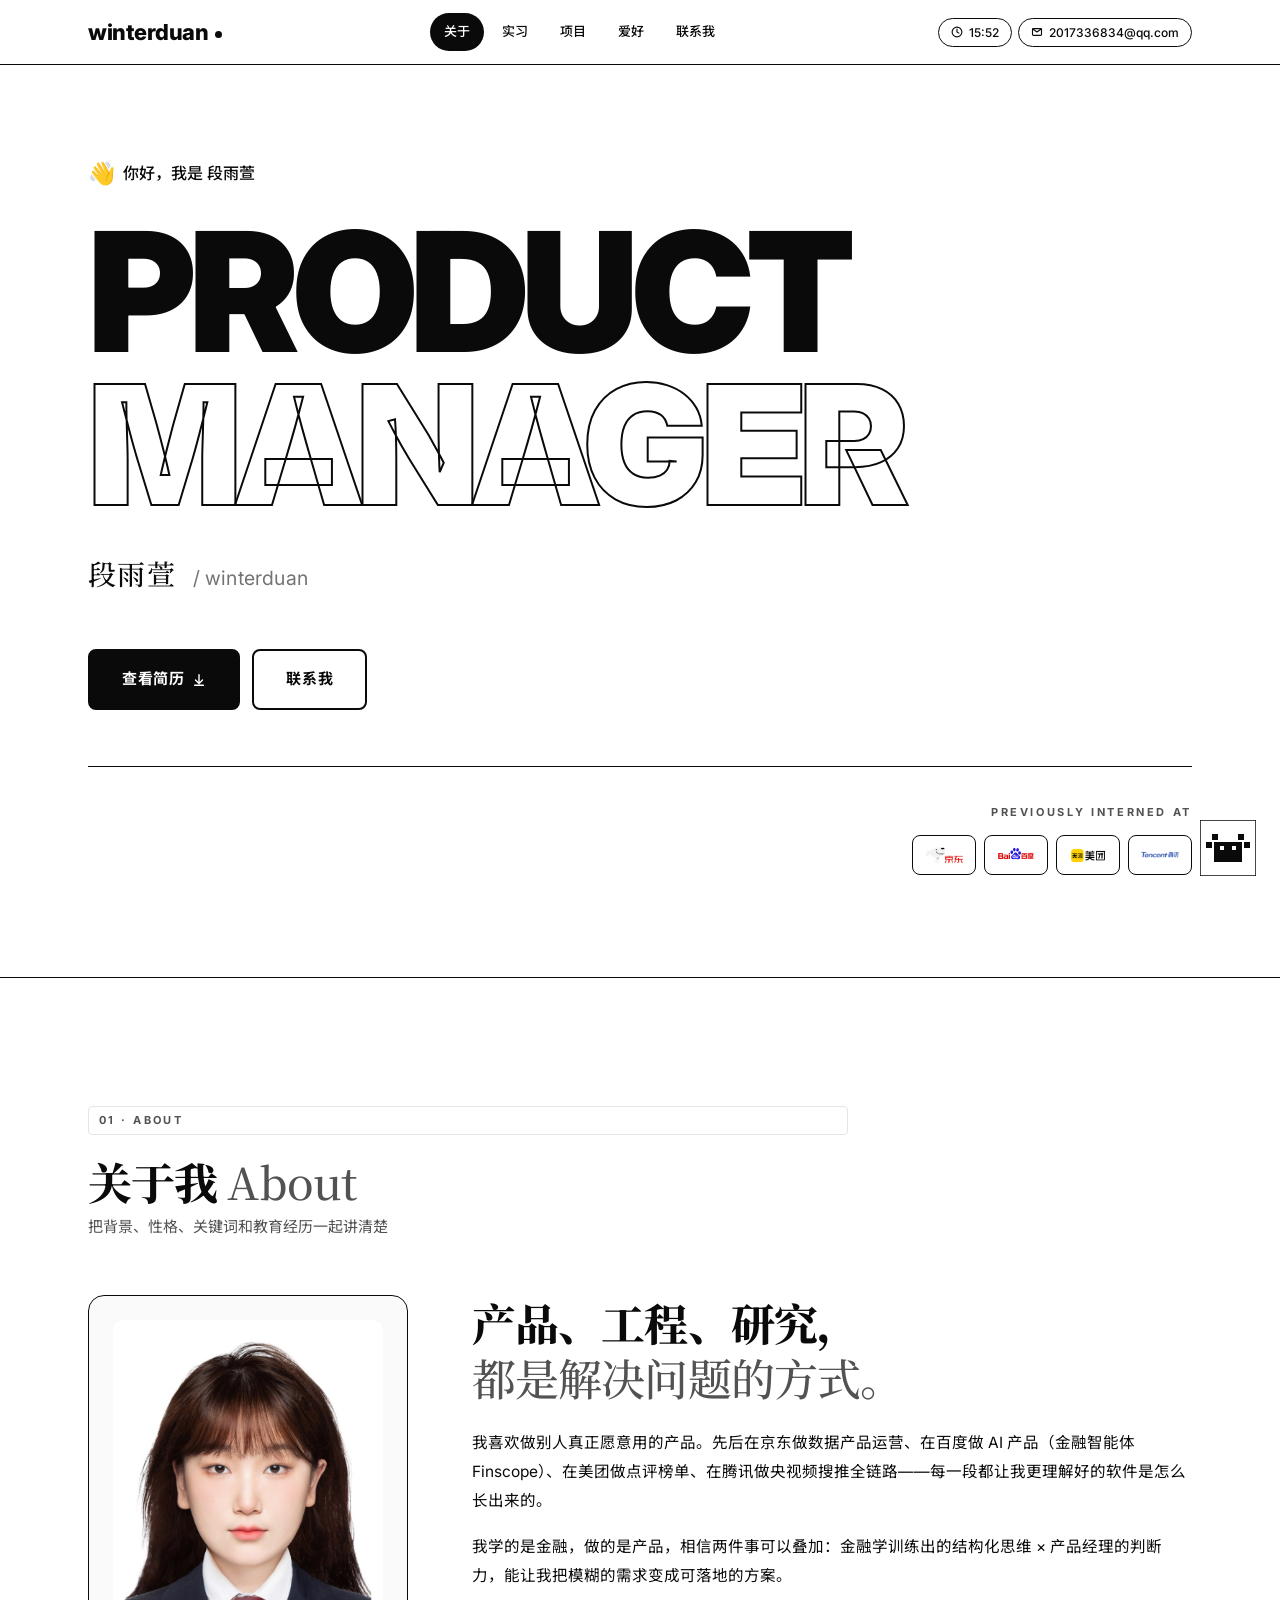
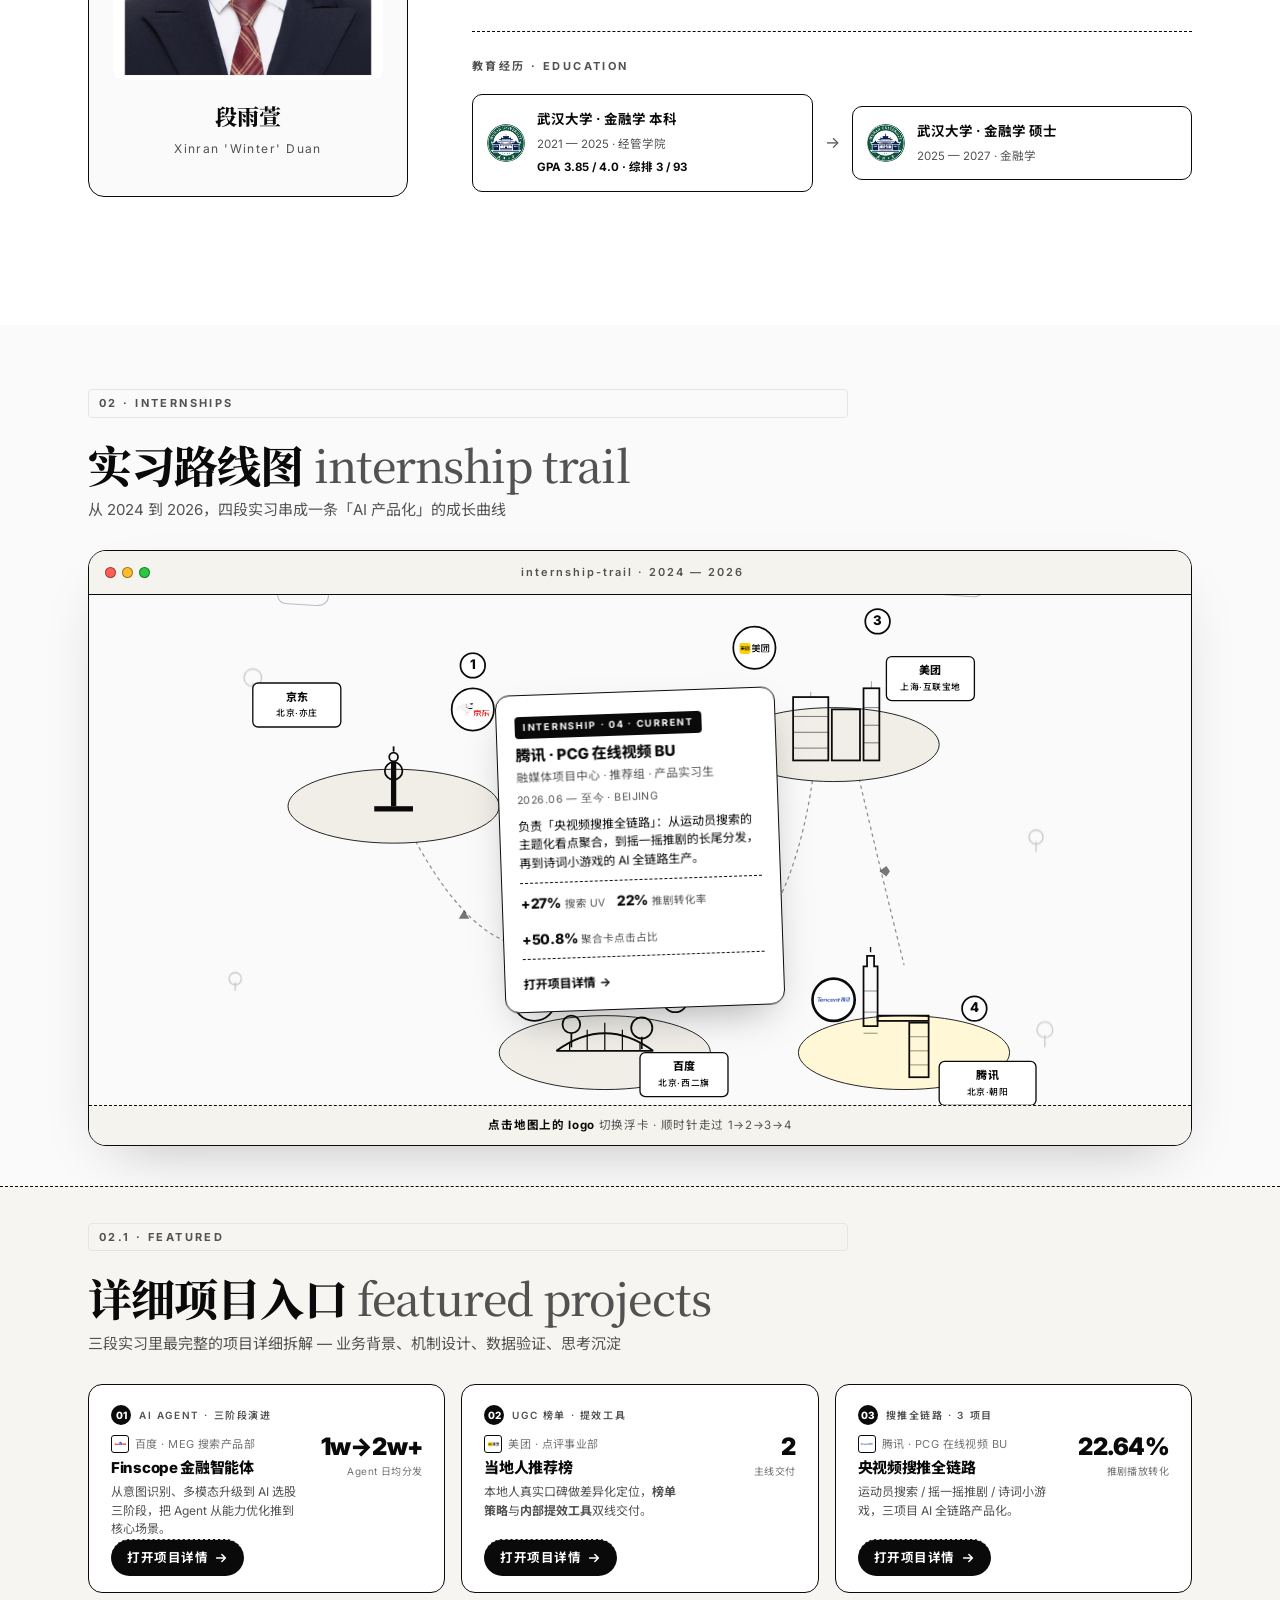
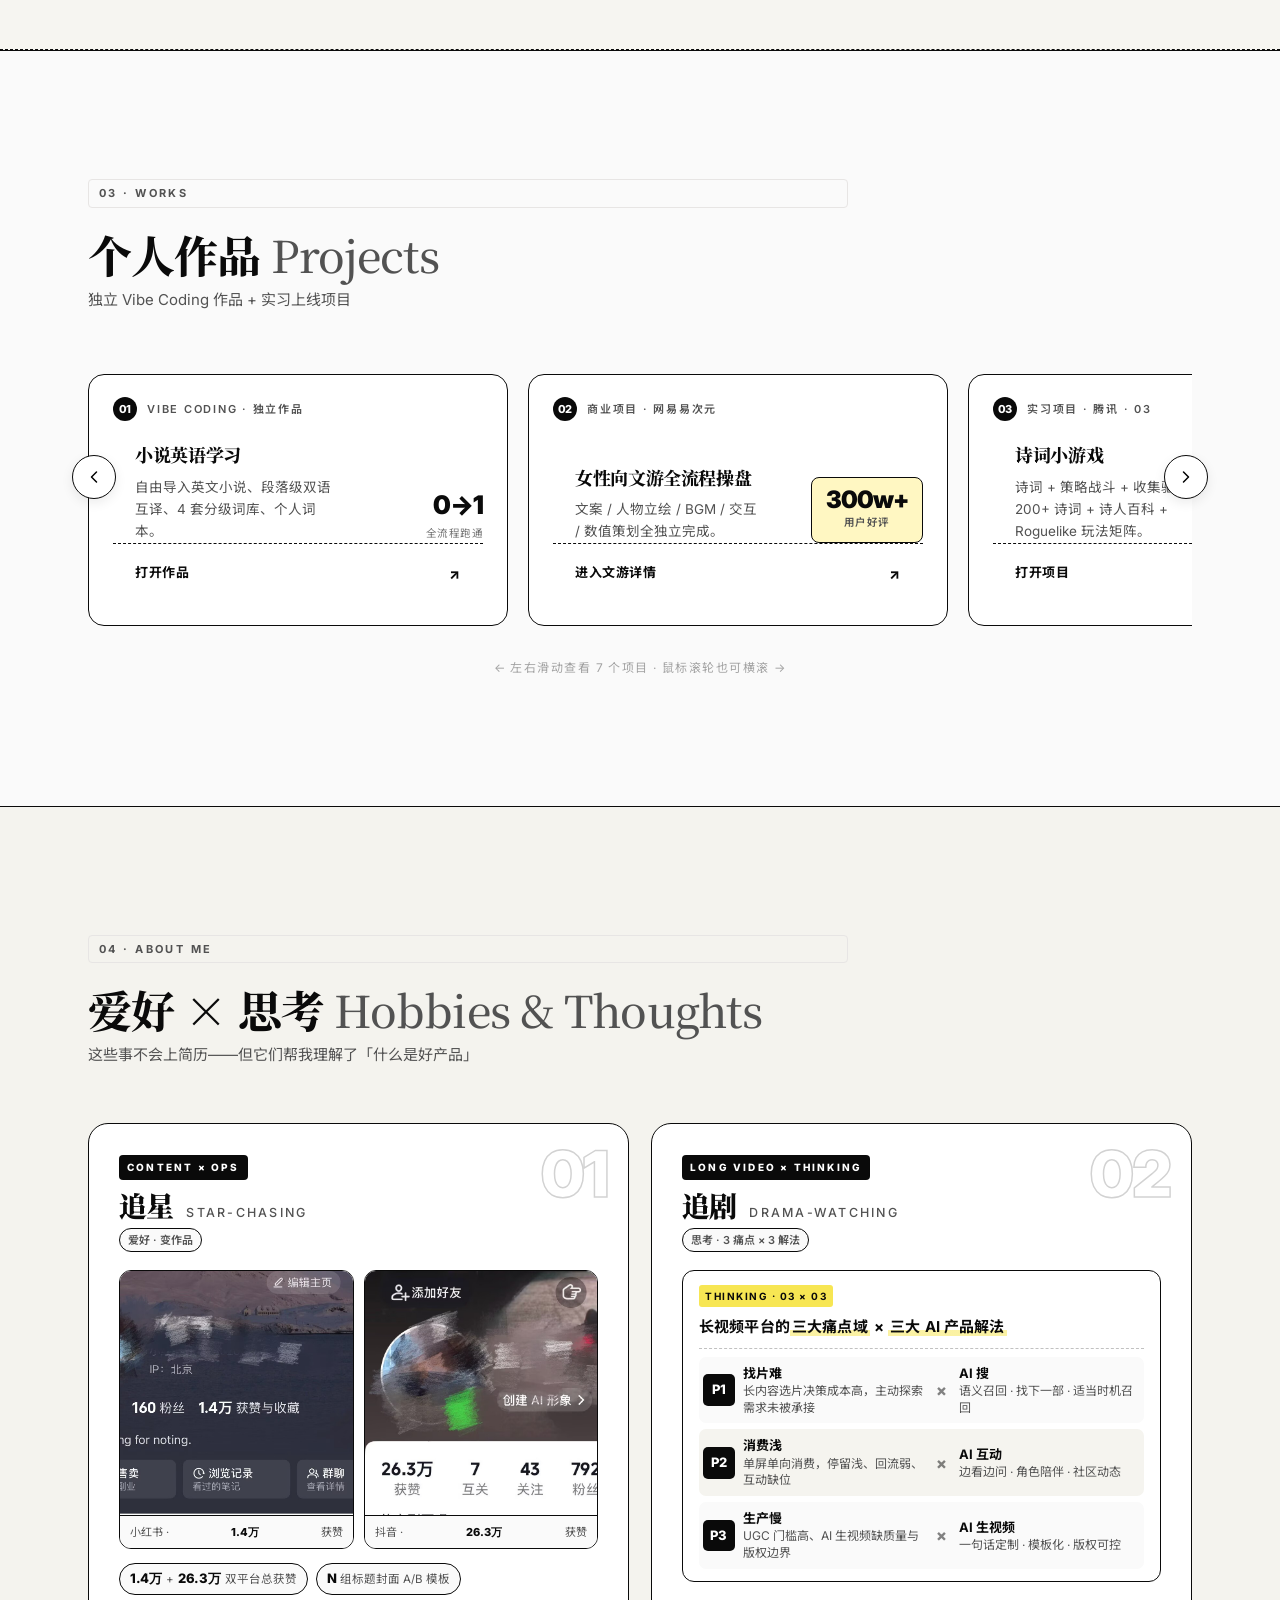
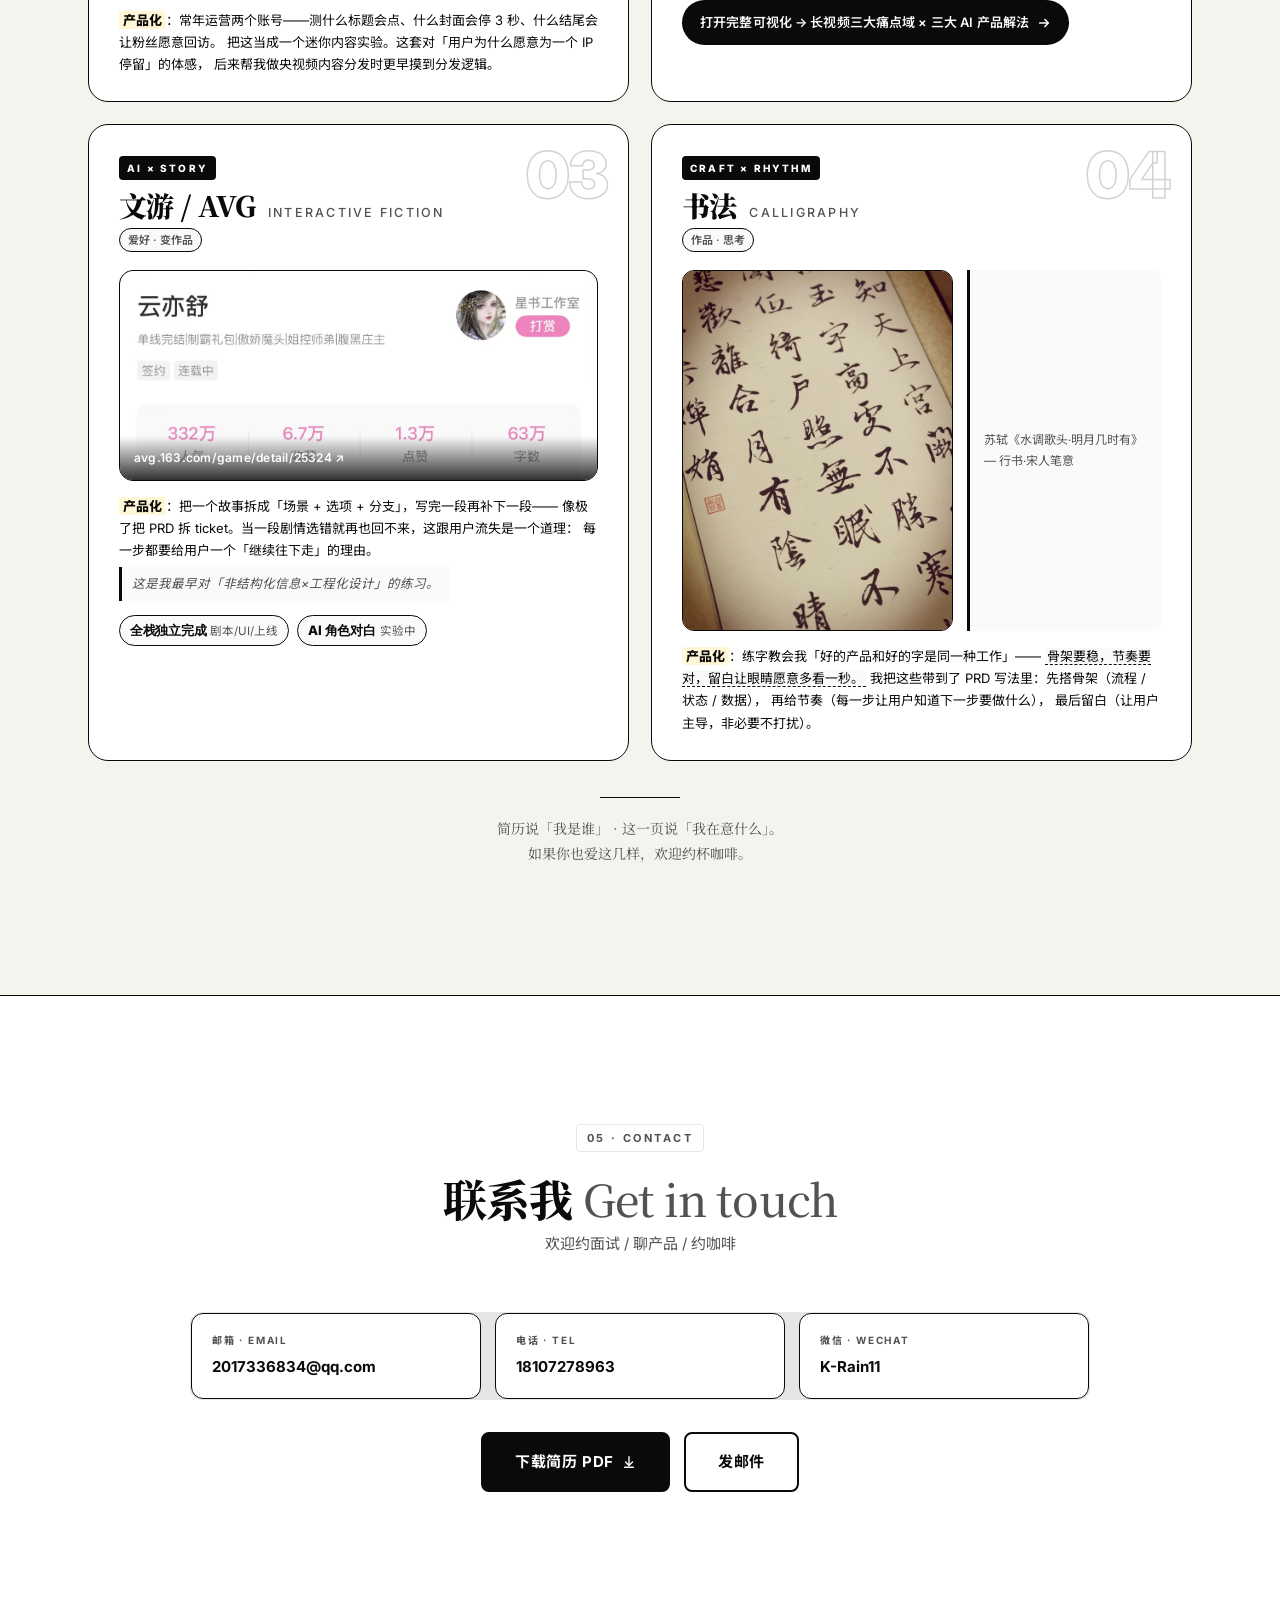
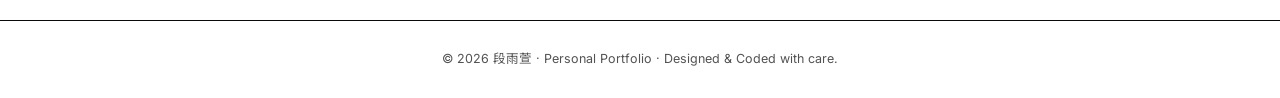
<file: index.html>
<!DOCTYPE html>
<html lang="zh-CN">
<head>
  <meta charset="UTF-8" />
  <meta name="viewport" content="width=device-width, initial-scale=1.0" />
  <title>段雨萱 · AI 产品经理 · 个人作品集</title>
  <meta name="description" content="段雨萱 · AI 产品经理 · 武汉大学金融硕士在读（2025-2027）。前腾讯 PCG 视频 / 百度 MEG 搜索 / 美团点评 产品实习。" />
  <link rel="preconnect" href="https://fonts.googleapis.com">
  <link rel="preconnect" href="https://fonts.gstatic.com" crossorigin>
  <link href="https://fonts.googleapis.com/css2?family=Inter:wght@400;500;600;700;800;900&family=Noto+Serif+SC:wght@500;700;800;900&family=Noto+Sans+SC:wght@400;500;700&display=swap" rel="stylesheet">
  <link rel="stylesheet" href="styles.css" />
</head>
<body class="page-rich">

  <!-- ============== HEADER ============== -->
  <header class="site-header site-header--rich">
<div class="container header-inner">
          <a class="brand brand--rich" href="#hero">winterduan</a>

          <nav class="nav nav--rich" aria-label="主导航">
        <a href="#about" class="nav-pill">关于</a>
        <a href="#internships" class="nav-pill">实习</a>
        <a href="#works" class="nav-pill">项目</a>
        <a href="#aboutme" class="nav-pill">爱好</a>
        <a href="#contact" class="nav-pill">联系我</a>
      </nav>

      <div class="brand-tools">
        <button class="tool-chip tool-chip--time" id="timeChip" type="button" title="本地时间">
          <svg class="icon" viewBox="0 0 16 16" fill="none" stroke="currentColor" stroke-width="1.5" stroke-linecap="round" stroke-linejoin="round"><circle cx="8" cy="8" r="6.5"/><path d="M8 4v4l2.5 1.5"/></svg>
          <span id="liveTime">--:--</span>
        </button>
        <button class="tool-chip tool-chip--mail" id="mailChip" type="button" title="点击复制邮箱">
          <svg class="icon" viewBox="0 0 16 16" fill="none" stroke="currentColor" stroke-width="1.5" stroke-linecap="round" stroke-linejoin="round"><rect x="2" y="3.5" width="12" height="9" rx="1.2"/><path d="M2.5 4l5.5 4 5.5-4"/></svg>
          2017336834@qq.com
        </button>
      </div>
    </div>
  </header>

  <main>

    <!-- ============== HERO ============== -->
    <section id="hero" class="hero-rich">
      <div class="container">

        <div class="hero-greeting">
          <span class="wave">👋</span>
          <span>你好，我是 段雨萱</span>
        </div>

        <h1 class="hero-title">
          <span class="line-solid">PRODUCT</span>
          <span class="line-outline">MANAGER</span>
        </h1>

        <p class="hero-name-sub hero-name-sub--big">段雨萱 <span class="hero-name-en">/ winterduan</span></p>

        <div class="hero-actions">
          <a class="btn btn--primary btn--lg" href="./assets/resume.pdf" download>
            <span>查看简历</span>
            <svg viewBox="0 0 16 16" width="14" height="14" fill="none" stroke="currentColor" stroke-width="1.6" stroke-linecap="round" stroke-linejoin="round"><path d="M8 2v9M4 8l4 4 4-4M3 14h10"/></svg>
          </a>
          <a class="btn btn--ghost btn--lg" href="#contact">联系我</a>
        </div>

        <!-- 底部状态条：Bingo 风格 PREVIOUSLY INTERNED AT -->
        <div class="hero-statusbar hero-statusbar--single">
          <div class="hero-status hero-status--end hero-status--solo">
            <strong>PREVIOUSLY INTERNED AT</strong>
            <div class="hero-status__logos">
              <a href="#internships" data-id="jd" aria-label="京东"><img src="./assets/logo-jd.png" alt="京东" /></a>
              <a href="#internships" data-id="baidu" aria-label="百度"><img src="./assets/logo-baidu.png" alt="百度" /></a>
              <a href="#internships" data-id="meituan" aria-label="美团"><img src="./assets/logo-meituan.png" alt="美团" /></a>
              <a href="#internships" data-id="tencent" aria-label="腾讯"><img src="./assets/logo-tencent.png" alt="腾讯" /></a>
            </div>
          </div>
        </div>

      </div>
    </section>

    <!-- ============== ABOUT ============== -->
    <section id="about" class="section-block">
      <div class="container">
        <div class="section-head">
          <span class="section-num">01 · ABOUT</span>
          <h2 class="section-title">关于我 <em>About</em></h2>
          <p class="section-sub">把背景、性格、关键词和教育经历一起讲清楚</p>
        </div>

        <div class="about-grid">

          <aside class="idcard">
            <div class="idcard__avatar">
              <img class="idcard__avatar-img" src="./assets/me-portrait.png" alt="段雨萱 证件照" loading="lazy" />
            </div>
            <h3 class="idcard__name">段雨萱</h3>
            <div class="idcard__name-en">Xinran 'Winter' Duan</div>
          </aside>

          <div class="about-body">
            <h3>产品、工程、研究，<br/><em>都是解决问题的方式。</em></h3>

            <p>我喜欢做别人真正愿意用的产品。先后在京东做数据产品运营、在百度做 AI 产品（金融智能体 Finscope）、在美团做点评榜单、在腾讯做央视频搜推全链路——每一段都让我更理解好的软件是怎么长出来的。</p>

            <p>我学的是金融，做的是产品，相信两件事可以叠加：金融学训练出的结构化思维 × 产品经理的判断力，能让我把模糊的需求变成可落地的方案。</p>

            <div class="edu-line">
              <h4>教育经历 · EDUCATION</h4>
              <div class="edu-timeline">
                <div class="edu-step">
                  <img class="edu-step__logo" src="./assets/whu-logo.png" alt="武汉大学" />
                  <div class="edu-step__body">
                    <span class="edu-step__name">武汉大学 · 金融学 本科</span>
                    <span class="edu-step__meta">2021 — 2025 · 经管学院</span>
                    <span class="edu-step__meta edu-step__meta--accent">GPA 3.85 / 4.0 · 综排 3 / 93</span>
                  </div>
                </div>
                <span class="edu-arrow">→</span>
                <div class="edu-step">
                  <img class="edu-step__logo" src="./assets/whu-logo.png" alt="武汉大学" />
                  <div class="edu-step__body">
                    <span class="edu-step__name">武汉大学 · 金融学 硕士</span>
                    <span class="edu-step__meta">2025 — 2027 · 金融学</span>
                  </div>
                </div>
              </div>
            </div>
          </div>

        </div>
      </div>
    </section>
<!-- ============== INTERNSHIPS · TRAIL ============== -->
    <section id="internships" class="internship-section" style="border-top: none;">
      <div class="container">
        <div class="section-head">
          <span class="section-num">02 · INTERNSHIPS</span>
          <h2 class="section-title">实习路线图 <em>internship trail</em></h2>
          <p class="section-sub">从 2024 到 2026，四段实习串成一条「AI 产品化」的成长曲线</p>
        </div>

        <div class="internship-window">

          <div class="window-bar">
            <div class="window-dots">
              <span class="dot dot--r"></span>
              <span class="dot dot--y"></span>
              <span class="dot dot--g"></span>
            </div>
            <div class="window-title">internship-trail · 2024 — 2026</div>
            <div class="window-empty"></div>
          </div>

          <div class="internship-canvas">

            <svg viewBox="0 80 1000 580" class="trail-svg" xmlns="http://www.w3.org/2000/svg" aria-label="实习蛇形路径">

              <!-- 远景云朵装饰 -->
              <g class="trail-deco-cloud">
                <path d="M 100,90 q -12,0 -12,-12 q 0,-12 14,-12 q 4,-10 16,-10 q 14,0 16,12 q 12,0 12,12 q 0,12 -14,12 z"/>
                <path d="M 850,80 q -10,0 -10,-10 q 0,-10 12,-10 q 4,-8 14,-8 q 12,0 14,10 q 10,0 10,10 q 0,10 -12,10 z"/>
                <path d="M 380,60 q -8,0 -8,-8 q 0,-8 10,-8 q 3,-6 12,-6 q 10,0 12,8 q 8,0 8,8 q 0,8 -10,8 z"/>
              </g>

              <!-- 远景小树 -->
              <g class="trail-deco-tree">
                <g transform="translate(60,180)"><line x1="0" y1="0" x2="0" y2="14" stroke="#0a0a0a"/><circle cx="0" cy="-6" r="10" fill="none"/></g>
                <g transform="translate(950,360)"><line x1="0" y1="0" x2="0" y2="12" stroke="#0a0a0a"/><circle cx="0" cy="-5" r="8" fill="none"/></g>
                <g transform="translate(40,520)"><line x1="0" y1="0" x2="0" y2="10" stroke="#0a0a0a"/><circle cx="0" cy="-4" r="7" fill="none"/></g>
                <g transform="translate(960,580)"><line x1="0" y1="0" x2="0" y2="14" stroke="#0a0a0a"/><circle cx="0" cy="-6" r="9" fill="none"/></g>
              </g>

              <!-- 河流装饰（底部弯曲） -->
              <path d="M 0,680 Q 250,660 500,680 T 1000,680" class="trail-path" opacity="0.25"/>

              <!-- ============ 蛇形主路径 1→2→3→4 ============ -->
              <!-- 1 → 2: 左上到中下 -->
              <path class="trail-path" d="M 220,310 Q 280,440 340,470 Q 400,500 460,520"/>
              <!-- 2 → 3: 中下到右上（关键转折） -->
              <path class="trail-path" d="M 460,520 Q 520,560 600,500 Q 680,440 700,260"/>
              <!-- 3 → 4: 右上到右下 -->
              <path class="trail-path" d="M 740,250 Q 770,380 800,500"/>

              <!-- 路径中点的小箭头标记 -->
              <g fill="#0a0a0a" opacity="0.55">
                <polygon points="300,438 294,448 306,448" />
                <polygon points="600,498 592,505 600,495" />
                <polygon points="780,388 772,394 780,400 784,394" />
              </g>

              <!-- ============ 站点 1：京东 北京·亦庄 ============ -->
              <g class="trail-node" data-id="jd">
                <ellipse cx="220" cy="320" rx="120" ry="42" class="trail-island"/>
                <!-- 建筑剪影：东方明珠风电视塔 -->
                <g transform="translate(220,300)">
                  <rect x="-22" y="20" width="44" height="6" fill="#0a0a0a"/>
                  <rect x="-3" y="-30" width="6" height="50" fill="#0a0a0a"/>
                  <circle cx="0" cy="-20" r="10" fill="none" stroke="#0a0a0a" stroke-width="2"/>
                  <circle cx="0" cy="-36" r="5" fill="none" stroke="#0a0a0a" stroke-width="2"/>
                  <line x1="0" y1="-42" x2="0" y2="-48" stroke="#0a0a0a" stroke-width="2"/>
                </g>
                <rect x="60" y="180" width="100" height="50" rx="6" class="trail-nameplate"/>
                <text x="110" y="200" class="trail-name">京东</text>
                <text x="110" y="218" class="trail-city">北京·亦庄</text>
                <g transform="translate(310,210)">
                  <circle r="24" class="trail-logo-ring"/>
                  <clipPath id="trailClipJd"><circle r="22"/></clipPath>
                  <image href="./assets/logo-jd.png" x="-20" y="-15" width="40" height="30" preserveAspectRatio="xMidYMid meet" clip-path="url(#trailClipJd)"/>
                </g>
                <g transform="translate(310,160)">
                  <circle r="14" class="trail-num"/>
                  <text class="trail-num-text" x="0" y="0">1</text>
                </g>
              </g>

              <!-- ============ 站点 2：百度 北京·西二旗 ============ -->
              <g class="trail-node" data-id="baidu">
                <ellipse cx="460" cy="600" rx="120" ry="42" class="trail-island"/>
                <!-- 建筑剪影：拱桥+树 -->
                <g transform="translate(460,580)">
                  <path d="M -55,18 Q 0,-22 55,18" fill="none" stroke="#0a0a0a" stroke-width="2"/>
                  <line x1="-55" y1="18" x2="55" y2="18" stroke="#0a0a0a" stroke-width="2"/>
                  <line x1="-40" y1="8" x2="-40" y2="18" stroke="#0a0a0a" stroke-width="1.4"/>
                  <line x1="-20" y1="-6" x2="-20" y2="18" stroke="#0a0a0a" stroke-width="1.4"/>
                  <line x1="0" y1="-14" x2="0" y2="18" stroke="#0a0a0a" stroke-width="1.4"/>
                  <line x1="20" y1="-6" x2="20" y2="18" stroke="#0a0a0a" stroke-width="1.4"/>
                  <line x1="40" y1="8" x2="40" y2="18" stroke="#0a0a0a" stroke-width="1.4"/>
                  <circle cx="-38" cy="-12" r="10" fill="none" stroke="#0a0a0a" stroke-width="2"/>
                  <line x1="-38" y1="-2" x2="-38" y2="14" stroke="#0a0a0a" stroke-width="2"/>
                  <circle cx="42" cy="-8" r="12" fill="none" stroke="#0a0a0a" stroke-width="2"/>
                  <line x1="42" y1="2" x2="42" y2="16" stroke="#0a0a0a" stroke-width="2"/>
                </g>
                <rect x="500" y="600" width="100" height="50" rx="6" class="trail-nameplate"/>
                <text x="550" y="620" class="trail-name">百度</text>
                <text x="550" y="638" class="trail-city">北京·西二旗</text>
                <g transform="translate(380,540)">
                  <circle r="24" class="trail-logo-ring"/>
                  <clipPath id="trailClipBaidu"><circle r="22"/></clipPath>
                  <image href="./assets/logo-baidu.png" x="-20" y="-15" width="40" height="30" preserveAspectRatio="xMidYMid meet" clip-path="url(#trailClipBaidu)"/>
                </g>
                <g transform="translate(540,540)">
                  <circle r="14" class="trail-num"/>
                  <text class="trail-num-text" x="0" y="0">2</text>
                </g>
              </g>

              <!-- ============ 站点 3：美团 上海·互联宝地 ============ -->
              <g class="trail-node" data-id="meituan">
                <ellipse cx="720" cy="250" rx="120" ry="42" class="trail-island"/>
                <!-- 建筑剪影：互联宝地 1929 创意园区改造写字楼（横向线条+玻璃幕墙） -->
                <g transform="translate(720,230)" stroke="#0a0a0a" stroke-width="2" fill="none">
                  <!-- 主体方块楼群：左高右低错落 -->
                  <rect x="-46" y="-34" width="40" height="72"/>
                  <rect x="-2" y="-20" width="32" height="58"/>
                  <rect x="34" y="-44" width="18" height="82"/>
                  <!-- 横向楼板线条 -->
                  <line x1="-46" y1="-12" x2="-6" y2="-12" stroke-width="1" opacity="0.6"/>
                  <line x1="-46" y1="6"  x2="-6" y2="6"  stroke-width="1" opacity="0.6"/>
                  <line x1="-46" y1="24" x2="-6" y2="24" stroke-width="1" opacity="0.6"/>
                  <line x1="34" y1="-22" x2="52" y2="-22" stroke-width="1" opacity="0.6"/>
                  <line x1="34" y1="-2"  x2="52" y2="-2"  stroke-width="1" opacity="0.6"/>
                  <line x1="34" y1="18"  x2="52" y2="18"  stroke-width="1" opacity="0.6"/>
                  <!-- 顶部屋顶细节 -->
                  <line x1="-26" y1="-34" x2="-26" y2="-40" stroke-width="1" opacity="0.4"/>
                  <line x1="43" y1="-44" x2="43" y2="-52" stroke-width="1" opacity="0.4"/>
                </g>
                <rect x="780" y="150" width="100" height="50" rx="6" class="trail-nameplate"/>
                <text x="830" y="170" class="trail-name">美团</text>
                <text x="830" y="188" class="trail-city">上海·互联宝地</text>
                <g transform="translate(630,140)">
                  <circle r="24" class="trail-logo-ring"/>
                  <clipPath id="trailClipMeituan"><circle r="22"/></clipPath>
                  <image href="./assets/logo-meituan.png" x="-20" y="-15" width="40" height="30" preserveAspectRatio="xMidYMid meet" clip-path="url(#trailClipMeituan)"/>
                </g>
                <g transform="translate(770,110)">
                  <circle r="14" class="trail-num"/>
                  <text class="trail-num-text" x="0" y="0">3</text>
                </g>
              </g>

              <!-- ============ 站点 4：腾讯 北京·朝阳（当前） ============ -->
              <g class="trail-node is-active" data-id="tencent">
                <ellipse cx="800" cy="600" rx="120" ry="42" class="trail-island"/>
                <!-- 建筑剪影：朝阳商务区双子楼（国贸/中国尊风格高塔+横向连桥） -->
                <g transform="translate(800,580)" fill="none" stroke="#0a0a0a" stroke-width="2">
                  <!-- 主楼（左）：高耸流线塔，顶部收口 -->
                  <path d="M -46,-10 L -46,-78 L -42,-78 L -42,-90 L -34,-90 L -34,-78 L -30,-78 L -30,-10 Z"/>
                  <!-- 主楼顶部冠顶 -->
                  <line x1="-38" y1="-94" x2="-38" y2="-100" stroke-width="1.5"/>
                  <!-- 次楼（右）：方正塔楼 -->
                  <rect x="6" y="-14" width="22" height="62"/>
                  <!-- 横向连桥 -->
                  <rect x="-30" y="-22" width="58" height="6"/>
                  <!-- 主楼横向楼层线条 -->
                  <line x1="-46" y1="-2"  x2="-30" y2="-2"  stroke-width="1" opacity="0.5"/>
                  <line x1="-46" y1="-26" x2="-30" y2="-26" stroke-width="1" opacity="0.5"/>
                  <line x1="-46" y1="-50" x2="-30" y2="-50" stroke-width="1" opacity="0.5"/>
                  <!-- 次楼横向楼层线条 -->
                  <line x1="6" y1="2"  x2="28" y2="2"  stroke-width="1" opacity="0.5"/>
                  <line x1="6" y1="18" x2="28" y2="18" stroke-width="1" opacity="0.5"/>
                  <line x1="6" y1="34" x2="28" y2="34" stroke-width="1" opacity="0.5"/>
                </g>
                <rect x="840" y="610" width="110" height="50" rx="6" class="trail-nameplate"/>
                <text x="895" y="630" class="trail-name">腾讯</text>
                <text x="895" y="648" class="trail-city">北京·朝阳</text>
                <g transform="translate(720,540)">
                  <circle r="24" class="trail-logo-ring"/>
                  <clipPath id="trailClipTencent"><circle r="22"/></clipPath>
                  <image href="./assets/logo-tencent.png" x="-20" y="-15" width="40" height="30" preserveAspectRatio="xMidYMid meet" clip-path="url(#trailClipTencent)"/>
                </g>
                <g transform="translate(880,550)">
                  <circle r="14" class="trail-num"/>
                  <text class="trail-num-text" x="0" y="0">4</text>
                </g>
              </g>

            </svg>

            <!-- 中心浮卡（绝对定位覆盖在 SVG 上） -->
            <div class="trail-floatcard" id="trailFloatcard" aria-live="polite">
              <span class="trail-floatcard__tag" id="fc-tag">INTERNSHIP · 04 · CURRENT</span>
              <div class="trail-floatcard__title" id="fc-title">腾讯 · PCG 在线视频 BU</div>
              <div class="trail-floatcard__role" id="fc-role">融媒体项目中心 · 推荐组 · 产品实习生</div>
              <div class="trail-floatcard__period" id="fc-period">2026.06 — 至今 · SHENZHEN</div>
              <p class="trail-floatcard__desc" id="fc-desc">负责「央视频搜推全链路」：从运动员搜索的语义召回，到摇一摇推剧的智能分发，到诗词小游戏的 AI 化生产，把 AI 当一个业务方来管理。</p>
              <div class="trail-floatcard__metrics" id="fc-metrics">
                <span><b>+66.7%</b> 搜索点击</span>
                <span><b>+106%</b> 日均播放</span>
                <span><b>3.08 万</b> 摇剧 UV</span>
              </div>
              <a class="trail-floatcard__link" id="fc-link" href="./project-yangshipin.html">打开项目详情</a>
            </div>

          </div>

          <div class="trail-hint">
            <strong>点击地图上的 logo</strong> 切换浮卡 · 顺时针走过 1→2→3→4
          </div>

        </div>
      </div>
    </section>

    <!-- ============== FEATURED PROJECT ENTRIES ============== -->
    <section class="intern-project-entries">
      <div class="container">
        <div class="section-head">
          <span class="section-num">02.1 · FEATURED</span>
          <h2 class="section-title">详细项目入口 <em>featured projects</em></h2>
          <p class="section-sub">三段实习里最完整的项目详细拆解 — 业务背景、机制设计、数据验证、思考沉淀</p>
        </div>

        <div class="intern-project-grid">

          <a class="intern-project-card" href="./project-finscope.html">
            <div class="intern-project-card__eyebrow">
              <span class="intern-project-card__num">01</span>
              <span class="intern-project-card__cat">AI Agent · 三阶段演进</span>
            </div>
            <div class="intern-project-card__title-row">
              <div class="intern-project-card__title-block">
                <div class="intern-project-card__head">
                  <img src="./assets/logo-baidu.png" alt="百度" />
                  <span style="font-size:11px;color:#737373;letter-spacing:0.04em;">百度 · MEG 搜索产品部</span>
                </div>
                <h3>Finscope 金融智能体</h3>
                <p>从意图识别、多模态升级到 AI 选股三阶段，把 Agent 从能力优化推到核心场景。</p>
              </div>
              <div class="intern-project-card__headline">
                <b>1w→2w+</b>
                <span>Agent 日均分发</span>
              </div>
            </div>
            <div class="intern-project-card__cta">
              打开项目详情
              <svg viewBox="0 0 16 16" width="14" height="14" fill="none" stroke="currentColor" stroke-width="1.8" stroke-linecap="round" stroke-linejoin="round" style="margin-left:auto;"><path d="M3 8h10M9 4l4 4-4 4"/></svg>
            </div>
          </a>

          <a class="intern-project-card" href="./project-meituan.html">
            <div class="intern-project-card__eyebrow">
              <span class="intern-project-card__num">02</span>
              <span class="intern-project-card__cat">UGC 榜单 · 提效工具</span>
            </div>
            <div class="intern-project-card__title-row">
              <div class="intern-project-card__title-block">
                <div class="intern-project-card__head">
                  <img src="./assets/logo-meituan.png" alt="美团" />
                  <span style="font-size:11px;color:#737373;letter-spacing:0.04em;">美团 · 点评事业部</span>
                </div>
                <h3>当地人推荐榜</h3>
                <p>本地人真实口碑做差异化定位，<b>榜单策略</b>与<b>内部提效工具</b>双线交付。</p>
              </div>
              <div class="intern-project-card__headline">
                <b>2</b>
                <span>主线交付</span>
              </div>
            </div>
            <div class="intern-project-card__cta">
              打开项目详情
              <svg viewBox="0 0 16 16" width="14" height="14" fill="none" stroke="currentColor" stroke-width="1.8" stroke-linecap="round" stroke-linejoin="round" style="margin-left:auto;"><path d="M3 8h10M9 4l4 4-4 4"/></svg>
            </div>
          </a>

          <a class="intern-project-card" href="./project-yangshipin.html">
            <div class="intern-project-card__eyebrow">
              <span class="intern-project-card__num">03</span>
              <span class="intern-project-card__cat">搜推全链路 · 3 项目</span>
            </div>
            <div class="intern-project-card__title-row">
              <div class="intern-project-card__title-block">
                <div class="intern-project-card__head">
                  <img src="./assets/logo-tencent.png" alt="腾讯" />
                  <span style="font-size:11px;color:#737373;letter-spacing:0.04em;">腾讯 · PCG 在线视频 BU</span>
                </div>
                <h3>央视频搜推全链路</h3>
                <p>运动员搜索 / 摇一摇推剧 / 诗词小游戏，三项目 AI 全链路产品化。</p>
              </div>
              <div class="intern-project-card__headline">
                <b>22.64%</b>
                <span>推剧播放转化</span>
              </div>
            </div>
            <div class="intern-project-card__cta">
              打开项目详情
              <svg viewBox="0 0 16 16" width="14" height="14" fill="none" stroke="currentColor" stroke-width="1.8" stroke-linecap="round" stroke-linejoin="round" style="margin-left:auto;"><path d="M3 8h10M9 4l4 4-4 4"/></svg>
            </div>
          </a>

        </div>
      </div>
    </section>

    <!-- ============== WORKS ============== -->
    <section id="works" class="works-rich">
      <div class="container">
        <div class="section-head">
          <span class="section-num">03 · WORKS</span>
          <h2 class="section-title">个人作品 <em>Projects</em></h2>
          <p class="section-sub">独立 Vibe Coding 作品 + 实习上线项目</p>
        </div>

        <div class="works-rail">
          <button class="works-rail__nav works-rail__nav--prev" aria-label="向左">
            <svg viewBox="0 0 24 24" width="20" height="20" fill="none" stroke="currentColor" stroke-width="1.8" stroke-linecap="round" stroke-linejoin="round"><path d="M15 6l-6 6 6 6"/></svg>
          </button>
          <div class="works-rail__track" id="works-rail">

            <a class="work-tile work-tile--rail" href="./project-novel.html">
              <div class="work-tile__eyebrow">
                <span class="work-tile__num">01</span>
                <span class="work-tile__cat">Vibe Coding · 独立作品</span>
              </div>
              <div class="work-tile__title-row">
                <div class="work-tile__title-block">
                  <h3 class="work-tile__title">小说英语学习</h3>
                  <p class="work-tile__desc">自由导入英文小说、段落级双语互译、4 套分级词库、个人词本。</p>
                </div>
                <div class="work-tile__headline">
                  <b>0→1</b>
                  <span>全流程跑通</span>
                </div>
              </div>
              <div class="work-tile__foot">
                <span>打开作品</span><i>↗</i>
              </div>
            </a>

            <a class="work-tile work-tile--rail work-tile--text" href="./project-yiciyuan.html">
              <div class="work-tile__eyebrow">
                <span class="work-tile__num">02</span>
                <span class="work-tile__cat">商业项目 · 网易易次元</span>
              </div>
              <div class="work-tile__title-row">
                <div class="work-tile__title-block">
                  <h3 class="work-tile__title">女性向文游全流程操盘</h3>
                  <p class="work-tile__desc">文案 / 人物立绘 / BGM / 交互 / 数值策划全独立完成。</p>
                </div>
                <div class="work-tile__headline">
                  <b>300w+</b>
                  <span>用户好评</span>
                </div>
              </div>
              <div class="work-tile__foot">
                <span>进入文游详情</span><i>↗</i>
              </div>
            </a>

            <a class="work-tile work-tile--rail" href="./project-yangshipin.html#game-case">
              <div class="work-tile__eyebrow">
                <span class="work-tile__num">03</span>
                <span class="work-tile__cat">实习项目 · 腾讯 · 03</span>
              </div>
              <div class="work-tile__title-row">
                <div class="work-tile__title-block">
                  <h3 class="work-tile__title">诗词小游戏</h3>
                  <p class="work-tile__desc">诗词 + 策略战斗 + 收集驱动，200+ 诗词 + 诗人百科 + Roguelike 玩法矩阵。</p>
                </div>
                <div class="work-tile__headline">
                  <b>40%+</b>
                  <span>次留验证</span>
                </div>
              </div>
              <div class="work-tile__foot">
                <span>打开项目</span><i>↗</i>
              </div>
            </a>

            <a class="work-tile work-tile--rail" href="./project-yangshipin.html#shake-case">
              <div class="work-tile__eyebrow">
                <span class="work-tile__num">04</span>
                <span class="work-tile__cat">实习项目 · 腾讯 · 02</span>
              </div>
              <div class="work-tile__title-row">
                <div class="work-tile__title-block">
                  <h3 class="work-tile__title">摇一摇推剧小应用</h3>
                  <p class="work-tile__desc">盲盒式种草 + 情绪场景标签 + 旁路探索通道，唤醒沉睡长尾。</p>
                </div>
                <div class="work-tile__headline">
                  <b>22.64%</b>
                  <span>播放转化</span>
                </div>
              </div>
              <div class="work-tile__foot">
                <span>打开项目</span><i>↗</i>
              </div>
            </a>

            <a class="work-tile work-tile--rail" href="./project-yangshipin.html#search-case">
              <div class="work-tile__eyebrow">
                <span class="work-tile__num">05</span>
                <span class="work-tile__cat">实习项目 · 腾讯 · 01</span>
              </div>
              <div class="work-tile__title-row">
                <div class="work-tile__title-block">
                  <h3 class="work-tile__title">运动员搜索优化</h3>
                  <p class="work-tile__desc">AI-Native 工作流做主题化看点聚合，试点点击 +36%、UV +27%。</p>
                </div>
                <div class="work-tile__headline">
                  <b>50.8%</b>
                  <span>聚合卡点击占比</span>
                </div>
              </div>
              <div class="work-tile__foot">
                <span>打开项目</span><i>↗</i>
              </div>
            </a>

            <a class="work-tile work-tile--rail" href="./project-finscope.html">
              <div class="work-tile__eyebrow">
                <span class="work-tile__num">06</span>
                <span class="work-tile__cat">实习项目 · 百度 MEG</span>
              </div>
              <div class="work-tile__title-row">
                <div class="work-tile__title-block">
                  <h3 class="work-tile__title">Finscope 金融智能体</h3>
                  <p class="work-tile__desc">Agent 基础能力 → 多模态升级 → AI 选股三阶段演进。</p>
                </div>
                <div class="work-tile__headline">
                  <b>1w→2w+</b>
                  <span>Agent 日均分发</span>
                </div>
              </div>
              <div class="work-tile__foot">
                <span>打开项目</span><i>↗</i>
              </div>
            </a>

            <a class="work-tile work-tile--rail" href="./project-meituan.html">
              <div class="work-tile__eyebrow">
                <span class="work-tile__num">07</span>
                <span class="work-tile__cat">实习项目 · 美团点评</span>
              </div>
              <div class="work-tile__title-row">
                <div class="work-tile__title-block">
                  <h3 class="work-tile__title">大众点评·当地人推荐榜</h3>
                  <p class="work-tile__desc">用「本地人真实口碑」做差异化定位，榜单策略 + 内部提效工具双线交付。</p>
                </div>
                <div class="work-tile__headline">
                  <b>+35%</b>
                  <span>排查效率</span>
                </div>
              </div>
              <div class="work-tile__foot">
                <span>打开项目</span><i>↗</i>
              </div>
            </a>

          </div>
          <button class="works-rail__nav works-rail__nav--next" aria-label="向右">
            <svg viewBox="0 0 24 24" width="20" height="20" fill="none" stroke="currentColor" stroke-width="1.8" stroke-linecap="round" stroke-linejoin="round"><path d="M9 6l6 6-6 6"/></svg>
          </button>
        </div>

        <p class="works-rail__hint">← 左右滑动查看 7 个项目 · 鼠标滚轮也可横滚 →</p>
      </div>
    </section>

    <!-- ============== ABOUT ME · HOBBIES & THOUGHTS ============== -->
    <section id="aboutme" class="aboutme-rich">
      <div class="container">
        <div class="section-head">
          <span class="section-num">04 · ABOUT ME</span>
          <h2 class="section-title">爱好 × 思考 <em>Hobbies &amp; Thoughts</em></h2>
          <p class="section-sub">这些事不会上简历——但它们帮我理解了「什么是好产品」</p>
        </div>

        <div class="aboutme-grid">

          <!-- ============ HOBBY 01 · 追星 ============ -->
          <article class="hobby-card">
            <div class="hobby-card__num">01</div>
            <header class="hobby-card__head">
              <span class="hobby-card__cat">CONTENT × OPS</span>
              <h3 class="hobby-card__title">追星 <span>Star-chasing</span></h3>
              <span class="hobby-card__tag">爱好 · 变作品</span>
            </header>

            <div class="hobby-card__body">
              <div class="hobby-doublephones">
                <a class="hobby-phone" href="javascript:void(0)" aria-label="小红书截图">
                  <img src="./assets/me-xhs.png" alt="小红书主页" loading="lazy" />
                  <div class="hobby-phone__caption">小红书 · <b>1.4万</b> 获赞</div>
                </a>
                <a class="hobby-phone" href="javascript:void(0)" aria-label="抖音截图">
                  <img src="./assets/me-douyin.png" alt="抖音主页" loading="lazy" />
                  <div class="hobby-phone__caption">抖音 · <b>26.3万</b> 获赞</div>
                </a>
              </div>

              <div class="hobby-card__metrics">
                <span class="hobby-card__metric--big"><b>1.4万</b> + <b>26.3万</b> 双平台总获赞</span>
                <span><b>N</b> 组标题封面 A/B 模板</span>
              </div>

              <p class="hobby-card__thought">
                <strong>产品化</strong>：常年运营两个账号——测什么标题会点、什么封面会停 3 秒、什么结尾会让粉丝愿意回访。
                把这当成一个迷你内容实验。这套对「用户为什么愿意为一个 IP 停留」的体感，
                后来帮我做央视频内容分发时更早摸到分发逻辑。
              </p>
            </div>
          </article>

          <!-- ============ HOBBY 02 · 追剧 + 长视频思考 ============ -->
          <article class="hobby-card">
            <div class="hobby-card__num">02</div>
            <header class="hobby-card__head">
              <span class="hobby-card__cat">LONG VIDEO × THINKING</span>
              <h3 class="hobby-card__title">追剧 <span>Drama-watching</span></h3>
              <span class="hobby-card__tag">思考 · 3 痛点 × 3 解法</span>
            </header>

            <div class="hobby-card__body">

              <div class="hobby-matrix">
                <div class="hobby-matrix__head">
                  <span class="hobby-matrix__eyebrow">THINKING · 03 × 03</span>
                  <h4 class="hobby-matrix__title">长视频平台的<span>三大痛点域</span> × <span>三大 AI 产品解法</span></h4>
                </div>
                <div class="hobby-matrix__grid">

                  <div class="hobby-matrix__row">
                    <span class="hobby-matrix__pain">P1</span>
                    <div class="hobby-matrix__painText"><b>找片难</b><span>长内容选片决策成本高，主动探索需求未被承接</span></div>
                    <span class="hobby-matrix__cross">×</span>
                    <div class="hobby-matrix__solText"><b>AI 搜</b><span>语义召回 · 找下一部 · 适当时机召回</span></div>
                  </div>

                  <div class="hobby-matrix__row">
                    <span class="hobby-matrix__pain">P2</span>
                    <div class="hobby-matrix__painText"><b>消费浅</b><span>单屏单向消费，停留浅、回流弱、互动缺位</span></div>
                    <span class="hobby-matrix__cross">×</span>
                    <div class="hobby-matrix__solText"><b>AI 互动</b><span>边看边问 · 角色陪伴 · 社区动态</span></div>
                  </div>
                  <div class="hobby-matrix__row">
                    <span class="hobby-matrix__pain">P3</span>
                    <div class="hobby-matrix__painText"><b>生产慢</b><span>UGC 门槛高、AI 生视频缺质量与版权边界</span></div>
                    <span class="hobby-matrix__cross">×</span>
                    <div class="hobby-matrix__solText"><b>AI 生视频</b><span>一句话定制 · 模板化 · 版权可控</span></div>
                  </div>
                </div>
              </div>

              <a class="hobby-matrix__link" href="./youku-ai/index.html">
                <span>打开完整可视化 → 长视频三大痛点域 × 三大 AI 产品解法</span>
                <svg viewBox="0 0 16 16" width="14" height="14" fill="none" stroke="currentColor" stroke-width="1.8" stroke-linecap="round" stroke-linejoin="round"><path d="M3 8h10M9 4l4 4-4 4"/></svg>
              </a>

            </div>
          </article>

          <!-- ============ HOBBY 03 · 文游 ============ -->
          <article class="hobby-card">
            <div class="hobby-card__num">03</div>
            <header class="hobby-card__head">
              <span class="hobby-card__cat">AI × STORY</span>
              <h3 class="hobby-card__title">文游 / AVG <span>Interactive Fiction</span></h3>
              <span class="hobby-card__tag">爱好 · 变作品</span>
            </header>

            <div class="hobby-card__body">

              <a class="hobby-screenshot" href="https://avg.163.com/game/detail/25324" target="_blank" rel="noopener" aria-label="在网易 AVG 平台打开作品">
                <img src="./assets/me-avg-game.png" alt="文游 AVG 截图" loading="lazy" />
                <div class="hobby-screenshot__overlay">
                  <span>avg.163.com/game/detail/25324 ↗</span>
                </div>
              </a>

              <p class="hobby-card__thought">
                <strong>产品化</strong>：把一个故事拆成「场景 + 选项 + 分支」，写完一段再补下一段——
                像极了把 PRD 拆 ticket。当一段剧情选错就再也回不来，这跟用户流失是一个道理：
                每一步都要给用户一个「继续往下走」的理由。
                <span class="hobby-card__quote">这是我最早对「非结构化信息×工程化设计」的练习。</span>
              </p>

              <div class="hobby-card__metrics">
                <span><b>全栈独立完成</b> 剧本/UI/上线</span>
                <span><b>AI 角色对白</b> 实验中</span>
              </div>

            </div>
          </article>

          <!-- ============ HOBBY 04 · 书法 ============ -->
          <article class="hobby-card">
            <div class="hobby-card__num">04</div>
            <header class="hobby-card__head">
              <span class="hobby-card__cat">CRAFT × RHYTHM</span>
              <h3 class="hobby-card__title">书法 <span>Calligraphy</span></h3>
              <span class="hobby-card__tag">作品 · 思考</span>
            </header>

            <div class="hobby-card__body">

              <div class="hobby-illust">
                <a class="hobby-calligraphy" href="javascript:void(0)" aria-label="苏轼《水调歌头》">
                  <img src="./assets/me-calligraphy.png" alt="苏轼《水调歌头》行书" loading="lazy" />
                </a>
                <div class="hobby-illust__caption">
                  苏轼《水调歌头·明月几时有》<br/>— 行书·宋人笔意
                </div>
              </div>

              <p class="hobby-card__thought">
                <strong>产品化</strong>：练字教会我「好的产品和好的字是同一种工作」——
                <em>骨架要稳，节奏要对，留白让眼睛愿意多看一秒。</em>
                我把这些带到了 PRD 写法里：先搭骨架（流程 / 状态 / 数据），
                再给节奏（每一步让用户知道下一步要做什么），
                最后留白（让用户主导，非必要不打扰）。
              </p>

            </div>
          </article>

        </div>

        <div class="aboutme-footer">
          <span class="aboutme-footer__rule"></span>
          <p>简历说「我是谁」 · 这一页说「我在意什么」。<br/>如果你也爱这几样，欢迎约杯咖啡。</p>
        </div>

      </div>
    </section>

    <!-- ============== CONTACT ============== -->
    <section id="contact" class="contact-rich">
      <div class="container">
        <div class="section-head" style="text-align: center; align-items: center; max-width: 100%;">
          <span class="section-num">05 · CONTACT</span>
          <h2 class="section-title">联系我 <em>Get in touch</em></h2>
          <p class="section-sub">欢迎约面试 / 聊产品 / 约咖啡</p>
        </div>

        <div class="contact-grid">
          <a class="contact-card" href="mailto:2017336834@qq.com">
            <div class="contact-label">邮箱 · EMAIL</div>
            <div class="contact-val">2017336834@qq.com</div>
          </a>
          <a class="contact-card" href="tel:18107278963">
            <div class="contact-label">电话 · TEL</div>
            <div class="contact-val">18107278963</div>
          </a>
          <div class="contact-card">
            <div class="contact-label">微信 · WECHAT</div>
            <div class="contact-val">K-Rain11</div>
          </div>
        </div>

        <div class="contact-cta-row">
          <a class="btn btn--primary btn--lg" href="./assets/resume.pdf" download>
            <span>下载简历 PDF</span>
            <svg viewBox="0 0 16 16" width="14" height="14" fill="none" stroke="currentColor" stroke-width="1.6" stroke-linecap="round" stroke-linejoin="round"><path d="M8 2v9M4 8l4 4 4-4M3 14h10"/></svg>
          </a>
          <a class="btn btn--ghost btn--lg" href="mailto:2017336834@qq.com">发邮件</a>
        </div>
      </div>
    </section>
  </main>

  <!-- ============== FOOTER ============== -->
  <footer class="site-footer site-footer--rich">
    <div class="container">
      <p>© 2026 段雨萱 · Personal Portfolio · Designed &amp; Coded with care.</p>
    </div>
  </footer>

  <!-- ============== 屏幕右下角像素小动物 ============== -->
  <a class="pixel-dog" href="#hero" aria-label="回到顶部">
    <svg viewBox="0 0 56 56" xmlns="http://www.w3.org/2000/svg">
      <rect x="0" y="0" width="56" height="56" fill="#fff" stroke="#0a0a0a" stroke-width="1.5"/>
      <g fill="#0a0a0a">
        <rect x="12" y="14" width="6" height="6"/>
        <rect x="38" y="14" width="6" height="6"/>
        <rect x="6" y="22" width="6" height="6"/>
        <rect x="44" y="22" width="6" height="6"/>
        <rect x="14" y="22" width="28" height="20"/>
        <rect x="20" y="26" width="4" height="4" fill="#fff"/>
        <rect x="32" y="26" width="4" height="4" fill="#fff"/>
        <rect x="26" y="34" width="4" height="2"/>
      </g>
    </svg>
  </a>

  <script>
    // ===== 实时时间 =====
    function updateTime() {
      const now = new Date();
      const hh = String(now.getHours()).padStart(2, '0');
      const mm = String(now.getMinutes()).padStart(2, '0');
      const el = document.getElementById('liveTime');
      if (el) el.textContent = `${hh}:${mm}`;
    }
    updateTime();
    setInterval(updateTime, 30000);

    // ===== 邮箱点击复制 =====
    const mailChip = document.getElementById('mailChip');
    if (mailChip) {
      const email = '2017336834@qq.com';
      mailChip.addEventListener('click', () => {
        navigator.clipboard?.writeText(email);
        const orig = mailChip.innerHTML;
        mailChip.innerHTML = '✓ 已复制';
        setTimeout(() => { mailChip.innerHTML = orig; }, 1500);
      });
    }

    // ===== 语言切换（占位） =====
    document.querySelectorAll('.lang-opt').forEach(el => {
      el.addEventListener('click', () => {
        document.querySelectorAll('.lang-opt').forEach(x => x.classList.remove('active'));
        el.classList.add('active');
      });
    });

    // ===== 实习路线图：点击节点切换中心浮卡 =====
    const floatcard = document.getElementById('trailFloatcard');
    const fc = {
      tag: document.getElementById('fc-tag'),
      title: document.getElementById('fc-title'),
      role: document.getElementById('fc-role'),
      period: document.getElementById('fc-period'),
      desc: document.getElementById('fc-desc'),
      metrics: document.getElementById('fc-metrics'),
      link: document.getElementById('fc-link')
    };
    const trailData = {
      jd: {
        tag: 'INTERNSHIP · 01',
        title: '京东 · 平台产品与研发中心',
        role: 'EasyBI 看板 · 产品运营实习生',
        period: '2024.10 — 2024.12 · BEIJING',
        desc: '从工单与售后数据中提炼 Top 问题，反哺产品迭代；搭建指标看板与自动告警，沉淀「数据 → 假设 → 行动」的闭环。',
        metrics: [
          { v: 'Top', l: '高频工单聚类' },
          { v: '7', l: '核心指标看板' }
        ],
        link: null
      },
      baidu: {
        tag: 'INTERNSHIP · 02',
        title: '百度 · MEG 搜索产品部',
        role: 'Finscope 金融智能体 · 产品实习生',
        period: '2026.01 — 2026.05 · BEIJING',
        desc: '把 FinChat 打造成能看懂行情、能选股、能复盘的金融 Agent：通过评测与 Badcase 拆解驱动基础能力，三阶段（基础选股器 → 自然语言选股 → 策略沉淀）让 AI 选股场景新增 PV 8%+。',
        metrics: [
          { v: '1w→2w+', l: 'Agent 日均分发' },
          { v: '+3% / +5%', l: 'PV / UV 提升' },
          { v: '3 阶段', l: '能力演进' }
        ],
        link: { href: './project-finscope.html', label: '打开项目详情' }
      },
      meituan: {
        tag: 'INTERNSHIP · 03',
        title: '美团 · 点评事业部',
        role: '当地人推荐榜 · 产品实习生',
        period: '2026.05 — 2026.07 · SHANGHAI',
        desc: '以「本地人真实口碑」为差异化定位打造榜单，为榜单城市覆盖度与本地化真实度负责：一条线做榜单策略（容量测算 / 准入策略 / 反向验证），一条线做内部提效工具（异动商家 Skill + 智能客服 Agent）。',
        metrics: [
          { v: '+35%', l: '排查效率' },
          { v: '80%', l: '工单自动处理' },
          { v: '100+', l: '知识库沉淀' }
        ],
        link: { href: './project-meituan.html', label: '打开项目详情' }
      },
      tencent: {
        tag: 'INTERNSHIP · 04 · CURRENT',
        title: '腾讯 · PCG 在线视频 BU',
        role: '融媒体项目中心 · 推荐组 · 产品实习生',
        period: '2026.06 — 至今 · BEIJING',
        desc: '负责「央视频搜推全链路」：从运动员搜索的主题化看点聚合，到摇一摇推剧的长尾分发，再到诗词小游戏的 AI 全链路生产。',
        metrics: [
          { v: '+27%', l: '搜索 UV' },
          { v: '22%', l: '推剧转化率' },
          { v: '+50.8%', l: '聚合卡点击占比' }
        ],
        link: { href: './project-yangshipin.html', label: '打开项目详情' }
      }
    };

    function renderFloatcard(id) {
      const d = trailData[id];
      if (!d || !floatcard) return;
      fc.tag.textContent = d.tag;
      fc.title.textContent = d.title;
      fc.role.textContent = d.role;
      fc.period.textContent = d.period;
      fc.desc.textContent = d.desc;
      fc.metrics.innerHTML = d.metrics
        .map(m => '<span><b>' + m.v + '</b> ' + m.l + '</span>').join('');
      if (d.link) {
        fc.link.setAttribute('href', d.link.href);
        fc.link.textContent = d.link.label;
        fc.link.style.display = '';
      } else {
        fc.link.style.display = 'none';
      }
      // 入场动画
      floatcard.classList.remove('is-pulsing');
      void floatcard.offsetWidth;
      floatcard.classList.add('is-pulsing');
    }

    // 默认渲染 tencent
    renderFloatcard('tencent');

    // 节点点击 / Hero 区 logo 点击都触发切换
    function activateTrail(id) {
      if (!trailData[id]) return;
      document.querySelectorAll('.trail-node').forEach(x => x.classList.remove('is-active'));
      const node = document.querySelector('.trail-node[data-id="' + id + '"]');
      if (node) node.classList.add('is-active');
      document.querySelectorAll('.hero-status__logos a').forEach(x => {
        x.classList.toggle('is-active', x.dataset.id === id);
      });
      renderFloatcard(id);
    }

    document.querySelectorAll('.trail-node').forEach(el => {
      el.addEventListener('click', () => activateTrail(el.dataset.id));
    });
    // Hero 区 logo 点击：联动地图 + 滚动到地图
    document.querySelectorAll('.hero-status__logos a[data-id]').forEach(el => {
      el.addEventListener('click', (e) => {
        const id = el.dataset.id;
        if (!trailData[id]) return;
        e.preventDefault();
        activateTrail(id);
        document.getElementById('internships')?.scrollIntoView({ behavior: 'smooth', block: 'start' });
      });
    });

    // ===== 滚动时高亮当前导航 =====
    const navLinks = document.querySelectorAll('.nav--rich a');
    const sections = ['#about', '#internships', '#works', '#aboutme', '#contact']
      .map(id => document.querySelector(id))
      .filter(Boolean);

    function setActive() {
      const scrollY = window.scrollY + 140;
      let current = sections[0]?.id;
      sections.forEach(sec => {
        if (sec.offsetTop <= scrollY) current = sec.id;
      });
      navLinks.forEach(a => {
        a.classList.toggle('is-active', a.getAttribute('href') === '#' + current);
      });
    }
    window.addEventListener('scroll', setActive, { passive: true });
    setActive();

    // ===== 个人作品横滑：左右按钮 + 滚轮横滚 =====
    (() => {
      const track = document.getElementById('works-rail');
      if (!track) return;
      const prev = document.querySelector('.works-rail__nav--prev');
      const next = document.querySelector('.works-rail__nav--next');
      const step = () => Math.max(280, track.clientWidth * 0.7);
      prev?.addEventListener('click', () => track.scrollBy({ left: -step(), behavior: 'smooth' }));
      next?.addEventListener('click', () => track.scrollBy({ left:  step(), behavior: 'smooth' }));
      // 鼠标滚轮横滚（带竖向 delta 转横向）
      track.addEventListener('wheel', (e) => {
        if (Math.abs(e.deltaY) > Math.abs(e.deltaX)) {
          e.preventDefault();
          track.scrollBy({ left: e.deltaY, behavior: 'auto' });
        }
      }, { passive: false });
    })();
  </script>
</body>
</html>
</file>
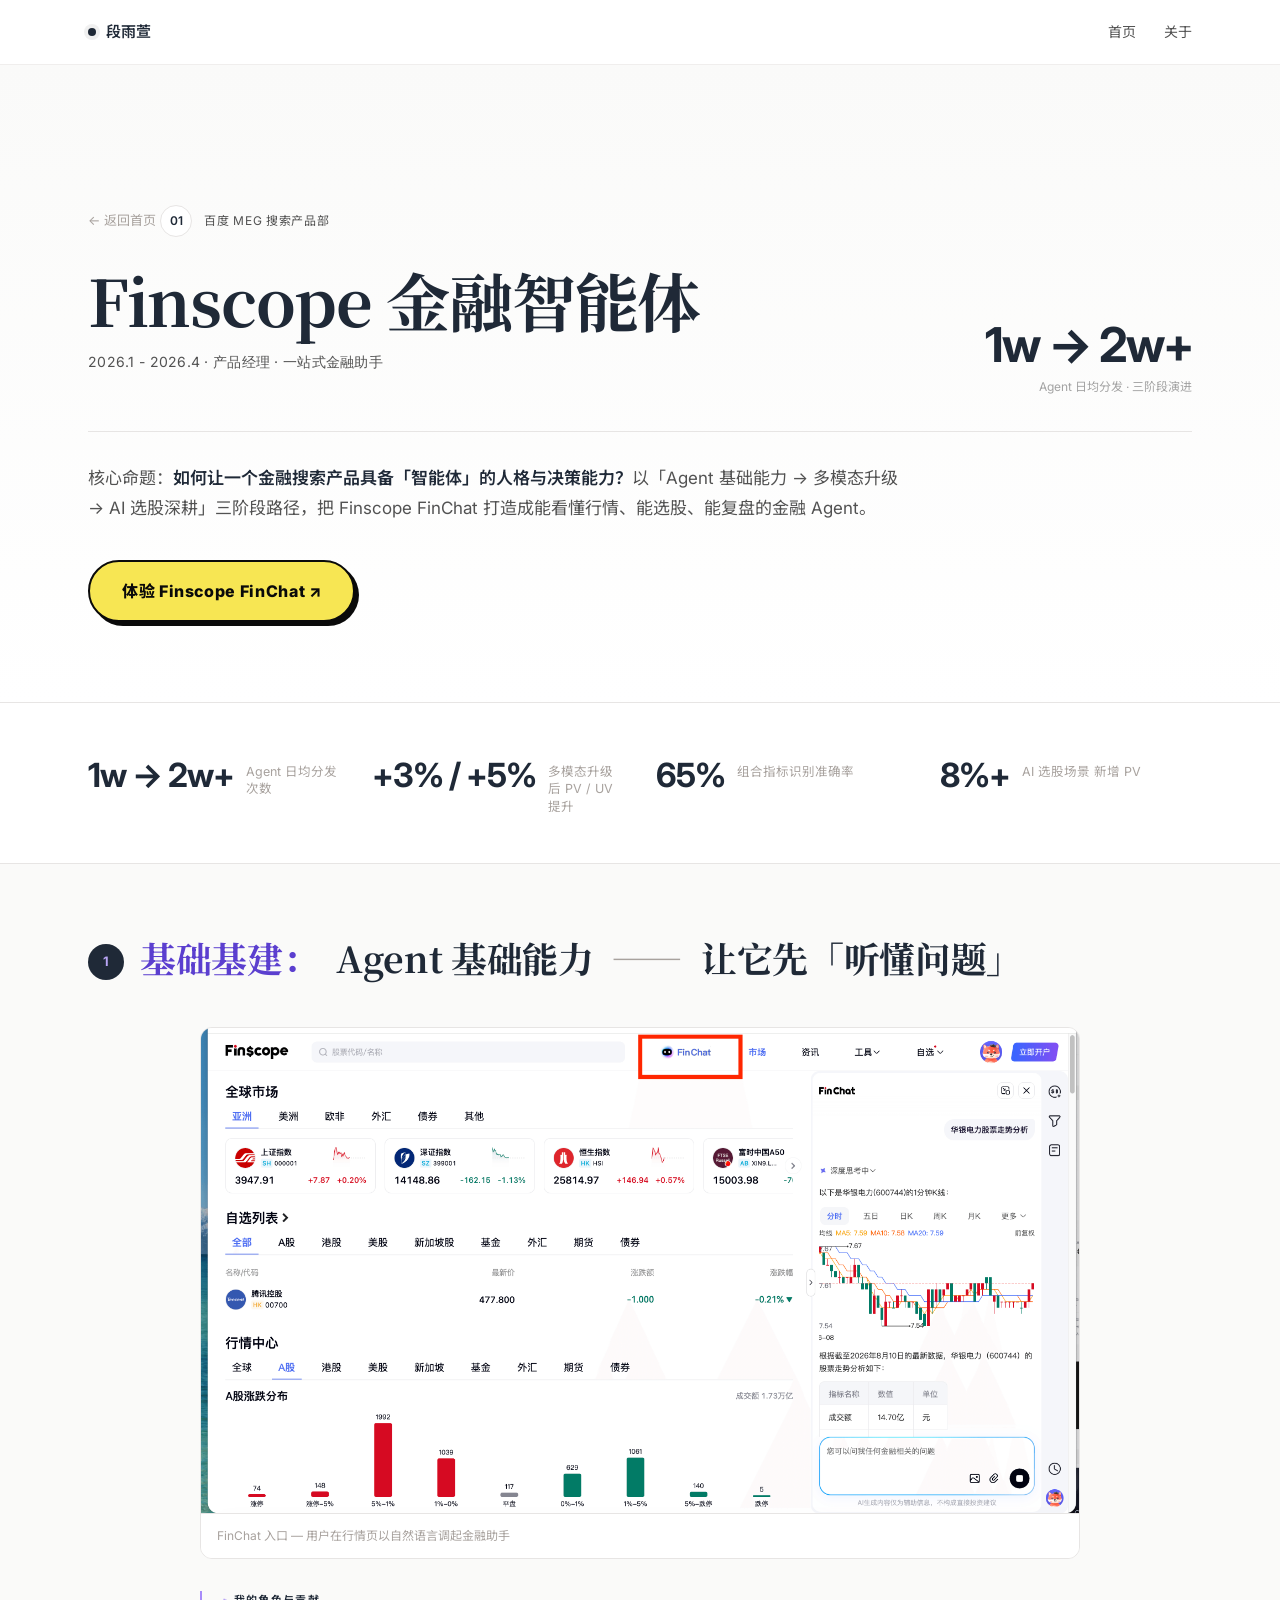
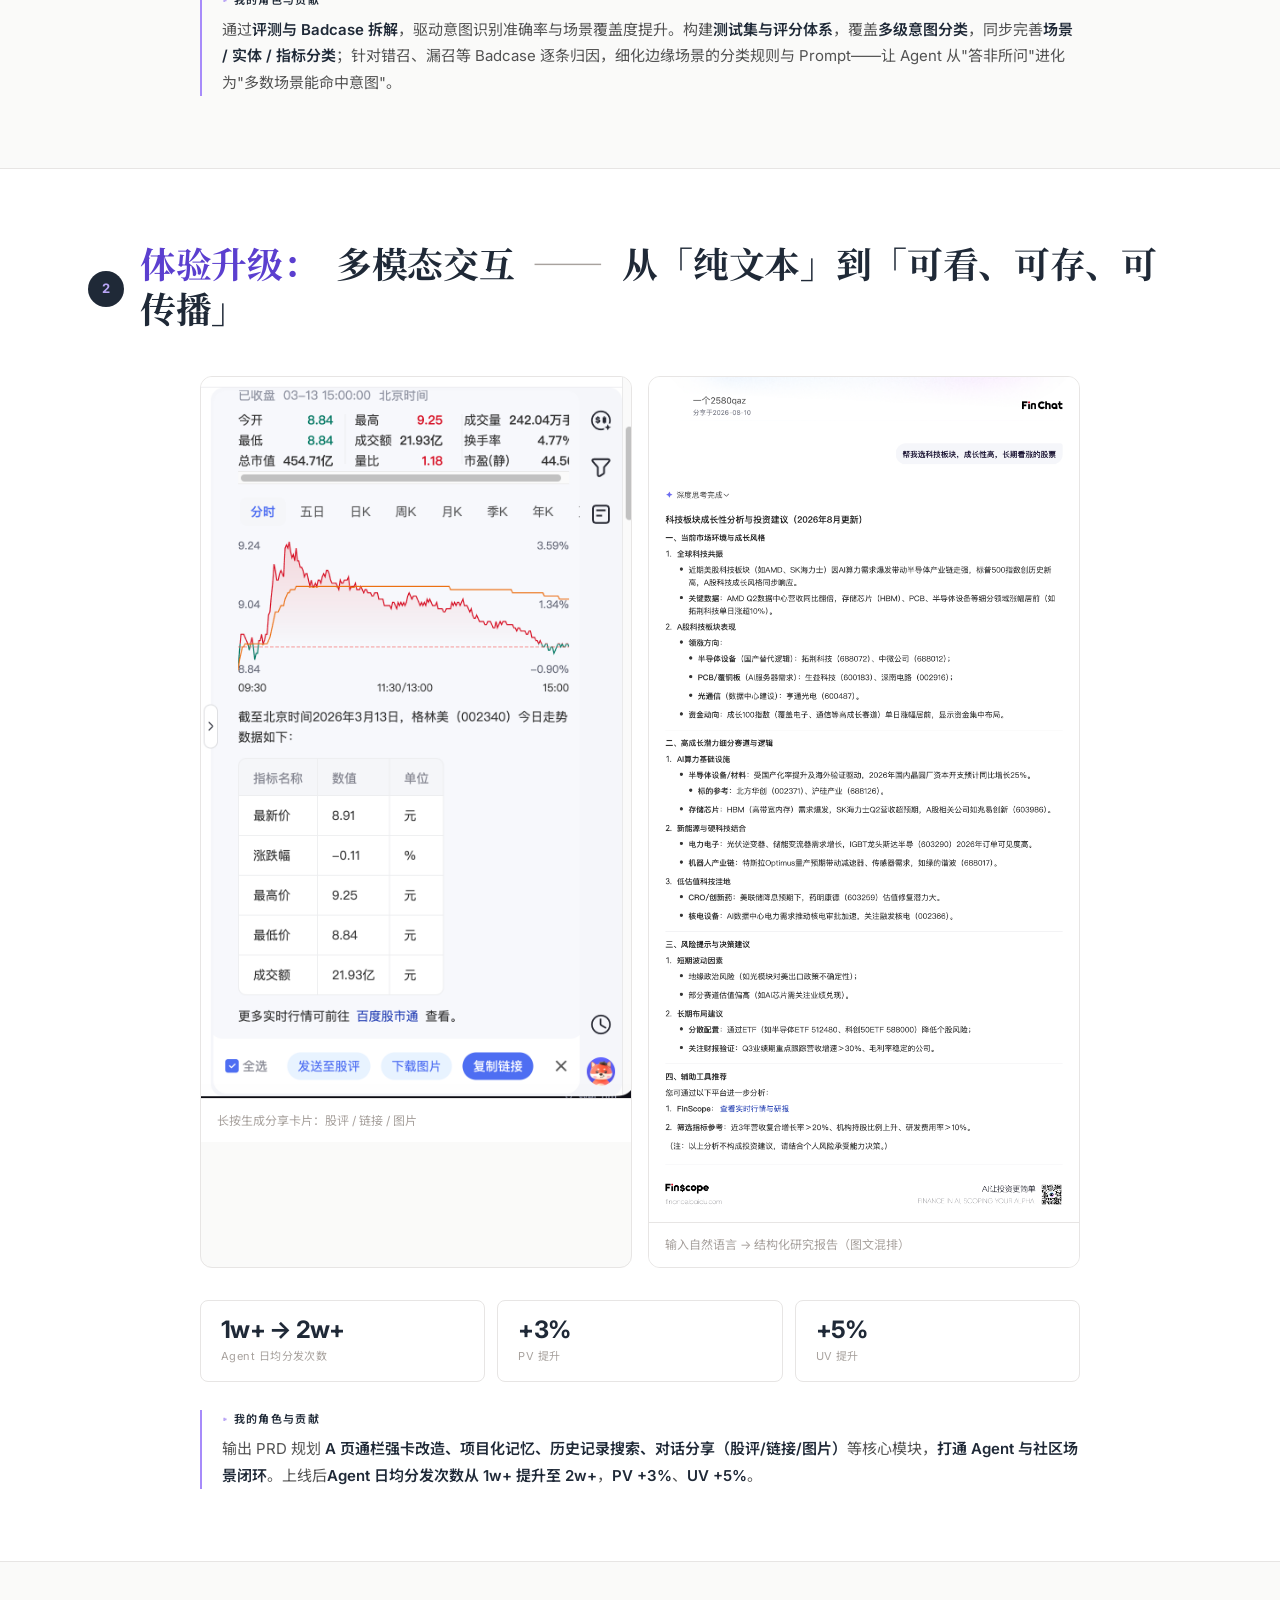
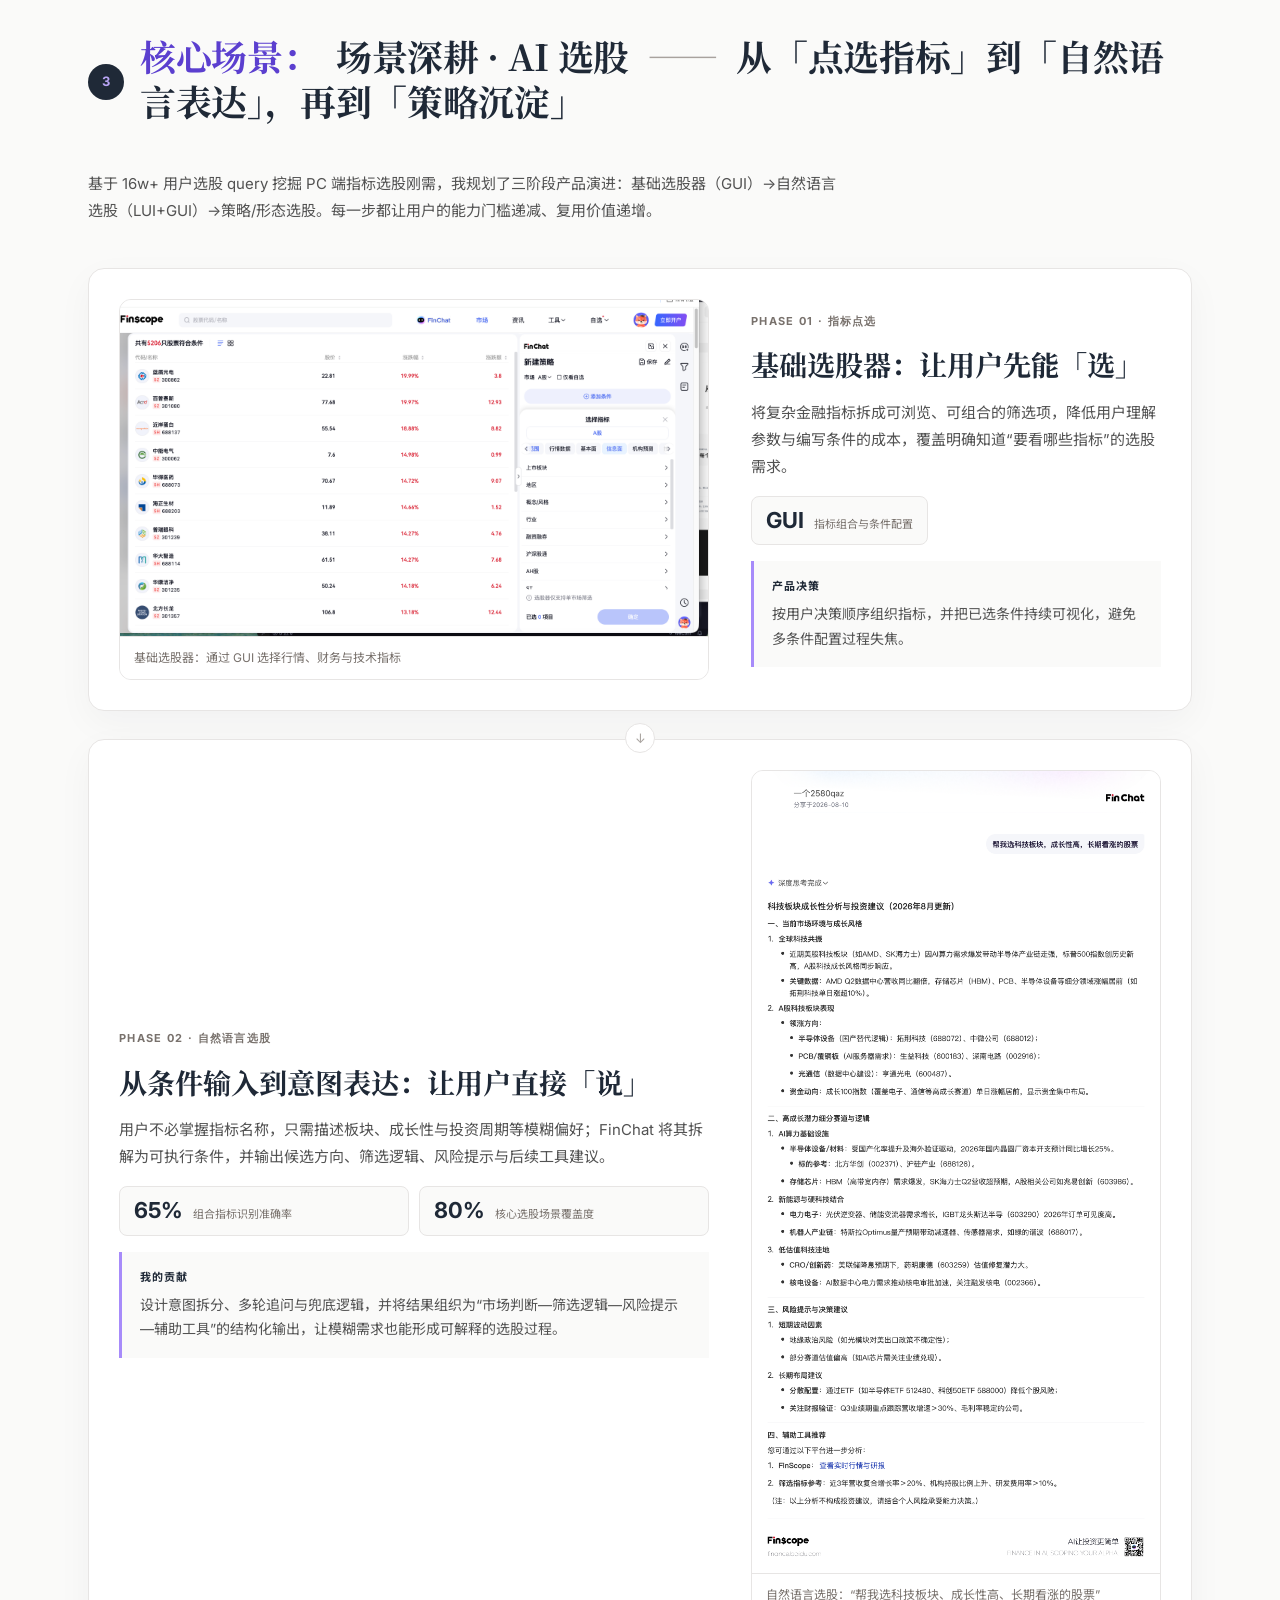
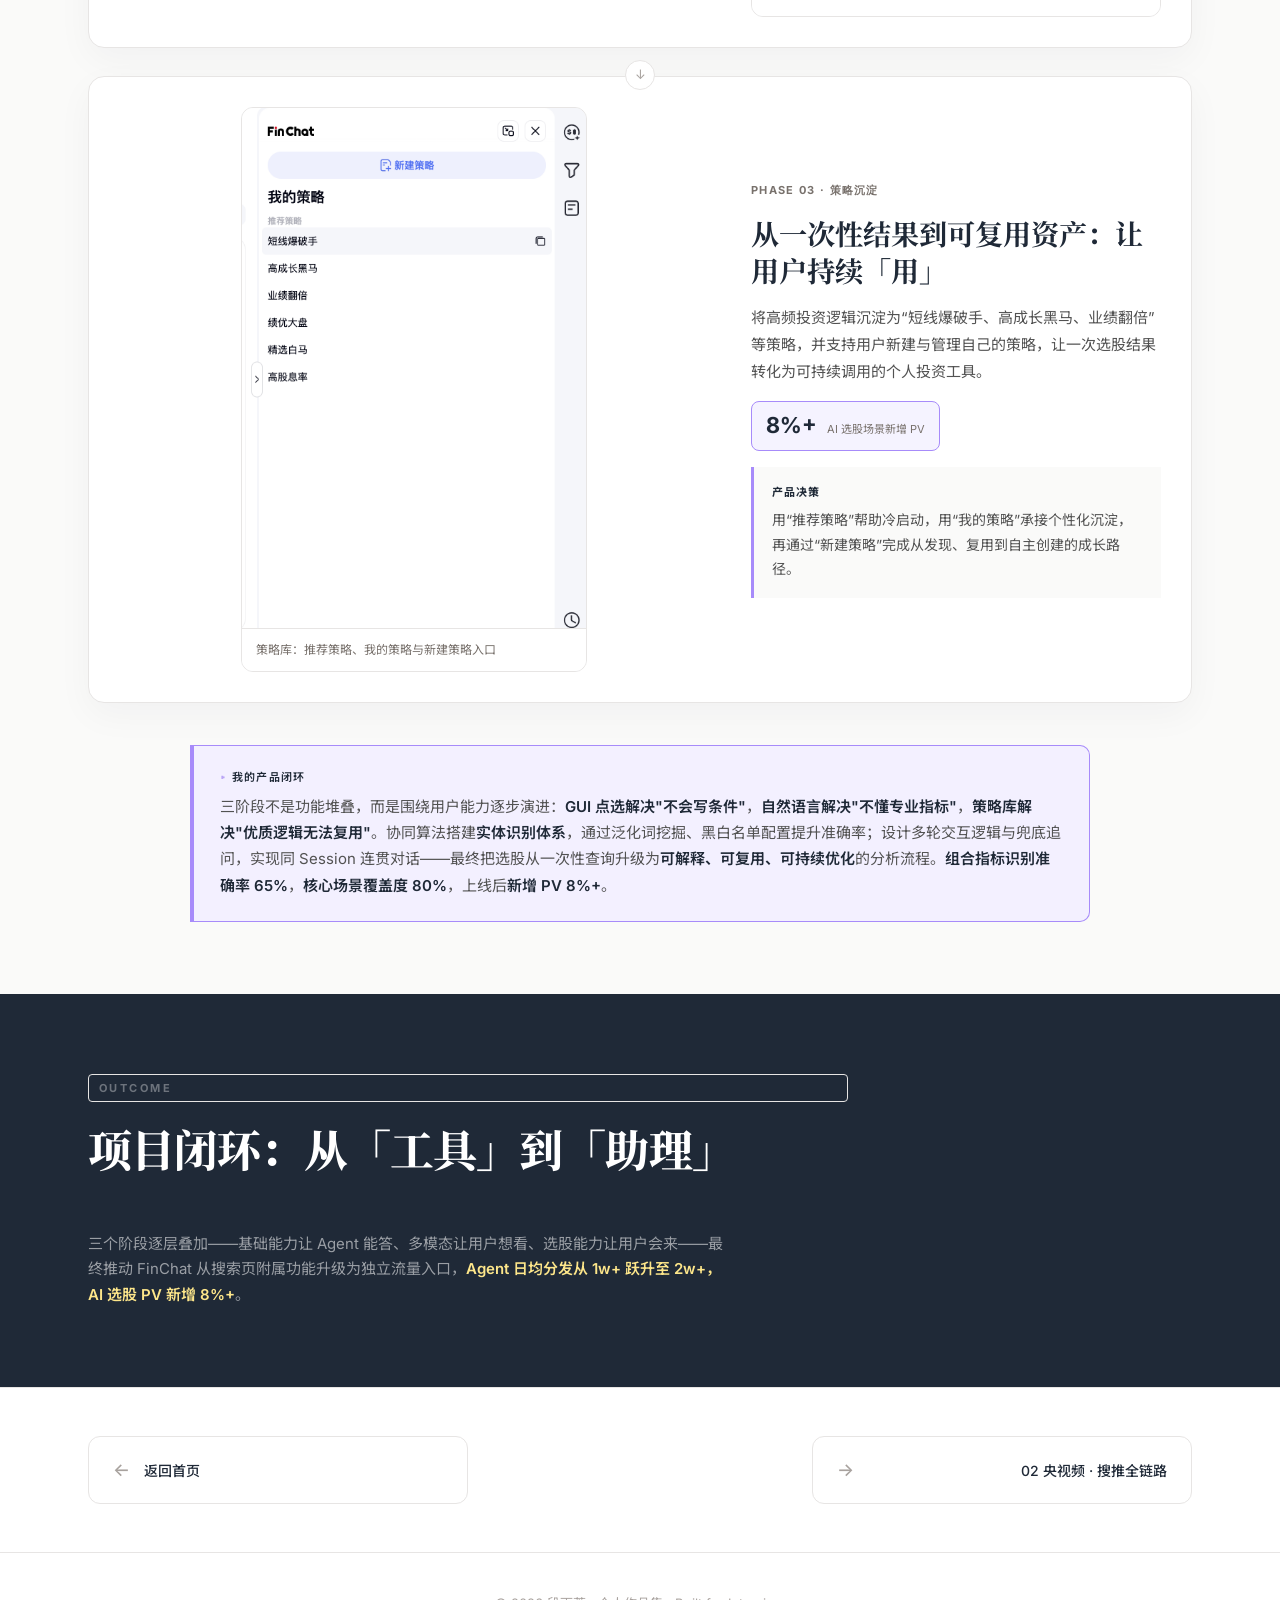
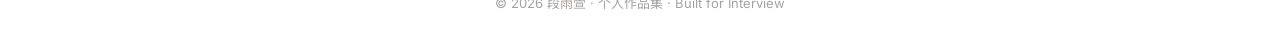
<file: project-finscope.html>
<!DOCTYPE html>
<html lang="zh-CN">
<head>
  <meta charset="UTF-8" />
  <meta name="viewport" content="width=device-width, initial-scale=1.0" />
  <title>Finscope 金融智能体 · 段雨萱</title>
  <meta name="description" content="百度 MEG 搜索产品部 Finscope 金融智能体项目：将 FinChat 打造成能看懂行情、能选股、能复盘的金融 Agent。日均分发从 1w 跃升至 5w+。" />
  <link rel="preconnect" href="https://fonts.googleapis.com">
  <link rel="preconnect" href="https://fonts.gstatic.com" crossorigin>
  <link href="https://fonts.googleapis.com/css2?family=Inter:wght@400;500;600;700&family=Noto+Serif+SC:wght@500;700&family=Noto+Sans+SC:wght@400;500;700&display=swap" rel="stylesheet">
  <link rel="stylesheet" href="styles.css" />
</head>
<body>

  <header class="site-header">
    <div class="container header-inner">
      <a class="brand" href="./index.html">
        <span class="brand-dot"></span>
        <span class="brand-name">段雨萱</span>
      </a>
      <nav class="nav">
        <a href="./index.html">首页</a>
        <a href="./index.html">关于</a>
      </nav>
    </div>
  </header>

  <main>

    <!-- ============== PROJECT HERO ============== -->
    <section class="project-hero">
      <div class="container">
        <a class="back-link" href="./index.html">← 返回首页</a>
        <div class="project-tag">
          <span class="tag-num">01</span>
          <span class="tag-text">百度 MEG 搜索产品部</span>
        </div>
        <div class="answer-case__title-row">
          <div>
            <h1 class="project-title">Finscope 金融智能体</h1>
            <p class="project-meta">2026.1 - 2026.4 · 产品经理 · 一站式金融助手</p>
          </div>
          <div class="answer-case__headline">
            <b>1w → 2w+</b>
            <span>Agent 日均分发 · 三阶段演进</span>
          </div>
        </div>
        <p class="project-desc" style="margin-top:32px;">
          核心命题：<b>如何让一个金融搜索产品具备「智能体」的人格与决策能力？</b>以「Agent 基础能力 → 多模态升级 → AI 选股深耕」三阶段路径，把 Finscope FinChat 打造成能看懂行情、能选股、能复盘的金融 Agent。
        </p>
        <div class="project-links">
          <a class="link-btn" href="https://finance.baidu.com/finchat" target="_blank" rel="noopener">
            体验 Finscope FinChat ↗
          </a>
        </div>
      </div>
    </section>

    <!-- ============== 闭环叙事 ============== -->
    <div class="closed-loop">

      <!-- 总数据摘要条 -->
      <div class="loop-summary">
        <div class="container">
          <div class="loop-summary-row">
            <div class="loop-summary-item">
              <div class="loop-summary-num">1w → 2w+</div>
              <div class="loop-summary-label">Agent 日均分发次数</div>
            </div>
            <div class="loop-summary-item">
              <div class="loop-summary-num">+3% / +5%</div>
              <div class="loop-summary-label">多模态升级后 PV / UV 提升</div>
            </div>
            <div class="loop-summary-item">
              <div class="loop-summary-num">65%</div>
              <div class="loop-summary-label">组合指标识别准确率</div>
            </div>
            <div class="loop-summary-item">
              <div class="loop-summary-num">8%+</div>
              <div class="loop-summary-label">AI 选股场景 新增 PV</div>
            </div>
          </div>
        </div>
      </div>

      <!-- 阶段一：Agent 基础能力 -->
      <section class="loop-stage">
        <div class="container">
          <div class="loop-stage__head">
            <span class="loop-stage__num">1</span>
            <h2 class="loop-stage__title"><em>基础基建：</em>Agent 基础能力<span class="loop-stage__sep">——</span>让它先「听懂问题」</h2>
          </div>

          <div class="loop-stage__body">
            <!-- 截图 -->
            <div class="loop-stage__screen">
              <img src="assets/finscope-home.png" alt="Finscope FinChat 金融首页" loading="lazy" />
              <p class="screen-caption">FinChat 入口 — 用户在行情页以自然语言调起金融助手</p>
            </div>

            <!-- 数据 + 贡献 -->
            <div class="loop-stage__right">
              <div class="loop-step">
                <p class="loop-step__role">我的角色与贡献</p>
                <p class="loop-step__text">
                  通过<b>评测与 Badcase 拆解</b>，驱动意图识别准确率与场景覆盖度提升。构建<b>测试集与评分体系</b>，覆盖<b>多级意图分类</b>，同步完善<b>场景 / 实体 / 指标分类</b>；针对错召、漏召等 Badcase 逐条归因，细化边缘场景的分类规则与 Prompt——让 Agent 从"答非所问"进化为"多数场景能命中意图"。
                </p>
              </div>
            </div>
          </div>
        </div>
      </section>

      <!-- 阶段二：多模态升级 -->
      <section class="loop-stage">
        <div class="container">
          <div class="loop-stage__head">
            <span class="loop-stage__num">2</span>
            <h2 class="loop-stage__title"><em>体验升级：</em>多模态交互<span class="loop-stage__sep">——</span>从「纯文本」到「可看、可存、可传播」</h2>
          </div>

          <div class="loop-stage__body">
            <!-- 双截图并排 -->
            <div class="loop-stage__right" style="order: -1;">
              <div class="loop-screens">
                <div class="loop-stage__screen">
                  <img src="assets/finscope-finchat-share.png" alt="FinChat 分享卡片" loading="lazy" />
                  <p class="screen-caption">长按生成分享卡片：股评 / 链接 / 图片</p>
                </div>
                <div class="loop-stage__screen">
                  <img src="assets/finscope-finchat-report.png" alt="FinChat 深度研究" loading="lazy" />
                  <p class="screen-caption">输入自然语言 → 结构化研究报告（图文混排）</p>
                </div>
              </div>
            </div>

            <div class="loop-stage__right">
              <div class="loop-kpis">
                <div class="loop-kpi">
                  <div class="kpi-val">1w+ → 2w+</div>
                  <div class="kpi-label">Agent 日均分发次数</div>
                </div>
                <div class="loop-kpi">
                  <div class="kpi-val">+3%</div>
                  <div class="kpi-label">PV 提升</div>
                </div>
                <div class="loop-kpi">
                  <div class="kpi-val">+5%</div>
                  <div class="kpi-label">UV 提升</div>
                </div>
              </div>
              <div class="loop-step">
                <p class="loop-step__role">我的角色与贡献</p>
                <p class="loop-step__text">
                  输出 PRD 规划 <b>A 页通栏强卡改造、项目化记忆、历史记录搜索、对话分享（股评/链接/图片）</b>等核心模块，<b>打通 Agent 与社区场景闭环</b>。上线后<b>Agent 日均分发次数从 1w+ 提升至 2w+</b>，<b>PV +3%</b>、<b>UV +5%</b>。
                </p>
              </div>
            </div>
          </div>
        </div>
      </section>

      <!-- 阶段三：AI 选股 -->
      <section class="loop-stage ai-selection-stage">
        <div class="container">
          <div class="loop-stage__head">
            <span class="loop-stage__num">3</span>
            <h2 class="loop-stage__title"><em>核心场景：</em>场景深耕 · AI 选股<span class="loop-stage__sep">——</span>从「点选指标」到「自然语言表达」，再到「策略沉淀」</h2>
          </div>
          <p class="ai-selection-intro">
            基于 16w+ 用户选股 query 挖掘 PC 端指标选股刚需，我规划了三阶段产品演进：基础选股器（GUI）→自然语言选股（LUI+GUI）→策略/形态选股。每一步都让用户的能力门槛递减、复用价值递增。
          </p>

          <div class="ai-selection-flow">
            <!-- Phase 01 -->
            <article class="ai-selection-phase">
              <figure class="ai-phase-screen ai-phase-screen--wide">
                <img src="assets/finscope-screener.png" alt="Finscope 基础选股器指标组合界面" loading="lazy" />
                <figcaption>基础选股器：通过 GUI 选择行情、财务与技术指标</figcaption>
              </figure>
              <div class="ai-phase-content">
                <div class="ai-phase-eyebrow">PHASE 01 · 指标点选</div>
                <h3>基础选股器：让用户先能「选」</h3>
                <p>将复杂金融指标拆成可浏览、可组合的筛选项，降低用户理解参数与编写条件的成本，覆盖明确知道“要看哪些指标”的选股需求。</p>
                <div class="ai-phase-metric">
                  <strong>GUI</strong>
                  <span>指标组合与条件配置</span>
                </div>
                <div class="ai-phase-decision">
                  <span>产品决策</span>
                  <p>按用户决策顺序组织指标，并把已选条件持续可视化，避免多条件配置过程失焦。</p>
                </div>
              </div>
            </article>

            <!-- Phase 02 -->
            <article class="ai-selection-phase ai-selection-phase--reverse">
              <figure class="ai-phase-screen ai-phase-screen--report">
                <img src="assets/finscope-natural-language-selection.png" alt="FinChat 自然语言选股与结构化研究报告" loading="lazy" />
                <figcaption>自然语言选股：“帮我选科技板块、成长性高、长期看涨的股票”</figcaption>
              </figure>
              <div class="ai-phase-content">
                <div class="ai-phase-eyebrow">PHASE 02 · 自然语言选股</div>
                <h3>从条件输入到意图表达：让用户直接「说」</h3>
                <p>用户不必掌握指标名称，只需描述板块、成长性与投资周期等模糊偏好；FinChat 将其拆解为可执行条件，并输出候选方向、筛选逻辑、风险提示与后续工具建议。</p>
                <div class="ai-phase-metrics">
                  <div class="ai-phase-metric">
                    <strong>65%</strong>
                    <span>组合指标识别准确率</span>
                  </div>
                  <div class="ai-phase-metric">
                    <strong>80%</strong>
                    <span>核心选股场景覆盖度</span>
                  </div>
                </div>
                <div class="ai-phase-decision">
                  <span>我的贡献</span>
                  <p>设计意图拆分、多轮追问与兜底逻辑，并将结果组织为“市场判断—筛选逻辑—风险提示—辅助工具”的结构化输出，让模糊需求也能形成可解释的选股过程。</p>
                </div>
              </div>
            </article>

            <!-- Phase 03 -->
            <article class="ai-selection-phase">
              <figure class="ai-phase-screen ai-phase-screen--strategy">
                <img src="assets/finscope-strategy-library.png" alt="FinChat 我的策略与新建策略界面" loading="lazy" />
                <figcaption>策略库：推荐策略、我的策略与新建策略入口</figcaption>
              </figure>
              <div class="ai-phase-content">
                <div class="ai-phase-eyebrow">PHASE 03 · 策略沉淀</div>
                <h3>从一次性结果到可复用资产：让用户持续「用」</h3>
                <p>将高频投资逻辑沉淀为“短线爆破手、高成长黑马、业绩翻倍”等策略，并支持用户新建与管理自己的策略，让一次选股结果转化为可持续调用的个人投资工具。</p>
                <div class="ai-phase-metric ai-phase-metric--accent">
                  <strong>8%+</strong>
                  <span>AI 选股场景新增 PV</span>
                </div>
                <div class="ai-phase-decision">
                  <span>产品决策</span>
                  <p>用“推荐策略”帮助冷启动，用“我的策略”承接个性化沉淀，再通过“新建策略”完成从发现、复用到自主创建的成长路径。</p>
                </div>
              </div>
            </article>
          </div>

          <div class="loop-step ai-selection-conclusion">
            <p class="loop-step__role">我的产品闭环</p>
            <p class="loop-step__text">
              三阶段不是功能堆叠，而是围绕用户能力逐步演进：<b>GUI 点选解决"不会写条件"</b>，<b>自然语言解决"不懂专业指标"</b>，<b>策略库解决"优质逻辑无法复用"</b>。协同算法搭建<b>实体识别体系</b>，通过泛化词挖掘、黑白名单配置提升准确率；设计多轮交互逻辑与兜底追问，实现同 Session 连贯对话——最终把选股从一次性查询升级为<b>可解释、可复用、可持续优化</b>的分析流程。<b>组合指标识别准确率 65%</b>，<b>核心场景覆盖度 80%</b>，上线后<b>新增 PV 8%+</b>。
            </p>
          </div>
        </div>
      </section>

    </div>

    <!-- 结果总览（深色） -->
    <div class="loop-outcome">
      <div class="container">
        <div class="section-head">
          <span class="section-num">OUTCOME</span>
          <h2 class="section-title">项目闭环：从「工具」到「助理」</h2>
        </div>
        <p style="font-size:15px;color:rgba(255,255,255,0.55);max-width:640px;line-height:1.7;margin-top:8px;">
          三个阶段逐层叠加——基础能力让 Agent 能答、多模态让用户想看、选股能力让用户会来——最终推动 FinChat 从搜索页附属功能升级为独立流量入口，<b style="color:#fde68a;font-weight:600;">Agent 日均分发从 1w+ 跃升至 2w+，AI 选股 PV 新增 8%+</b>。
        </p>
      </div>
    </div>

    <!-- ============== BOTTOM NAV ============== -->
    <section class="bottom-nav">
      <div class="container">
        <a class="nav-link nav-prev" href="./index.html">
          <span class="nav-dir">←</span>
          <span class="nav-text">返回首页</span>
        </a>
        <a class="nav-link nav-next" href="./project-yangshipin.html">
          <span class="nav-dir">→</span>
          <span class="nav-text">02 央视频 · 搜推全链路</span>
        </a>
      </div>
    </section>

    <footer class="site-footer">
      <div class="container">
        <p>© 2026 段雨萱 · 个人作品集 · Built for Interview</p>
      </div>
    </footer>

  </main>
</body>
</html>
</file>
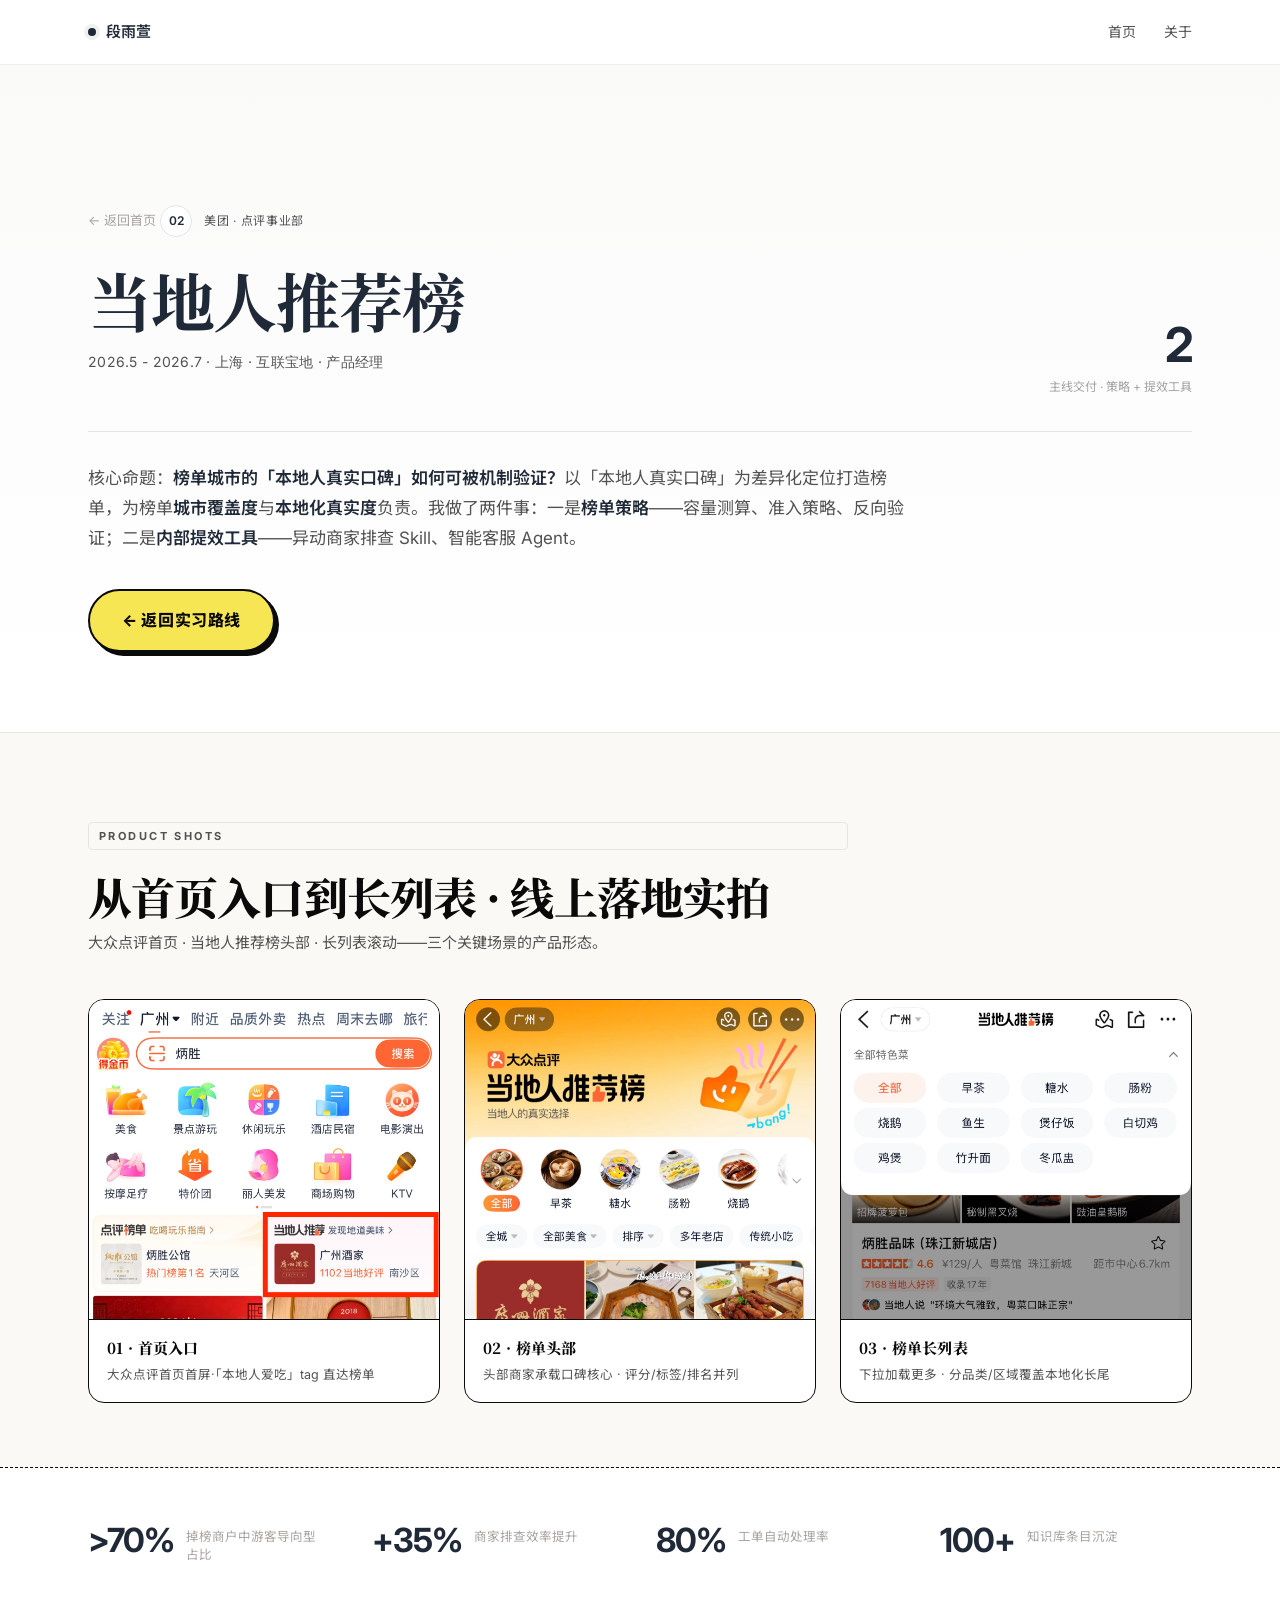
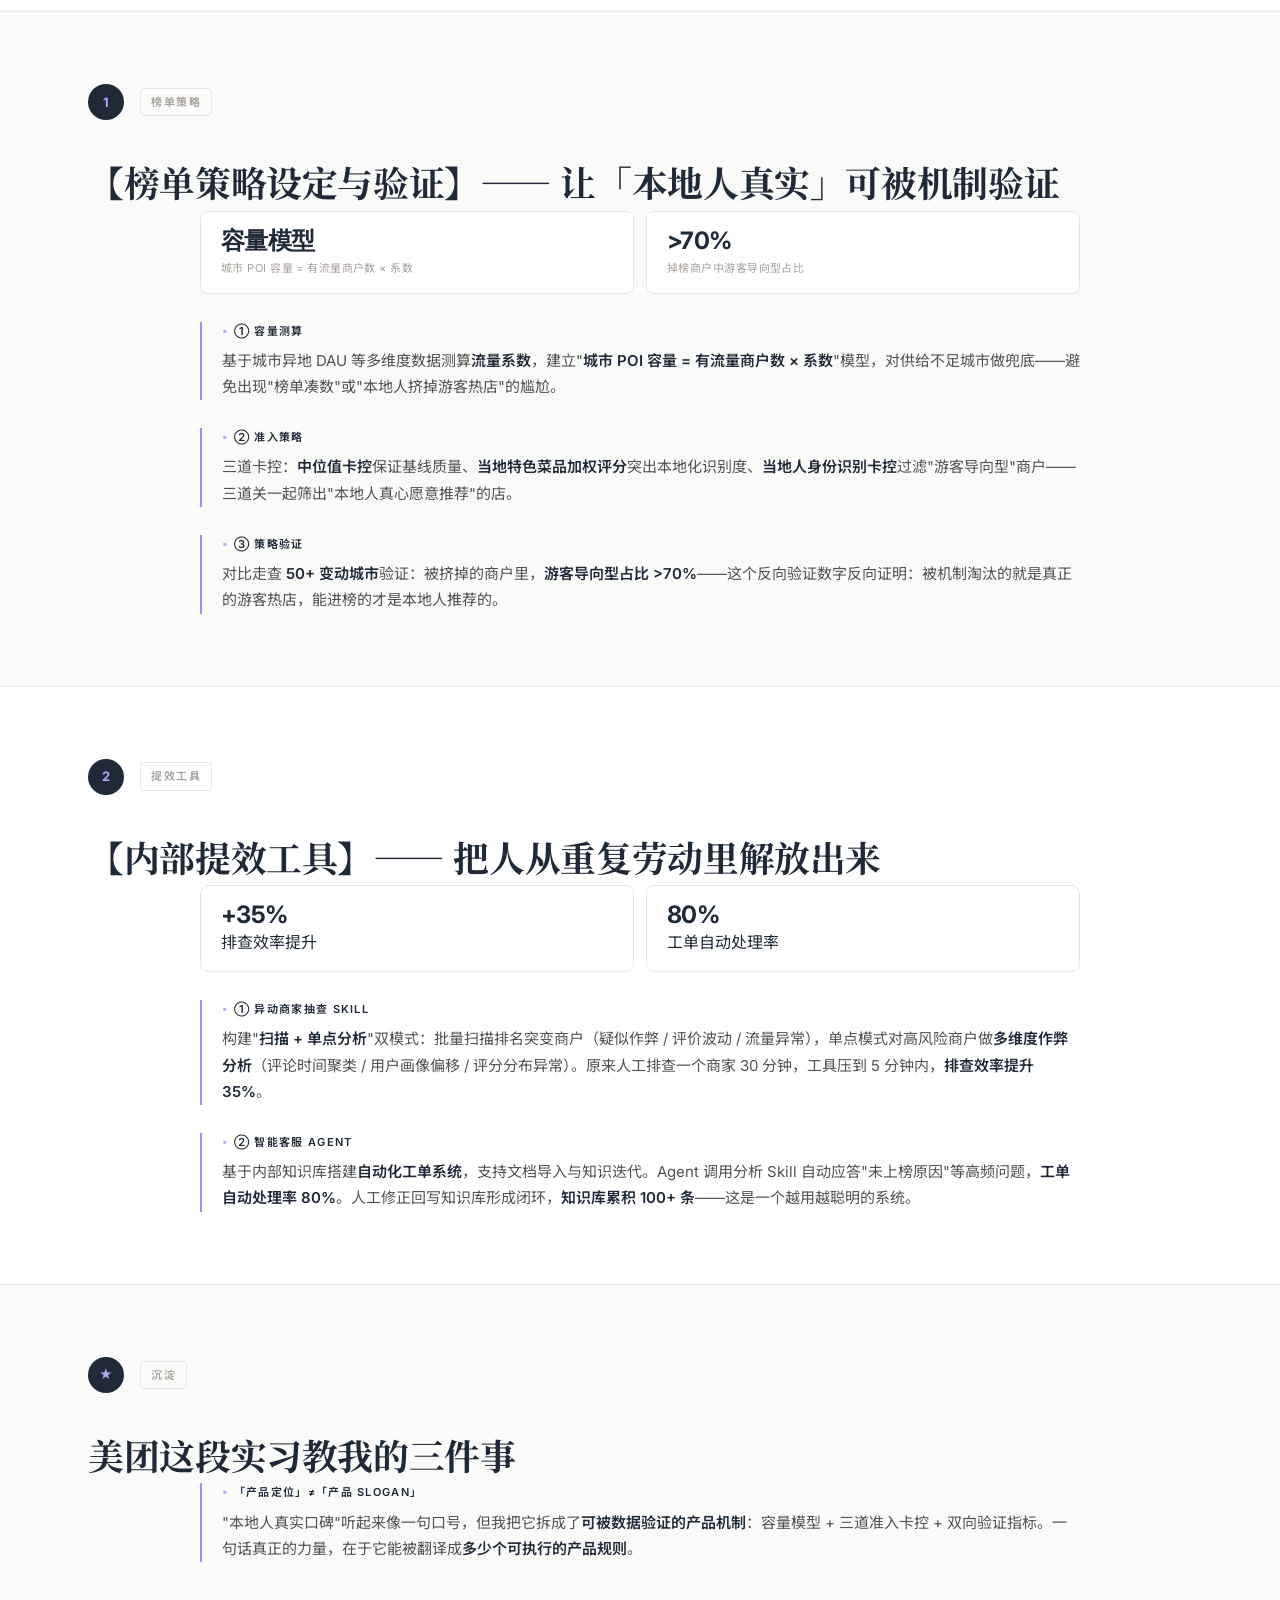
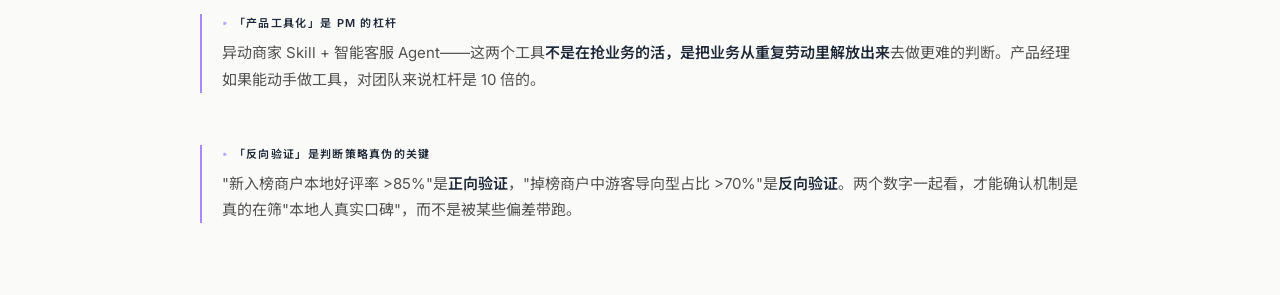
<file: project-meituan.html>
<!DOCTYPE html>
<html lang="zh-CN">
<head>
  <meta charset="UTF-8" />
  <meta name="viewport" content="width=device-width, initial-scale=1.0" />
  <title>当地人推荐榜 · 段雨萱</title>
  <meta name="description" content="美团点评事业部 · 当地人推荐榜项目：以「本地人真实口碑」为差异化定位，为榜单城市覆盖度与本地化真实度负责。包含榜单策略设定验证与内部提效工具两大主线。" />
  <link rel="preconnect" href="https://fonts.googleapis.com">
  <link rel="preconnect" href="https://fonts.gstatic.com" crossorigin>
  <link href="https://fonts.googleapis.com/css2?family=Inter:wght@400;500;600;700&family=Noto+Serif+SC:wght@500;700&family=Noto+Sans+SC:wght@400;500;700&display=swap" rel="stylesheet">
  <link rel="stylesheet" href="styles.css" />
</head>
<body>

  <header class="site-header">
    <div class="container header-inner">
      <a class="brand" href="./index.html">
        <span class="brand-dot"></span>
        <span class="brand-name">段雨萱</span>
      </a>
      <nav class="nav">
        <a href="./index.html">首页</a>
        <a href="./index.html">关于</a>
      </nav>
    </div>
  </header>

  <main>

    <!-- ============== PROJECT HERO ============== -->
    <section class="project-hero">
      <div class="container">
        <a class="back-link" href="./index.html">← 返回首页</a>
        <div class="project-tag">
          <span class="tag-num">02</span>
          <span class="tag-text">美团 · 点评事业部</span>
        </div>
        <div class="answer-case__title-row">
          <div>
            <h1 class="project-title">当地人推荐榜</h1>
            <p class="project-meta">2026.5 - 2026.7 · 上海 · 互联宝地 · 产品经理</p>
          </div>
          <div class="answer-case__headline">
            <b>2</b>
            <span>主线交付 · 策略 + 提效工具</span>
          </div>
        </div>
        <p class="project-desc" style="margin-top:32px;">
          核心命题：<b>榜单城市的「本地人真实口碑」如何可被机制验证？</b>以「本地人真实口碑」为差异化定位打造榜单，为榜单<b>城市覆盖度</b>与<b>本地化真实度</b>负责。我做了两件事：一是<b>榜单策略</b>——容量测算、准入策略、反向验证；二是<b>内部提效工具</b>——异动商家排查 Skill、智能客服 Agent。
        </p>
        <div class="project-links">
          <a class="link-btn" href="./index.html#internships">
            ← 返回实习路线
          </a>
        </div>
      </div>
    </section>

    <!-- ============== 现场截图 · 线上落地 ============== -->
    <section class="meituan-shots">
      <div class="container">
        <div class="section-head">
          <span class="section-num">PRODUCT SHOTS</span>
          <h2 class="section-title">从首页入口到长列表 · 线上落地实拍</h2>
          <p class="section-sub">大众点评首页 · 当地人推荐榜头部 · 长列表滚动——三个关键场景的产品形态。</p>
        </div>

        <div class="meituan-shots__grid">
          <figure>
            <img src="assets/mt-dianping-home.png" alt="大众点评首页·当地人推荐入口" loading="lazy" />
            <figcaption>
              <b>01 · 首页入口</b>
              <span>大众点评首页首屏·「本地人爱吃」tag 直达榜单</span>
            </figcaption>
          </figure>
          <figure>
            <img src="assets/mt-localrank-top.png" alt="当地人推荐榜头部·广州酒家等" loading="lazy" />
            <figcaption>
              <b>02 · 榜单头部</b>
              <span>头部商家承载口碑核心 · 评分/标签/排名并列</span>
            </figcaption>
          </figure>
          <figure>
            <img src="assets/mt-localrank-list.png" alt="当地人推荐榜长列表·泮溪酒家等" loading="lazy" />
            <figcaption>
              <b>03 · 榜单长列表</b>
              <span>下拉加载更多 · 分品类/区域覆盖本地化长尾</span>
            </figcaption>
          </figure>
        </div>
      </div>
    </section>

    <!-- ============== 闭环叙事 ============== -->
    <div class="closed-loop">

      <!-- 总数据摘要 -->
      <div class="loop-summary">
        <div class="container">
          <div class="loop-summary-row">
            <div class="loop-summary-item">
              <div class="loop-summary-num">>70%</div>
              <div class="loop-summary-label">掉榜商户中游客导向型占比</div>
            </div>
            <div class="loop-summary-item">
              <div class="loop-summary-num">+35%</div>
              <div class="loop-summary-label">商家排查效率提升</div>
            </div>
            <div class="loop-summary-item">
              <div class="loop-summary-num">80%</div>
              <div class="loop-summary-label">工单自动处理率</div>
            </div>
            <div class="loop-summary-item">
              <div class="loop-summary-num">100+</div>
              <div class="loop-summary-label">知识库条目沉淀</div>
            </div>
          </div>
        </div>
      </div>

      <!-- ============= 阶段 1：榜单策略设定与验证 ============= -->
      <section class="loop-stage loop-stage--text">
        <div class="container">
          <div class="loop-stage__head">
            <span class="loop-stage__num">1</span>
            <span class="loop-stage__label">榜单策略</span>
          </div>
          <h2 class="loop-stage__title">【榜单策略设定与验证】—— 让「本地人真实」可被机制验证</h2>

          <div class="loop-stage__body">

            <div class="loop-stage__right">
              <div class="loop-kpis">
                <div class="loop-kpi">
                  <div class="kpi-val">容量模型</div>
                  <div class="kpi-label">城市 POI 容量 = 有流量商户数 × 系数</div>
                </div>
                <div class="loop-kpi">
                  <div class="kpi-val">>70%</div>
                  <div class="kpi-label">掉榜商户中游客导向型占比</div>
                </div>
              </div>

              <div class="loop-step">
                <p class="loop-step__role">① 容量测算</p>
                <p class="loop-step__text">
                  基于城市异地 DAU 等多维度数据测算<b>流量系数</b>，建立"<b>城市 POI 容量 = 有流量商户数 × 系数</b>"模型，对供给不足城市做兜底——避免出现"榜单凑数"或"本地人挤掉游客热店"的尴尬。
                </p>
              </div>

              <div class="loop-step">
                <p class="loop-step__role">② 准入策略</p>
                <p class="loop-step__text">
                  三道卡控：<b>中位值卡控</b>保证基线质量、<b>当地特色菜品加权评分</b>突出本地化识别度、<b>当地人身份识别卡控</b>过滤"游客导向型"商户——三道关一起筛出"本地人真心愿意推荐"的店。
                </p>
              </div>

              <div class="loop-step">
                <p class="loop-step__role">③ 策略验证</p>
                <p class="loop-step__text">
                  对比走查 <b>50+ 变动城市</b>验证：被挤掉的商户里，<b>游客导向型占比 >70%</b>——这个反向验证数字反向证明：被机制淘汰的就是真正的游客热店，能进榜的才是本地人推荐的。
                </p>
              </div>
            </div>
          </div>
        </div>
      </section>

      <!-- ============= 阶段 2：内部提效工具 ============= -->
      <section class="loop-stage loop-stage--text">
        <div class="container">
          <div class="loop-stage__head">
            <span class="loop-stage__num">2</span>
            <span class="loop-stage__label">提效工具</span>
          </div>
          <h2 class="loop-stage__title">【内部提效工具】—— 把人从重复劳动里解放出来</h2>

          <div class="loop-stage__body">

            <div class="loop-stage__right">
              <div class="loop-kpis">
                <div class="loop-kpi">
                  <div class="kpi-val">+35%</div>
                  <div class="loop-kpi-label">排查效率提升</div>
                </div>
                <div class="loop-kpi">
                  <div class="kpi-val">80%</div>
                  <div class="loop-kpi-label">工单自动处理率</div>
                </div>
              </div>

              <div class="loop-step">
                <p class="loop-step__role">① 异动商家抽查 Skill</p>
                <p class="loop-step__text">
                  构建"<b>扫描 + 单点分析</b>"双模式：批量扫描排名突变商户（疑似作弊 / 评价波动 / 流量异常），单点模式对高风险商户做<b>多维度作弊分析</b>（评论时间聚类 / 用户画像偏移 / 评分分布异常）。原来人工排查一个商家 30 分钟，工具压到 5 分钟内，<b>排查效率提升 35%</b>。
                </p>
              </div>

              <div class="loop-step">
                <p class="loop-step__role">② 智能客服 Agent</p>
                <p class="loop-step__text">
                  基于内部知识库搭建<b>自动化工单系统</b>，支持文档导入与知识迭代。Agent 调用分析 Skill 自动应答"未上榜原因"等高频问题，<b>工单自动处理率 80%</b>。人工修正回写知识库形成闭环，<b>知识库累积 100+ 条</b>——这是一个越用越聪明的系统。
                </p>
              </div>
            </div>
          </div>
        </div>
      </section>

      <!-- ============= 我的沉淀 ============= -->
      <section class="loop-stage loop-stage--text">
        <div class="container">
          <div class="loop-stage__head">
            <span class="loop-stage__num">★</span>
            <span class="loop-stage__label">沉淀</span>
          </div>
          <h2 class="loop-stage__title">美团这段实习教我的三件事</h2>

          <div class="loop-stage__body">
            <div class="loop-stage__right">
              <div class="loop-step">
                <p class="loop-step__role">「产品定位」≠「产品 Slogan」</p>
                <p class="loop-step__text">
                  "本地人真实口碑"听起来像一句口号，但我把它拆成了<b>可被数据验证的产品机制</b>：容量模型 + 三道准入卡控 + 双向验证指标。一句话真正的力量，在于它能被翻译成<b>多少个可执行的产品规则</b>。
                </p>
              </div>
              <div class="loop-step" style="margin-top:24px;">
                <p class="loop-step__role">「产品工具化」是 PM 的杠杆</p>
                <p class="loop-step__text">
                  异动商家 Skill + 智能客服 Agent——这两个工具<b>不是在抢业务的活，是把业务从重复劳动里解放出来</b>去做更难的判断。产品经理如果能动手做工具，对团队来说杠杆是 10 倍的。
                </p>
              </div>
              <div class="loop-step" style="margin-top:24px;">
                <p class="loop-step__role">「反向验证」是判断策略真伪的关键</p>
                <p class="loop-step__text">
                  "新入榜商户本地好评率 >85%"是<b>正向验证</b>，"掉榜商户中游客导向型占比 >70%"是<b>反向验证</b>。两个数字一起看，才能确认机制是真的在筛"本地人真实口碑"，而不是被某些偏差带跑。
                </p>
              </div>
            </div>
          </div>
        </div>
      </section>

    </div>

  </main>

</body>
</html>
</file>
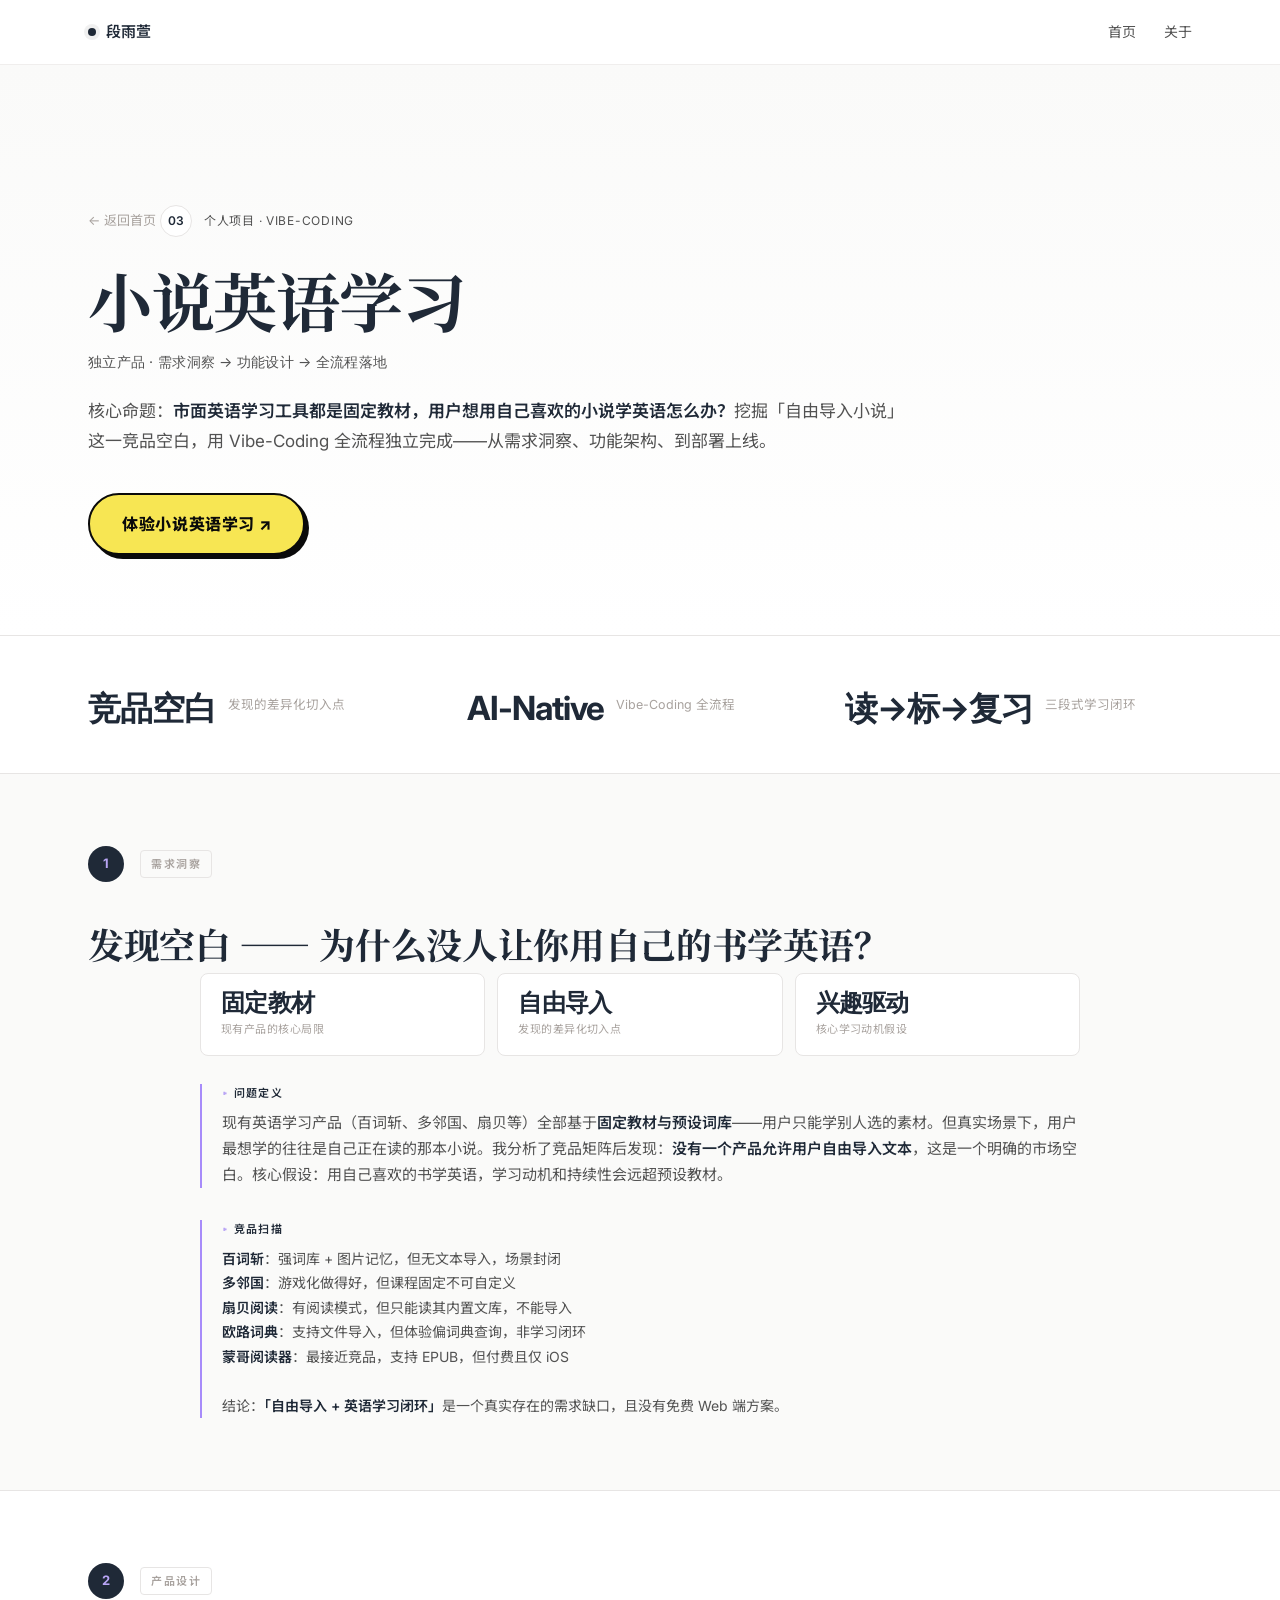
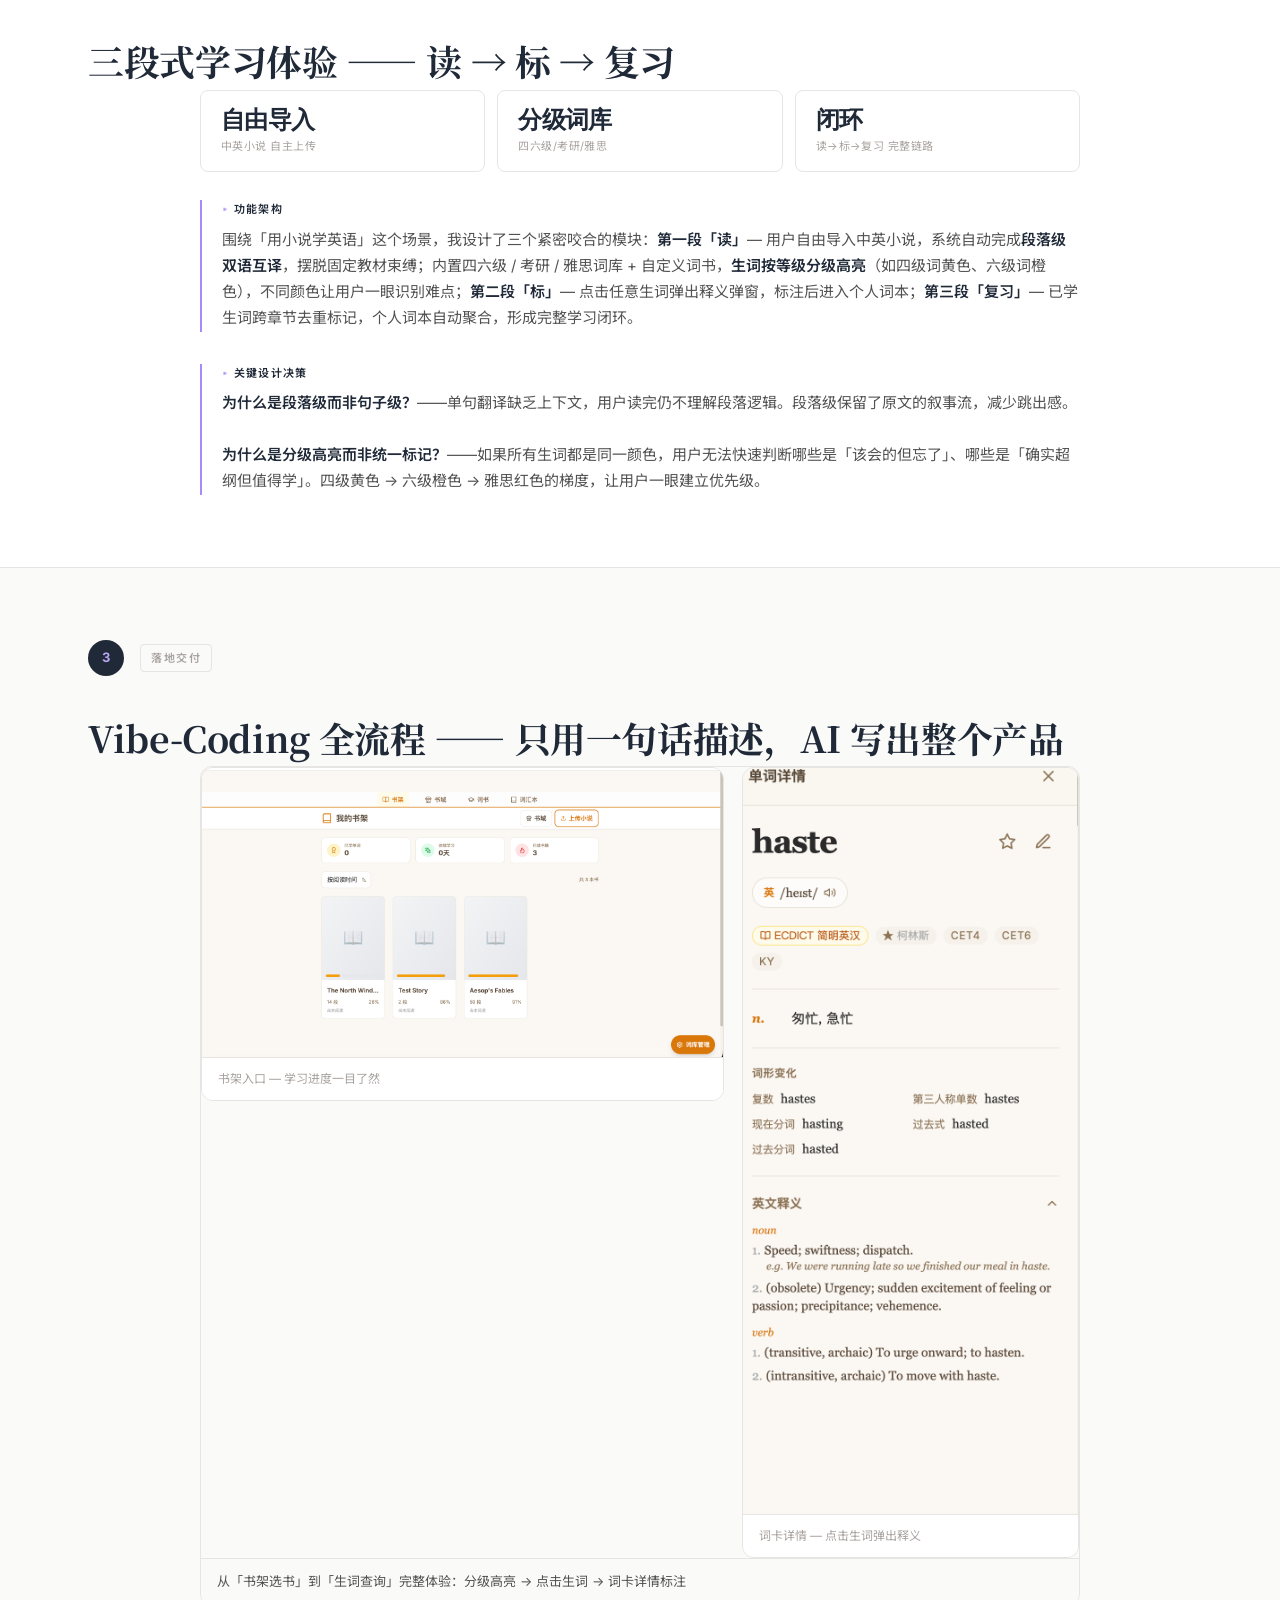
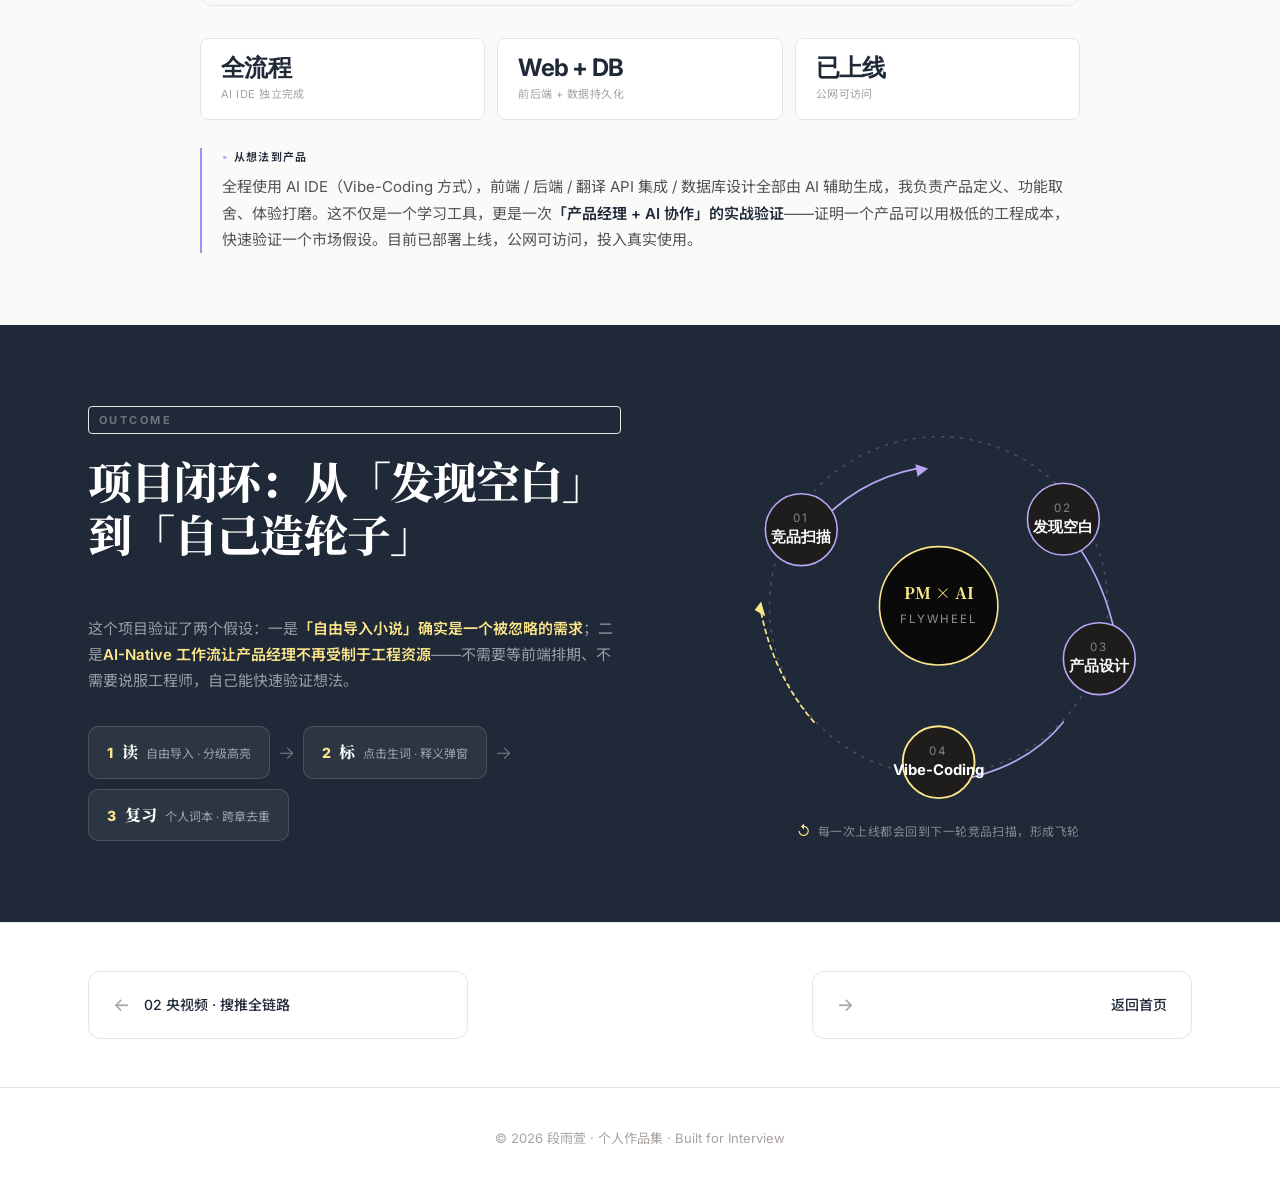
<file: project-novel.html>
<!DOCTYPE html>
<html lang="zh-CN">
<head>
  <meta charset="UTF-8" />
  <meta name="viewport" content="width=device-width, initial-scale=1.0" />
  <title>小说英语学习 · 段雨萱</title>
  <meta name="description" content="个人 Vibe-Coding 项目：挖掘「自由导入小说」这一竞品空白，全流程独立完成从需求洞察到上线的英语学习工具。" />
  <link rel="preconnect" href="https://fonts.googleapis.com">
  <link rel="preconnect" href="https://fonts.gstatic.com" crossorigin>
  <link href="https://fonts.googleapis.com/css2?family=Inter:wght@400;500;600;700&family=Noto+Serif+SC:wght@500;700&family=Noto+Sans+SC:wght@400;500;700&display=swap" rel="stylesheet">
  <link rel="stylesheet" href="styles.css" />
</head>
<body>

  <header class="site-header">
    <div class="container header-inner">
      <a class="brand" href="./index.html">
        <span class="brand-dot"></span>
        <span class="brand-name">段雨萱</span>
      </a>
      <nav class="nav">
        <a href="./index.html">首页</a>
        <a href="./index.html">关于</a>
      </nav>
    </div>
  </header>

  <main>

    <!-- ============== PROJECT HERO ============== -->
    <section class="project-hero">
      <div class="container">
        <a class="back-link" href="./index.html">← 返回首页</a>
        <div class="project-tag">
          <span class="tag-num">03</span>
          <span class="tag-text">个人项目 · Vibe-Coding</span>
        </div>
        <h1 class="project-title">小说英语学习</h1>
        <p class="project-meta">独立产品 · 需求洞察 → 功能设计 → 全流程落地</p>
        <p class="project-desc">
          核心命题：<b>市面英语学习工具都是固定教材，用户想用自己喜欢的小说学英语怎么办？</b>挖掘「自由导入小说」这一竞品空白，用 Vibe-Coding 全流程独立完成——从需求洞察、功能架构、到部署上线。
        </p>
        <div class="project-links">
          <a class="link-btn" href="http://3454db8de78b467d97b9af5236a2ff0b.ap-singapore.myide.io/" target="_blank" rel="noopener">
            体验小说英语学习 ↗
          </a>
        </div>
      </div>
    </section>

    <!-- ============== 闭环叙事 ============== -->
    <div class="closed-loop">

      <!-- 总数据摘要 -->
      <div class="loop-summary">
        <div class="container">
          <div class="loop-summary-row">
            <div class="loop-summary-item">
              <div class="loop-summary-num">竞品空白</div>
              <div class="loop-summary-label">发现的差异化切入点</div>
            </div>
            <div class="loop-summary-item">
              <div class="loop-summary-num">AI-Native</div>
              <div class="loop-summary-label">Vibe-Coding 全流程</div>
            </div>
            <div class="loop-summary-item">
              <div class="loop-summary-num">读→标→复习</div>
              <div class="loop-summary-label">三段式学习闭环</div>
            </div>
          </div>
        </div>
      </div>

      <!-- 阶段一：需求洞察 -->
      <section class="loop-stage">
        <div class="container">
          <div class="loop-stage__head">
            <span class="loop-stage__num">1</span>
            <span class="loop-stage__label">需求洞察</span>
          </div>
          <h2 class="loop-stage__title">发现空白 —— 为什么没人让你用自己的书学英语？</h2>

          <div class="loop-stage__body">
            <div class="loop-stage__right">
              <div class="loop-kpis">
                <div class="loop-kpi">
                  <div class="kpi-val">固定教材</div>
                  <div class="kpi-label">现有产品的核心局限</div>
                </div>
                <div class="loop-kpi">
                  <div class="kpi-val">自由导入</div>
                  <div class="kpi-label">发现的差异化切入点</div>
                </div>
                <div class="loop-kpi">
                  <div class="kpi-val">兴趣驱动</div>
                  <div class="kpi-label">核心学习动机假设</div>
                </div>
              </div>
              <div class="loop-step">
                <p class="loop-step__role">问题定义</p>
                <p class="loop-step__text">
                  现有英语学习产品（百词斩、多邻国、扇贝等）全部基于<b>固定教材与预设词库</b>——用户只能学别人选的素材。但真实场景下，用户最想学的往往是自己正在读的那本小说。我分析了竞品矩阵后发现：<b>没有一个产品允许用户自由导入文本</b>，这是一个明确的市场空白。核心假设：用自己喜欢的书学英语，学习动机和持续性会远超预设教材。
                </p>
              </div>
            </div>
            <div class="loop-stage__right">
              <div class="loop-step">
                <p class="loop-step__role">竞品扫描</p>
                <p class="loop-step__text" style="font-size:14px;">
                  <b>百词斩</b>：强词库 + 图片记忆，但无文本导入，场景封闭<br/>
                  <b>多邻国</b>：游戏化做得好，但课程固定不可自定义<br/>
                  <b>扇贝阅读</b>：有阅读模式，但只能读其内置文库，不能导入<br/>
                  <b>欧路词典</b>：支持文件导入，但体验偏词典查询，非学习闭环<br/>
                  <b>蒙哥阅读器</b>：最接近竞品，支持 EPUB，但付费且仅 iOS<br/><br/>
                  结论：<b>「自由导入 + 英语学习闭环」</b>是一个真实存在的需求缺口，且没有免费 Web 端方案。
                </p>
              </div>
            </div>
          </div>
        </div>
      </section>

      <!-- 阶段二：产品设计 -->
      <section class="loop-stage">
        <div class="container">
          <div class="loop-stage__head">
            <span class="loop-stage__num">2</span>
            <span class="loop-stage__label">产品设计</span>
          </div>
          <h2 class="loop-stage__title">三段式学习体验 —— 读 → 标 → 复习</h2>

          <div class="loop-stage__body">
            <div class="loop-stage__right">
              <div class="loop-kpis">
                <div class="loop-kpi">
                  <div class="kpi-val">自由导入</div>
                  <div class="kpi-label">中英小说 自主上传</div>
                </div>
                <div class="loop-kpi">
                  <div class="kpi-val">分级词库</div>
                  <div class="kpi-label">四六级/考研/雅思</div>
                </div>
                <div class="loop-kpi">
                  <div class="kpi-val">闭环</div>
                  <div class="kpi-label">读→标→复习 完整链路</div>
                </div>
              </div>
              <div class="loop-step">
                <p class="loop-step__role">功能架构</p>
                <p class="loop-step__text">
                  围绕「用小说学英语」这个场景，我设计了三个紧密咬合的模块：<b>第一段「读」</b>— 用户自由导入中英小说，系统自动完成<b>段落级双语互译</b>，摆脱固定教材束缚；内置四六级 / 考研 / 雅思词库 + 自定义词书，<b>生词按等级分级高亮</b>（如四级词黄色、六级词橙色），不同颜色让用户一眼识别难点；<b>第二段「标」</b>— 点击任意生词弹出释义弹窗，标注后进入个人词本；<b>第三段「复习」</b>— 已学生词跨章节去重标记，个人词本自动聚合，形成完整学习闭环。
                </p>
              </div>
            </div>
            <div class="loop-stage__right">
              <div class="loop-step">
                <p class="loop-step__role">关键设计决策</p>
                <p class="loop-step__text">
                  <b>为什么是段落级而非句子级？</b>——单句翻译缺乏上下文，用户读完仍不理解段落逻辑。段落级保留了原文的叙事流，减少跳出感。<br/><br/>
                  <b>为什么是分级高亮而非统一标记？</b>——如果所有生词都是同一颜色，用户无法快速判断哪些是「该会的但忘了」、哪些是「确实超纲但值得学」。四级黄色 → 六级橙色 → 雅思红色的梯度，让用户一眼建立优先级。
                </p>
              </div>
            </div>
          </div>
        </div>
      </section>

      <!-- 阶段三：落地 + 截图 -->
      <section class="loop-stage">
        <div class="container">
          <div class="loop-stage__head">
            <span class="loop-stage__num">3</span>
            <span class="loop-stage__label">落地交付</span>
          </div>
          <h2 class="loop-stage__title">Vibe-Coding 全流程 —— 只用一句话描述，AI 写出整个产品</h2>

          <div class="loop-stage__body">
            <!-- 截图：我的书架 + 词卡详情（"读→查词"完整体验） -->
            <div class="loop-stage__screen">
              <div class="screen-pair">
                <div class="screen-cell">
                  <img src="assets/novel-shelf.png" alt="小说英语 我的书架" loading="lazy" />
                  <p class="screen-caption">书架入口 — 学习进度一目了然</p>
                </div>
                <div class="screen-cell">
                  <img src="assets/novel-wordcard.png" alt="单词卡片详情" loading="lazy" />
                  <p class="screen-caption">词卡详情 — 点击生词弹出释义</p>
                </div>
              </div>
              <p class="screen-caption" style="padding:12px 16px;font-size:13px;color:#525252;border-top:1px solid var(--color-border);background:#fafaf9;">
                从「书架选书」到「生词查询」完整体验：分级高亮 → 点击生词 → 词卡详情标注
              </p>
            </div>

            <div class="loop-stage__right">
              <div class="loop-kpis">
                <div class="loop-kpi">
                  <div class="kpi-val">全流程</div>
                  <div class="kpi-label">AI IDE 独立完成</div>
                </div>
                <div class="loop-kpi">
                  <div class="kpi-val">Web + DB</div>
                  <div class="kpi-label">前后端 + 数据持久化</div>
                </div>
                <div class="loop-kpi">
                  <div class="kpi-val">已上线</div>
                  <div class="kpi-label">公网可访问</div>
                </div>
              </div>
              <div class="loop-step">
                <p class="loop-step__role">从想法到产品</p>
                <p class="loop-step__text">
                  全程使用 AI IDE（Vibe-Coding 方式），前端 / 后端 / 翻译 API 集成 / 数据库设计全部由 AI 辅助生成，我负责产品定义、功能取舍、体验打磨。这不仅是一个学习工具，更是一次<b>「产品经理 + AI 协作」的实战验证</b>——证明一个产品可以用极低的工程成本，快速验证一个市场假设。目前已部署上线，公网可访问，投入真实使用。
                </p>
              </div>
            </div>
          </div>
        </div>
      </section>

    </div>

    <!-- 结果总览（深色） -->
    <div class="loop-outcome">
      <div class="container">
        <div class="loop-outcome-grid">

          <div class="loop-outcome__text">
            <div class="section-head">
              <span class="section-num">OUTCOME</span>
              <h2 class="section-title">项目闭环：从「发现空白」到「自己造轮子」</h2>
            </div>
            <p style="font-size:15px;color:rgba(255,255,255,0.55);max-width:560px;line-height:1.75;margin-top:8px;">
              这个项目验证了两个假设：一是<b style="color:#fde68a;font-weight:600;">「自由导入小说」确实是一个被忽略的需求</b>；二是<b style="color:#fde68a;font-weight:600;">AI-Native 工作流让产品经理不再受制于工程资源</b>——不需要等前端排期、不需要说服工程师，自己能快速验证想法。
            </p>

            <!-- 三段闭环：读 → 标 → 复习 -->
            <div class="loop-outcome__chips">
              <span class="loop-outcome__chip"><b>1</b><i>读</i><span>自由导入 · 分级高亮</span></span>
              <span class="loop-outcome__arrow">→</span>
              <span class="loop-outcome__chip"><b>2</b><i>标</i><span>点击生词 · 释义弹窗</span></span>
              <span class="loop-outcome__arrow">→</span>
              <span class="loop-outcome__chip"><b>3</b><i>复习</i><span>个人词本 · 跨章去重</span></span>
            </div>
          </div>

          <!-- 右侧：项目闭环飞轮示意图 -->
          <div class="loop-outcome__visual">
            <svg viewBox="0 0 480 380" xmlns="http://www.w3.org/2000/svg" role="img" aria-label="项目闭环飞轮示意图">
              <!-- 外圈虚线飞轮 -->
              <circle cx="240" cy="190" r="160" fill="none" stroke="rgba(255,255,255,0.18)" stroke-width="1.5" stroke-dasharray="3 6"/>
              <!-- 4 个阶段节点 + 连线箭头 -->
              <g font-family="Inter, PingFang SC, Microsoft YaHei" fill="#fff">
                <!-- 1 竞品扫描 → 2 发现空白 -->
                <path d="M 122,118 Q 160,72 220,60" fill="none" stroke="#B9A5F5" stroke-width="1.6" stroke-linecap="round"/>
                <polygon points="218,56 230,60 220,68" fill="#B9A5F5"/>

                <!-- 2 发现空白 → 3 产品设计 -->
                <path d="M 360,118 Q 396,160 408,222" fill="none" stroke="#B9A5F5" stroke-width="1.6" stroke-linecap="round"/>
                <polygon points="404,220 412,232 408,222" fill="#B9A5F5"/>

                <!-- 3 产品设计 → 4 Vibe-Coding -->
                <path d="M 358,300 Q 320,348 240,358" fill="none" stroke="#B9A5F5" stroke-width="1.6" stroke-linecap="round"/>
                <polygon points="246,360 236,354 244,352" fill="#B9A5F5"/>

                <!-- 4 Vibe-Coding → 1 竞品扫描（回环） -->
                <path d="M 122,300 Q 84,256 72,196" fill="none" stroke="#fde68a" stroke-width="1.6" stroke-linecap="round" stroke-dasharray="4 4"/>
                <polygon points="76,200 66,194 72,186" fill="#fde68a"/>

                <!-- 节点 1：竞品扫描 -->
                <g>
                  <circle cx="110" cy="118" r="34" fill="#1f1d1c" stroke="#B9A5F5" stroke-width="1.5"/>
                  <text x="110" y="111" text-anchor="middle" font-size="11" letter-spacing="0.18em" fill="rgba(255,255,255,0.45)">01</text>
                  <text x="110" y="130" text-anchor="middle" font-size="14" font-weight="700">竞品扫描</text>
                </g>
                <!-- 节点 2：发现空白 -->
                <g>
                  <circle cx="358" cy="108" r="34" fill="#1f1d1c" stroke="#B9A5F5" stroke-width="1.5"/>
                  <text x="358" y="101" text-anchor="middle" font-size="11" letter-spacing="0.18em" fill="rgba(255,255,255,0.45)">02</text>
                  <text x="358" y="120" text-anchor="middle" font-size="14" font-weight="700">发现空白</text>
                </g>
                <!-- 节点 3：产品设计 -->
                <g>
                  <circle cx="392" cy="240" r="34" fill="#1f1d1c" stroke="#B9A5F5" stroke-width="1.5"/>
                  <text x="392" y="233" text-anchor="middle" font-size="11" letter-spacing="0.18em" fill="rgba(255,255,255,0.45)">03</text>
                  <text x="392" y="252" text-anchor="middle" font-size="14" font-weight="700">产品设计</text>
                </g>
                <!-- 节点 4：Vibe-Coding -->
                <g>
                  <circle cx="240" cy="338" r="34" fill="#1f1d1c" stroke="#fde68a" stroke-width="1.8"/>
                  <text x="240" y="331" text-anchor="middle" font-size="11" letter-spacing="0.18em" fill="rgba(255,255,255,0.45)">04</text>
                  <text x="240" y="350" text-anchor="middle" font-size="14" font-weight="700">Vibe-Coding</text>
                </g>
              </g>
              <!-- 中央：闭环核心 -->
              <g>
                <circle cx="240" cy="190" r="56" fill="#0a0a0a" stroke="#fde68a" stroke-width="1.5"/>
                <text x="240" y="184" text-anchor="middle" font-family="Noto Serif SC, serif" font-size="15" font-weight="800" fill="#fde68a">PM × AI</text>
                <text x="240" y="206" text-anchor="middle" font-family="Inter" font-size="11" letter-spacing="0.16em" fill="rgba(255,255,255,0.55)">FLYWHEEL</text>
              </g>
            </svg>
            <div class="loop-outcome__visual-caption">
              <span>↺</span> 每一次上线都会回到下一轮竞品扫描，形成飞轮
            </div>
          </div>

        </div>
      </div>
    </div>

    <!-- ============== BOTTOM NAV ============== -->
    <section class="bottom-nav">
      <div class="container">
        <a class="nav-link nav-prev" href="./project-yangshipin.html">
          <span class="nav-dir">←</span>
          <span class="nav-text">02 央视频 · 搜推全链路</span>
        </a>
        <a class="nav-link nav-next" href="./index.html">
          <span class="nav-dir">→</span>
          <span class="nav-text">返回首页</span>
        </a>
      </div>
    </section>

    <footer class="site-footer">
      <div class="container">
        <p>© 2026 段雨萱 · 个人作品集 · Built for Interview</p>
      </div>
    </footer>

  </main>
</body>
</html>
</file>
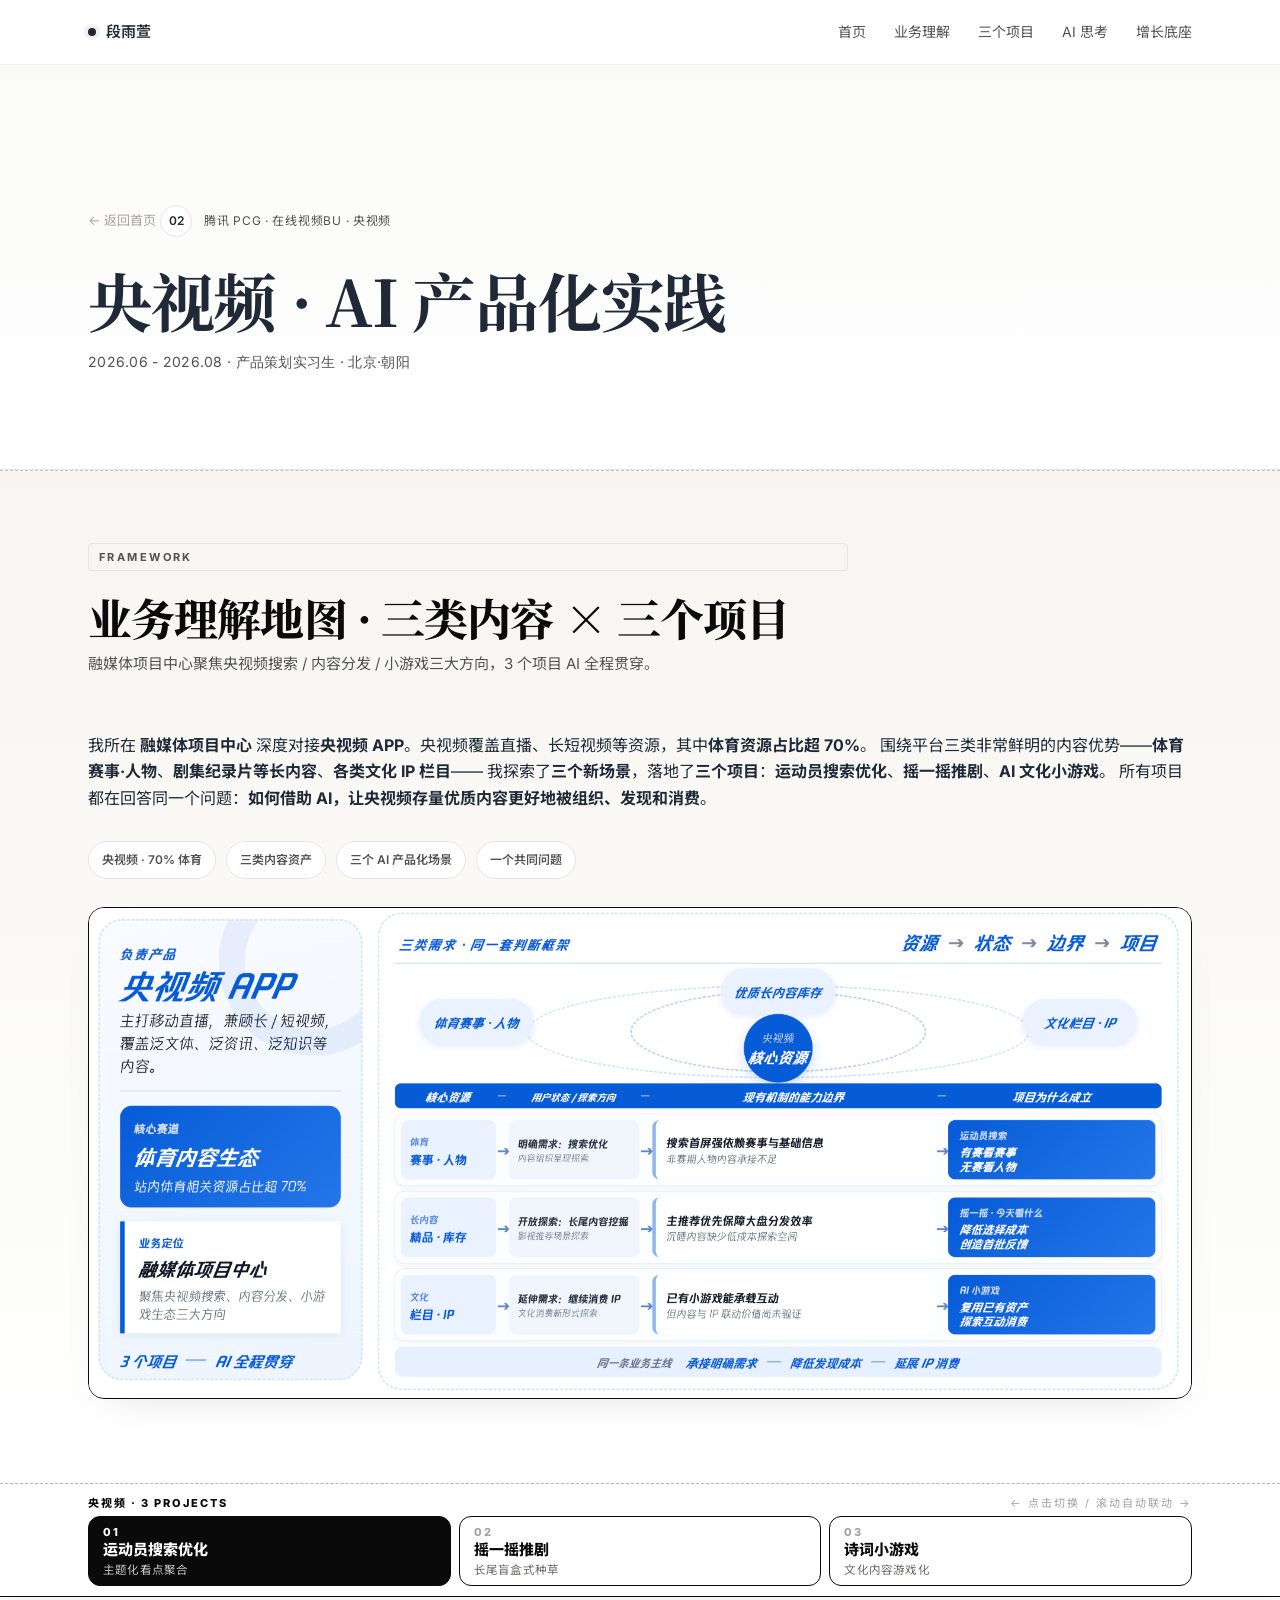
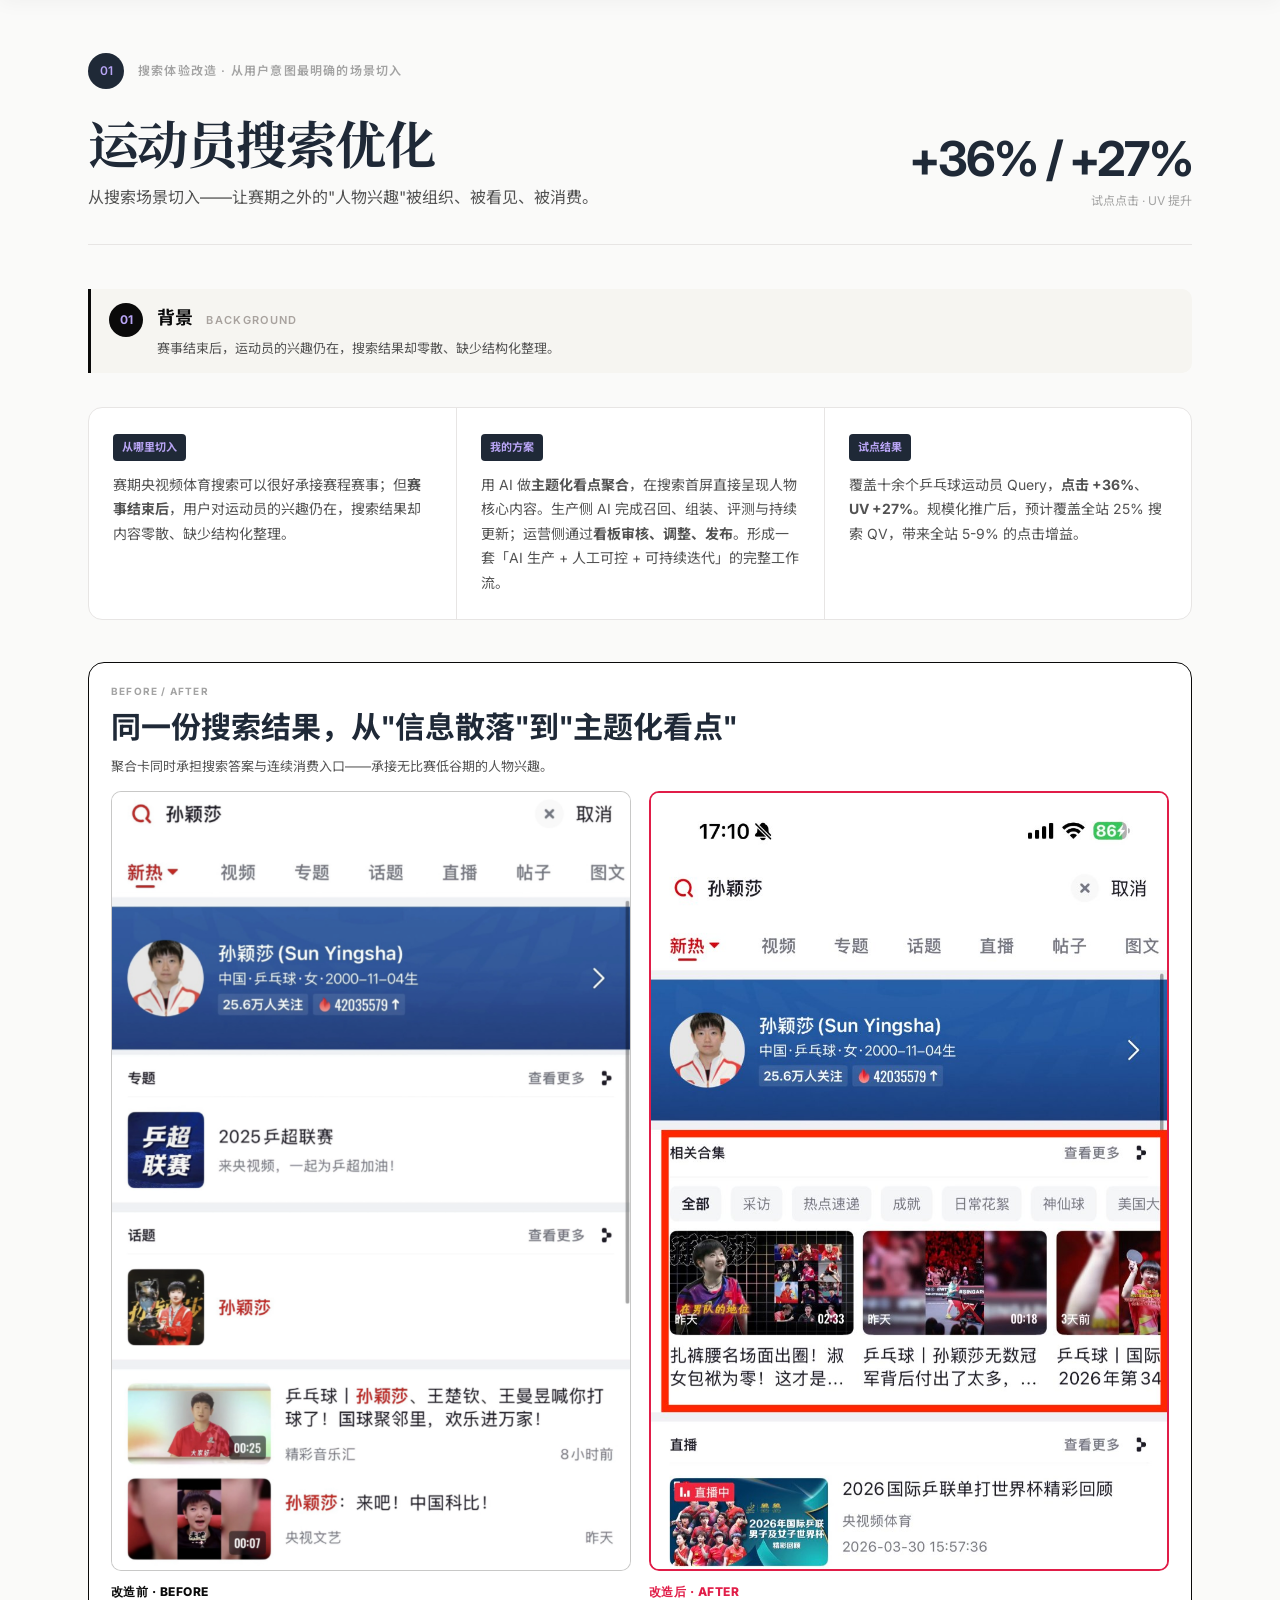
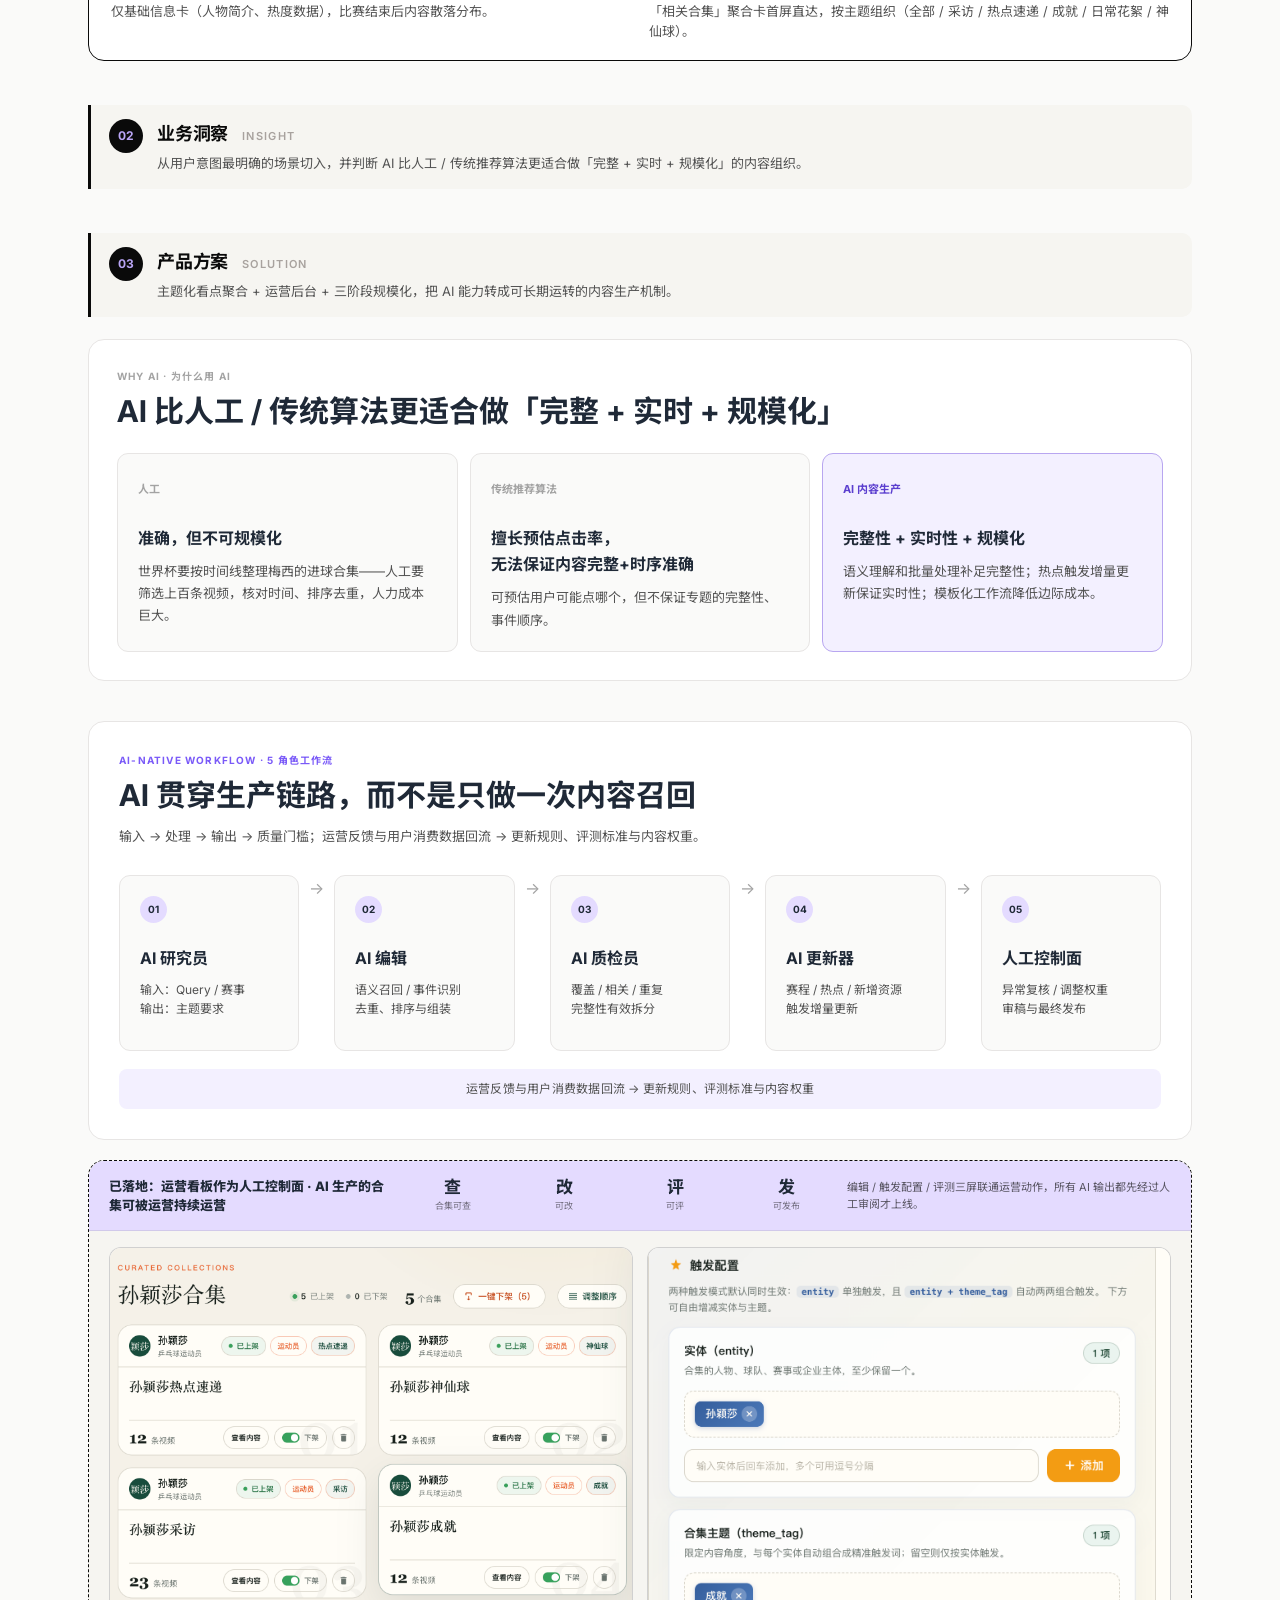
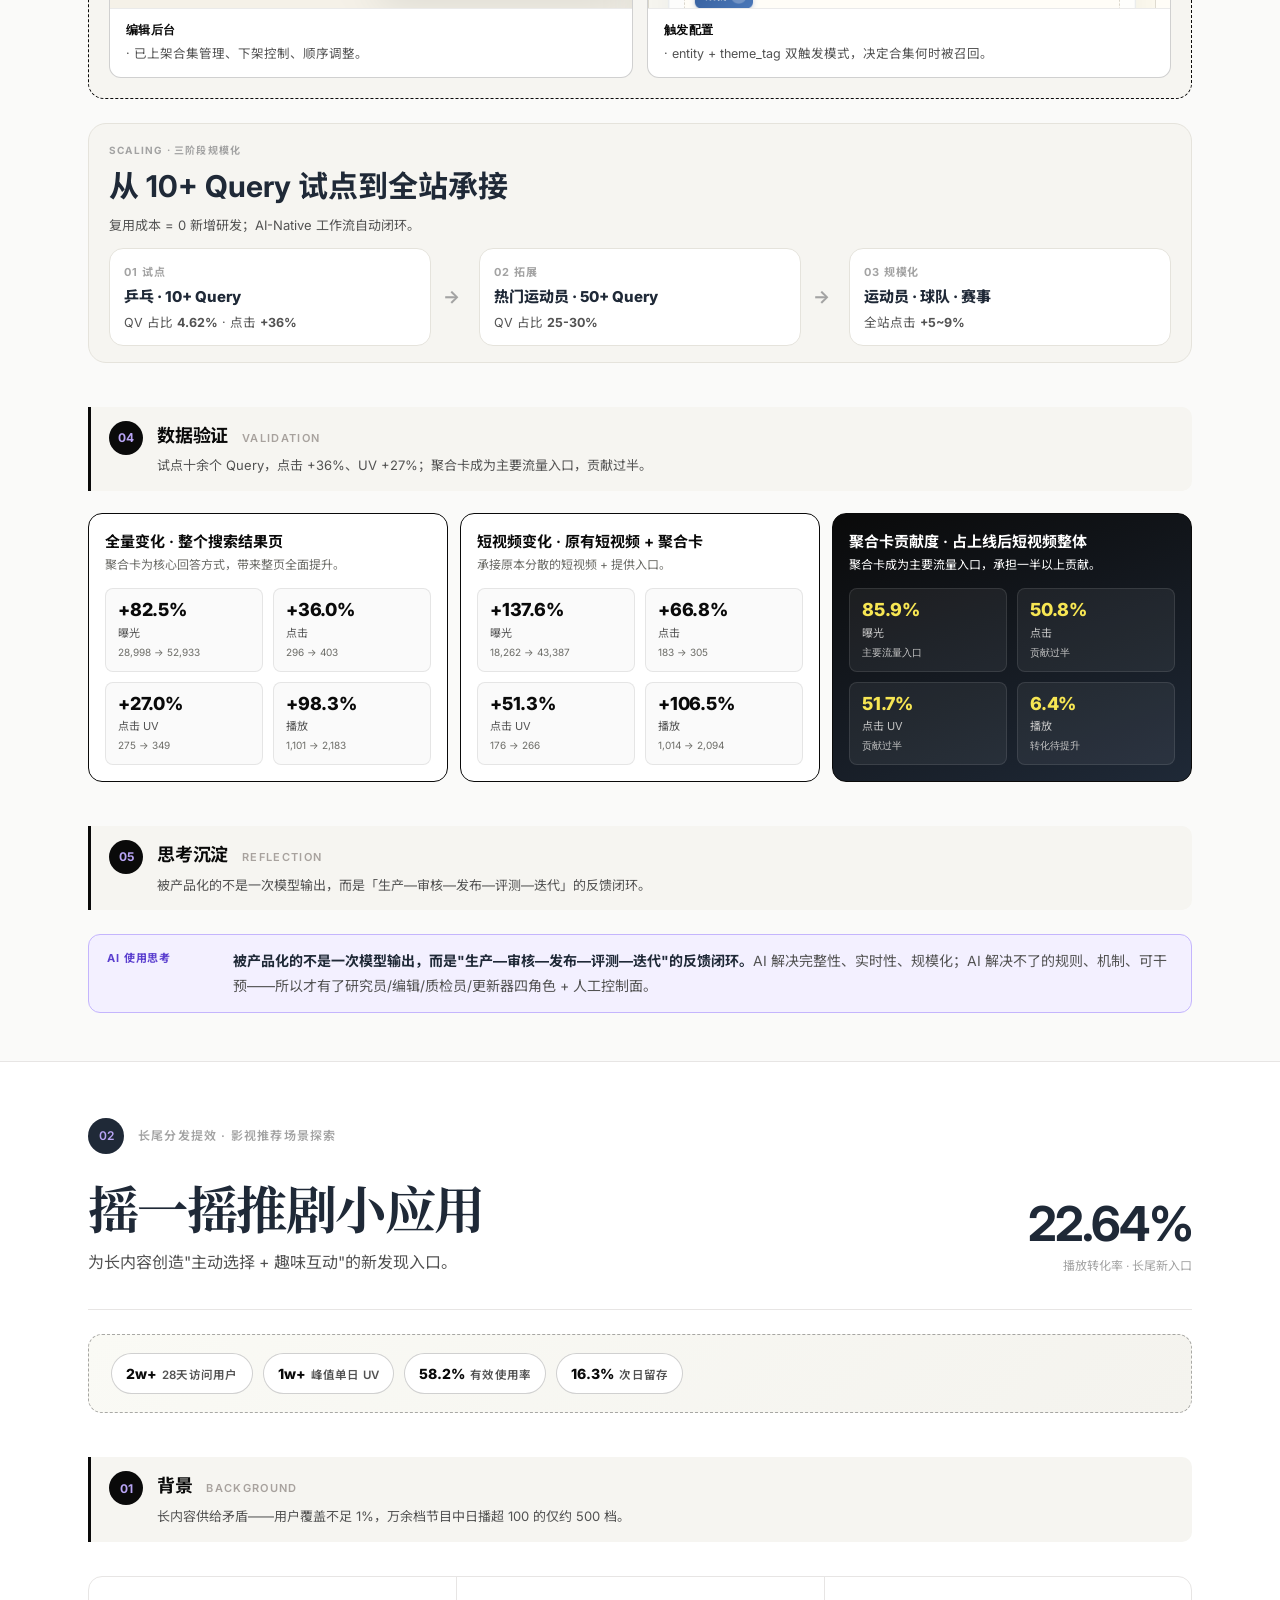
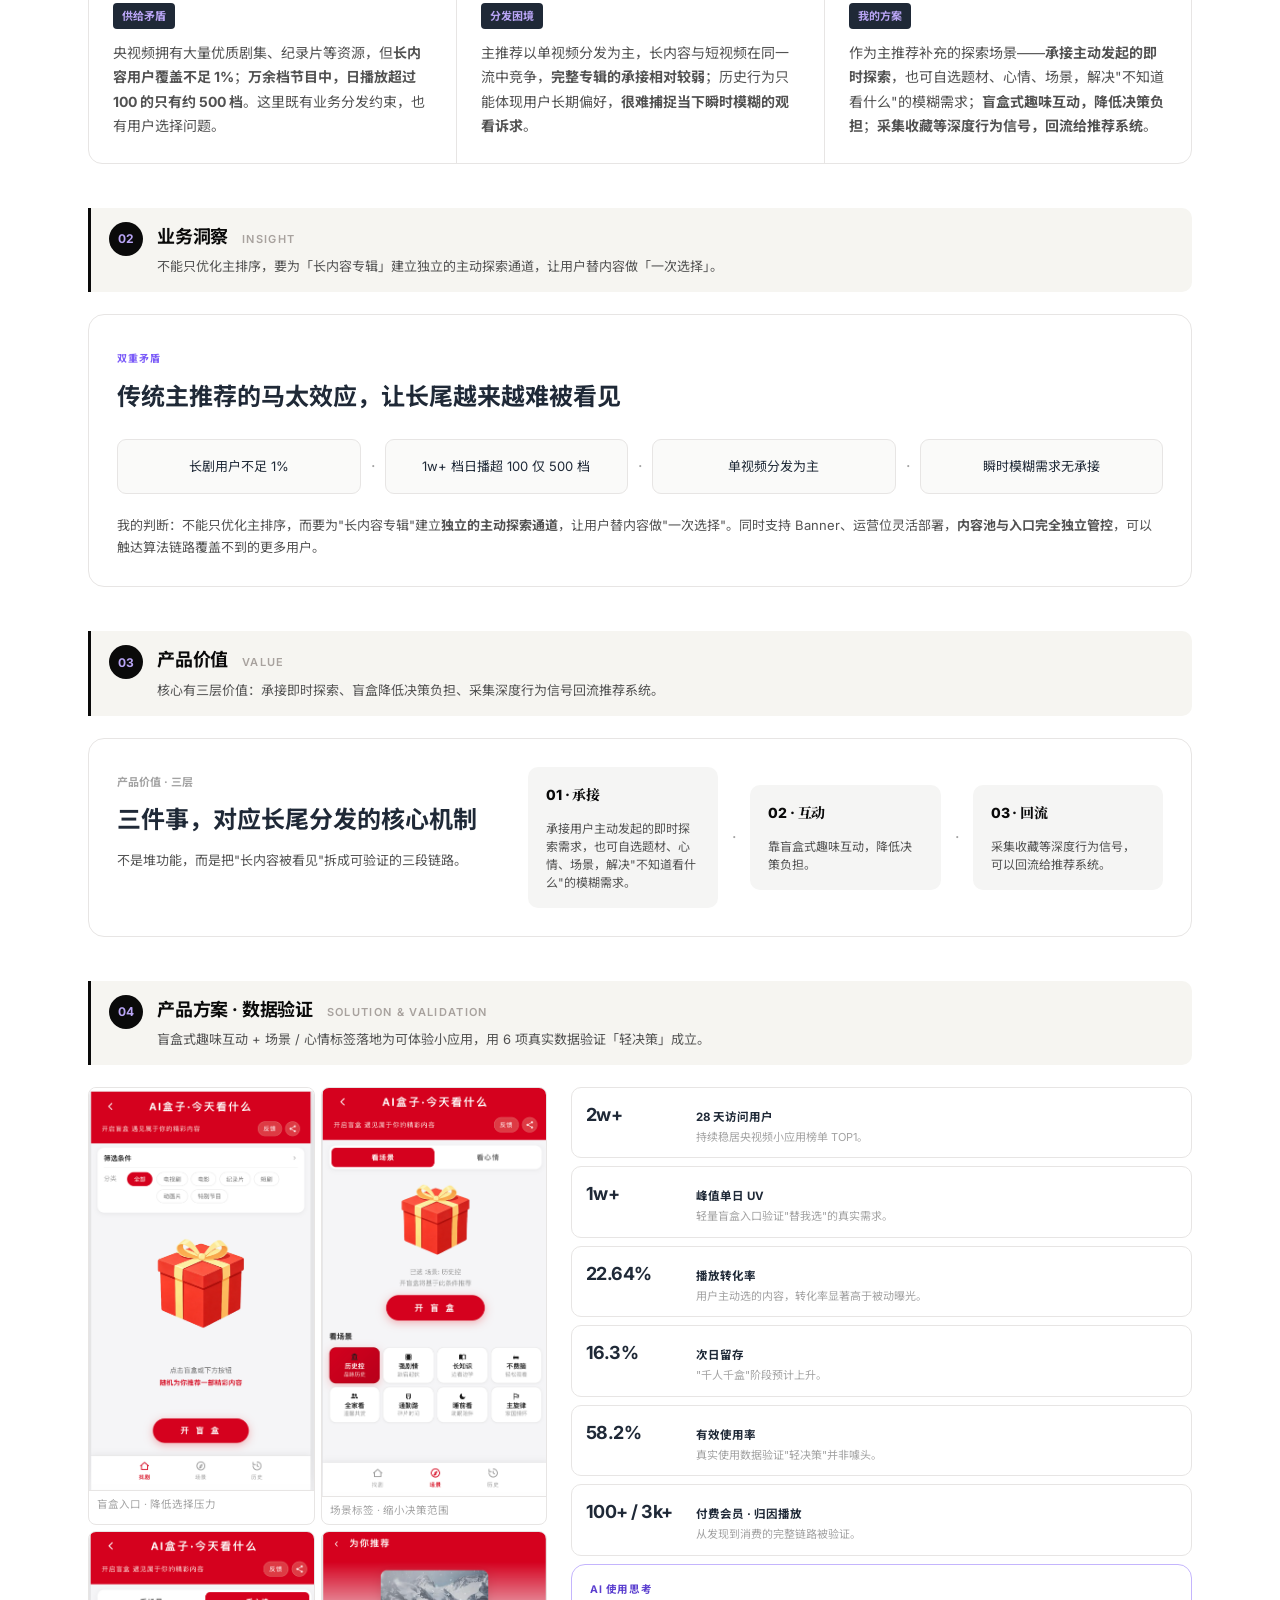
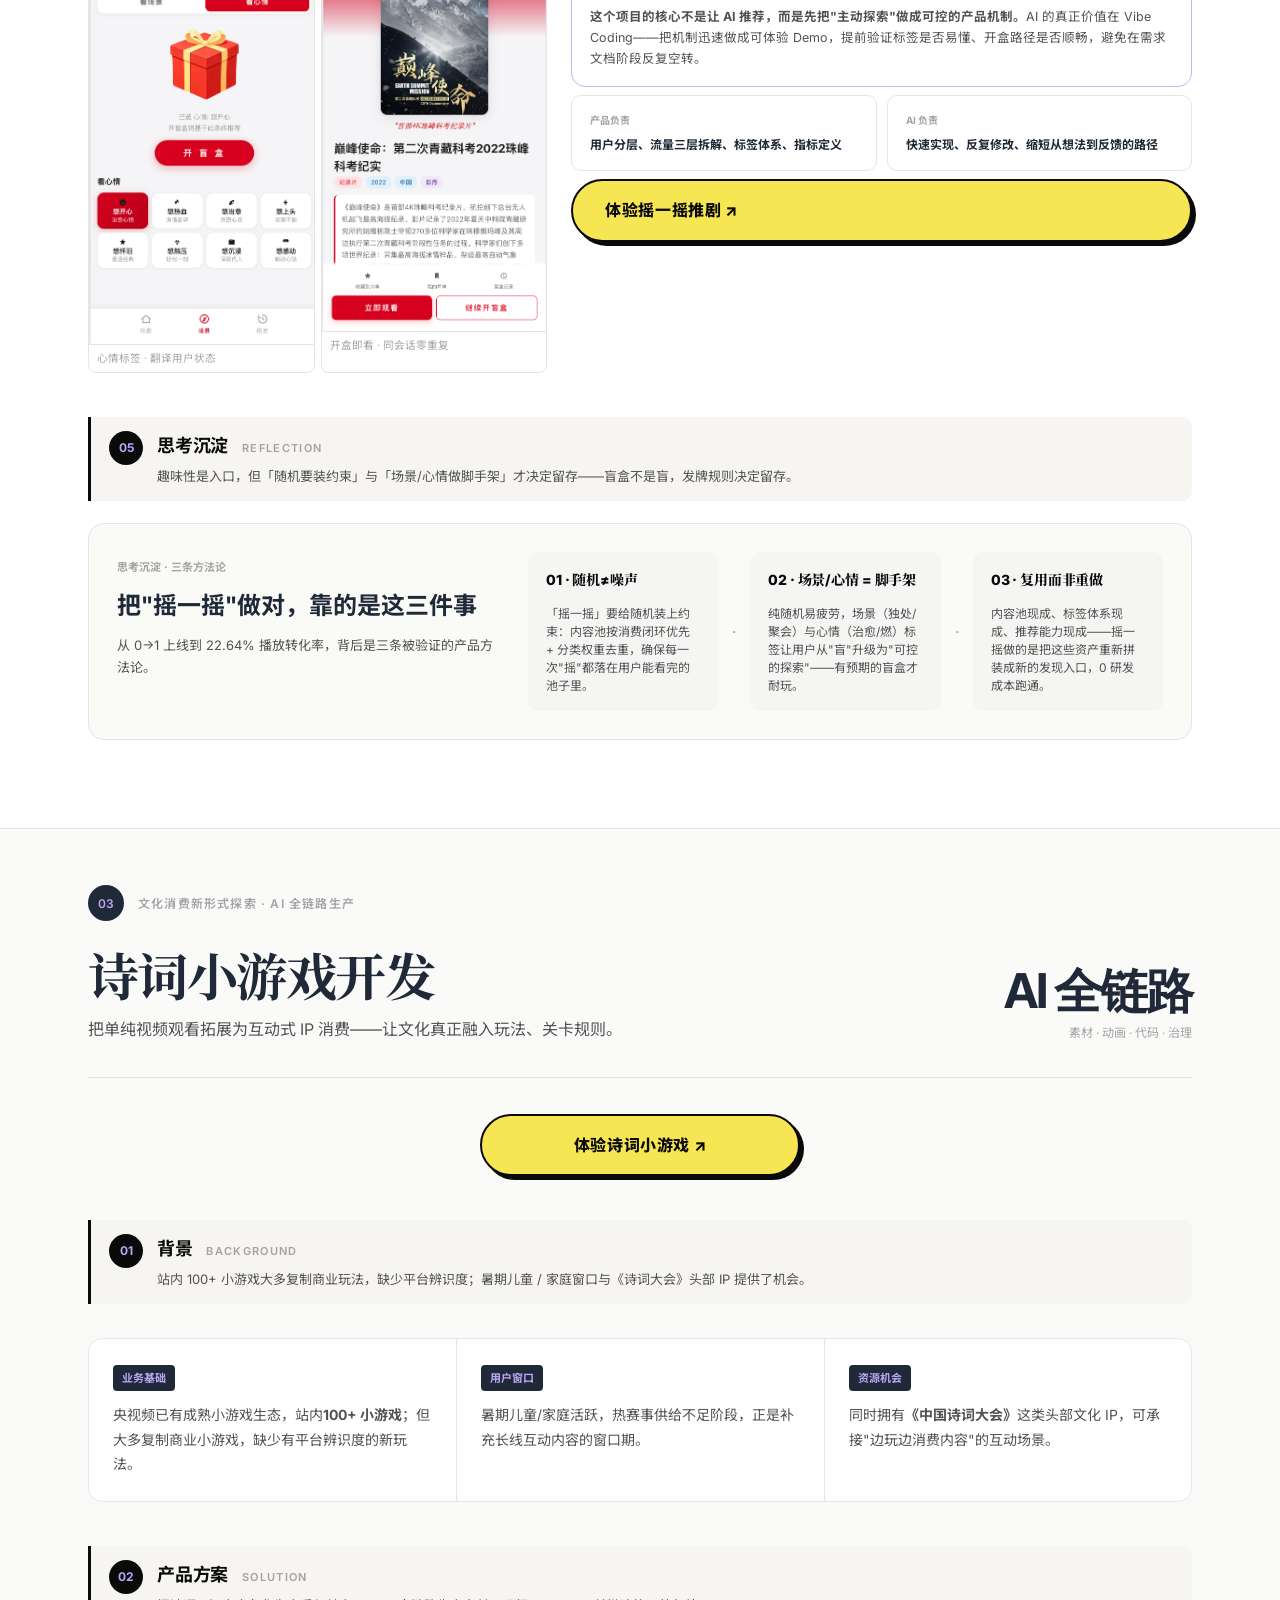
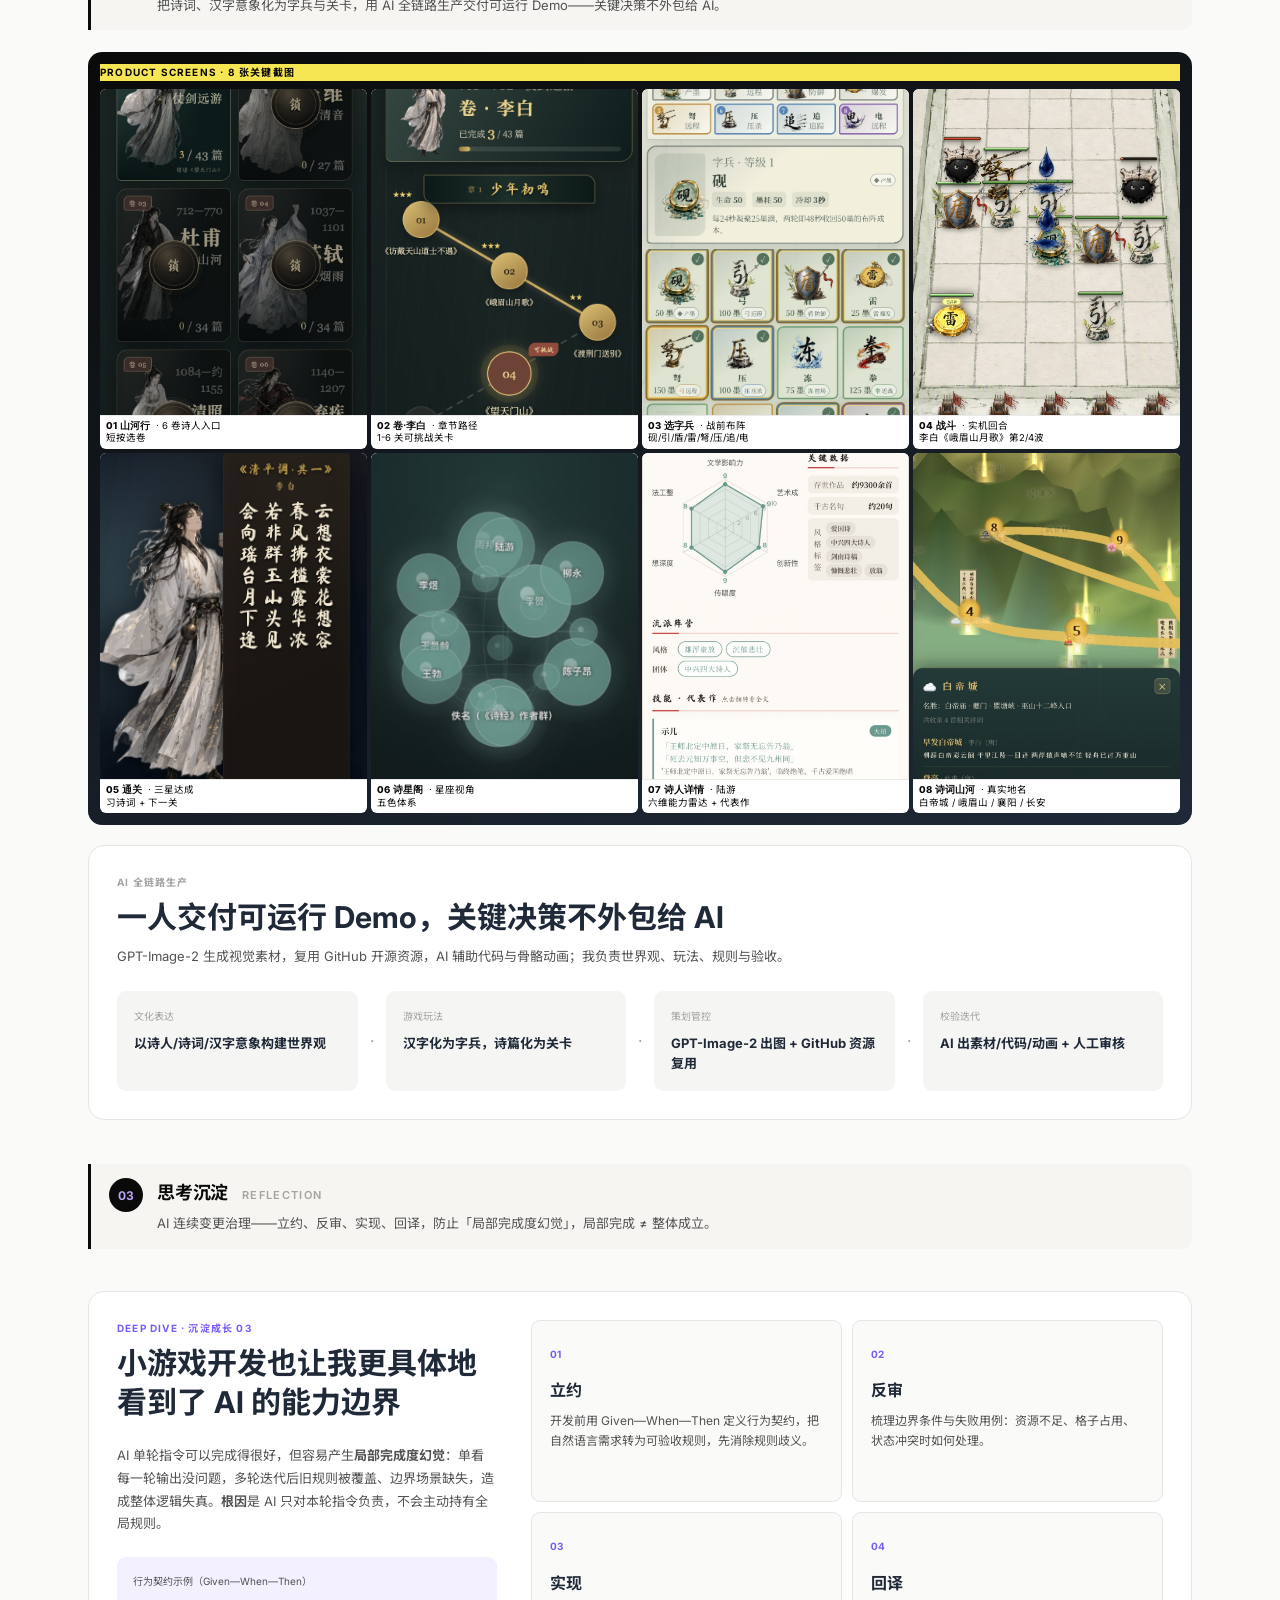
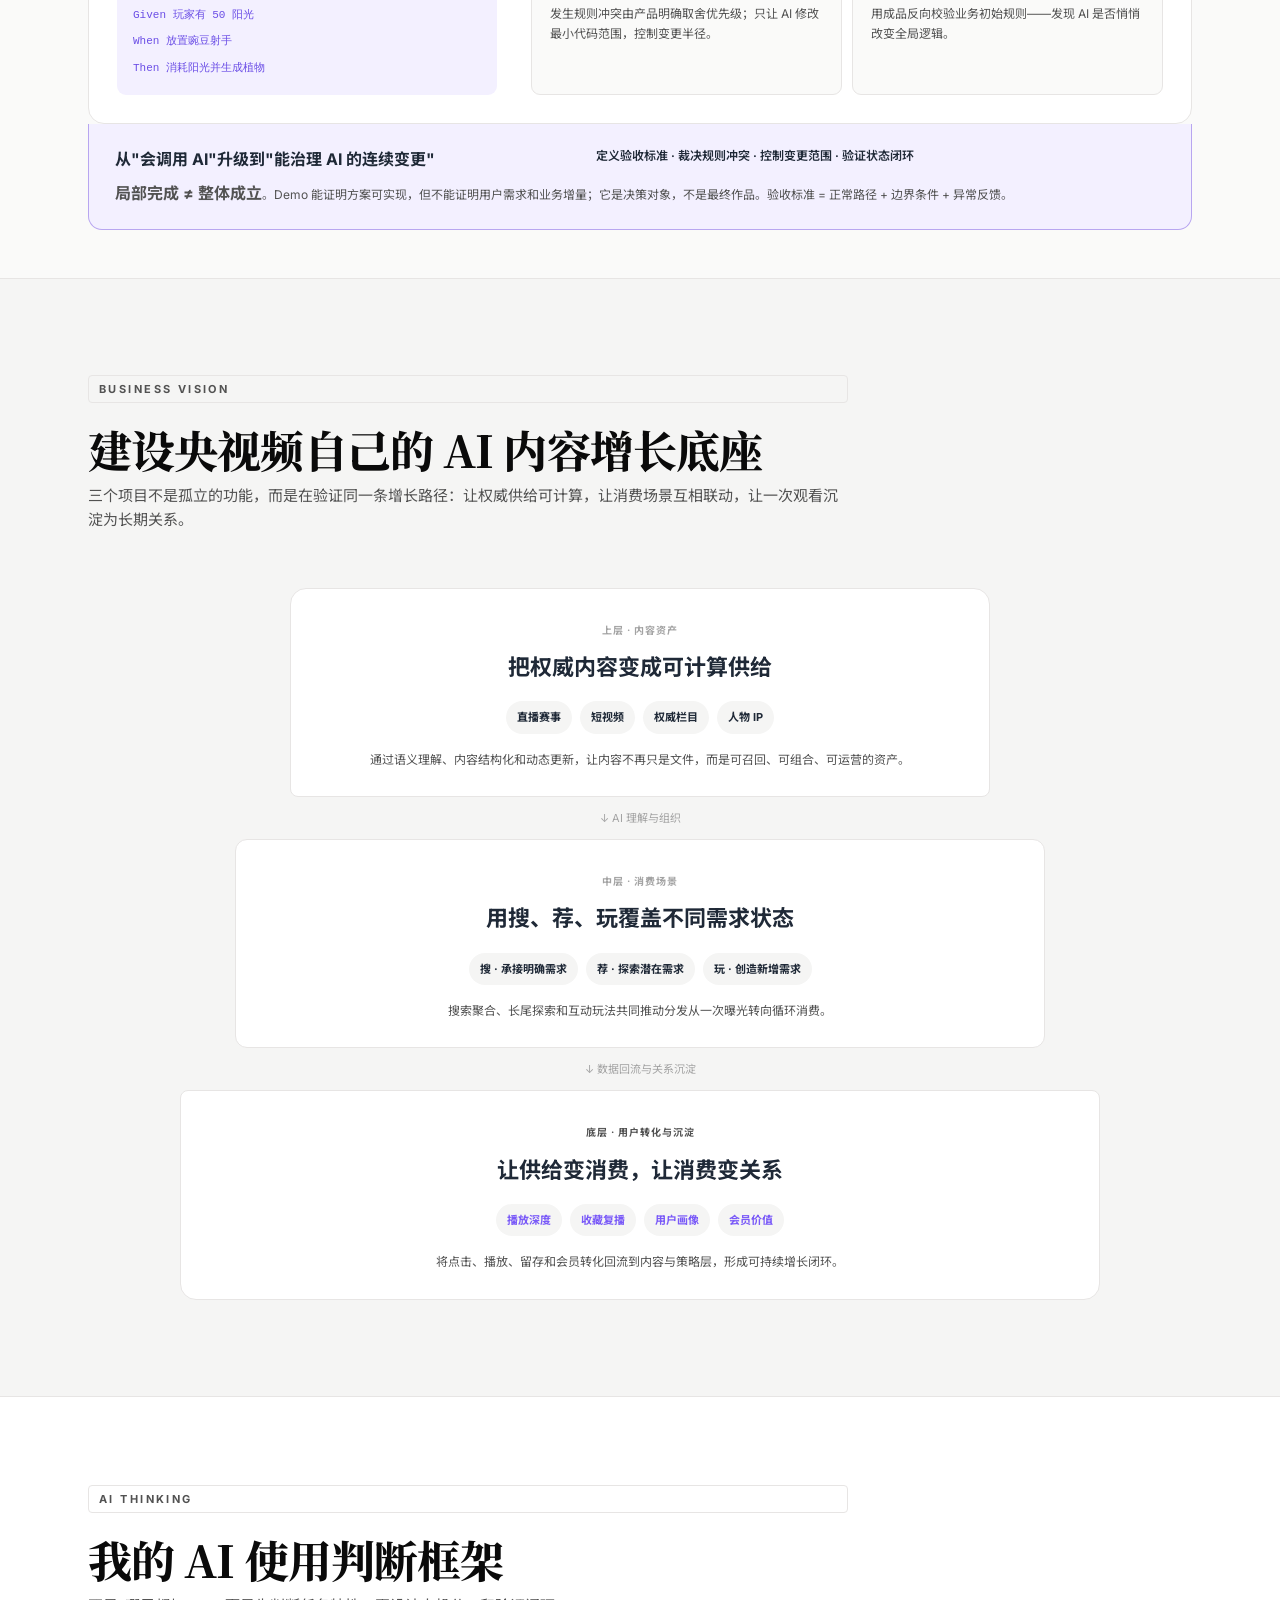
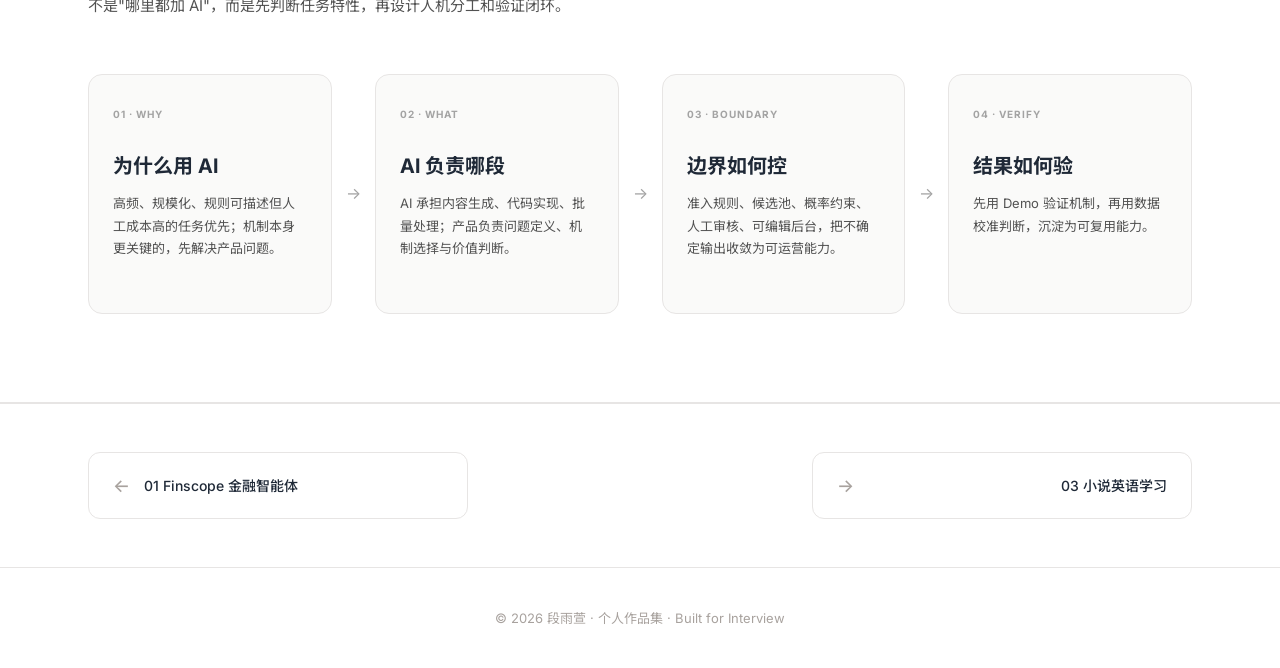
<file: project-yangshipin.html>
<!DOCTYPE html>
<html lang="zh-CN">
<head>
  <meta charset="UTF-8" />
  <meta name="viewport" content="width=device-width, initial-scale=1.0" />
  <title>央视频 · AI 产品化实践 · 段雨萱</title>
  <meta name="description" content="腾讯 PCG 央视频产品实践：聚焦运动员搜索优化、摇一摇推剧、诗词小游戏三大项目，把 AI 当业务方管理——可承接、可验证、可治理。展示从业务理解、AI 全链路生产到长尾分发的完整方法。" />
  <link rel="preconnect" href="https://fonts.googleapis.com">
  <link rel="preconnect" href="https://fonts.gstatic.com" crossorigin>
  <link href="https://fonts.googleapis.com/css2?family=Inter:wght@400;500;600;700&family=Noto+Serif+SC:wght@500;700&family=Noto+Sans+SC:wght@400;500;700&display=swap" rel="stylesheet">
  <link rel="stylesheet" href="styles.css" />
</head>
<body>

  <header class="site-header">
    <div class="container header-inner">
      <a class="brand" href="./index.html">
        <span class="brand-dot"></span>
        <span class="brand-name">段雨萱</span>
      </a>
      <nav class="nav">
        <a href="./index.html">首页</a>
        <a href="#framework">业务理解</a>
        <a href="#work">三个项目</a>
        <a href="#ai-thinking">AI 思考</a>
        <a href="#growth-foundation">增长底座</a>
      </nav>
    </div>
  </header>

  <main>
    <!-- ============================== HERO ============================== -->
    <section class="project-hero answer-hero">
      <div class="container">
        <a class="back-link" href="./index.html">← 返回首页</a>
        <div class="project-tag">
          <span class="tag-num">02</span>
          <span class="tag-text">腾讯 PCG · 在线视频BU · 央视频</span>
        </div>
        <h1 class="project-title">央视频 · AI 产品化实践</h1>
        <p class="project-meta">2026.06 - 2026.08 · 产品策划实习生 · 北京·朝阳</p>
      </div>
    </section>

    <!-- ============================== 业务理解地图（合并自原 AI THINKING 与 hero 描述） ============================== -->
    <section class="business-framework" id="framework">
      <div class="container">
        <div class="section-head">
          <span class="section-num">FRAMEWORK</span>
          <h2 class="section-title">业务理解地图 · 三类内容 × 三个项目</h2>
          <p class="section-sub">融媒体项目中心聚焦央视频搜索 / 内容分发 / 小游戏三大方向，3 个项目 AI 全程贯穿。</p>
        </div>

        <!-- 业务背景 + tags pill 与下方框架图合并布局 -->
        <div class="business-framework__intro">
          <p>
            我所在 <b>融媒体项目中心</b> 深度对接<b>央视频 APP</b>。央视频覆盖直播、长短视频等资源，其中<b>体育资源占比超 70%</b>。
            围绕平台三类非常鲜明的内容优势——<b>体育赛事·人物</b>、<b>剧集纪录片等长内容</b>、<b>各类文化 IP 栏目</b>——
            我探索了<b>三个新场景</b>，落地了<b>三个项目</b>：<b>运动员搜索优化</b>、<b>摇一摇推剧</b>、<b>AI 文化小游戏</b>。
            所有项目都在回答同一个问题：<b>如何借助 AI，让央视频存量优质内容更好地被组织、发现和消费</b>。
          </p>
          <div class="answer-hero__tags" aria-label="核心命题">
            <span>央视频 · 70% 体育</span>
            <span>三类内容资产</span>
            <span>三个 AI 产品化场景</span>
            <span>一个共同问题</span>
          </div>
        </div>

        <div class="business-framework__poster">
          <img src="assets/tx-fw-platform.png" alt="央视频三类核心资源与三个项目对应关系框架图" loading="lazy" />
        </div>
      </div>
    </section>

    <div class="answer-work" id="work">

      <!-- ============================== 3 项目 sticky tab 切换 ============================== -->
      <nav class="case-tabs" aria-label="项目切换">
        <div class="container">
          <div class="case-tabs__head">
            <span class="case-tabs__eyebrow">央视频 · 3 PROJECTS</span>
            <span class="case-tabs__hint">← 点击切换 / 滚动自动联动 →</span>
          </div>
          <div class="case-tabs__list">
            <button class="case-tab is-active" data-target="search-case">
              <span class="case-tab__num">01</span>
              <span class="case-tab__name">运动员搜索优化</span>
              <span class="case-tab__desc">主题化看点聚合</span>
            </button>
            <button class="case-tab" data-target="shake-case">
              <span class="case-tab__num">02</span>
              <span class="case-tab__name">摇一摇推剧</span>
              <span class="case-tab__desc">长尾盲盒式种草</span>
            </button>
            <button class="case-tab" data-target="game-case">
              <span class="case-tab__num">03</span>
              <span class="case-tab__name">诗词小游戏</span>
              <span class="case-tab__desc">文化内容游戏化</span>
            </button>
          </div>
        </div>
      </nav>

      <!-- ============================== PROJECT 01 · 运动员搜索优化 ============================== -->
      <section class="answer-case" id="search-case">
        <div class="container">
          <div class="answer-case__eyebrow">
            <span class="answer-case__index">01</span>
            <span>搜索体验改造 · 从用户意图最明确的场景切入</span>
          </div>
          <div class="answer-case__title-row">
            <div>
              <h2>运动员搜索优化</h2>
              <p>从搜索场景切入——让赛期之外的"人物兴趣"被组织、被看见、被消费。</p>
            </div>
            <div class="answer-case__headline">
              <b>+36% / +27%</b>
              <span>试点点击 · UV 提升</span>
            </div>
          </div>

          <div class="story-chapter">
            <span class="story-chapter__num">01</span>
            <div class="story-chapter__body">
              <h3>背景 <em>Background</em></h3>
              <p>赛事结束后，运动员的兴趣仍在，搜索结果却零散、缺少结构化整理。</p>
            </div>
          </div>

          <div class="answer-brief">
            <div class="answer-brief__item">
              <span>从哪里切入</span>
              <p>赛期央视频体育搜索可以很好承接赛程赛事；但<b>赛事结束后</b>，用户对运动员的兴趣仍在，搜索结果却内容零散、缺少结构化整理。</p>
            </div>
            <div class="answer-brief__item">
              <span>我的方案</span>
              <p>用 AI 做<b>主题化看点聚合</b>，在搜索首屏直接呈现人物核心内容。生产侧 AI 完成召回、组装、评测与持续更新；运营侧通过<b>看板审核、调整、发布</b>。形成一套「AI 生产 + 人工可控 + 可持续迭代」的完整工作流。</p>
            </div>
            <div class="answer-brief__item">
              <span>试点结果</span>
              <p>覆盖十余个乒乓球运动员 Query，<b>点击 +36%</b>、<b>UV +27%</b>。规模化推广后，预计覆盖全站 25% 搜索 QV，带来全站 5-9% 的点击增益。</p>
            </div>
          </div>

          <!-- 改造前 vs 改造后 · 同一份搜索结果的双形态 -->
          <div class="search-before-after">
            <div class="framework-head">
              <span>BEFORE / AFTER</span>
              <h3>同一份搜索结果，从"信息散落"到"主题化看点"</h3>
              <p>聚合卡同时承担搜索答案与连续消费入口——承接无比赛低谷期的人物兴趣。</p>
            </div>
            <div class="search-before-after__grid">
              <figure class="search-before-after__before">
                <img src="assets/tx-search-before.png" alt="改造前：仅基础信息卡（人物简介、热度数据），比赛结束后内容散落分布" loading="lazy" />
                <figcaption>
                  <b>改造前 · BEFORE</b>
                  <p>仅基础信息卡（人物简介、热度数据），比赛结束后内容散落分布。</p>
                </figcaption>
              </figure>
              <figure class="search-before-after__after">
                <img src="assets/tx-search-after.jpg" alt="改造后：「相关合集」聚合卡首屏直达，按主题组织（全部/采访/热点速递/成就/日常花絮/神仙球）" loading="lazy" />
                <figcaption>
                  <b>改造后 · AFTER</b>
                  <p>「相关合集」聚合卡首屏直达，按主题组织（全部 / 采访 / 热点速递 / 成就 / 日常花絮 / 神仙球）。</p>
                </figcaption>
              </figure>
            </div>
          </div>

          <div class="story-chapter">
            <span class="story-chapter__num">02</span>
            <div class="story-chapter__body">
              <h3>业务洞察 <em>Insight</em></h3>
              <p>从用户意图最明确的场景切入，并判断 AI 比人工 / 传统推荐算法更适合做「完整 + 实时 + 规模化」的内容组织。</p>
            </div>
          </div>

          

          <div class="story-chapter">
            <span class="story-chapter__num">03</span>
            <div class="story-chapter__body">
              <h3>产品方案 <em>Solution</em></h3>
              <p>主题化看点聚合 + 运营后台 + 三阶段规模化，把 AI 能力转成可长期运转的内容生产机制。</p>
            </div>
          </div>
          <!-- AI-Native 工作流 (产品方案 章节内) -->
          <!-- 三栏对比：为什么用 AI 而不是人工 / 传统算法 -->
          <div class="ai-choice">
            <div class="ai-choice__title">
              <span>WHY AI · 为什么用 AI</span>
              <h3>AI 比人工 / 传统算法更适合做「完整 + 实时 + 规模化」</h3>
            </div>
            <div class="ai-choice__grid">
              <article>
                <span>人工</span>
                <b>准确，但不可规模化</b>
                <p>世界杯要按时间线整理梅西的进球合集——人工要筛选上百条视频，核对时间、排序去重，人力成本巨大。</p>
              </article>
              <article>
                <span>传统推荐算法</span>
                <b>擅长预估点击率，<br/>无法保证内容完整+时序准确</b>
                <p>可预估用户可能点哪个，但不保证专题的完整性、事件顺序。</p>
              </article>
              <article class="ai-choice__selected">
                <span>AI 内容生产</span>
                <b>完整性 + 实时性 + 规模化</b>
                <p>语义理解和批量处理补足完整性；热点触发增量更新保证实时性；模板化工作流降低边际成本。</p>
              </article>
            </div>
          </div>

          <!-- AI 贯穿生产链路 · 5 角色工作流 + 人工控制面 -->
          <div class="ai-role-system">
            <div class="ai-role-system__head">
              <span>AI-NATIVE WORKFLOW · 5 角色工作流</span>
              <h3>AI 贯穿生产链路，而不是只做一次内容召回</h3>
              <p>输入 → 处理 → 输出 → 质量门槛；运营反馈与用户消费数据回流 → 更新规则、评测标准与内容权重。</p>
            </div>
            <div class="ai-role-system__flow">
              <article>
                <span>01</span>
                <h4>AI 研究员</h4>
                <p>输入：Query / 赛事<br/>输出：主题要求</p>
              </article>
              <i>→</i>
              <article>
                <span>02</span>
                <h4>AI 编辑</h4>
                <p>语义召回 / 事件识别<br/>去重、排序与组装</p>
              </article>
              <i>→</i>
              <article>
                <span>03</span>
                <h4>AI 质检员</h4>
                <p>覆盖 / 相关 / 重复<br/>完整性有效拆分</p>
              </article>
              <i>→</i>
              <article>
                <span>04</span>
                <h4>AI 更新器</h4>
                <p>赛程 / 热点 / 新增资源<br/>触发增量更新</p>
              </article>
              <i>→</i>
              <article>
                <span>05</span>
                <h4>人工控制面</h4>
                <p>异常复核 / 调整权重<br/>审稿与最终发布</p>
              </article>
            </div>
            <div class="ai-role-system__loop">
              运营反馈与用户消费数据回流 → 更新规则、评测标准与内容权重
            </div>
          </div>

          <!-- 已落地：运营看板作为人工控制面 · AI 生产的合集可被运营持续运营 -->
          <div class="admin-screens">
            <div class="admin-screens__head">
              <span>已落地：运营看板作为人工控制面 · AI 生产的合集可被运营持续运营</span>
              <div class="admin-screens__actions">
                <div><b>查</b><small>合集可查</small></div>
                <div><b>改</b><small>可改</small></div>
                <div><b>评</b><small>可评</small></div>
                <div><b>发</b><small>可发布</small></div>
              </div>
              <p>编辑 / 触发配置 / 评测三屏联通运营动作，所有 AI 输出都先经过人工审阅才上线。</p>
            </div>
            <div class="admin-screens__grid">
              <figure>
                <img src="assets/tx-collection-edit.png" alt="合集编辑管理页" loading="lazy" />
                <figcaption><b>编辑后台</b> · 已上架合集管理、下架控制、顺序调整。</figcaption>
              </figure>
              <figure>
                <img src="assets/tx-collection-trigger.png" alt="合集触发配置抽屉" loading="lazy" />
                <figcaption><b>触发配置</b> · entity + theme_tag 双触发模式，决定合集何时被召回。</figcaption>
              </figure>
            </div>
          </div>

          <!-- 三阶段规模化（精简） -->
          <div class="scaling-path">
            <div class="framework-head">
              <span>SCALING · 三阶段规模化</span>
              <h3>从 10+ Query 试点到全站承接</h3>
              <p>复用成本 = 0 新增研发；AI-Native 工作流自动闭环。</p>
            </div>
            <div class="scaling-path__steps">
              <article>
                <span>01 试点</span>
                <b>乒乓 · 10+ Query</b>
                <p>QV 占比 <strong>4.62%</strong> · 点击 <strong>+36%</strong></p>
              </article>
              <i>→</i>
              <article>
                <span>02 拓展</span>
                <b>热门运动员 · 50+ Query</b>
                <p>QV 占比 <strong>25-30%</strong></p>
              </article>
              <i>→</i>
              <article>
                <span>03 规模化</span>
                <b>运动员 · 球队 · 赛事</b>
                <p>全站点击 <strong>+5~9%</strong></p>
              </article>
            </div>
          </div>

          <div class="story-chapter">
            <span class="story-chapter__num">04</span>
            <div class="story-chapter__body">
              <h3>数据验证 <em>Validation</em></h3>
              <p>试点十余个 Query，点击 +36%、UV +27%；聚合卡成为主要流量入口，贡献过半。</p>
            </div>
          </div>

          <!-- 试点数据看板 -->
          <div class="search-dashboard">
            <div class="search-dashboard__block">
              <div class="framework-head"><h4>全量变化 · 整个搜索结果页</h4><p>聚合卡为核心回答方式，带来整页全面提升。</p></div>
              <div class="search-dashboard__grid">
                <div><b>+82.5%</b><span>曝光</span><small>28,998 → 52,933</small></div>
                <div><b>+36.0%</b><span>点击</span><small>296 → 403</small></div>
                <div><b>+27.0%</b><span>点击 UV</span><small>275 → 349</small></div>
                <div><b>+98.3%</b><span>播放</span><small>1,101 → 2,183</small></div>
              </div>
            </div>
            <div class="search-dashboard__block">
              <div class="framework-head"><h4>短视频变化 · 原有短视频 + 聚合卡</h4><p>承接原本分散的短视频 + 提供入口。</p></div>
              <div class="search-dashboard__grid">
                <div><b>+137.6%</b><span>曝光</span><small>18,262 → 43,387</small></div>
                <div><b>+66.8%</b><span>点击</span><small>183 → 305</small></div>
                <div><b>+51.3%</b><span>点击 UV</span><small>176 → 266</small></div>
                <div><b>+106.5%</b><span>播放</span><small>1,014 → 2,094</small></div>
              </div>
            </div>
            <div class="search-dashboard__block search-dashboard__block--strong">
              <div class="framework-head"><h4>聚合卡贡献度 · 占上线后短视频整体</h4><p>聚合卡成为主要流量入口，承担一半以上贡献。</p></div>
              <div class="search-dashboard__grid">
                <div><b>85.9%</b><span>曝光</span><small>主要流量入口</small></div>
                <div><b>50.8%</b><span>点击</span><small>贡献过半</small></div>
                <div><b>51.7%</b><span>点击 UV</span><small>贡献过半</small></div>
                <div><b>6.4%</b><span>播放</span><small>转化待提升</small></div>
              </div>
            </div>
          </div>

          <div class="story-chapter">
            <span class="story-chapter__num">05</span>
            <div class="story-chapter__body">
              <h3>思考沉淀 <em>Reflection</em></h3>
              <p>被产品化的不是一次模型输出，而是「生产—审核—发布—评测—迭代」的反馈闭环。</p>
            </div>
          </div>

          <div class="ai-case-note">
            <span>AI 使用思考</span>
            <p><b>被产品化的不是一次模型输出，而是"生产—审核—发布—评测—迭代"的反馈闭环。</b>AI 解决完整性、实时性、规模化；AI 解决不了的规则、机制、可干预——所以才有了研究员/编辑/质检员/更新器四角色 + 人工控制面。</p>
          </div>
        </div>
      </section>

      <!-- ============================== PROJECT 02 · 摇一摇推剧 ============================== -->
      <section class="answer-case" id="shake-case">
        <div class="container">
          <div class="answer-case__eyebrow">
            <span class="answer-case__index">02</span>
            <span>长尾分发提效 · 影视推荐场景探索</span>
          </div>
          <div class="answer-case__title-row">
            <div>
              <h2>摇一摇推剧小应用</h2>
              <p>为长内容创造"主动选择 + 趣味互动"的新发现入口。</p>
            </div>
            <div class="answer-case__headline">
              <b>22.64%</b>
              <span>播放转化率 · 长尾新入口</span>
            </div>
          </div>

          <!-- 标题后状态条 · 多维产品指标 + 连载状态 -->
          <div class="answer-case__status">
            <div class="answer-case__chips">
              <span><b>2w+</b><i>28天访问用户</i></span>
              <span><b>1w+</b><i>峰值单日 UV</i></span>
              <span><b>58.2%</b><i>有效使用率</i></span>
              <span><b>16.3%</b><i>次日留存</i></span>
            </div>
          </div>

          <div class="story-chapter">
            <span class="story-chapter__num">01</span>
            <div class="story-chapter__body">
              <h3>背景 <em>Background</em></h3>
              <p>长内容供给矛盾——用户覆盖不足 1%，万余档节目中日播超 100 的仅约 500 档。</p>
            </div>
          </div>

          <div class="answer-brief">
            <div class="answer-brief__item">
              <span>供给矛盾</span>
              <p>央视频拥有大量优质剧集、纪录片等资源，但<b>长内容用户覆盖不足 1%</b>；<b>万余档节目中，日播放超过 100 的只有约 500 档</b>。这里既有业务分发约束，也有用户选择问题。</p>
            </div>
            <div class="answer-brief__item">
              <span>分发困境</span>
              <p>主推荐以单视频分发为主，长内容与短视频在同一流中竞争，<b>完整专辑的承接相对较弱</b>；历史行为只能体现用户长期偏好，<b>很难捕捉当下瞬时模糊的观看诉求</b>。</p>
            </div>
            <div class="answer-brief__item">
              <span>我的方案</span>
              <p>作为主推荐补充的探索场景——<b>承接主动发起的即时探索</b>，也可自选题材、心情、场景，解决"不知道看什么"的模糊需求；<b>盲盒式趣味互动，降低决策负担</b>；<b>采集收藏等深度行为信号，回流给推荐系统</b>。</p>
            </div>
          </div>

          <div class="story-chapter">
            <span class="story-chapter__num">02</span>
            <div class="story-chapter__body">
              <h3>业务洞察 <em>Insight</em></h3>
              <p>不能只优化主排序，要为「长内容专辑」建立独立的主动探索通道，让用户替内容做「一次选择」。</p>
            </div>
          </div>

          <div class="longtail-deadlock">
            <div class="longtail-deadlock__title">
              <span>双重矛盾</span>
              <h3>传统主推荐的马太效应，让长尾越来越难被看见</h3>
            </div>
            <div class="longtail-deadlock__loop">
              <div>长剧用户不足 1%</div><i>·</i><div>1w+ 档日播超 100 仅 500 档</div><i>·</i><div>单视频分发为主</div><i>·</i><div>瞬时模糊需求无承接</div>
            </div>
            <p>我的判断：不能只优化主排序，而要为"长内容专辑"建立<b>独立的主动探索通道</b>，让用户替内容做"一次选择"。同时支持 Banner、运营位灵活部署，<b>内容池与入口完全独立管控</b>，可以触达算法链路覆盖不到的更多用户。</p>
          </div>

          <div class="story-chapter">
            <span class="story-chapter__num">03</span>
            <div class="story-chapter__body">
              <h3>产品价值 <em>Value</em></h3>
              <p>核心有三层价值：承接即时探索、盲盒降低决策负担、采集深度行为信号回流推荐系统。</p>
            </div>
          </div>

          <div class="answer-mechanism">
            <div class="answer-mechanism__intro">
              <span>产品价值 · 三层</span>
              <h3>三件事，对应长尾分发的核心机制</h3>
              <p>不是堆功能，而是把"长内容被看见"拆成可验证的三段链路。</p>
            </div>
            <div class="answer-mechanism__steps answer-mechanism__steps--detail">
              <div>
                <b>01 · 承接</b>
                <span>承接用户主动发起的即时探索需求，也可自选题材、心情、场景，解决"不知道看什么"的模糊需求。</span>
              </div>
              <i>·</i>
              <div>
                <b>02 · 互动</b>
                <span>靠盲盒式趣味互动，降低决策负担。</span>
              </div>
              <i>·</i>
              <div>
                <b>03 · 回流</b>
                <span>采集收藏等深度行为信号，可以回流给推荐系统。</span>
              </div>
            </div>
          </div>

          <div class="story-chapter">
            <span class="story-chapter__num">04</span>
            <div class="story-chapter__body">
              <h3>产品方案 · 数据验证 <em>Solution &amp; Validation</em></h3>
              <p>盲盒式趣味互动 + 场景 / 心情标签落地为可体验小应用，用 6 项真实数据验证「轻决策」成立。</p>
            </div>
          </div>

          <div class="answer-split">
            <div class="answer-phone-grid">
              <figure>
                <img src="assets/tx-shake-home.png" alt="摇剧首页" loading="lazy" />
                <figcaption>盲盒入口 · 降低选择压力</figcaption>
              </figure>
              <figure>
                <img src="assets/tx-shake-scene.png" alt="摇剧场景选择" loading="lazy" />
                <figcaption>场景标签 · 缩小决策范围</figcaption>
              </figure>
              <figure>
                <img src="assets/tx-shake-mood.png" alt="摇剧情绪选择" loading="lazy" />
                <figcaption>心情标签 · 翻译用户状态</figcaption>
              </figure>
              <figure>
                <img src="assets/tx-shake-result.png" alt="摇剧推荐结果" loading="lazy" />
                <figcaption>开盒即看 · 同会话零重复</figcaption>
              </figure>
            </div>
            <div class="answer-evidence">
              <div class="answer-evidence__item">
                <b>2w+</b>
                <span>28 天访问用户</span>
                <p>持续稳居央视频小应用榜单 TOP1。</p>
              </div>
              <div class="answer-evidence__item">
                <b>1w+</b>
                <span>峰值单日 UV</span>
                <p>轻量盲盒入口验证"替我选"的真实需求。</p>
              </div>
              <div class="answer-evidence__item">
                <b>22.64%</b>
                <span>播放转化率</span>
                <p>用户主动选的内容，转化率显著高于被动曝光。</p>
              </div>
              <div class="answer-evidence__item">
                <b>16.3%</b>
                <span>次日留存</span>
                <p>"千人千盒"阶段预计上升。</p>
              </div>
              <div class="answer-evidence__item">
                <b>58.2%</b>
                <span>有效使用率</span>
                <p>真实使用数据验证"轻决策"并非噱头。</p>
              </div>
              <div class="answer-evidence__item">
                <b>100+ / 3k+</b>
                <span>付费会员 · 归因播放</span>
                <p>从发现到消费的完整链路被验证。</p>
              </div>
              <div class="answer-contribution answer-contribution--stacked answer-contribution--ai">
                <div>
                  <span class="answer-contribution__label">AI 使用思考</span>
                  <p><b>这个项目的核心不是让 AI 推荐，而是先把"主动探索"做成可控的产品机制。</b>AI 的真正价值在 Vibe Coding——把机制迅速做成可体验 Demo，提前验证标签是否易懂、开盒路径是否顺畅，避免在需求文档阶段反复空转。</p>
                </div>
              </div>
              <div class="ai-case-mini">
                <div><span>产品负责</span><b>用户分层、流量三层拆解、标签体系、指标定义</b></div>
                <div><span>AI 负责</span><b>快速实现、反复修改、缩短从想法到反馈的路径</b></div>
              </div>
              <a class="link-btn" href="https://aibox.yangshipin.cn/tx/shake_movie_box/" target="_blank" rel="noopener">体验摇一摇推剧 ↗</a>
            </div>
          </div>

          <div class="story-chapter">
            <span class="story-chapter__num">05</span>
            <div class="story-chapter__body">
              <h3>思考沉淀 <em>Reflection</em></h3>
              <p>趣味性是入口，但「随机要装约束」与「场景/心情做脚手架」才决定留存——盲盒不是盲，发牌规则决定留存。</p>
            </div>
          </div>

          <div class="answer-mechanism answer-mechanism--reflect">
            <div class="answer-mechanism__intro">
              <span>思考沉淀 · 三条方法论</span>
              <h3>把"摇一摇"做对，靠的是这三件事</h3>
              <p>从 0→1 上线到 22.64% 播放转化率，背后是三条被验证的产品方法论。</p>
            </div>
            <div class="answer-mechanism__steps answer-mechanism__steps--detail">
              <div>
                <b>01 · 随机≠噪声</b>
                <span>「摇一摇」要给随机装上约束：内容池按消费闭环优先 + 分类权重去重，确保每一次"摇"都落在用户能看完的池子里。</span>
              </div>
              <i>·</i>
              <div>
                <b>02 · 场景/心情 = 脚手架</b>
                <span>纯随机易疲劳，场景（独处/聚会）与心情（治愈/燃）标签让用户从"盲"升级为"可控的探索"——有预期的盲盒才耐玩。</span>
              </div>
              <i>·</i>
              <div>
                <b>03 · 复用而非重做</b>
                <span>内容池现成、标签体系现成、推荐能力现成——摇一摇做的是把这些资产重新拼装成新的发现入口，0 研发成本跑通。</span>
              </div>
            </div>
          </div>
        </div>
      </section>

      <!-- ============================== PROJECT 03 · 诗词小游戏 ============================== -->
      <section class="answer-case" id="game-case">
        <div class="container">
          <div class="answer-case__eyebrow">
            <span class="answer-case__index">03</span>
            <span>文化消费新形式探索 · AI 全链路生产</span>
          </div>
          <div class="answer-case__title-row">
            <div>
              <h2>诗词小游戏开发</h2>
              <p>把单纯视频观看拓展为互动式 IP 消费——让文化真正融入玩法、关卡规则。</p>
            </div>
            <div class="answer-case__headline">
              <b>AI 全链路</b>
              <span>素材 · 动画 · 代码 · 治理</span>
            </div>
          </div>

          <!-- 体验链接：移到标题之下 -->
          <a class="link-btn link-btn--center" href="https://aibox.yangshipin.cn/tx/1212/" target="_blank" rel="noopener">体验诗词小游戏 ↗</a>

          <div class="story-chapter">
            <span class="story-chapter__num">01</span>
            <div class="story-chapter__body">
              <h3>背景 <em>Background</em></h3>
              <p>站内 100+ 小游戏大多复制商业玩法，缺少平台辨识度；暑期儿童 / 家庭窗口与《诗词大会》头部 IP 提供了机会。</p>
            </div>
          </div>

          <div class="answer-brief">
            <div class="answer-brief__item">
              <span>业务基础</span>
              <p>央视频已有成熟小游戏生态，站内<b>100+ 小游戏</b>；但大多复制商业小游戏，缺少有平台辨识度的新玩法。</p>
            </div>
            <div class="answer-brief__item">
              <span>用户窗口</span>
              <p>暑期儿童/家庭活跃，热赛事供给不足阶段，正是补充长线互动内容的窗口期。</p>
            </div>
            <div class="answer-brief__item">
              <span>资源机会</span>
              <p>同时拥有<b>《中国诗词大会》</b>这类头部文化 IP，可承接"边玩边消费内容"的互动场景。</p>
            </div>
          </div>

          <div class="story-chapter">
            <span class="story-chapter__num">02</span>
            <div class="story-chapter__body">
              <h3>产品方案 <em>Solution</em></h3>
              <p>把诗词、汉字意象化为字兵与关卡，用 AI 全链路生产交付可运行 Demo——关键决策不外包给 AI。</p>
            </div>
          </div>

          <!-- 8 张游戏截图 · 2x4 grid -->
          <div class="game-screens-8">
            <div class="framework-head">
              <span>PRODUCT SCREENS · 8 张关键截图</span>
            </div>
            <div class="game-screens-8__grid">
              <figure>
                <img src="assets/tx-poetry-poets.jpg" alt="山河行 · 6 卷诗人" loading="lazy" />
                <figcaption><b>01 山河行</b> · 6 卷诗人入口<br/>短按选卷</figcaption>
              </figure>
              <figure>
                <img src="assets/tx-poetry-chapter.png" alt="卷·李白 章节路径" loading="lazy" />
                <figcaption><b>02 卷·李白</b> · 章节路径<br/>1-6 关可挑战关卡</figcaption>
              </figure>
              <figure>
                <img src="assets/tx-poetry-deploy.png" alt="第8关选字兵阵" loading="lazy" />
                <figcaption><b>03 选字兵</b> · 战前布阵<br/>砚/引/盾/雷/弩/压/追/电</figcaption>
              </figure>
              <figure>
                <img src="assets/tx-poetry-battle.jpg" alt="第2关第2波战斗" loading="lazy" />
                <figcaption><b>04 战斗</b> · 实机回合<br/>李白《峨眉山月歌》第2/4波</figcaption>
              </figure>
              <figure>
                <img src="assets/tx-poetry-success.png" alt="保护成功通关页" loading="lazy" />
                <figcaption><b>05 通关</b> · 三星达成<br/>习诗词 + 下一关</figcaption>
              </figure>
              <figure>
                <img src="assets/tx-poetry-zodiac.png" alt="诗星阁星座图" loading="lazy" />
                <figcaption><b>06 诗星阁</b> · 星座视角<br/>五色体系</figcaption>
              </figure>
              <figure>
                <img src="assets/tx-poetry-poet-card.jpg" alt="陆游诗人详情卡" loading="lazy" />
                <figcaption><b>07 诗人详情</b> · 陆游<br/>六维能力雷达 + 代表作</figcaption>
              </figure>
              <figure>
                <img src="assets/tx-poetry-map.jpg" alt="诗词山河真实地图" loading="lazy" />
                <figcaption><b>08 诗词山河</b> · 真实地名<br/>白帝城 / 峨眉山 / 襄阳 / 长安</figcaption>
              </figure>
            </div>
          </div>

          <div class="ai-production-line">
            <div class="framework-head">
              <span>AI 全链路生产</span>
              <h3>一人交付可运行 Demo，关键决策不外包给 AI</h3>
              <p>GPT-Image-2 生成视觉素材，复用 GitHub 开源资源，AI 辅助代码与骨骼动画；我负责世界观、玩法、规则与验收。</p>
            </div>
            <div class="ai-production-line__items">
              <div><span>文化表达</span><b>以诗人/诗词/汉字意象构建世界观</b></div>
              <i>·</i>
              <div><span>游戏玩法</span><b>汉字化为字兵，诗篇化为关卡</b></div>
              <i>·</i>
              <div><span>策划管控</span><b>GPT-Image-2 出图 + GitHub 资源复用</b></div>
              <i>·</i>
              <div><span>校验迭代</span><b>AI 出素材/代码/动画 + 人工审核</b></div>
            </div>
          </div>

          <div class="story-chapter">
            <span class="story-chapter__num">03</span>
            <div class="story-chapter__body">
              <h3>思考沉淀 <em>Reflection</em></h3>
              <p>AI 连续变更治理——立约、反审、实现、回译，防止「局部完成度幻觉」，局部完成 ≠ 整体成立。</p>
            </div>
          </div>

          <!-- 沉淀 · AI 连续变更治理 -->
          <div class="change-governance">
            <div class="change-governance__intro">
              <span>DEEP DIVE · 沉淀成长 03</span>
              <h3>小游戏开发也让我更具体地看到了 AI 的能力边界</h3>
              <p>AI 单轮指令可以完成得很好，但容易产生<b>局部完成度幻觉</b>：单看每一轮输出没问题，多轮迭代后旧规则被覆盖、边界场景缺失，造成整体逻辑失真。<b>根因</b>是 AI 只对本轮指令负责，不会主动持有全局规则。</p>
              <div class="contract-example">
                <span>行为契约示例（Given—When—Then）</span>
                <code>Given 玩家有 50 阳光<br>When 放置豌豆射手<br>Then 消耗阳光并生成植物</code>
              </div>
            </div>
            <div class="change-governance__steps">
              <article><span>01</span><h4>立约</h4><p>开发前用 Given—When—Then 定义行为契约，把自然语言需求转为可验收规则，先消除规则歧义。</p></article>
              <article><span>02</span><h4>反审</h4><p>梳理边界条件与失败用例：资源不足、格子占用、状态冲突时如何处理。</p></article>
              <article><span>03</span><h4>实现</h4><p>发生规则冲突由产品明确取舍优先级；只让 AI 修改最小代码范围，控制变更半径。</p></article>
              <article><span>04</span><h4>回译</h4><p>用成品反向校验业务初始规则——发现 AI 是否悄悄改变全局逻辑。</p></article>
            </div>
          </div>
          <div class="governance-conclusion">
            <b>从"会调用 AI"升级到"能治理 AI 的连续变更"</b>
            <span>定义验收标准 · 裁决规则冲突 · 控制变更范围 · 验证状态闭环</span>
            <p><b>局部完成 ≠ 整体成立</b>。Demo 能证明方案可实现，但不能证明用户需求和业务增量；它是决策对象，不是最终作品。验收标准 = 正常路径 + 边界条件 + 异常反馈。</p>
          </div>
        </div>
      </section>
    </div>

    <!-- ============================== 增长底座 ============================== -->
    <section class="growth-foundation" id="growth-foundation">
      <div class="container">
        <div class="section-head">
          <span class="section-num">BUSINESS VISION</span>
          <h2 class="section-title">建设央视频自己的 AI 内容增长底座</h2>
          <p class="section-sub">三个项目不是孤立的功能，而是在验证同一条增长路径：让权威供给可计算，让消费场景互相联动，让一次观看沉淀为长期关系。</p>
        </div>
        <div class="growth-foundation__stack">
          <article class="growth-foundation__layer growth-foundation__layer--top">
            <span>上层 · 内容资产</span>
            <h3>把权威内容变成可计算供给</h3>
            <div><b>直播赛事</b><b>短视频</b><b>权威栏目</b><b>人物 IP</b></div>
            <p>通过语义理解、内容结构化和动态更新，让内容不再只是文件，而是可召回、可组合、可运营的资产。</p>
          </article>
          <i>↓ AI 理解与组织</i>
          <article class="growth-foundation__layer growth-foundation__layer--middle">
            <span>中层 · 消费场景</span>
            <h3>用搜、荐、玩覆盖不同需求状态</h3>
            <div><b>搜 · 承接明确需求</b><b>荐 · 探索潜在需求</b><b>玩 · 创造新增需求</b></div>
            <p>搜索聚合、长尾探索和互动玩法共同推动分发从一次曝光转向循环消费。</p>
          </article>
          <i>↓ 数据回流与关系沉淀</i>
          <article class="growth-foundation__layer growth-foundation__layer--bottom">
            <span>底层 · 用户转化与沉淀</span>
            <h3>让供给变消费，让消费变关系</h3>
            <div><b>播放深度</b><b>收藏复播</b><b>用户画像</b><b>会员价值</b></div>
            <p>将点击、播放、留存和会员转化回流到内容与策略层，形成可持续增长闭环。</p>
          </article>
        </div>
      </div>
    </section>

    <!-- ============================== AI THINKING（放在三项目之后） ============================== -->
    <section class="ai-thinking" id="ai-thinking" aria-labelledby="ai-thinking-title">
      <div class="container">
        <div class="section-head">
          <span class="section-num">AI THINKING</span>
          <h2 class="section-title" id="ai-thinking-title">我的 AI 使用判断框架</h2>
          <p class="section-sub">不是"哪里都加 AI"，而是先判断任务特性，再设计人机分工和验证闭环。</p>
        </div>
        <div class="ai-thinking__flow">
          <article>
            <span>01 · WHY</span>
            <h3>为什么用 AI</h3>
            <p>高频、规模化、规则可描述但人工成本高的任务优先；机制本身更关键的，先解决产品问题。</p>
          </article>
          <i>→</i>
          <article>
            <span>02 · WHAT</span>
            <h3>AI 负责哪段</h3>
            <p>AI 承担内容生成、代码实现、批量处理；产品负责问题定义、机制选择与价值判断。</p>
          </article>
          <i>→</i>
          <article>
            <span>03 · BOUNDARY</span>
            <h3>边界如何控</h3>
            <p>准入规则、候选池、概率约束、人工审核、可编辑后台，把不确定输出收敛为可运营能力。</p>
          </article>
          <i>→</i>
          <article>
            <span>04 · VERIFY</span>
            <h3>结果如何验</h3>
            <p>先用 Demo 验证机制，再用数据校准判断，沉淀为可复用能力。</p>
          </article>
        </div>
      </div>
    </section>

    <!-- ============================== BOTTOM NAV ============================== -->
    <section class="bottom-nav">
      <div class="container">
        <a class="nav-link nav-prev" href="./project-finscope.html">
          <span class="nav-dir">←</span>
          <span class="nav-text">01 Finscope 金融智能体</span>
        </a>
        <a class="nav-link nav-next" href="./project-novel.html">
          <span class="nav-dir">→</span>
          <span class="nav-text">03 小说英语学习</span>
        </a>
      </div>
    </section>

    <footer class="site-footer">
      <div class="container">
        <p>© 2026 段雨萱 · 个人作品集 · Built for Interview</p>
      </div>
    </footer>
  </main>

  <script>
    // ===== 3 项目 sticky tab 切换 =====
    (() => {
      const tabs = document.querySelectorAll('.case-tab');
      const cases = ['search-case', 'shake-case', 'game-case']
        .map(id => document.getElementById(id))
        .filter(Boolean);
      if (!tabs.length || !cases.length) return;

      function activate(id, fromClick) {
        tabs.forEach(t => t.classList.toggle('is-active', t.dataset.target === id));
        if (fromClick) {
          const target = document.getElementById(id);
          if (target) {
            const offset = document.querySelector('.case-tabs')?.offsetHeight || 0;
            const y = target.getBoundingClientRect().top + window.scrollY - offset - 12;
            window.scrollTo({ top: y, behavior: 'smooth' });
          }
        }
      }

      tabs.forEach(tab => {
        tab.addEventListener('click', () => activate(tab.dataset.target, true));
      });

      // IntersectionObserver：当前 case 进入视口时高亮
      const io = new IntersectionObserver((entries) => {
        const visible = entries
          .filter(e => e.isIntersecting)
          .sort((a, b) => b.intersectionRatio - a.intersectionRatio)[0];
        if (visible) activate(visible.target.id, false);
      }, { rootMargin: '-30% 0px -55% 0px', threshold: [0.1, 0.4, 0.7] });
      cases.forEach(c => io.observe(c));

      // 初次进入页面带 hash 时，跳到对应 case
      if (location.hash) {
        const id = location.hash.replace('#', '');
        if (cases.find(c => c.id === id)) {
          setTimeout(() => activate(id, true), 80);
        }
      }
    })();
  </script>
</body>
</html>
</file>
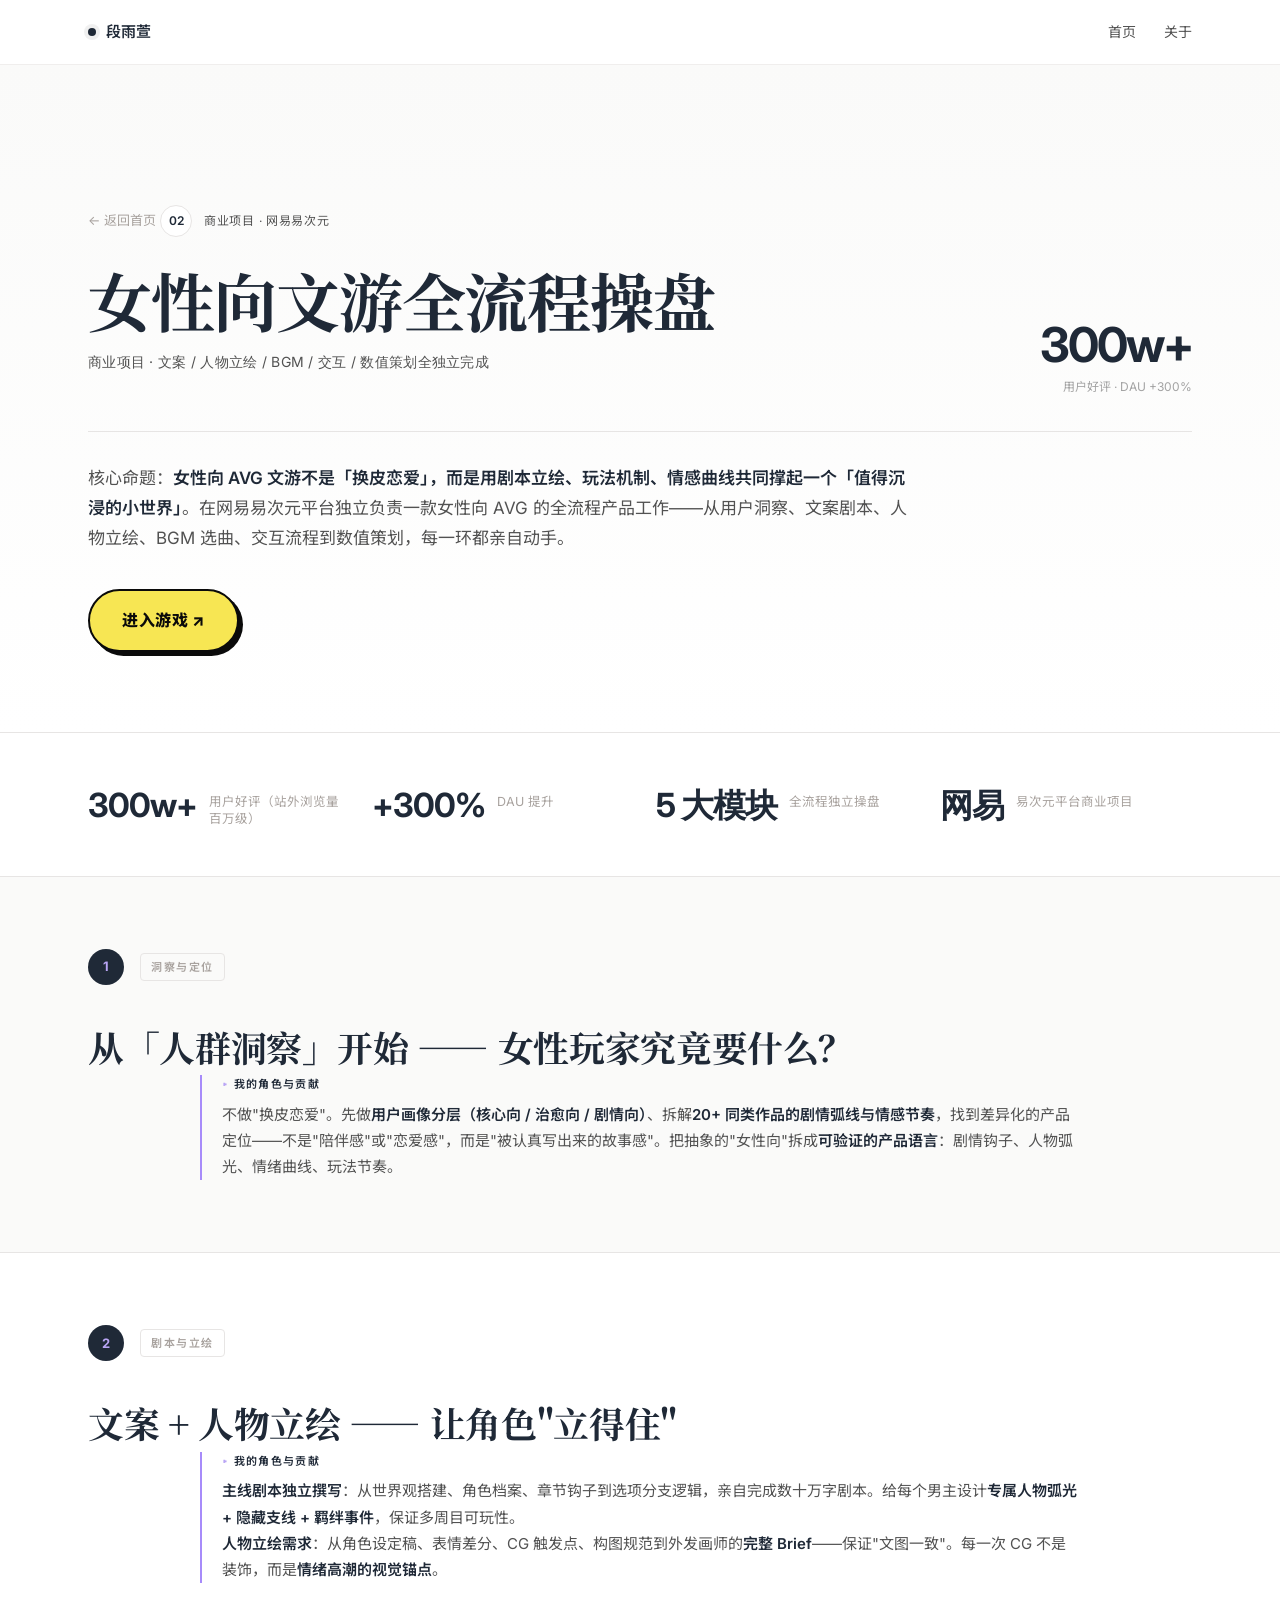
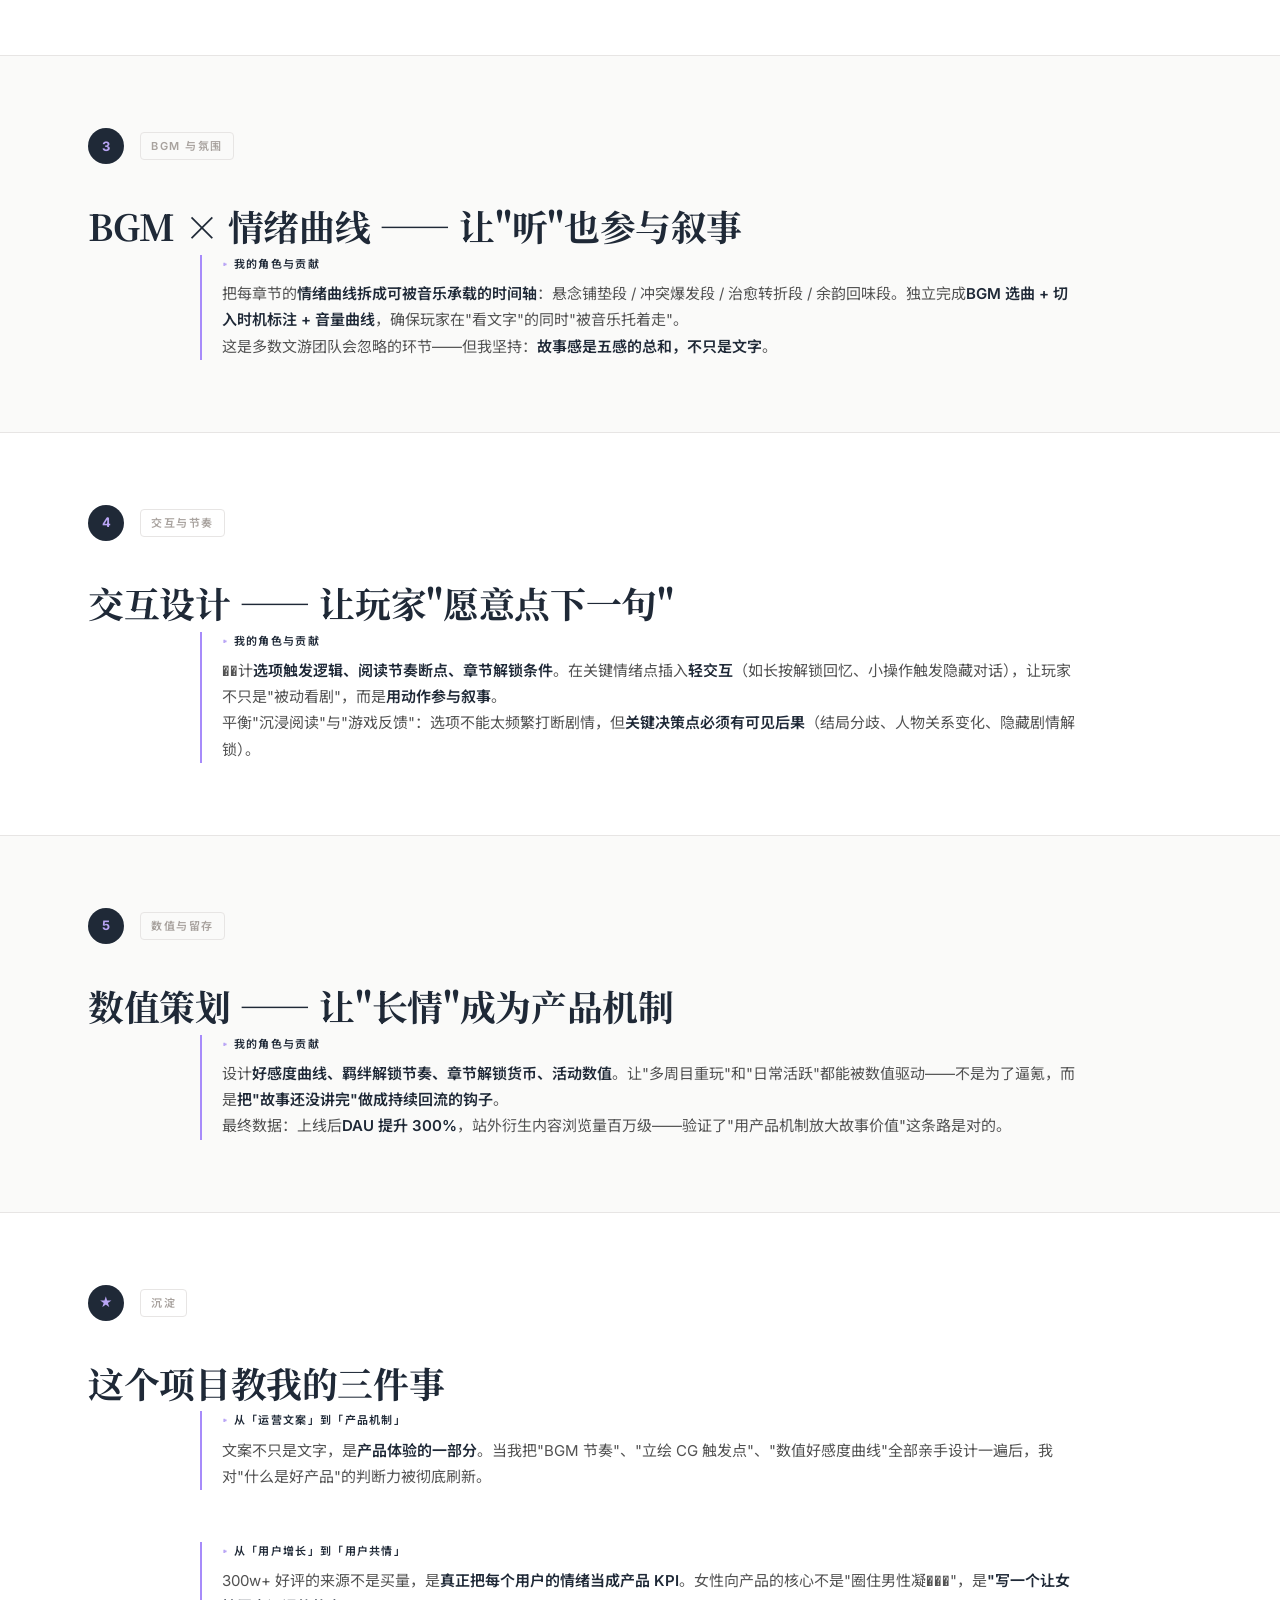
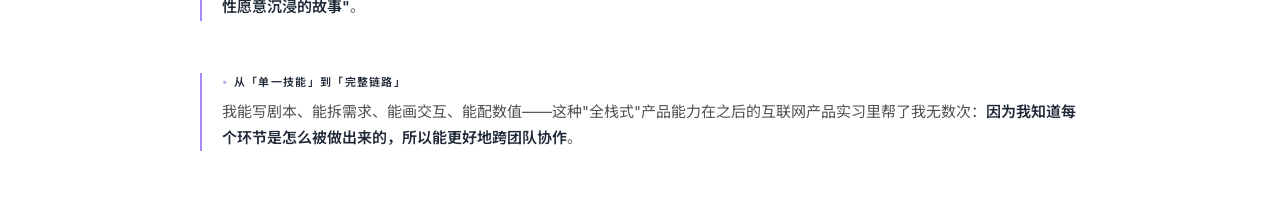
<file: project-yiciyuan.html>
<!DOCTYPE html>
<html lang="zh-CN">
<head>
  <meta charset="UTF-8" />
  <meta name="viewport" content="width=device-width, initial-scale=1.0" />
  <title>女性向文游全流程操盘 · 段雨萱</title>
  <meta name="description" content="网易易次元商业项目：女性向 AVG 文游全流程操盘。文案、人物立绘、BGM、交互、数值策划全部独立完成，300w+ 用户好评。" />
  <link rel="preconnect" href="https://fonts.googleapis.com">
  <link rel="preconnect" href="https://fonts.gstatic.com" crossorigin>
  <link href="https://fonts.googleapis.com/css2?family=Inter:wght@400;500;600;700&family=Noto+Serif+SC:wght@500;700&family=Noto+Sans+SC:wght@400;500;700&display=swap" rel="stylesheet">
  <link rel="stylesheet" href="styles.css" />
</head>
<body>

  <header class="site-header">
    <div class="container header-inner">
      <a class="brand" href="./index.html">
        <span class="brand-dot"></span>
        <span class="brand-name">段雨萱</span>
      </a>
      <nav class="nav">
        <a href="./index.html">首页</a>
        <a href="./index.html">关于</a>
      </nav>
    </div>
  </header>

  <main>

    <!-- ============== PROJECT HERO ============== -->
    <section class="project-hero">
      <div class="container">
        <a class="back-link" href="./index.html">← 返回首页</a>
        <div class="project-tag">
          <span class="tag-num">02</span>
          <span class="tag-text">商业项目 · 网易易次元</span>
        </div>
        <div class="answer-case__title-row">
          <div>
            <h1 class="project-title">女性向文游全流程操盘</h1>
            <p class="project-meta">商业项目 · 文案 / 人物立绘 / BGM / 交互 / 数值策划全独立完成</p>
          </div>
          <div class="answer-case__headline">
            <b>300w+</b>
            <span>用户好评 · DAU +300%</span>
          </div>
        </div>
        <p class="project-desc" style="margin-top:32px;">
          核心命题：<b>女性向 AVG 文游不是「换皮恋爱」，而是用剧本立绘、玩法机制、情感曲线共同撑起一个「值得沉浸的小世界」</b>。在网易易次元平台独立负责一款女性向 AVG 的全流程产品工作——从用户洞察、文案剧本、人物立绘、BGM 选曲、交互流程到数值策划，每一环都亲自动手。
        </p>
        <div class="project-links">
          <a class="link-btn" href="https://avg.163.com/game/detail/25324" target="_blank" rel="noopener">
            进入游戏 ↗
          </a>
        </div>
      </div>
    </section>

    <!-- ============== 闭环叙事 ============== -->
    <div class="closed-loop">

      <!-- 总数据摘要 -->
      <div class="loop-summary">
        <div class="container">
          <div class="loop-summary-row">
            <div class="loop-summary-item">
              <div class="loop-summary-num">300w+</div>
              <div class="loop-summary-label">用户好评（站外浏览量百万级）</div>
            </div>
            <div class="loop-summary-item">
              <div class="loop-summary-num">+300%</div>
              <div class="loop-summary-label">DAU 提升</div>
            </div>
            <div class="loop-summary-item">
              <div class="loop-summary-num">5 大模块</div>
              <div class="loop-summary-label">全流程独立操盘</div>
            </div>
            <div class="loop-summary-item">
              <div class="loop-summary-num">网易</div>
              <div class="loop-summary-label">易次元平台商业项目</div>
            </div>
          </div>
        </div>
      </div>

      <!-- 阶段一：用户洞察与产品定位 -->
      <section class="loop-stage">
        <div class="container">
          <div class="loop-stage__head">
            <span class="loop-stage__num">1</span>
            <span class="loop-stage__label">洞察与定位</span>
          </div>
          <h2 class="loop-stage__title">从「人群洞察」开始 —— 女性玩家究竟要什么？</h2>

          <div class="loop-stage__body">
            <div class="loop-stage__right">
              <div class="loop-step">
                <p class="loop-step__role">我的角色与贡献</p>
                <p class="loop-step__text">
                  不做"换皮恋爱"。先做<b>用户画像分层（核心向 / 治愈向 / 剧情向）</b>、拆解<b>20+ 同类作品的剧情弧线与情感节奏</b>，找到差异化的产品定位——不是"陪伴感"或"恋爱感"，而是"被认真写出来的故事感"。把抽象的"女性向"拆成<b>可验证的产品语言</b>：剧情钩子、人物弧光、情绪曲线、玩法节奏。
                </p>
              </div>
            </div>
          </div>
        </div>
      </section>

      <!-- 阶段二：文案剧本与人物立绘 -->
      <section class="loop-stage">
        <div class="container">
          <div class="loop-stage__head">
            <span class="loop-stage__num">2</span>
            <span class="loop-stage__label">剧本与立绘</span>
          </div>
          <h2 class="loop-stage__title">文案 + 人物立绘 —— 让角色"立得住"</h2>

          <div class="loop-stage__body">
            <div class="loop-stage__right">
              <div class="loop-step">
                <p class="loop-step__role">我的角色与贡献</p>
                <p class="loop-step__text">
                  <b>主线剧本独立撰写</b>：从世界观搭建、角色档案、章节钩子到选项分支逻辑，亲自完成数十万字剧本。给每个男主设计<b>专属人物弧光 + 隐藏支线 + 羁绊事件</b>，保证多周目可玩性。<br>
                  <b>人物立绘需求</b>：从角色设定稿、表情差分、CG 触发点、构图规范到外发画师的<b>完整 Brief</b>——保证"文图一致"。每一次 CG 不是装饰，而是<b>情绪高潮的视觉锚点</b>。
                </p>
              </div>
            </div>
          </div>
        </div>
      </section>

      <!-- 阶段三：BGM 与情绪曲线 -->
      <section class="loop-stage">
        <div class="container">
          <div class="loop-stage__head">
            <span class="loop-stage__num">3</span>
            <span class="loop-stage__label">BGM 与氛围</span>
          </div>
          <h2 class="loop-stage__title">BGM × 情绪曲线 —— 让"听"也参与叙事</h2>

          <div class="loop-stage__body">
            <div class="loop-stage__right">
              <div class="loop-step">
                <p class="loop-step__role">我的角色与贡献</p>
                <p class="loop-step__text">
                  把每章节的<b>情绪曲线拆成可被音乐承载的时间轴</b>：悬念铺垫段 / 冲突爆发段 / 治愈转折段 / 余韵回味段。独立完成<b>BGM 选曲 + 切入时机标注 + 音量曲线</b>，确保玩家在"看文字"的同时"被音乐托着走"。<br>
                  这是多数文游团队会忽略的环节——但我坚持：<b>故事感是五感的总和，不只是文字</b>。
                </p>
              </div>
            </div>
          </div>
        </div>
      </section>

      <!-- 阶段四：交互流程 -->
      <section class="loop-stage">
        <div class="container">
          <div class="loop-stage__head">
            <span class="loop-stage__num">4</span>
            <span class="loop-stage__label">交互与节奏</span>
          </div>
          <h2 class="loop-stage__title">交互设计 —— 让玩家"愿意点下一句"</h2>

          <div class="loop-stage__body">
            <div class="loop-stage__right">
              <div class="loop-step">
                <p class="loop-step__role">我的角色与贡献</p>
                <p class="loop-step__text">
                  ��计<b>选项触发逻辑、阅读节奏断点、章节解锁条件</b>。在关键情绪点插入<b>轻交互</b>（如长按解锁回忆、小操作触发隐藏对话），让玩家不只是"被动看剧"，而是<b>用动作参与叙事</b>。<br>
                  平衡"沉浸阅读"与"游戏反馈"：选项不能太频繁打断剧情，但<b>关键决策点必须有可见后果</b>（结局分歧、人物关系变化、隐藏剧情解锁）。
                </p>
              </div>
            </div>
          </div>
        </div>
      </section>

      <!-- 阶段五：数值策划 -->
      <section class="loop-stage">
        <div class="container">
          <div class="loop-stage__head">
            <span class="loop-stage__num">5</span>
            <span class="loop-stage__label">数值与留存</span>
          </div>
          <h2 class="loop-stage__title">数值策划 —— 让"长情"成为产品机制</h2>

          <div class="loop-stage__body">
            <div class="loop-stage__right">
              <div class="loop-step">
                <p class="loop-step__role">我的角色与贡献</p>
                <p class="loop-step__text">
                  设计<b>好感度曲线、羁绊解锁节奏、章节解锁货币、活动数值</b>。让"多周目重玩"和"日常活跃"都能被数值驱动——不是为了逼氪，而是<b>把"故事还没讲完"做成持续回流的钩子</b>。<br>
                  最终数据：上线后<b>DAU 提升 300%</b>，站外衍生内容浏览量百万级——验证了"用产品机制放大故事价值"这条路是对的。
                </p>
              </div>
            </div>
          </div>
        </div>
      </section>

      <!-- 我的沉淀 -->
      <section class="loop-stage">
        <div class="container">
          <div class="loop-stage__head">
            <span class="loop-stage__num">★</span>
            <span class="loop-stage__label">沉淀</span>
          </div>
          <h2 class="loop-stage__title">这个项目教我的三件事</h2>

          <div class="loop-stage__body">
            <div class="loop-stage__right">
              <div class="loop-step">
                <p class="loop-step__role">从「运营文案」到「产品机制」</p>
                <p class="loop-step__text">
                  文案不只是文字，是<b>产品体验的一部分</b>。当我把"BGM 节奏"、"立绘 CG 触发点"、"数值好感度曲线"全部亲手设计一遍后，我对"什么是好产品"的判断力被彻底刷新。
                </p>
              </div>
              <div class="loop-step" style="margin-top:24px;">
                <p class="loop-step__role">从「用户增长」到「用户共情」</p>
                <p class="loop-step__text">
                  300w+ 好评的来源不是买量，是<b>真正把每个用户的情绪当成产品 KPI</b>。女性向产品的核心不是"圈住男性凝���"，是<b>"写一个让女性愿意沉浸的故事"</b>。
                </p>
              </div>
              <div class="loop-step" style="margin-top:24px;">
                <p class="loop-step__role">从「单一技能」到「完整链路」</p>
                <p class="loop-step__text">
                  我能写剧本、能拆需求、能画交互、能配数值——这种"全栈式"产品能力在之后的互联网产品实习里帮了我无数次：<b>因为我知道每个环节是怎么被做出来的，所以能更好地跨团队协作</b>。
                </p>
              </div>
            </div>
          </div>
        </div>
      </section>

    </div>

  </main>

</body>
</html>
</file>
<file: styles.css>
/* ============================================================
   段雨萱 个人作品集 · styles.css
   风格：极简专业商务 · 白底 + 深色点缀
   ============================================================ */

/* ---------- Reset ---------- */
*,
*::before,
*::after {
  box-sizing: border-box;
  margin: 0;
  padding: 0;
}

html {
  scroll-behavior: smooth;
}

body {
  font-family: "Inter", "Noto Sans SC", -apple-system, BlinkMacSystemFont,
    "PingFang SC", "Microsoft YaHei", "Helvetica Neue", Arial, sans-serif;
  font-size: 16px;
  line-height: 1.65;
  color: #1F2937;
  background: #ffffff;
  -webkit-font-smoothing: antialiased;
  -moz-osx-font-smoothing: grayscale;
  text-rendering: optimizeLegibility;
}

a {
  color: inherit;
  text-decoration: none;
}

img {
  max-width: 100%;
  height: auto;
  display: block;
}

button {
  font-family: inherit;
  cursor: pointer;
}

::selection {
  background: #1F2937;
  color: #ffffff;
}

/* ---------- Tokens ---------- */
:root {
  --color-bg: #ffffff;
  --color-bg-soft: #fafaf9;
  --color-bg-mute: #f5f5f4;
  --color-text: #1F2937;
  --color-text-2: #525252;
  --color-text-3: #a3a3a3;
  --color-border: #e7e5e4;
  --color-border-2: #f0eeed;
  --color-accent: #1F2937;
  --color-accent-soft: #1F2937;
  --color-red: #c0392b; /* 仅用于腾讯/中国风点缀 */

  --max-w: 1200px;
  --gutter: clamp(20px, 4vw, 48px);
  --section-y: clamp(72px, 10vw, 128px);

  --radius-sm: 6px;
  --radius: 12px;
  --radius-lg: 20px;
}

/* ---------- Layout ---------- */
.container {
  max-width: var(--max-w);
  margin: 0 auto;
  padding: 0 var(--gutter);
}

/* ---------- Sticky Header ---------- */
.site-header {
  position: sticky;
  top: 0;
  z-index: 50;
  background: rgba(255, 255, 255, 0.85);
  backdrop-filter: saturate(180%) blur(12px);
  -webkit-backdrop-filter: saturate(180%) blur(12px);
  border-bottom: 1px solid var(--color-border-2);
}

.header-inner {
  display: flex;
  align-items: center;
  justify-content: space-between;
  height: 64px;
}

.brand {
  display: inline-flex;
  align-items: center;
  gap: 10px;
  font-weight: 600;
  font-size: 15px;
  letter-spacing: 0.01em;
}

.brand-dot {
  width: 8px;
  height: 8px;
  border-radius: 50%;
  background: var(--color-accent);
  box-shadow: 0 0 0 4px rgba(10, 10, 10, 0.06);
}

.brand-name {
  font-feature-settings: "tnum" 1;
}

.nav {
  display: flex;
  align-items: center;
  gap: 28px;
}

.nav a {
  font-size: 14px;
  color: var(--color-text-2);
  transition: color 0.2s ease;
  position: relative;
}

.nav a:hover {
  color: var(--color-text);
}

@media (max-width: 640px) {
  .nav {
    gap: 16px;
  }
  .nav a {
    font-size: 13px;
  }
  .nav a:nth-child(4) {
    display: none;
  }
}

/* ---------- Hero ---------- */
.hero {
  padding: clamp(80px, 14vw, 160px) 0 clamp(60px, 10vw, 120px);
  border-bottom: 1px solid var(--color-border-2);
}

.hero-eyebrow {
  display: inline-flex;
  align-items: center;
  gap: 8px;
  padding: 6px 12px 6px 10px;
  background: var(--color-bg-soft);
  border: 1px solid var(--color-border);
  border-radius: 999px;
  font-size: 12px;
  letter-spacing: 0.04em;
  color: var(--color-text-2);
  margin-bottom: 32px;
}

.hero-eyebrow .dot {
  width: 6px;
  height: 6px;
  border-radius: 50%;
  background: #16a34a;
  box-shadow: 0 0 0 3px rgba(22, 163, 74, 0.15);
}

.hero-title {
  font-family: "Hiragino Sans GB", "STSongti", "STSongti-SC", "Songti TC", "Noto Serif SC", "Source Han Serif SC", "SimSun", "Heiti SC", "Inter", "PingFang SC", "Microsoft YaHei", "Noto Sans CJK SC", serif;
  font-size: clamp(40px, 6.5vw, 84px);
  font-weight: 700;
  line-height: 1.1;
  letter-spacing: -0.02em;
  margin-bottom: 28px;
  color: var(--color-text);
}

.hero-accent {
  background: linear-gradient(180deg, transparent 62%, #D8C9F7 62%, #D8C9F7 92%, transparent 92%);
  padding: 0 4px;
  -webkit-box-decoration-break: clone;
  box-decoration-break: clone;
}

.hero-sub {
  font-size: clamp(15px, 1.4vw, 18px);
  line-height: 1.75;
  color: var(--color-text-2);
  max-width: 760px;
  margin-bottom: 56px;
}

.hero-sub b {
  color: var(--color-text);
  font-weight: 600;
}

.hero-stats {
  display: grid;
  grid-template-columns: repeat(4, 1fr);
  gap: 0;
  border-top: 1px solid var(--color-border);
  border-bottom: 1px solid var(--color-border);
  margin-bottom: 32px;
}

.stat {
  padding: 28px 24px;
  border-right: 1px solid var(--color-border);
  display: flex;
  flex-direction: column;
  gap: 6px;
}

.stat:last-child {
  border-right: none;
}

.stat-num {
  font-family: "Inter", "PingFang SC", "Microsoft YaHei", "Noto Sans CJK SC", "Helvetica Neue", "Hiragino Sans GB", Arial, sans-serif;
  font-size: clamp(28px, 3.2vw, 40px);
  font-weight: 700;
  letter-spacing: -0.02em;
  line-height: 1.1;
  color: var(--color-text);
  font-feature-settings: "tnum" 1;
}

.stat-label {
  font-size: 13px;
  color: var(--color-text-2);
  line-height: 1.5;
}

.hero-meta {
  display: flex;
  flex-wrap: wrap;
  gap: 24px 40px;
  font-size: 13px;
  color: var(--color-text-2);
}

.meta-item {
  display: inline-flex;
  align-items: baseline;
  gap: 8px;
}

.meta-label {
  font-size: 11px;
  letter-spacing: 0.08em;
  text-transform: uppercase;
  color: var(--color-text-3);
}

.meta-val {
  color: var(--color-text);
  font-weight: 500;
}

@media (max-width: 720px) {
  .hero-stats {
    grid-template-columns: repeat(2, 1fr);
  }
  .stat {
    border-bottom: 1px solid var(--color-border);
  }
  .stat:nth-child(2n) {
    border-right: none;
  }
  .stat:nth-last-child(-n+2) {
    border-bottom: none;
  }
}

/* ---------- Project Section ---------- */
.project {
  padding: var(--section-y) 0;
  border-bottom: 1px solid var(--color-border-2);
}

.project-alt {
  background: var(--color-bg-soft);
}

.project-head {
  max-width: 820px;
  margin-bottom: 56px;
}

.project-tag {
  display: inline-flex;
  align-items: center;
  gap: 12px;
  margin-bottom: 24px;
}

.tag-num {
  display: inline-flex;
  align-items: center;
  justify-content: center;
  width: 32px;
  height: 32px;
  border: 1px solid var(--color-border);
  border-radius: 50%;
  font-family: "Inter", "SF Mono", "JetBrains Mono", "Cascadia Code", "PingFang SC", "Microsoft YaHei", "Noto Sans Mono CJK SC", monospace;
  font-size: 12px;
  font-weight: 600;
  color: var(--color-text);
  background: #fff;
}

.tag-text {
  font-size: 12px;
  letter-spacing: 0.06em;
  text-transform: uppercase;
  color: var(--color-text-2);
}

.project-title {
  font-family: "Hiragino Sans GB", "STSongti", "STSongti-SC", "Songti TC", "Noto Serif SC", "Source Han Serif SC", "SimSun", "Heiti SC", "Inter", "PingFang SC", "Microsoft YaHei", "Noto Sans CJK SC", serif;
  font-size: clamp(32px, 4.5vw, 56px);
  font-weight: 700;
  line-height: 1.15;
  letter-spacing: -0.02em;
  margin-bottom: 16px;
}

.project-meta {
  font-family: "Inter", "SF Mono", "JetBrains Mono", "Cascadia Code", "PingFang SC", "Microsoft YaHei", "Noto Sans Mono CJK SC", monospace;
  font-size: 13px;
  color: var(--color-text-3);
  margin-bottom: 24px;
  letter-spacing: 0.02em;
}

.project-desc {
  font-size: 17px;
  line-height: 1.75;
  color: var(--color-text-2);
}

.project-desc b {
  color: var(--color-text);
  font-weight: 600;
}

/* ---------- Metrics Row ---------- */
.metrics-row {
  display: grid;
  grid-template-columns: repeat(4, 1fr);
  gap: 0;
  border-top: 1px solid var(--color-border);
  border-bottom: 1px solid var(--color-border);
  margin: 48px 0;
}

.metrics-row-3 {
  grid-template-columns: repeat(3, 1fr);
}

.metric {
  padding: 32px 28px;
  border-right: 1px solid var(--color-border);
  display: flex;
  flex-direction: column;
  gap: 10px;
  background: #fff;
  transition: background 0.3s ease;
}

.metric:hover {
  background: var(--color-bg-soft);
}

.metric:last-child {
  border-right: none;
}

.metric-num {
  font-family: "Inter", "PingFang SC", "Microsoft YaHei", "Noto Sans CJK SC", "Helvetica Neue", "Hiragino Sans GB", Arial, sans-serif;
  font-size: clamp(28px, 3vw, 38px);
  font-weight: 700;
  letter-spacing: -0.02em;
  line-height: 1.05;
  color: var(--color-text);
  font-feature-settings: "tnum" 1;
}

.metric-desc {
  font-size: 13px;
  color: var(--color-text-2);
  line-height: 1.5;
}

@media (max-width: 720px) {
  .metrics-row,
  .metrics-row-3 {
    grid-template-columns: repeat(2, 1fr);
  }
  .metric {
    border-bottom: 1px solid var(--color-border);
  }
  .metric:nth-child(2n) {
    border-right: none;
  }
  .metric:nth-last-child(-n+2) {
    border-bottom: none;
  }
}

/* ---------- Feature Cards ---------- */
.features {
  display: grid;
  grid-template-columns: repeat(3, 1fr);
  gap: 1px;
  background: var(--color-border);
  border: 1px solid var(--color-border);
  border-radius: var(--radius);
  overflow: hidden;
  margin-bottom: 56px;
}

.features-3 {
  grid-template-columns: repeat(3, 1fr);
}

.feature-card {
  background: #fff;
  padding: 36px 32px;
  display: flex;
  flex-direction: column;
  gap: 14px;
  transition: background 0.3s ease;
}

.feature-card:hover {
  background: var(--color-bg-soft);
}

.feature-num {
  display: inline-flex;
  align-items: center;
  justify-content: center;
  width: 32px;
  height: 32px;
  border-radius: var(--radius-sm);
  background: var(--color-text);
  color: #fff;
  font-family: "Inter", "SF Mono", "JetBrains Mono", "Cascadia Code", "PingFang SC", "Microsoft YaHei", "Noto Sans Mono CJK SC", monospace;
  font-size: 13px;
  font-weight: 600;
  margin-bottom: 4px;
}

.feature-card h3 {
  font-size: 18px;
  font-weight: 600;
  line-height: 1.4;
  color: var(--color-text);
}

.feature-card p {
  font-size: 14.5px;
  line-height: 1.7;
  color: var(--color-text-2);
}

.feature-card p b {
  color: var(--color-text);
  font-weight: 600;
}

@media (max-width: 860px) {
  .features,
  .features-3 {
    grid-template-columns: 1fr;
  }
}

/* ---------- Screenshots ---------- */
.screenshots {
  display: grid;
  grid-template-columns: repeat(2, 1fr);
  gap: 24px;
  margin-bottom: 40px;
}

.shots-4 {
  grid-template-columns: repeat(4, 1fr);
}

.shots-3 {
  grid-template-columns: repeat(3, 1fr);
}

.shots-center {
  grid-template-columns: 1fr;
  max-width: 880px;
  margin-left: auto;
  margin-right: auto;
}

.shot {
  margin: 0;
  display: flex;
  flex-direction: column;
  gap: 10px;
}

.shot img {
  width: 100%;
  height: auto;
  border: 1px solid var(--color-border);
  border-radius: var(--radius);
  background: var(--color-bg-mute);
  transition: transform 0.4s cubic-bezier(0.2, 0.8, 0.2, 1),
              box-shadow 0.4s ease,
              border-color 0.3s ease;
  object-fit: cover;
}

.shot:hover img {
  transform: translateY(-2px);
  box-shadow: 0 12px 32px -8px rgba(0, 0, 0, 0.12),
              0 4px 12px -4px rgba(0, 0, 0, 0.06);
  border-color: #d6d3d1;
}

.shot figcaption {
  font-size: 12.5px;
  color: var(--color-text-2);
  line-height: 1.5;
  padding: 0 4px;
}

.shot-wide img {
  aspect-ratio: 16 / 9;
  object-fit: cover;
}

.shot-tall img {
  aspect-ratio: 16 / 10;
  object-fit: cover;
}

.shot-phone img {
  aspect-ratio: 9 / 16;
  object-fit: cover;
  object-position: top;
}

.shot-center img {
  aspect-ratio: 16 / 9;
  object-fit: cover;
}

@media (max-width: 860px) {
  .screenshots,
  .shots-4,
  .shots-3 {
    grid-template-columns: repeat(2, 1fr);
  }
}

@media (max-width: 540px) {
  .screenshots,
  .shots-4,
  .shots-3 {
    grid-template-columns: 1fr;
  }
}

/* ---------- Project Links ---------- */
.project-links {
  margin-top: 8px;
}

.link-btn {
  display: inline-flex;
  align-items: center;
  gap: 10px;
  padding: 16px 32px;
  background: #f7e653;
  color: #0a0a0a;
  font-size: 16px;
  font-weight: 800;
  border-radius: 999px;
  transition: transform 0.2s ease, background 0.2s ease, box-shadow 0.2s ease;
  border: 2px solid #0a0a0a;
  box-shadow: 4px 4px 0 #0a0a0a;
  letter-spacing: 0.04em;
}

.link-btn:hover {
  background: #0a0a0a;
  color: #f7e653;
  transform: translate(-2px, -2px);
  box-shadow: 6px 6px 0 #f7e653;
}

/* ---------- Sub Project (Yangshipin 内的子项目) ---------- */
.subproject {
  margin-top: 64px;
}

.subproject:first-of-type {
  margin-top: 0;
}

.sub-head {
  display: flex;
  align-items: flex-start;
  gap: 20px;
  margin-bottom: 32px;
}

.sub-num {
  display: inline-flex;
  align-items: center;
  justify-content: center;
  width: 36px;
  height: 36px;
  border-radius: 50%;
  background: var(--color-text);
  color: #fff;
  font-family: "Inter", "SF Mono", "JetBrains Mono", "Cascadia Code", "PingFang SC", "Microsoft YaHei", "Noto Sans Mono CJK SC", monospace;
  font-size: 14px;
  font-weight: 600;
  flex-shrink: 0;
}

.sub-head h3 {
  font-size: 24px;
  font-weight: 600;
  line-height: 1.3;
  color: var(--color-text);
  margin-bottom: 6px;
}

.sub-meta {
  font-size: 13.5px;
  color: var(--color-text-2);
}

.sub-desc {
  font-size: 16px;
  line-height: 1.8;
  color: var(--color-text-2);
  margin: 32px 0 0;
  max-width: 820px;
}

.sub-desc b {
  color: var(--color-text);
  font-weight: 600;
}

.divider {
  height: 1px;
  background: var(--color-border);
  margin: 80px 0;
}

/* ---------- Intro（顶部个人信息） ---------- */
.intro {
  padding: 140px 0 48px;
}

.intro-sub {
  font-size: 16px;
  color: var(--color-text-2);
  margin-bottom: 36px;
  max-width: 640px;
}

/* ---------- Contact Grid（通用联系卡片网格） ---------- */
.contact-grid {
  display: grid;
  grid-template-columns: repeat(3, 1fr);
  gap: 1px;
  background: var(--color-border);
  border: 1px solid var(--color-border);
  border-radius: var(--radius);
  overflow: hidden;
}

.contact-card {
  background: #fff;
  padding: 28px 24px;
  display: flex;
  flex-direction: column;
  gap: 8px;
  transition: background 0.3s ease;
  cursor: pointer;
  text-decoration: none;
}

.contact-card:hover {
  background: #fafaf9;
}

.contact-label {
  font-size: 11px;
  letter-spacing: 0.08em;
  text-transform: uppercase;
  color: #a8a29e;
}

.contact-val {
  font-size: 16px;
  font-weight: 500;
  color: var(--color-text);
  font-family: "Inter", "SF Mono", "JetBrains Mono", "Cascadia Code", "PingFang SC", "Microsoft YaHei", "Noto Sans Mono CJK SC", monospace;
  word-break: break-all;
}

/* ---------- Footer ---------- */
.site-footer {
  border-top: 1px solid var(--color-border);
  padding: 40px 0;
  text-align: center;
  font-size: 13px;
  color: #a8a29e;
}

@media (max-width: 720px) {
  .contact-grid {
    grid-template-columns: repeat(2, 1fr);
  }
}

/* ---------- Print (for interview) ---------- */
@media print {
  .site-header {
    position: static;
  }
  .link-btn,
  .contact {
    page-break-inside: avoid;
  }
}

/* ============================================================
   v2 新增：项目卡片入口 + 详情页样式
   ============================================================ */

/* ---------- Section Head（通用小标题块） ---------- */
.section-head {
  margin-bottom: 48px;
}

.section-num {
  display: inline-block;
  font-family: "Inter", "SF Mono", "JetBrains Mono", "Cascadia Code", "PingFang SC", "Microsoft YaHei", "Noto Sans Mono CJK SC", monospace;
  font-size: 12px;
  font-weight: 600;
  letter-spacing: 0.16em;
  color: #a8a29e;
  text-transform: uppercase;
  margin-bottom: 12px;
  padding: 4px 10px;
  border: 1px solid var(--color-border);
  border-radius: 4px;
}

.section-title {
  font-family: "Hiragino Sans GB", "STSongti", "STSongti-SC", "Songti TC", "Noto Serif SC", "Source Han Serif SC", "SimSun", "Heiti SC", "Inter", "PingFang SC", "Microsoft YaHei", "Noto Sans CJK SC", serif;
  font-size: clamp(28px, 3.6vw, 44px);
  font-weight: 700;
  line-height: 1.2;
  letter-spacing: -0.02em;
  color: var(--color-text);
  margin-bottom: 10px;
}

.section-sub {
  font-size: 15px;
  color: var(--color-text-2);
  line-height: 1.6;
}

/* ---------- Projects Index (首页项目卡片) ---------- */
.projects-index {
  padding: var(--section-y) 0;
  background: #fafaf9;
  border-top: 1px solid var(--color-border);
  border-bottom: 1px solid var(--color-border);
}

.project-cards {
  display: grid;
  grid-template-columns: repeat(3, 1fr);
  gap: 24px;
}

.project-card {
  display: flex;
  flex-direction: column;
  padding: 32px 28px;
  background: #fff;
  border: 1px solid var(--color-border);
  border-radius: var(--radius);
  transition: transform 0.3s cubic-bezier(0.2, 0.8, 0.2, 1),
              box-shadow 0.3s ease,
              border-color 0.3s ease;
  text-decoration: none;
  color: inherit;
  position: relative;
  overflow: hidden;
}

.project-card::before {
  content: "";
  position: absolute;
  inset: 0;
  background: linear-gradient(135deg, transparent 60%, rgba(253, 230, 138, 0.08) 100%);
  opacity: 0;
  transition: opacity 0.3s ease;
  pointer-events: none;
}

.project-card:hover {
  transform: translateY(-4px);
  box-shadow: 0 16px 40px -12px rgba(0, 0, 0, 0.12),
              0 4px 12px -4px rgba(0, 0, 0, 0.06);
  border-color: #d6d3d1;
}

.project-card:hover::before {
  opacity: 1;
}

.project-card .card-tag {
  display: flex;
  align-items: center;
  gap: 10px;
  margin-bottom: 24px;
}

.project-card .card-tag .tag-num {
  font-family: "Inter", "SF Mono", "JetBrains Mono", "Cascadia Code", "PingFang SC", "Microsoft YaHei", "Noto Sans Mono CJK SC", monospace;
  font-size: 12px;
  font-weight: 600;
  color: #a8a29e;
  letter-spacing: 0.05em;
}

.project-card .card-tag .tag-text {
  font-size: 12px;
  color: #a8a29e;
  letter-spacing: 0.05em;
}

.project-card .card-title {
  font-family: "Hiragino Sans GB", "STSongti", "STSongti-SC", "Songti TC", "Noto Serif SC", "Source Han Serif SC", "SimSun", "Heiti SC", "Inter", "PingFang SC", "Microsoft YaHei", "Noto Sans CJK SC", serif;
  font-size: 26px;
  font-weight: 700;
  line-height: 1.25;
  color: var(--color-text);
  margin-bottom: 14px;
  letter-spacing: -0.01em;
}

.project-card .card-desc {
  font-size: 14.5px;
  line-height: 1.7;
  color: var(--color-text-2);
  margin-bottom: 28px;
  flex: 1;
}

.project-card .card-stats {
  display: flex;
  gap: 32px;
  margin-bottom: 24px;
  padding-top: 20px;
  border-top: 1px solid var(--color-border);
}

.project-card .card-stats > div {
  display: flex;
  flex-direction: column;
  gap: 4px;
}

.project-card .card-stats b {
  font-family: "Inter", "SF Mono", "JetBrains Mono", "Cascadia Code", "PingFang SC", "Microsoft YaHei", "Noto Sans Mono CJK SC", monospace;
  font-size: 20px;
  font-weight: 700;
  color: var(--color-text);
  letter-spacing: -0.02em;
}

.project-card .card-stats span {
  font-size: 11.5px;
  color: #a8a29e;
  letter-spacing: 0.04em;
}

.project-card .card-cta {
  font-size: 13.5px;
  font-weight: 500;
  color: var(--color-text);
  display: inline-flex;
  align-items: center;
  gap: 4px;
  transition: gap 0.2s ease;
}

.project-card:hover .card-cta {
  gap: 10px;
}

@media (max-width: 980px) {
  .project-cards {
    grid-template-columns: 1fr;
  }
}

/* ---------- Project Hero（详情页顶部） ---------- */
.project-hero {
  padding: 140px 0 80px;
  background: linear-gradient(180deg, #fafaf9 0%, #ffffff 100%);
  border-bottom: 1px solid var(--color-border);
}

.back-link {
  display: inline-flex;
  align-items: center;
  gap: 4px;
  font-size: 13px;
  color: #a8a29e;
  margin-bottom: 32px;
  transition: color 0.2s ease, gap 0.2s ease;
}

.back-link:hover {
  color: var(--color-text);
  gap: 8px;
}

.project-hero .project-tag {
  margin-bottom: 24px;
}

.project-hero .project-title {
  font-family: "Hiragino Sans GB", "STSongti", "STSongti-SC", "Songti TC", "Noto Serif SC", "Source Han Serif SC", "SimSun", "Heiti SC", "Inter", "PingFang SC", "Microsoft YaHei", "Noto Sans CJK SC", serif;
  font-size: clamp(36px, 5vw, 64px);
  font-weight: 700;
  line-height: 1.1;
  letter-spacing: -0.02em;
  color: var(--color-text);
  margin-bottom: 16px;
}

.project-hero .project-meta {
  font-size: 14px;
  color: var(--color-text-2);
  margin-bottom: 24px;
  font-family: "Inter", "SF Mono", "JetBrains Mono", "Cascadia Code", "PingFang SC", "Microsoft YaHei", "Noto Sans Mono CJK SC", monospace;
  letter-spacing: 0.02em;
}

.project-hero .project-desc {
  font-size: 17px;
  line-height: 1.75;
  color: var(--color-text-2);
  max-width: 820px;
  margin-bottom: 36px;
}

.project-hero .project-desc b {
  color: var(--color-text);
  font-weight: 600;
}

/* ---------- Project Section ---------- */
.project-section {
  padding: 96px 0;
}

.project-section-alt {
  background: #fafaf9;
  border-top: 1px solid var(--color-border);
  border-bottom: 1px solid var(--color-border);
}

/* ---------- Bottom Nav（项目间切换） ---------- */
.bottom-nav {
  padding: 48px 0;
  border-top: 1px solid var(--color-border);
  background: #fff;
}

.bottom-nav .container {
  display: flex;
  justify-content: space-between;
  align-items: center;
  gap: 24px;
}

.nav-link {
  display: inline-flex;
  align-items: center;
  gap: 14px;
  padding: 18px 24px;
  border: 1px solid var(--color-border);
  border-radius: var(--radius);
  font-size: 14px;
  font-weight: 500;
  color: var(--color-text);
  background: #fff;
  transition: transform 0.2s ease,
              box-shadow 0.2s ease,
              border-color 0.2s ease;
  flex: 1;
  max-width: 380px;
}

.nav-link:hover {
  transform: translateY(-2px);
  box-shadow: 0 8px 24px -8px rgba(0, 0, 0, 0.1);
  border-color: #d6d3d1;
}

.nav-next {
  text-align: right;
  margin-left: auto;
  flex-direction: row;
  justify-content: flex-end;
}

.nav-prev {
  margin-right: auto;
}

.nav-dir {
  font-family: "Inter", "SF Mono", "JetBrains Mono", "Cascadia Code", "PingFang SC", "Microsoft YaHei", "Noto Sans Mono CJK SC", monospace;
  font-size: 18px;
  color: #a8a29e;
  transition: color 0.2s ease;
}

.nav-link:hover .nav-dir {
  color: var(--color-text);
}

.nav-text {
  flex: 1;
  min-width: 0;
}

@media (max-width: 720px) {
  .bottom-nav .container {
    flex-direction: column;
  }
  .nav-link {
    max-width: 100%;
    width: 100%;
  }
}

/* ================================================================
   CLOSED LOOP — 项目闭环叙事
   ================================================================ */

.closed-loop {
  padding: 0;
  counter-reset: loop-stage;
}

/* ================================================================
   MEITUAN PRODUCT SHOTS — 现场截图网格（截图网格用在 hero 后）
   ================================================================ */
.meituan-shots {
  padding: clamp(56px, 7vw, 96px) 0 clamp(40px, 5vw, 72px);
  background: #faf9f5;
  border-bottom: 1.5px dashed #0a0a0a;
}
.meituan-shots .section-head {
  margin-bottom: clamp(28px, 4vw, 44px);
}
.meituan-shots__grid {
  display: grid;
  grid-template-columns: repeat(3, 1fr);
  gap: clamp(16px, 2vw, 24px);
}
.meituan-shots__grid figure {
  margin: 0;
  background: #fff;
  border: 1.5px solid #0a0a0a;
  border-radius: 16px;
  overflow: hidden;
  display: flex;
  flex-direction: column;
  transition: transform .25s ease, box-shadow .25s ease;
}
.meituan-shots__grid figure:hover {
  transform: translateY(-3px);
  box-shadow: 0 14px 28px rgba(10,10,10,.12);
}
.meituan-shots__grid img {
  width: 100%;
  height: 320px;
  object-fit: cover;
  object-position: top center;
  display: block;
  border-bottom: 1.5px solid #0a0a0a;
}
.meituan-shots__grid figcaption {
  padding: 16px 18px 18px;
  display: flex;
  flex-direction: column;
  gap: 4px;
}
.meituan-shots__grid figcaption b {
  font-family: 'Noto Serif SC', serif;
  font-size: 15px;
  font-weight: 800;
  color: #0a0a0a;
  letter-spacing: 0.02em;
}
.meituan-shots__grid figcaption span {
  font-size: 12.5px;
  line-height: 1.55;
  color: #525252;
}
@media (max-width: 880px) {
  .meituan-shots__grid { grid-template-columns: 1fr; gap: 14px; }
  .meituan-shots__grid img { height: 240px; }
}

/* -------- 工具条：项目总数据摘要 -------- */
.loop-summary {
  padding: 56px 0 48px;
  border-bottom: 1px solid var(--color-border);
  background: #fff;
}
.loop-summary-row {
  display: flex;
  flex-wrap: wrap;
  gap: 28px 32px;
  justify-content: space-between;
}
.loop-summary-item {
  display: flex;
  gap: 12px;
  align-items: flex-start;
  flex: 1 1 0;
  min-width: 0;
}
.loop-summary-num {
  font-family: "Inter", "SF Mono", "JetBrains Mono", "Cascadia Code", "PingFang SC", "Microsoft YaHei", "Noto Sans Mono CJK SC", monospace;
  font-size: clamp(24px, 2.6vw, 34px);
  font-weight: 700;
  color: var(--color-text);
  line-height: 1;
  letter-spacing: -0.03em;
  white-space: nowrap;
}
.loop-summary-label {
  font-size: 12.5px;
  color: #a8a29e;
  line-height: 1.4;
  max-width: 140px;
  padding-top: 4px;
}

/* -------- 阶段卡片 -------- */
.loop-stage {
  padding: 72px 0;
  border-bottom: 1px solid var(--color-border);
  background: #fff;
}
.loop-stage:nth-child(even) {
  background: #fafaf9;
}
.loop-stage:last-of-type {
  border-bottom: none;
}

.loop-stage__head {
  display: flex;
  align-items: center;
  gap: 16px;
  margin-bottom: 40px;
  /* 计数器自动编号 */
}
.loop-stage__num {
  font-family: "Inter", "SF Mono", "JetBrains Mono", "Cascadia Code", "PingFang SC", "Microsoft YaHei", "Noto Sans Mono CJK SC", monospace;
  font-size: 13px;
  font-weight: 700;
  color: #B9A5F5;
  background: var(--color-text);
  width: 36px;
  height: 36px;
  border-radius: 50%;
  display: flex;
  align-items: center;
  justify-content: center;
  flex-shrink: 0;
}
.loop-stage__label {
  font-size: 11px;
  font-weight: 600;
  letter-spacing: 0.14em;
  text-transform: uppercase;
  color: #a8a29e;
  padding: 4px 10px;
  border: 1px solid var(--color-border);
  border-radius: 4px;
}
.loop-stage__title {
  font-family: "Hiragino Sans GB", "STSongti", "STSongti-SC", "Songti TC", "Noto Serif SC", "Source Han Serif SC", "SimSun", "Heiti SC", "Inter", "PingFang SC", "Microsoft YaHei", "Noto Sans CJK SC", serif;
  font-size: clamp(24px, 2.8vw, 36px);
  font-weight: 700;
  line-height: 1.25;
  color: var(--color-text);
  letter-spacing: -0.01em;
  margin-bottom: 6px;
  flex: 1;
}
.loop-stage__title em {
  font-style: normal;
  font-weight: 700;
  color: #5B3FCF;
  margin-right: 0.5em;
}
.loop-stage__title .loop-stage__sep {
  color: #a8a29e;
  font-weight: 400;
  margin: 0 0.5em;
}

/* -------- 阶段体内：默认单列（多数阶段只有文字），需要双列时显式加 .loop-stage--double -------- */
.loop-stage__body {
  display: grid;
  grid-template-columns: 1fr;
  gap: 32px;
  align-items: start;
  max-width: 880px;
  margin: 0 auto;
}
.loop-stage--double .loop-stage__body {
  grid-template-columns: 1fr 1fr;
  gap: 48px;
  max-width: none;
  margin: 0;
}
.loop-stage--text .loop-stage__body {
  grid-template-columns: 1fr;
  max-width: 880px;
  margin: 0 auto;
}

/* 截图区 */
.loop-stage__screen {
  overflow: hidden;
  border-radius: var(--radius);
  border: 1px solid var(--color-border);
  background: #fafaf9;
}
.loop-stage__screen.loop-screen--phone {
  max-width: 320px;
  margin: 0 auto;
}
.loop-stage__screen img {
  width: 100%;
  height: auto;
  display: block;
}

/* 两张截图：原始 1fr 1fr 横排在大屏会被严重压缩（shelf 是 3128×1736 横图 / wordcard 是 748×1664 竖图，比例差异大），
   改为默认上下叠；>1100px 时再横排并保证 .screen-cell 高度一致。 */
.screen-pair {
  display: grid;
  grid-template-columns: 1fr;
  gap: 14px;
}
.screen-pair .screen-cell {
  overflow: hidden;
  border-radius: var(--radius);
  border: 1px solid var(--color-border);
  background: #fafaf9;
}
.screen-pair .screen-cell img {
  width: 100%;
  height: auto;
  display: block;
}
.screen-pair .screen-caption {
  padding: 12px 14px;
  margin: 0;
  font-size: 12px;
  color: #737373;
  border-top: 1px solid var(--color-border);
  background: #fff;
  line-height: 1.5;
}
@media (min-width: 1100px) {
  /* 大屏下横排：保持原顺序（左图 shelf 全宽，右图 wordcard 高度 = 左图），解决"横着的看不清" */
  .screen-pair {
    grid-template-columns: 1.55fr 1fr;
    gap: 18px;
    align-items: start;
  }
  .screen-pair .screen-cell {
    display: flex;
    flex-direction: column;
  }
  .screen-pair .screen-cell img {
    width: 100%;
    height: auto;
    flex-shrink: 0;
  }
}
.loop-stage__screen .screen-caption {
  font-size: 12px;
  color: #a8a29e;
  padding: 12px 16px;
  border-top: 1px solid var(--color-border);
  background: #fff;
}

/* 多截图并排 */
.loop-screens {
  display: grid;
  grid-template-columns: repeat(2, 1fr);
  gap: 16px;
}
.loop-screens--three {
  grid-template-columns: repeat(3, 1fr);
}

/* 数据 + 贡献（右侧列） */
.loop-stage__right {
  display: flex;
  flex-direction: column;
  gap: 28px;
}

/* 小指标徽章 */
.loop-kpis {
  display: flex;
  flex-wrap: wrap;
  gap: 12px;
}
.loop-kpi {
  background: #fff;
  border: 1px solid var(--color-border);
  border-radius: 8px;
  padding: 16px 20px;
  min-width: 100px;
  flex: 1;
  transition: box-shadow 0.2s ease;
}
.loop-kpi .kpi-val {
  font-family: "Inter", "SF Mono", "JetBrains Mono", "Cascadia Code", "PingFang SC", "Microsoft YaHei", "Noto Sans Mono CJK SC", monospace;
  font-size: 24px;
  font-weight: 700;
  color: var(--color-text);
  letter-spacing: -0.03em;
  line-height: 1.1;
}
.loop-kpi .kpi-label {
  font-size: 11px;
  color: #a8a29e;
  letter-spacing: 0.04em;
  margin-top: 4px;
}

/* 贡献文字 */
.loop-step {
  position: relative;
  padding-left: 20px;
  border-left: 2px solid #A78BFA;
}
.loop-step__role {
  font-size: 11px;
  font-weight: 600;
  letter-spacing: 0.12em;
  text-transform: uppercase;
  color: var(--color-text);
  margin-bottom: 8px;
}
.loop-step__role::before {
  content: "▸ ";
  color: #B9A5F5;
}
.loop-step__text {
  font-size: 15px;
  line-height: 1.75;
  color: var(--color-text-2);
}
.loop-step__text b {
  color: var(--color-text);
  font-weight: 600;
}

/* 阶段间箭头分隔 */
.loop-arrow {
  text-align: center;
  padding: 0;
  margin: -1px 0;
  position: relative;
  z-index: 2;
  background: inherit;
}
.loop-arrow span {
  display: inline-block;
  width: 48px;
  height: 48px;
  border-radius: 50%;
  background: #fff;
  border: 1px solid var(--color-border);
  line-height: 48px;
  text-align: center;
  font-size: 18px;
  color: #a8a29e;
  margin-top: -24px;
}

/* -------- 结果总览（页面底部） -------- */
.loop-outcome {
  padding: 80px 0;
  background: var(--color-text);
  color: #fff;
  margin-top: 0;
}
.loop-outcome .section-head {
  color: #fff;
}
.loop-outcome .section-head .section-num {
  color: rgba(255,255,255,0.35);
}
.loop-outcome .section-head .section-title {
  color: #fff;
}
.loop-outcome .loop-summary-row {
  margin-top: 40px;
}
.loop-outcome .loop-summary-num {
  color: #B9A5F5;
}
.loop-outcome .loop-summary-label {
  color: rgba(255,255,255,0.5);
}

/* OUTCOME 双栏：左文字 + 右飞轮图，消灭右侧留白 */
.loop-outcome-grid {
  display: grid;
  grid-template-columns: 1.05fr 1fr;
  gap: clamp(32px, 5vw, 72px);
  align-items: center;
}
.loop-outcome__text { min-width: 0; }

.loop-outcome__chips {
  display: flex;
  flex-wrap: wrap;
  align-items: center;
  gap: 10px 8px;
  margin-top: 32px;
}
.loop-outcome__chip {
  display: inline-flex;
  align-items: baseline;
  gap: 8px;
  padding: 12px 18px;
  background: rgba(255,255,255,0.06);
  border: 1px solid rgba(255,255,255,0.14);
  border-radius: 10px;
  font-size: 13px;
  color: rgba(255,255,255,0.85);
}
.loop-outcome__chip b {
  font-family: 'Inter', sans-serif;
  font-size: 14px;
  font-weight: 800;
  color: #fde68a;
  letter-spacing: 0.04em;
}
.loop-outcome__chip i {
  font-family: 'Noto Serif SC', serif;
  font-size: 16px;
  font-weight: 800;
  font-style: normal;
  color: #fff;
}
.loop-outcome__chip span {
  color: rgba(255,255,255,0.55);
  font-size: 12px;
}
.loop-outcome__arrow {
  font-size: 18px;
  color: rgba(255,255,255,0.4);
  font-weight: 300;
  align-self: center;
}

.loop-outcome__visual {
  width: 100%;
  max-width: 520px;
  margin-left: auto;
}
.loop-outcome__visual svg {
  width: 100%;
  height: auto;
  display: block;
}
.loop-outcome__visual-caption {
  margin-top: 12px;
  text-align: center;
  font-size: 12px;
  letter-spacing: 0.04em;
  color: rgba(255,255,255,0.45);
}
.loop-outcome__visual-caption span {
  display: inline-block;
  color: #fde68a;
  margin-right: 4px;
  font-size: 14px;
}

@media (max-width: 860px) {
  .loop-outcome-grid {
    grid-template-columns: 1fr;
    gap: 36px;
  }
  .loop-outcome__visual { margin: 0 auto; }
}

/* -------- 响应式 -------- */
@media (max-width: 860px) {
  .loop-stage__body {
    grid-template-columns: 1fr;
    gap: 32px;
  }
  .loop-summary-row {
    gap: 18px 20px;
  }
  .loop-screens {
    grid-template-columns: 1fr;
  }
  .loop-screens--three {
    grid-template-columns: repeat(2, 1fr);
  }
  .loop-stage__screen.loop-screen--phone {
    max-width: 240px;
    margin: 0;
  }
  .loop-stage {
    padding: 52px 0;
  }
}

/* ---------- AI 选股三阶段演进 ---------- */
.ai-selection-intro {
  max-width: 760px;
  margin: 14px 0 44px;
  font-size: 15px;
  line-height: 1.8;
  color: var(--color-text-2);
}

.ai-selection-flow {
  display: flex;
  flex-direction: column;
  gap: 28px;
}

.ai-selection-phase {
  position: relative;
  display: grid;
  grid-template-columns: minmax(0, 1.18fr) minmax(320px, 0.82fr);
  gap: 42px;
  align-items: center;
  padding: 30px;
  border: 1px solid var(--color-border);
  border-radius: 16px;
  background: #fff;
  box-shadow: 0 12px 36px rgba(15, 23, 42, 0.04);
}

.ai-selection-phase:not(:last-child)::after {
  content: "↓";
  position: absolute;
  left: 50%;
  bottom: -43px;
  z-index: 2;
  width: 30px;
  height: 30px;
  display: flex;
  align-items: center;
  justify-content: center;
  transform: translateX(-50%);
  border: 1px solid var(--color-border);
  border-radius: 50%;
  background: #fff;
  color: #a8a29e;
  font-size: 13px;
}

.ai-selection-phase--reverse .ai-phase-screen {
  order: 2;
}

.ai-selection-phase--reverse .ai-phase-content {
  order: 1;
}

.ai-phase-screen {
  margin: 0;
  overflow: hidden;
  border: 1px solid var(--color-border);
  border-radius: 12px;
  background: #f8fafc;
}

.ai-phase-screen img {
  width: 100%;
  height: auto;
  display: block;
  object-fit: contain;
  object-position: top center;
}

.ai-phase-screen--report {
  max-width: 430px;
  justify-self: center;
}

.ai-phase-screen--strategy {
  max-width: 440px;
  justify-self: center;
}

.ai-phase-screen--strategy img {
  height: 520px;
  object-fit: cover;
  object-position: top center;
}

.ai-phase-screen figcaption {
  padding: 12px 14px;
  border-top: 1px solid var(--color-border);
  background: #fff;
  color: #78716c;
  font-size: 12px;
  line-height: 1.5;
}

.ai-phase-content {
  display: flex;
  flex-direction: column;
  align-items: flex-start;
  gap: 16px;
}

.ai-phase-eyebrow {
  color: #78716c;
  font-family: "Inter", "PingFang SC", "Microsoft YaHei", sans-serif;
  font-size: 11px;
  font-weight: 700;
  letter-spacing: 0.12em;
}

.ai-phase-content h3 {
  margin: 0;
  color: var(--color-text);
  font-family: "Hiragino Sans GB", "STSongti", "Noto Serif SC", "SimSun", "PingFang SC", serif;
  font-size: clamp(22px, 2.2vw, 30px);
  line-height: 1.3;
}

.ai-phase-content > p {
  margin: 0;
  color: var(--color-text-2);
  font-size: 15px;
  line-height: 1.8;
}

.ai-phase-metrics {
  display: grid;
  grid-template-columns: repeat(2, minmax(0, 1fr));
  width: 100%;
  gap: 10px;
}

.ai-phase-metric {
  display: inline-flex;
  align-items: baseline;
  gap: 10px;
  padding: 12px 14px;
  border: 1px solid var(--color-border);
  border-radius: 8px;
  background: #fafaf9;
}

.ai-phase-metric strong {
  color: var(--color-text);
  font-family: "Inter", "PingFang SC", sans-serif;
  font-size: 22px;
  line-height: 1;
}

.ai-phase-metric span {
  color: #78716c;
  font-size: 11px;
  line-height: 1.4;
}

.ai-phase-metric--accent {
  border-color: #A78BFA;
  background: #F5F3FF;
}

.ai-phase-decision {
  width: 100%;
  padding: 16px 18px;
  border-left: 3px solid #A78BFA;
  background: #fafaf9;
}

.ai-phase-decision span {
  display: block;
  margin-bottom: 7px;
  color: var(--color-text);
  font-size: 11px;
  font-weight: 700;
  letter-spacing: 0.08em;
}

.ai-phase-decision p {
  margin: 0;
  color: var(--color-text-2);
  font-size: 14px;
  line-height: 1.75;
}

.ai-selection-conclusion {
  max-width: 900px;
  margin: 42px auto 0;
  padding: 22px 26px;
  border: 1px solid #A78BFA;
  border-left: 4px solid #A78BFA;
  border-radius: 0 10px 10px 0;
  background: #F3F0FF;
}

@media (max-width: 900px) {
  .ai-selection-phase,
  .ai-selection-phase--reverse {
    grid-template-columns: 1fr;
    gap: 26px;
    padding: 22px;
  }

  .ai-selection-phase--reverse .ai-phase-screen,
  .ai-selection-phase--reverse .ai-phase-content {
    order: initial;
  }

  .ai-phase-screen--report,
  .ai-phase-screen--strategy {
    width: min(100%, 430px);
    justify-self: center;
  }
}

@media (max-width: 560px) {
  .ai-selection-intro {
    margin-bottom: 30px;
  }

  .ai-selection-flow {
    gap: 24px;
  }

  .ai-selection-phase {
    padding: 16px;
    border-radius: 12px;
  }

  .ai-selection-phase:not(:last-child)::after {
    bottom: -39px;
  }

  .ai-phase-screen--strategy img {
    height: 430px;
  }

  .ai-phase-metrics {
    grid-template-columns: 1fr;
  }

  .ai-phase-metric {
    width: 100%;
  }

  .ai-selection-conclusion {
    padding: 18px;
  }
}

/* ================================================================
   腾讯答辩版详情页 — 问题 → 机制 → 落地 → 验证 → 沉淀
   ================================================================ */
.answer-hero {
  padding-bottom: 72px;
}

.answer-hero__tags {
  display: flex;
  flex-wrap: wrap;
  gap: 10px;
  margin-top: 30px;
}

.answer-hero__tags span {
  padding: 8px 13px;
  border: 1px solid var(--color-border);
  border-radius: 999px;
  background: #fff;
  color: var(--color-text-2);
  font-size: 12px;
  font-weight: 600;
}

.answer-map {
  padding: 72px 0 80px;
  background: #fafaf9;
  border-top: 1px solid var(--color-border);
  border-bottom: 1px solid var(--color-border);
}

.answer-map__head {
  margin-bottom: 34px;
}

.answer-map__grid {
  display: grid;
  grid-template-columns: repeat(3, 1fr);
  gap: 16px;
}

.answer-map__card {
  position: relative;
  min-height: 300px;
  padding: 26px;
  border: 1px solid var(--color-border);
  border-radius: 16px;
  background: #fff;
  display: flex;
  flex-direction: column;
  transition: transform 0.25s ease, box-shadow 0.25s ease, border-color 0.25s ease;
}

.answer-map__card:hover {
  transform: translateY(-4px);
  border-color: #d6d3d1;
  box-shadow: 0 18px 36px rgba(10, 10, 10, 0.07);
}

.answer-map__num {
  width: 34px;
  height: 34px;
  display: grid;
  place-items: center;
  border-radius: 50%;
  background: var(--color-text);
  color: #B9A5F5;
  font-family: "Inter", monospace;
  font-size: 12px;
  font-weight: 700;
  margin-bottom: 18px;
}

.answer-map__type {
  font-size: 11px;
  color: var(--color-text-3);
  letter-spacing: 0.08em;
  margin-bottom: 8px;
}

.answer-map__card h3 {
  font-family: "Hiragino Sans GB", "STSongti", "Noto Serif SC", "PingFang SC", sans-serif;
  font-size: 23px;
  line-height: 1.3;
  margin-bottom: 12px;
}

.answer-map__card p {
  color: var(--color-text-2);
  font-size: 14px;
  line-height: 1.75;
}

.answer-map__card strong {
  margin-top: auto;
  padding-top: 22px;
  color: var(--color-text);
  font-family: "Inter", "PingFang SC", sans-serif;
  font-size: 18px;
}

/* 故事线章节标题：把单个项目内部串成「背景 → 洞察 → 方案 → 验证 → 沉淀」 */
.story-chapter {
  display: flex;
  align-items: flex-start;
  gap: 14px;
  margin: 44px 0 22px;
  padding: 14px 18px;
  border-left: 3px solid #0a0a0a;
  background: #f6f5f1;
  border-radius: 0 10px 10px 0;
}
.story-chapter:first-of-type {
  margin-top: 28px;
}
.story-chapter__num {
  flex-shrink: 0;
  width: 34px;
  height: 34px;
  border-radius: 50%;
  display: flex;
  align-items: center;
  justify-content: center;
  background: #0a0a0a;
  color: #B9A5F5;
  font-family: "Inter", monospace;
  font-size: 12px;
  font-weight: 700;
  letter-spacing: 0;
}
.story-chapter__body h3 {
  margin: 0;
  font-size: 18px;
  font-weight: 700;
  color: #0a0a0a;
  letter-spacing: -0.01em;
}
.story-chapter__body h3 em {
  font-style: normal;
  font-weight: 600;
  font-size: 11px;
  letter-spacing: 0.12em;
  text-transform: uppercase;
  color: #a8a29e;
  margin-left: 10px;
}
.story-chapter__body p {
  margin: 5px 0 0;
  font-size: 13px;
  line-height: 1.65;
  color: var(--color-text-2);
}

.answer-case {
  padding: 56px 0 48px;
  border-bottom: 1px solid var(--color-border);
  background: #fff;
}

.answer-case:nth-child(even) {
  background: #fafaf9;
}

.answer-case__eyebrow {
  display: flex;
  align-items: center;
  gap: 14px;
  margin-bottom: 24px;
  color: var(--color-text-3);
  font-size: 12px;
  font-weight: 600;
  letter-spacing: 0.1em;
}

.answer-case__index {
  width: 36px;
  height: 36px;
  border-radius: 50%;
  display: grid;
  place-items: center;
  background: var(--color-text);
  color: #B9A5F5;
  font-family: "Inter", monospace;
  letter-spacing: 0;
}

.answer-case__title-row {
  display: flex;
  justify-content: space-between;
  align-items: flex-end;
  gap: 48px;
  padding-bottom: 34px;
  border-bottom: 1px solid var(--color-border);
}

.answer-case__title-row h2 {
  font-family: "Hiragino Sans GB", "STSongti", "Noto Serif SC", "PingFang SC", sans-serif;
  font-size: clamp(32px, 4vw, 54px);
  line-height: 1.15;
  letter-spacing: -0.03em;
  margin-bottom: 12px;
}

.answer-case__title-row p {
  color: var(--color-text-2);
  font-size: 16px;
}

.answer-case__headline {
  min-width: 170px;
  text-align: right;
}

.answer-case__headline b {
  display: block;
  font-family: "Inter", "PingFang SC", sans-serif;
  font-size: clamp(30px, 4vw, 48px);
  line-height: 1;
  letter-spacing: -0.04em;
}

.answer-case__headline span {
  display: block;
  margin-top: 8px;
  color: var(--color-text-3);
  font-size: 12px;
}

/* 标题后扩展状态条 · 摇一摇 / 诗词等 */
.answer-case__status {
  display: flex;
  flex-wrap: wrap;
  align-items: center;
  justify-content: space-between;
  gap: 16px 24px;
  margin: 24px 0 36px;
  padding: 18px 22px;
  background: linear-gradient(135deg, #fafaf5 0%, #f4f3ee 100%);
  border: 1px dashed #0a0a0a55;
  border-radius: 14px;
}
.answer-case__chips {
  display: flex;
  flex-wrap: wrap;
  gap: 10px;
  flex: 1 1 auto;
}
.answer-case__chips span {
  display: inline-flex;
  align-items: baseline;
  gap: 5px;
  padding: 8px 14px;
  background: #fff;
  border: 1px solid #0a0a0a30;
  border-radius: 999px;
  font-size: 12px;
  font-weight: 600;
  color: #525252;
  transition: background .2s ease, transform .2s ease;
}
.answer-case__chips span b {
  font-family: 'Inter', sans-serif;
  font-size: 14px;
  font-weight: 800;
  color: #0a0a0a;
}
.answer-case__chips span i {
  font-style: normal;
  font-size: 11.5px;
  color: #525252;
  letter-spacing: 0.02em;
}
.answer-case__chips span:hover {
  background: #fff7c2;
  transform: translateY(-1px);
}
.answer-case__status-tag {
  display: inline-flex;
  align-items: center;
  gap: 8px;
  padding: 7px 14px;
  background: #0a0a0a;
  color: #fff;
  border-radius: 999px;
  font-size: 12px;
  font-weight: 600;
  letter-spacing: 0.04em;
}
.answer-case__status-tag b {
  font-weight: 700;
  font-family: 'Noto Serif SC', serif;
}
.answer-case__status-tag .status-dot {
  width: 8px;
  height: 8px;
  border-radius: 50%;
  background: #6ee7b7;
  box-shadow: 0 0 0 3px #6ee7b750;
  animation: dot-pulse 1.6s ease-in-out infinite;
}
@keyframes dot-pulse {
  0%, 100% { opacity: 1; transform: scale(1); }
  50% { opacity: 0.55; transform: scale(0.85); }
}

/* 体验截图块 · 项目内 Demo 实拍图 */
.case-experience {
  display: grid;
  grid-template-columns: 1fr 1.6fr;
  gap: 0;
  margin: 28px 0 48px;
  border: 1px solid var(--color-border);
  border-radius: 18px;
  overflow: hidden;
  background: #fff;
  box-shadow: 0 1px 0 #00000005;
}
.case-experience figcaption {
  padding: 32px 28px;
  display: flex;
  flex-direction: column;
  justify-content: center;
  gap: 12px;
  background: linear-gradient(180deg, #fafaf7, #fff);
}
.case-experience figcaption > span {
  font-family: 'Inter', sans-serif;
  font-size: 11px;
  font-weight: 600;
  letter-spacing: 0.18em;
  text-transform: uppercase;
  color: var(--color-text-2);
}
.case-experience figcaption > b {
  font-family: 'Noto Serif SC', serif;
  font-size: 18px;
  line-height: 1.4;
  font-weight: 700;
  color: var(--color-text);
}
.case-experience figcaption > p {
  margin: 4px 0 0;
  font-size: 13px;
  line-height: 1.55;
  color: var(--color-text-2);
}
.case-experience__media {
  display: flex;
  align-items: center;
  justify-content: center;
  padding: 14px 18px;
  background: #fff;
}
.case-experience__media img {
  display: block;
  max-width: 560px;
  width: 100%;
  height: auto;
  border-radius: 12px;
  border: 1px solid var(--color-border);
  background: #fafafa;
}
@media (max-width: 760px) {
  .case-experience {
    grid-template-columns: 1fr;
  }
  .case-experience figcaption,
  .case-experience__media {
    padding: 22px 20px;
  }
}

.answer-brief {
  display: grid;
  grid-template-columns: repeat(3, 1fr);
  border: 1px solid var(--color-border);
  border-radius: 14px;
  overflow: hidden;
  margin: 34px 0 42px;
  background: #fff;
}

.answer-brief__item {
  min-height: 162px;
  padding: 24px;
}

.answer-brief__item + .answer-brief__item {
  border-left: 1px solid var(--color-border);
}

.answer-brief__item span {
  display: inline-block;
  margin-bottom: 12px;
  padding: 4px 9px;
  border-radius: 4px;
  background: var(--color-text);
  color: #B9A5F5;
  font-size: 11px;
  font-weight: 700;
}

.answer-brief__item p {
  color: var(--color-text-2);
  font-size: 14px;
  line-height: 1.75;
}

.answer-split {
  display: grid;
  grid-template-columns: minmax(0, 0.85fr) minmax(0, 1.15fr);
  gap: 24px;
  align-items: start;
}

.answer-split--search {
  grid-template-columns: minmax(0, 1fr) minmax(360px, 0.85fr);
}

.answer-visual {
  padding: 20px;
  border: 1px solid var(--color-border);
  border-radius: 16px;
  background: #fff;
}

.answer-visual__title {
  margin-bottom: 16px;
  color: var(--color-text-3);
  font-size: 11px;
  font-weight: 700;
  letter-spacing: 0.08em;
}

.search-mockup {
  border: 1px solid #dedbd7;
  border-radius: 12px;
  overflow: hidden;
  background: #f5f5f4;
}

.search-mockup__query {
  padding: 13px 16px;
  background: #fff;
  border-bottom: 1px solid var(--color-border);
  font-size: 13px;
  color: var(--color-text-2);
}

.search-mockup__card {
  display: grid;
  grid-template-columns: 1.1fr 0.9fr;
  gap: 12px;
  padding: 14px;
}

.search-mockup__cover {
  min-height: 205px;
  padding: 18px;
  border-radius: 10px;
  background: linear-gradient(145deg, #E4DBFF 0%, #D8C9F7 100%);
  color: #1F2937;
  display: flex;
  flex-direction: column;
  justify-content: flex-end;
}

.search-mockup__cover span {
  color: rgba(255,255,255,0.6);
  font-size: 12px;
}

.search-mockup__cover b {
  margin-top: 6px;
  color: #B9A5F5;
  font-size: 22px;
}

.search-mockup__list {
  display: grid;
  gap: 8px;
}

.search-mockup__list div {
  min-height: 61px;
  display: flex;
  align-items: center;
  gap: 10px;
  padding: 10px;
  border-radius: 8px;
  background: #fff;
  border: 1px solid var(--color-border);
  font-size: 12px;
  color: var(--color-text-2);
}

.search-mockup__list i {
  font-family: "Inter", monospace;
  font-size: 10px;
  color: var(--color-text-3);
  font-style: normal;
}

.search-mockup__footer {
  padding: 12px 16px;
  border-top: 1px solid var(--color-border);
  background: #fff;
  color: var(--color-text-3);
  font-size: 11px;
  text-align: center;
}

.answer-process {
  display: grid;
  gap: 10px;
}

.answer-process__step {
  position: relative;
  padding: 18px 20px 18px 24px;
  border: 1px solid var(--color-border);
  border-radius: 10px;
  background: #fff;
}

.answer-process__step::before {
  content: "";
  position: absolute;
  left: -1px;
  top: 15px;
  bottom: 15px;
  width: 3px;
  border-radius: 3px;
  background: #E4DBFF;
}

.answer-process__step b {
  display: block;
  margin-bottom: 5px;
  font-size: 13px;
}

.answer-process__step p {
  color: var(--color-text-2);
  font-size: 13px;
  line-height: 1.65;
}

.answer-metrics {
  display: grid;
  gap: 12px;
  margin-top: 34px;
}

.answer-metrics--four {
  grid-template-columns: repeat(4, 1fr);
}

.answer-metric {
  min-height: 152px;
  padding: 20px;
  border-radius: 12px;
  background: var(--color-text);
  color: #fff;
}

.answer-metric > span {
  display: block;
  margin-bottom: 20px;
  color: rgba(255,255,255,0.48);
  font-size: 11px;
}

.answer-metric > div {
  display: flex;
  align-items: baseline;
  gap: 8px;
  font-family: "Inter", "PingFang SC", sans-serif;
}

.answer-metric small {
  color: rgba(255,255,255,0.52);
  font-size: 14px;
}

.answer-metric em {
  color: rgba(255,255,255,0.35);
  font-style: normal;
}

.answer-metric b {
  color: #fff;
  font-size: 25px;
  letter-spacing: -0.03em;
}

.answer-metric strong {
  display: block;
  margin-top: 14px;
  color: #B9A5F5;
  font-size: 12px;
}

.answer-contribution {
  display: grid;
  grid-template-columns: 1.15fr 0.85fr;
  gap: 0;
  margin-top: 18px;
  border: 1px solid var(--color-border);
  border-radius: 14px;
  overflow: hidden;
  background: #fff;
}

.answer-contribution > div {
  padding: 16px 18px;
}

.answer-contribution__label,
.answer-contribution__principle span {
  display: block;
  margin-bottom: 8px;
  color: var(--color-text-3);
  font-size: 10.5px;
  font-weight: 700;
  letter-spacing: 0.08em;
}

.answer-contribution p {
  color: var(--color-text-2);
  font-size: 12.5px;
  line-height: 1.7;
}

.answer-contribution__principle {
  border-left: 1px solid var(--color-border);
  background: #F3F0FF;
}

.answer-contribution__principle b {
  font-size: 13.5px;
  line-height: 1.65;
}

.answer-contribution--stacked {
  display: block;
  margin: 0;
}

.answer-mechanism {
  display: grid;
  grid-template-columns: minmax(240px, 0.75fr) 1.25fr;
  gap: 30px;
  padding: 28px;
  margin-bottom: 40px;
  border: 1px solid var(--color-border);
  border-radius: 16px;
  background: #fff;
}

.answer-mechanism__intro > span {
  color: var(--color-text-3);
  font-size: 11px;
  font-weight: 700;
}

.answer-mechanism__intro h3 {
  margin: 7px 0 9px;
  font-size: 24px;
}

.answer-mechanism__intro p {
  color: var(--color-text-2);
  font-size: 13px;
  line-height: 1.7;
}

.answer-mechanism__steps {
  display: grid;
  grid-template-columns: 1fr auto 1fr auto 1fr;
  gap: 12px;
  align-items: center;
}

.answer-mechanism__steps div {
  min-height: 114px;
  padding: 18px;
  border-radius: 10px;
  background: #f5f5f4;
  display: flex;
  flex-direction: column;
  justify-content: center;
}

.answer-mechanism__steps b {
  margin-bottom: 6px;
  font-size: 15px;
}
/* 详情模式：用于产品价值三层 / 思考沉淀方法论（更长文本） */
.answer-mechanism__steps--detail {
  grid-template-columns: 1fr auto 1fr auto 1fr;
  gap: 14px;
}
.answer-mechanism__steps--detail div {
  min-height: 0;
  padding: 16px 18px;
  gap: 8px;
  display: flex;
  flex-direction: column;
  justify-content: flex-start;
}
.answer-mechanism__steps--detail b {
  font-family: 'Inter', 'Noto Serif SC', serif;
  font-size: 14px;
  font-weight: 800;
  color: #0a0a0a;
  letter-spacing: -0.01em;
}
.answer-mechanism__steps--detail span {
  font-size: 12.5px;
  line-height: 1.65;
  color: #1a1a1a;
}
/* 思考沉淀变体：顶部左边有更多留白，与「产品价值」章节区分 */
.answer-mechanism--reflect {
  background: #fafaf7;
}

.answer-mechanism__steps span {
  color: var(--color-text-2);
  font-size: 12px;
  line-height: 1.5;
}

.answer-mechanism__steps i {
  color: var(--color-text-3);
  font-style: normal;
}

.answer-phone-grid,
.answer-poetry-grid {
  display: grid;
  gap: 6px;
}

.answer-phone-grid {
  grid-template-columns: repeat(2, 1fr);
}

.answer-poetry-grid {
  grid-template-columns: repeat(3, 1fr);
}

.answer-phone-grid figure,
.answer-poetry-grid figure {
  overflow: hidden;
  border: 1px solid var(--color-border);
  border-radius: 8px;
  background: #fff;
}

.answer-phone-grid img,
.answer-poetry-grid img {
  width: 100%;
  height: auto;
  display: block;
}

.answer-phone-grid figcaption,
.answer-poetry-grid figcaption {
  padding: 6px 8px;
  border-top: 1px solid var(--color-border);
  color: var(--color-text-3);
  font-size: 10.5px;
  line-height: 1.45;
}

.answer-evidence {
  display: grid;
  gap: 8px;
}

.answer-evidence__item {
  display: grid;
  grid-template-columns: minmax(96px, auto) 1fr;
  align-items: baseline;
  gap: 2px 14px;
  padding: 12px 14px;
  border: 1px solid var(--color-border);
  border-radius: 10px;
  background: #fff;
}

.answer-evidence__item b {
  grid-row: span 2;
  font-family: "Inter", "PingFang SC", sans-serif;
  font-size: 18px;
  letter-spacing: -0.03em;
}

.answer-evidence__item span {
  font-size: 11.5px;
  font-weight: 700;
}

.answer-evidence__item p {
  color: var(--color-text-3);
  font-size: 11px;
  line-height: 1.5;
}

.answer-evidence__item--target {
  border-style: dashed;
  background: #F3F0FF;
}

.answer-loop-diagram {
  display: grid;
  grid-template-columns: 1fr auto 1fr auto 1fr auto 1fr;
  gap: 12px;
  align-items: center;
  margin-bottom: 40px;
}

.answer-loop-diagram div {
  min-height: 126px;
  padding: 18px;
  border: 1px solid var(--color-border);
  border-radius: 12px;
  background: #fff;
  display: flex;
  flex-direction: column;
}

.answer-loop-diagram div span {
  width: 26px;
  height: 26px;
  display: grid;
  place-items: center;
  margin-bottom: 12px;
  border-radius: 50%;
  background: var(--color-text);
  color: #B9A5F5;
  font-size: 10px;
  font-weight: 700;
}

.answer-loop-diagram b {
  font-size: 14px;
}

.answer-loop-diagram small {
  margin-top: 5px;
  color: var(--color-text-3);
  font-size: 11px;
}

.answer-loop-diagram i {
  color: var(--color-text-3);
  font-style: normal;
}

.answer-method {
  padding: 96px 0;
  background: var(--color-text);
  color: #fff;
}

.answer-method .section-num,
.answer-method .section-sub {
  color: rgba(255,255,255,0.45);
}

.answer-method .section-title {
  color: #fff;
}

.answer-method__grid {
  display: grid;
  grid-template-columns: repeat(3, 1fr);
  gap: 14px;
  margin-top: 40px;
}

.answer-method__grid article {
  min-height: 260px;
  padding: 26px;
  border: 1px solid rgba(255,255,255,0.14);
  border-radius: 14px;
  background: rgba(255,255,255,0.04);
}

.answer-method__grid span {
  color: #B9A5F5;
  font-size: 11px;
  font-weight: 700;
  letter-spacing: 0.08em;
}

.answer-method__grid h3 {
  margin: 20px 0 14px;
  font-size: 22px;
}

.answer-method__grid p {
  color: rgba(255,255,255,0.58);
  font-size: 14px;
  line-height: 1.8;
}

.answer-method__conclusion {
  margin-top: 14px;
  padding: 30px;
  border-radius: 14px;
  background: #E4DBFF;
  color: var(--color-text);
}

.answer-method__conclusion span {
  display: block;
  font-size: 11px;
  font-weight: 700;
  letter-spacing: 0.08em;
}

.answer-method__conclusion b {
  display: block;
  margin: 7px 0 6px;
  font-size: clamp(30px, 4vw, 48px);
  line-height: 1.15;
}

.answer-method__conclusion p {
  color: rgba(10,10,10,0.62);
  font-size: 13px;
}

@media (max-width: 960px) {
  .answer-map__grid,
  .answer-method__grid {
    grid-template-columns: 1fr;
  }

  .answer-map__card,
  .answer-method__grid article {
    min-height: 0;
  }

  .answer-split,
  .answer-split--search,
  .answer-mechanism {
    grid-template-columns: 1fr;
  }

  .answer-metrics--four {
    grid-template-columns: repeat(2, 1fr);
  }

  .answer-poetry-grid {
    grid-template-columns: repeat(3, minmax(0, 1fr));
  }
}

@media (max-width: 720px) {
  .answer-hero {
    padding-bottom: 52px;
  }

  .answer-map,
  .answer-case,
  .answer-method {
    padding: 64px 0;
  }

  .answer-case__title-row {
    align-items: flex-start;
    flex-direction: column;
    gap: 22px;
  }

  .answer-case__headline {
    text-align: left;
  }

  .answer-brief,
  .answer-contribution {
    grid-template-columns: 1fr;
  }

  .answer-brief__item + .answer-brief__item,
  .answer-contribution__principle {
    border-left: none;
    border-top: 1px solid var(--color-border);
  }

  .answer-mechanism__steps,
  .answer-loop-diagram {
    grid-template-columns: 1fr;
  }

  .answer-mechanism__steps i,
  .answer-loop-diagram i {
    transform: rotate(90deg);
    text-align: center;
  }

  .answer-poetry-grid {
    grid-template-columns: 1fr;
  }

  .answer-evidence__item {
    grid-template-columns: 1fr;
  }

  .answer-evidence__item b {
    grid-row: auto;
  }
}

@media (max-width: 520px) {
  .answer-metrics--four,
  .answer-phone-grid,
  .search-mockup__card {
    grid-template-columns: 1fr;
  }

  .answer-metric {
    min-height: 132px;
  }

  .answer-map__card,
  .answer-brief__item,
  .answer-mechanism,
  .answer-method__grid article,
  .answer-method__conclusion {
    padding: 20px;
  }
}

/* ---------- AI 使用判断框架 ---------- */
.ai-thinking {
  padding: 88px 0;
  background: #fff;
  border-bottom: 1px solid var(--color-border);
}

.ai-thinking__flow {
  display: grid;
  grid-template-columns: 1fr auto 1fr auto 1fr auto 1fr;
  gap: 14px;
  align-items: center;
  margin-top: 38px;
}

.ai-thinking__flow article {
  min-height: 240px;
  padding: 24px;
  border: 1px solid var(--color-border);
  border-radius: 14px;
  background: #fafaf9;
}

.ai-thinking__flow article span {
  color: var(--color-text-3);
  font-size: 10px;
  font-weight: 700;
  letter-spacing: 0.1em;
}

.ai-thinking__flow article h3 {
  margin: 28px 0 12px;
  font-size: 20px;
  line-height: 1.35;
}

.ai-thinking__flow article p {
  color: var(--color-text-2);
  font-size: 13px;
  line-height: 1.75;
}

.ai-thinking__flow > i {
  color: var(--color-text-3);
  font-style: normal;
  font-size: 16px;
}

.ai-thinking__rule {
  display: grid;
  grid-template-columns: minmax(240px, 0.7fr) 1.3fr;
  gap: 28px;
  align-items: center;
  margin-top: 14px;
  padding: 24px 28px;
  border-radius: 12px;
  background: var(--color-text);
  color: #fff;
}

.ai-thinking__rule b {
  color: #B9A5F5;
  font-size: 21px;
}

.ai-thinking__rule span {
  color: rgba(255,255,255,0.62);
  font-size: 13px;
  line-height: 1.7;
}

.answer-contribution--ai {
  border-color: #C4B5FD;
}

.answer-contribution--ai .answer-contribution__label,
.answer-contribution--ai .answer-contribution__principle span {
  color: #5B3FCF;
}

.ai-case-note {
  display: grid;
  grid-template-columns: 110px 1fr;
  gap: 16px;
  align-items: start;
  margin-top: 24px;
  padding: 14px 18px;
  border: 1px solid #C4B5FD;
  border-radius: 12px;
  background: #F3F0FF;
}

.ai-case-note > span {
  color: #5B3FCF;
  font-size: 11px;
  font-weight: 700;
  letter-spacing: 0.08em;
}

.ai-case-note p {
  color: var(--color-text-2);
  font-size: 14px;
  line-height: 1.75;
}

.ai-case-note b {
  color: var(--color-text);
}

.ai-case-mini {
  display: grid;
  grid-template-columns: 1fr 1fr;
  gap: 10px;
}

.ai-case-mini div {
  padding: 16px 18px;
  border: 1px solid var(--color-border);
  border-radius: 10px;
  background: #fff;
}

.ai-case-mini span {
  display: block;
  margin-bottom: 7px;
  color: var(--color-text-3);
  font-size: 10px;
  font-weight: 700;
}

.ai-case-mini b {
  display: block;
  font-size: 12px;
  line-height: 1.6;
}

.answer-method__grid--four {
  grid-template-columns: repeat(4, 1fr);
}

.answer-method__grid--four article {
  min-height: 290px;
}

@media (max-width: 1060px) {
  .ai-thinking__flow {
    grid-template-columns: repeat(2, 1fr);
  }

  .ai-thinking__flow > i {
    display: none;
  }

  .answer-method__grid--four {
    grid-template-columns: repeat(2, 1fr);
  }
}

@media (max-width: 720px) {
  .ai-thinking {
    padding: 64px 0;
  }

  .ai-thinking__flow,
  .ai-thinking__rule,
  .ai-case-note,
  .ai-case-mini,
  .answer-method__grid--four {
    grid-template-columns: 1fr;
  }

  .ai-thinking__flow article,
  .answer-method__grid--four article {
    min-height: 0;
  }

  .ai-thinking__flow article h3 {
    margin-top: 18px;
  }
}

/* ================================================================
   答辩稿深度 AI 思考模块
   ================================================================ */
.ai-choice {
  margin: 0 0 40px;
  padding: 28px;
  border: 1px solid var(--color-border);
  border-radius: 16px;
  background: #fff;
}

.ai-choice__title span,
.framework-head span,
.ai-role-system__head span,
.change-governance__intro > span {
  display: block;
  color: var(--color-text-3);
  font-size: 10px;
  font-weight: 700;
  letter-spacing: 0.12em;
}

.ai-choice__title h3,
.framework-head h3,
.ai-role-system__head h3,
.change-governance__intro h3 {
  margin: 8px 0 22px;
  font-size: clamp(22px, 2.4vw, 30px);
  line-height: 1.3;
}

.ai-choice__grid {
  display: grid;
  grid-template-columns: repeat(3, 1fr);
  gap: 12px;
}

.ai-choice__grid article {
  min-height: 180px;
  padding: 20px;
  border: 1px solid var(--color-border);
  border-radius: 11px;
  background: #fafaf9;
}

.ai-choice__grid article > span {
  color: var(--color-text-3);
  font-size: 11px;
  font-weight: 700;
}

.ai-choice__grid article b {
  display: block;
  margin: 24px 0 9px;
  font-size: 16px;
}

.ai-choice__grid article p {
  color: var(--color-text-2);
  font-size: 13px;
  line-height: 1.7;
}

.ai-choice__grid .ai-choice__selected {
  border-color: #B8A6F0;
  background: #F3F0FF;
}

.ai-choice__selected > span {
  color: #5B3FCF !important;
}

.ai-role-system {
  margin-top: 40px;
  padding: 30px;
  border: 1px solid var(--color-border);
  border-radius: 16px;
  background: #fff;
  color: var(--color-text);
}

.ai-role-system__head p {
  max-width: 760px;
  color: var(--color-text-2);
  font-size: 13px;
  line-height: 1.7;
}

.ai-role-system__head h3 {
  color: var(--color-text);
  margin-bottom: 10px;
}

.ai-role-system__head span {
  color: #7A5AF8;
}

.ai-role-system__flow {
  display: grid;
  grid-template-columns: 1fr auto 1fr auto 1fr auto 1fr auto 1fr;
  gap: 10px;
  align-items: stretch;
  margin-top: 28px;
}

.ai-role-system__loop {
  margin-top: 18px;
  padding: 10px 16px;
  border-radius: 8px;
  background: #F3F0FF;
  color: var(--color-text-2);
  font-size: 12px;
  text-align: center;
  letter-spacing: 0.02em;
}

.ai-role-system__flow article {
  min-height: 176px;
  padding: 20px;
  border: 1px solid var(--color-border);
  border-radius: 11px;
  background: #FAFAF9;
}

.ai-role-system__flow article span {
  width: 27px;
  height: 27px;
  display: grid;
  place-items: center;
  border-radius: 50%;
  background: #E4DBFF;
  color: var(--color-text);
  font-size: 10px;
  font-weight: 700;
}

.ai-role-system__flow h4 {
  margin: 22px 0 8px;
  font-size: 16px;
}

.ai-role-system__flow p {
  color: var(--color-text-2);
  font-size: 12px;
  line-height: 1.65;
}

.ai-role-system__flow > i {
  color: var(--color-text-3);
  font-style: normal;
}

.ai-control-plane {
  display: grid;
  grid-template-columns: minmax(180px, 1.4fr) repeat(4, minmax(70px, 0.45fr)) minmax(230px, 1.8fr);
  gap: 10px;
  align-items: center;
  margin-top: 14px;
  padding: 18px;
  border-radius: 10px;
  background: #E4DBFF;
  color: var(--color-text);
}

.ai-control-plane > span {
  font-size: 13px;
  font-weight: 700;
}

.ai-control-plane div {
  text-align: center;
}

.ai-control-plane div b,
.ai-control-plane div small {
  display: block;
}

.ai-control-plane div b {
  font-size: 17px;
}

.ai-control-plane div small {
  margin-top: 2px;
  color: rgba(10,10,10,0.52);
  font-size: 9px;
}

.ai-control-plane p {
  color: rgba(10,10,10,0.64);
  font-size: 11px;
  line-height: 1.55;
}

.longtail-deadlock {
  margin-bottom: 32px;
  padding: 28px;
  border: 1px solid var(--color-border);
  border-radius: 16px;
  background: #fff;
  color: var(--color-text);
}

.longtail-deadlock__title span {
  color: #7A5AF8;
  font-size: 10px;
  font-weight: 700;
  letter-spacing: 0.1em;
}

.longtail-deadlock__title h3 {
  margin: 8px 0 22px;
  color: var(--color-text);
  font-size: 24px;
}

.longtail-deadlock__loop {
  display: grid;
  grid-template-columns: 1fr auto 1fr auto 1fr auto 1fr;
  gap: 10px;
  align-items: center;
}

.longtail-deadlock__loop div {
  padding: 16px 12px;
  border: 1px solid var(--color-border);
  border-radius: 9px;
  background: #FAFAF9;
  text-align: center;
  font-size: 13px;
}

.longtail-deadlock__loop i {
  color: var(--color-text-3);
  font-style: normal;
}

.longtail-deadlock > p {
  margin-top: 20px;
  color: var(--color-text-2);
  font-size: 13px;
  line-height: 1.7;
}

.longtail-actions {
  display: grid;
  grid-template-columns: repeat(4, 1fr);
  gap: 12px;
  margin-bottom: 40px;
}

.longtail-actions article {
  min-height: 205px;
  padding: 20px;
  border: 1px solid var(--color-border);
  border-radius: 11px;
  background: #fff;
}

.longtail-actions article span {
  width: 28px;
  height: 28px;
  display: grid;
  place-items: center;
  border-radius: 50%;
  background: var(--color-text);
  color: #B9A5F5;
  font-size: 10px;
  font-weight: 700;
}

.longtail-actions h4 {
  margin: 22px 0 9px;
  font-size: 16px;
}

.longtail-actions p {
  color: var(--color-text-2);
  font-size: 12px;
  line-height: 1.7;
}

.distribution-frameworks {
  display: grid;
  grid-template-columns: 1fr 1fr;
  gap: 16px;
  margin-top: 42px;
}

.explore-loop,
.source-stage,
.ai-production-line,
.change-governance {
  padding: 28px;
  border: 1px solid var(--color-border);
  border-radius: 16px;
  background: #fff;
}

.framework-head h3 {
  margin-bottom: 8px;
}

.framework-head > p {
  color: var(--color-text-2);
  font-size: 13px;
  line-height: 1.7;
}

.explore-loop__steps {
  display: grid;
  grid-template-columns: 1fr auto 1fr auto 1fr;
  gap: 9px;
  align-items: center;
  margin-top: 24px;
}

.explore-loop__steps div {
  min-height: 142px;
  padding: 16px;
  border-radius: 9px;
  background: #f5f5f4;
}

.explore-loop__steps b,
.explore-loop__steps span {
  display: block;
}

.explore-loop__steps b {
  margin-bottom: 10px;
  font-size: 14px;
}

.explore-loop__steps span {
  color: var(--color-text-2);
  font-size: 11px;
  line-height: 1.6;
}

.explore-loop__steps i {
  color: var(--color-text-3);
  font-style: normal;
}

.framework-conclusion {
  margin-top: 20px;
  padding-top: 16px;
  border-top: 1px solid var(--color-border);
  color: var(--color-text-2);
  font-size: 12px;
  line-height: 1.7;
}

.source-stage__grid {
  display: grid;
  gap: 9px;
  margin-top: 24px;
}

.source-stage__grid article {
  display: grid;
  grid-template-columns: 90px 1fr 1fr;
  gap: 12px;
  align-items: center;
  padding: 14px 16px;
  border: 1px solid var(--color-border);
  border-radius: 9px;
}

.source-stage__grid span {
  color: var(--color-text-3);
  font-size: 11px;
  font-weight: 700;
}

.source-stage__grid b {
  font-size: 12px;
}

.source-stage__grid p {
  color: var(--color-text-2);
  font-size: 11px;
}

.ai-production-line {
  margin-bottom: 40px;
}

.ai-production-line__items {
  display: grid;
  grid-template-columns: 1fr auto 1fr auto 1fr auto 1fr;
  gap: 12px;
  align-items: center;
  margin-top: 24px;
}

.ai-production-line__items div {
  min-height: 100px;
  padding: 17px;
  border-radius: 9px;
  background: #f5f5f4;
}

.ai-production-line__items span,
.ai-production-line__items b {
  display: block;
}

.ai-production-line__items span {
  margin-bottom: 8px;
  color: var(--color-text-3);
  font-size: 10px;
}

.ai-production-line__items b {
  font-size: 13px;
  line-height: 1.55;
}

.ai-production-line__items i {
  color: var(--color-text-3);
  font-style: normal;
}

/* 搜索优化 · 三阶段规模化 */
.scaling-path {
  margin-top: 24px;
  padding: 18px 20px 16px;
  background: var(--color-soft, #f6f5f1);
  border: 1px solid var(--color-line, #e5e3dc);
  border-radius: 18px;
}
.scaling-path__steps {
  display: grid;
  grid-template-columns: 1fr 24px 1fr 24px 1fr;
  gap: 12px;
  align-items: stretch;
  margin-top: 12px;
}
.scaling-path__steps article {
  background: #fff;
  border: 1px solid var(--color-line, #e5e3dc);
  border-radius: 14px;
  padding: 14px 14px 12px;
  display: flex;
  flex-direction: column;
  gap: 6px;
}
.scaling-path__steps article > span {
  font-size: 11px;
  font-weight: 700;
  letter-spacing: 0.08em;
  color: var(--color-text-3, #6b6b66);
  text-transform: uppercase;
}
.scaling-path__steps article > b {
  font-size: 15px;
  font-weight: 800;
  color: var(--color-text, #0a0a0a);
  line-height: 1.35;
}
.scaling-path__steps article p {
  margin: 0;
  font-size: 12.5px;
  color: var(--color-text-2, #3a3a36);
  line-height: 1.55;
}
.scaling-path__steps article ul {
  list-style: none;
  margin: 0;
  padding: 0;
  display: flex;
  flex-direction: column;
  gap: 6px;
}
.scaling-path__steps article ul li {
  font-size: 13px;
  color: var(--color-text-2, #3a3a36);
  line-height: 1.55;
}
.scaling-path__steps article ul li strong {
  color: var(--color-text, #0a0a0a);
  font-weight: 800;
}
.scaling-path__steps i {
  color: var(--color-text-3, #b3b1a8);
  font-style: normal;
  align-self: center;
  font-size: 18px;
  font-weight: 700;
}
.scaling-path .framework-conclusion {
  margin-top: 14px;
}

/* 小游戏 · 两大挑战 */
.game-challenges {
  margin-top: 24px;
  padding: 20px 22px;
  background: var(--color-soft, #f6f5f1);
  border: 1px solid var(--color-line, #e5e3dc);
  border-radius: 18px;
}
.game-challenges__grid {
  display: grid;
  grid-template-columns: 1fr 1fr;
  gap: 18px;
  margin-top: 18px;
}
.game-challenges__grid article {
  background: #fff;
  border: 1px solid var(--color-line, #e5e3dc);
  border-radius: 14px;
  padding: 22px 22px 20px;
  display: flex;
  flex-direction: column;
  gap: 10px;
}
.game-challenges__grid article > span {
  font-size: 11px;
  font-weight: 700;
  letter-spacing: 0.08em;
  color: var(--color-text-3, #6b6b66);
  text-transform: uppercase;
}
.game-challenges__grid article > b {
  font-size: 18px;
  font-weight: 800;
  color: var(--color-text, #0a0a0a);
  line-height: 1.35;
}
.game-challenges__grid article > p {
  font-size: 13.5px;
  line-height: 1.6;
  color: var(--color-text-2, #3a3a36);
  margin: 0;
}
@media (max-width: 880px) {
  .scaling-path__steps { grid-template-columns: 1fr; }
  .scaling-path__steps i { transform: rotate(90deg); justify-self: center; }
  .game-challenges__grid { grid-template-columns: 1fr; }
}

.change-governance {
  display: grid;
  grid-template-columns: minmax(260px, 0.75fr) 1.25fr;
  gap: 34px;
  margin-top: 42px;
  background: #fff;
  color: var(--color-text);
  border-color: var(--color-border);
}

.change-governance__intro > span {
  color: #7A5AF8;
}

.change-governance__intro h3 {
  color: var(--color-text);
}

.change-governance__intro > p {
  color: var(--color-text-2);
  font-size: 13px;
  line-height: 1.75;
}

.contract-example {
  margin-top: 22px;
  padding: 16px;
  border-radius: 9px;
  background: #F3F0FF;
}

.contract-example span {
  display: block;
  margin-bottom: 9px;
  color: var(--color-text-2);
  font-size: 10px;
}

.contract-example code {
  color: #6B4EE6;
  font-family: "SF Mono", "PingFang SC", monospace;
  font-size: 11px;
  line-height: 1.8;
}

.change-governance__steps {
  display: grid;
  grid-template-columns: repeat(2, 1fr);
  gap: 10px;
}

.change-governance__steps article {
  padding: 18px;
  border: 1px solid var(--color-border);
  border-radius: 9px;
  background: #FAFAF9;
}

.change-governance__steps article span {
  color: #7A5AF8;
  font-size: 10px;
  font-weight: 700;
}

.change-governance__steps h4 {
  margin: 12px 0 8px;
  font-size: 16px;
  color: var(--color-text);
}

.change-governance__steps p {
  color: var(--color-text-2);
  font-size: 12px;
  line-height: 1.65;
}

.governance-conclusion {
  display: grid;
  grid-template-columns: minmax(280px, 0.8fr) 1fr;
  gap: 8px 26px;
  padding: 22px 26px;
  border: 1px solid #B8A6F0;
  border-top: 0;
  border-radius: 0 0 14px 14px;
  background: #F3F0FF;
}

.governance-conclusion b {
  font-size: 16px;
}

.governance-conclusion span {
  font-size: 12px;
  font-weight: 600;
}

.governance-conclusion p {
  grid-column: 1 / -1;
  color: var(--color-text-2);
  font-size: 12px;
}

.growth-foundation {
  padding: 96px 0;
  background: #f5f5f4;
  border-bottom: 1px solid var(--color-border);
}

.growth-foundation__stack {
  max-width: 920px;
  margin: 42px auto 0;
  display: flex;
  flex-direction: column;
  align-items: center;
}

.growth-foundation__stack > i {
  padding: 12px;
  color: var(--color-text-3);
  font-size: 11px;
  font-style: normal;
}

.growth-foundation__layer {
  width: 100%;
  padding: 26px 30px;
  border: 1px solid var(--color-border);
  background: #fff;
  text-align: center;
}

.growth-foundation__layer--top {
  width: 76%;
  border-radius: 16px 16px 8px 8px;
}

.growth-foundation__layer--middle {
  width: 88%;
  border-radius: 12px;
}

.growth-foundation__layer--bottom {
  border-radius: 8px 8px 16px 16px;
  background: #fff;
  color: var(--color-text);
}

.growth-foundation__layer > span {
  color: var(--color-text-3);
  font-size: 10px;
  font-weight: 700;
  letter-spacing: 0.1em;
}

.growth-foundation__layer h3 {
  margin: 8px 0 16px;
  font-size: 22px;
}

.growth-foundation__layer div {
  display: flex;
  flex-wrap: wrap;
  justify-content: center;
  gap: 8px;
}

.growth-foundation__layer div b {
  padding: 7px 11px;
  border-radius: 999px;
  background: #f5f5f4;
  font-size: 11px;
}

.growth-foundation__layer p {
  max-width: 720px;
  margin: 16px auto 0;
  color: var(--color-text-2);
  font-size: 12px;
  line-height: 1.7;
}

.growth-foundation__layer--bottom > span,
.growth-foundation__layer--bottom p {
  color: var(--color-text-2);
}

.growth-foundation__layer--bottom div b {
  background: #f5f5f4;
  color: #7A5AF8;
}

.personal-ai-value {
  padding: 88px 0;
  background: #fff;
}

.personal-ai-value__grid {
  display: grid;
  grid-template-columns: repeat(3, 1fr);
  gap: 14px;
  margin-top: 36px;
}

.personal-ai-value__grid article {
  min-height: 260px;
  padding: 26px;
  border: 1px solid var(--color-border);
  border-radius: 14px;
  background: #fff;
}

.personal-ai-value__grid article span {
  color: #5B3FCF;
  font-size: 10px;
  font-weight: 700;
  letter-spacing: 0.08em;
}

.personal-ai-value__grid h3 {
  margin: 24px 0 12px;
  font-size: 21px;
}

.personal-ai-value__grid p {
  color: var(--color-text-2);
  font-size: 13px;
  line-height: 1.8;
}

.reflection-plan {
  display: grid;
  grid-template-columns: 1.15fr 0.85fr;
  gap: 14px;
  margin-top: 14px;
}

.reflection-plan__reflection,
.reflection-plan__roadmap {
  padding: 28px;
  border: 1px solid rgba(255,255,255,0.14);
  border-radius: 14px;
  background: rgba(255,255,255,0.04);
}

.reflection-plan__reflection > span,
.reflection-plan__roadmap > span {
  color: #B9A5F5;
  font-size: 10px;
  font-weight: 700;
  letter-spacing: 0.1em;
}

.reflection-plan__reflection h3 {
  margin: 10px 0 20px;
  font-size: 23px;
}

.reflection-plan__reflection > div {
  display: grid;
  gap: 10px;
}

.reflection-plan__reflection article,
.roadmap-item {
  padding: 18px;
  border-radius: 9px;
  background: rgba(255,255,255,0.05);
}

.reflection-plan__reflection article b,
.roadmap-item b {
  display: block;
  margin-bottom: 7px;
  color: #fff;
  font-size: 13px;
}

.reflection-plan__reflection article p,
.roadmap-item p {
  color: rgba(255,255,255,0.55);
  font-size: 12px;
  line-height: 1.7;
}

.reflection-plan__roadmap {
  display: grid;
  gap: 10px;
}

@media (max-width: 1080px) {
  .ai-role-system__flow,
  .longtail-actions {
    grid-template-columns: repeat(2, 1fr);
  }

  .ai-role-system__flow > i {
    display: none;
  }

  .ai-control-plane {
    grid-template-columns: repeat(4, 1fr);
  }

  .ai-control-plane > span,
  .ai-control-plane p {
    grid-column: 1 / -1;
  }

  .distribution-frameworks,
  .reflection-plan {
    grid-template-columns: 1fr;
  }
}

@media (max-width: 820px) {
  .ai-choice__grid,
  .personal-ai-value__grid {
    grid-template-columns: 1fr;
  }

  .ai-choice__grid article,
  .personal-ai-value__grid article {
    min-height: 0;
  }

  .explore-loop__steps,
  .ai-production-line__items {
    grid-template-columns: 1fr;
  }

  .explore-loop__steps i,
  .ai-production-line__items i {
    transform: rotate(90deg);
    text-align: center;
  }

  .change-governance {
    grid-template-columns: 1fr;
  }
}

@media (max-width: 620px) {
  .ai-choice,
  .ai-role-system,
  .longtail-deadlock,
  .explore-loop,
  .source-stage,
  .ai-production-line,
  .change-governance,
  .reflection-plan__reflection,
  .reflection-plan__roadmap {
    padding: 20px;
  }

  .ai-role-system__flow,
  .longtail-actions,
  .change-governance__steps {
    grid-template-columns: 1fr;
  }

  .longtail-deadlock__loop {
    grid-template-columns: 1fr;
  }

  .longtail-deadlock__loop i {
    transform: rotate(90deg);
    text-align: center;
  }

  .ai-control-plane {
    grid-template-columns: repeat(2, 1fr);
  }

  .source-stage__grid article {
    grid-template-columns: 1fr;
  }

  .growth-foundation,
  .personal-ai-value {
    padding: 64px 0;
  }

  .growth-foundation__layer,
  .growth-foundation__layer--top,
  .growth-foundation__layer--middle {
    width: 100%;
    padding: 22px 18px;
  }

  .governance-conclusion {
    grid-template-columns: 1fr;
  }
}


/* ================================================================
   v3 丰富版首页样式
   - 渐变 Hero / 泡泡动效 / 时间轴 / 抽卡
   - 不影响详情页（详情页用 .closed-loop / .answer-* 等旧类）
   ================================================================ */

/* ============================================================
   段雨萱 个人作品集 · 主站首页/关于/地图样式（黑白色调改版）
   参考 Bingo 站：白底 + 纯黑文字 + 大字英文 Hero + 地图模式
   此段覆盖原 .page-rich 之后的所有首页样式（保留项目详情页样式）
   ============================================================ */

.page-rich {
  background: #fff;
  color: #0a0a0a;
}

/* ---------- Header ---------- */
.site-header--rich {
  position: sticky;
  top: 0;
  z-index: 50;
  background: rgba(255, 255, 255, 0.85);
  backdrop-filter: saturate(180%) blur(12px);
  -webkit-backdrop-filter: saturate(180%) blur(12px);
  border-bottom: 1px solid #0a0a0a;
}
.site-header--rich .header-inner {
  height: 64px;
  gap: 24px;
  display: flex;
  align-items: center;
  justify-content: space-between;
}

/* Brand: 黑色字 + 一个黑点（参考 Bingo. 红点） */
.brand--rich {
  display: inline-flex;
  align-items: baseline;
  gap: 4px;
  font-weight: 800;
  font-size: 22px;
  letter-spacing: -0.02em;
  color: #0a0a0a;
  font-family: 'Inter', 'Noto Sans SC', sans-serif;
}
.brand--rich::after {
  content: '';
  display: inline-block;
  width: 7px;
  height: 7px;
  background: #0a0a0a;
  border-radius: 50%;
  margin-left: 2px;
  transform: translateY(-2px);
}

/* 顶部右侧工具栏 */
.brand-tools {
  display: flex;
  align-items: center;
  gap: 6px;
  flex-shrink: 0;
}
.tool-chip {
  display: inline-flex;
  align-items: center;
  gap: 6px;
  padding: 6px 12px;
  border: 1px solid #0a0a0a;
  border-radius: 999px;
  font-size: 12px;
  font-weight: 500;
  color: #0a0a0a;
  background: #fff;
  cursor: pointer;
  transition: background .2s ease, color .2s ease;
  font-family: inherit;
}
.tool-chip:hover {
  background: #0a0a0a;
  color: #fff;
}
.tool-chip .icon {
  width: 12px;
  height: 12px;
}
.tool-chip svg {
  display: inline-block;
}
.lang-toggle .lang-opt {
  font-weight: 500;
  cursor: pointer;
}
.lang-toggle .lang-opt.active {
  font-weight: 800;
  text-decoration: underline;
  text-underline-offset: 2px;
}
.lang-toggle .sep {
  color: #a3a3a3;
  margin: 0 3px;
}

/* 顶部导航 pills */
.nav--rich {
  display: flex;
  align-items: center;
  gap: 4px;
}
.nav--rich a.nav-pill {
  position: relative;
  padding: 8px 14px;
  border-radius: 999px;
  font-size: 13px;
  font-weight: 500;
  color: #0a0a0a;
  transition: background .2s ease, color .2s ease;
}
.nav--rich a.nav-pill:hover {
  background: rgba(10, 10, 10, 0.06);
}
.nav--rich a.nav-pill.is-active {
  background: #0a0a0a;
  color: #fff;
}

@media (max-width: 1180px) {
  .brand-tools .tool-chip--city,
  .brand-tools .tool-chip--lang { display: none; }
}
@media (max-width: 880px) {
  .nav--rich { display: none; }
  .site-header--rich .header-inner { justify-content: space-between; }
}

/* ============================================================
   Hero - 黑白色调大字 Hero
   ============================================================ */
.hero-rich {
  position: relative;
  padding: clamp(48px, 7vw, 96px) 0 clamp(56px, 8vw, 112px);
  overflow: hidden;
}

.hero-greeting {
  display: flex;
  align-items: center;
  gap: 8px;
  font-size: 16px;
  font-weight: 500;
  margin-bottom: 24px;
  color: #0a0a0a;
}
.hero-greeting .wave {
  font-size: 22px;
  display: inline-block;
  transform-origin: 70% 70%;
  animation: hero-wave 2.4s ease-in-out infinite;
}
@keyframes hero-wave {
  0%, 60%, 100% { transform: rotate(0deg); }
  10%, 30% { transform: rotate(14deg); }
  20% { transform: rotate(-8deg); }
  40% { transform: rotate(-4deg); }
  50% { transform: rotate(10deg); }
}

.hero-title {
  font-family: 'Inter', 'Helvetica Neue', Arial, sans-serif;
  font-size: clamp(64px, 13vw, 200px);
  line-height: 0.92;
  letter-spacing: -0.04em;
  font-weight: 900;
  margin: 0;
  text-transform: uppercase;
}
.hero-title .line-solid { display: block; color: #0a0a0a; }
.hero-title .line-outline {
  display: block;
  color: transparent;
  -webkit-text-stroke-width: 2px;
  -webkit-text-stroke-color: #0a0a0a;
}
/* 单行变体：AI PRODUCT 放一行（去掉 MANAGER 大字后） */
.hero-title--single .line-solid {
  display: inline-block;
  white-space: nowrap;
}
/* 段雨萱 / winterduan · 巨字下方的名字 */
.hero-name-sub--big {
  font-family: 'Inter', 'Noto Serif SC', serif;
  font-size: clamp(20px, 2.4vw, 28px) !important;
  font-weight: 600;
  color: #0a0a0a !important;
  letter-spacing: -0.01em;
  margin-top: clamp(20px, 2.4vw, 32px) !important;
}
.hero-name-sub--big .hero-name-en {
  color: #737373;
  font-weight: 400;
  font-size: 0.7em;
  margin-left: 8px;
  letter-spacing: 0.01em;
}

/* 名字小字：英文名 + 身份标签，配合 AI PRODUCT MANAGER 巨字 */
.hero-name-sub {
  margin: clamp(16px, 2vw, 24px) 0 0;
  font-size: clamp(13px, 1.3vw, 15px);
  letter-spacing: 0.05em;
  font-weight: 500;
  color: #525252;
}

/* Hero 摘要段 */
.hero-summary {
  margin: clamp(24px, 3vw, 36px) 0 0;
  max-width: 720px;
  font-size: clamp(14px, 1.4vw, 17px);
  line-height: 1.75;
  color: #262626;
}

/* Hero CTA */
.hero-actions {
  display: flex;
  gap: 12px;
  margin-top: clamp(32px, 4vw, 52px);
  flex-wrap: wrap;
}

/* Hero 底部状态条：Bingo 风格 CURRENTLY / PREVIOUSLY INTERNED AT */
.hero-statusbar {
  display: grid;
  grid-template-columns: 1fr 1fr;
  gap: clamp(24px, 4vw, 56px);
  margin-top: clamp(48px, 6vw, 84px);
  padding-top: clamp(24px, 3vw, 36px);
  border-top: 1.5px solid #0a0a0a;
}
.hero-status {
  display: flex;
  flex-direction: column;
  gap: 14px;
  min-width: 0;
}
.hero-status strong {
  font-size: 11px;
  font-weight: 700;
  letter-spacing: 0.24em;
  color: #525252;
  text-transform: uppercase;
}
.hero-status span {
  font-family: 'Noto Serif SC', serif;
  font-size: clamp(15px, 1.6vw, 19px);
  font-weight: 700;
  color: #0a0a0a;
  letter-spacing: -0.01em;
}
.hero-status--end { align-items: flex-end; }
.hero-status--end span { text-align: right; }
.hero-status__logos {
  display: flex;
  gap: 8px;
  flex-wrap: wrap;
  justify-content: flex-end;
}
.hero-status__logos a {
  display: flex;
  align-items: center;
  justify-content: center;
  width: 64px;
  height: 40px;
  border: 1.5px solid #0a0a0a;
  border-radius: 8px;
  background: #fff;
  padding: 6px;
  transition: background 0.2s ease, transform 0.2s ease;
}
.hero-status__logos a:hover {
  background: #fafaf9;
  transform: translateY(-1px);
}
.hero-status__logos a.is-active {
  background: #fde68a;
  box-shadow: 3px 3px 0 #0a0a0a;
}
.hero-status__logos img {
  max-height: 24px;
  max-width: 80%;
  object-fit: contain;
}

@media (max-width: 720px) {
  .hero-statusbar { grid-template-columns: 1fr; gap: 28px; }
  .hero-status--end { align-items: flex-start; }
  .hero-status--end span { text-align: left; }
  .hero-status__logos { justify-content: flex-start; }
}

/* 单列状态条（无 CURRENTLY 时） */
.hero-statusbar--single {
  grid-template-columns: 1fr;
  justify-items: end;
  margin-top: clamp(36px, 4.5vw, 56px);
}
.hero-statusbar--single .hero-status--solo {
  align-items: flex-end;
  text-align: right;
}
.hero-statusbar--single .hero-status--solo .hero-status__logos { justify-content: flex-end; }

@media (max-width: 720px) {
  .hero-statusbar--single { justify-items: start; }
  .hero-statusbar--single .hero-status--solo { align-items: flex-start; }
  .hero-statusbar--single .hero-status--solo .hero-status__logos { justify-content: flex-start; }
}

/* 通用按钮 */
.btn {
  display: inline-flex;
  align-items: center;
  justify-content: center;
  gap: 8px;
  padding: 13px 28px;
  border-radius: 8px;
  font-size: 14px;
  font-weight: 600;
  letter-spacing: 0.02em;
  cursor: pointer;
  border: 1.5px solid #0a0a0a;
  transition: background .2s ease, color .2s ease, transform .2s ease;
  font-family: inherit;
  background: #fff;
  color: #0a0a0a;
}
.btn:hover { transform: translateY(-1px); }
.btn--lg {
  padding: 16px 32px;
  font-size: 15px;
  font-weight: 700;
  letter-spacing: 0.04em;
  border-width: 2px;
}
.btn--primary {
  background: #0a0a0a;
  color: #fff;
}
.btn--primary:hover { background: #262626; }
.btn--ghost {
  background: #fff;
  color: #0a0a0a;
}
.btn--ghost:hover { background: #0a0a0a; color: #fff; }

/* ============================================================
   About 页（合并教育经历）
   ============================================================ */
.section-block {
  padding: clamp(80px, 10vw, 128px) 0;
  border-top: 1px solid #0a0a0a;
}
.section-block--soft { background: #fafafa; }

.section-head {
  display: flex;
  flex-direction: column;
  gap: 8px;
  margin-bottom: clamp(40px, 5vw, 56px);
  max-width: 760px;
}
.section-num {
  font-size: 11px;
  font-weight: 700;
  letter-spacing: 0.22em;
  color: #525252;
  text-transform: uppercase;
}
.section-title {
  font-size: clamp(28px, 4vw, 44px);
  font-weight: 800;
  line-height: 1.2;
  letter-spacing: -0.02em;
  color: #0a0a0a;
  margin: 0;
}
.section-title em {
  font-style: normal;
  font-weight: 500;
  color: #525252;
}
.section-sub {
  font-size: 15px;
  color: #525252;
  margin: 0;
  line-height: 1.6;
}

/* About 双栏 */
.about-grid {
  display: grid;
  grid-template-columns: 320px 1fr;
  gap: clamp(32px, 5vw, 64px);
  align-items: start;
}
@media (max-width: 880px) {
  .about-grid { grid-template-columns: 1fr; }
}

/* 工牌卡 */
.idcard {
  background: #fafafa;
  border: 1.5px solid #0a0a0a;
  border-radius: 16px;
  padding: 24px;
  position: relative;
  text-align: center;
}
.idcard__lanyard {
  width: 6px;
  height: 56px;
  background: #0a0a0a;
  margin: 0 auto -4px;
  border-radius: 4px 4px 0 0;
}
.idcard__avatar {
  width: 100%;
  aspect-ratio: 3 / 4;
  background: linear-gradient(135deg, #e7e5e4 0%, #d6d3d1 100%);
  border-radius: 8px;
  margin-bottom: 18px;
  display: flex;
  align-items: center;
  justify-content: center;
  position: relative;
  overflow: hidden;
}
.idcard__avatar .signature {
  font-family: 'Noto Serif SC', serif;
  font-size: 56px;
  font-weight: 900;
  color: #0a0a0a;
  letter-spacing: 0.04em;
}
.idcard__avatar-img {
  width: 100%;
  height: 100%;
  object-fit: cover;
  object-position: center 28%;
  display: block;
}
.idcard__name {
  font-family: 'Noto Serif SC', serif;
  font-size: 22px;
  font-weight: 800;
  color: #0a0a0a;
  margin: 0 0 4px;
}
.idcard__name-en {
  font-size: 12px;
  letter-spacing: 0.12em;
  color: #525252;
  margin-bottom: 14px;
  font-family: 'Inter', sans-serif;
}
.idcard__tags {
  display: flex;
  gap: 6px;
  flex-wrap: wrap;
  justify-content: center;
}
.idcard__tag {
  padding: 3px 10px;
  border: 1px solid #0a0a0a;
  border-radius: 999px;
  font-size: 11px;
  font-weight: 500;
  color: #0a0a0a;
}

/* About 右侧内容 */
.about-body { font-size: 15.5px; line-height: 1.85; color: #0a0a0a; }
.about-body h3 {
  font-family: 'Noto Serif SC', serif;
  font-size: clamp(28px, 4vw, 44px);
  font-weight: 800;
  line-height: 1.25;
  letter-spacing: -0.02em;
  color: #0a0a0a;
  margin: 0 0 24px;
}
.about-body h3 em {
  font-style: normal;
  color: #525252;
  font-weight: 500;
}
.about-body p { margin: 0 0 18px; }
.about-body .small { color: #525252; font-size: 14px; }

/* 教育时间轴 */
.edu-line {
  margin-top: 40px;
  padding-top: 24px;
  border-top: 1px dashed #0a0a0a;
}
.edu-line h4 {
  font-size: 11px;
  letter-spacing: 0.22em;
  color: #525252;
  text-transform: uppercase;
  margin-bottom: 18px;
  font-weight: 700;
}
.edu-timeline {
  display: flex;
  align-items: center;
  gap: 12px;
  flex-wrap: wrap;
}
.edu-step {
  flex: 1;
  min-width: 200px;
  display: flex;
  gap: 12px;
  align-items: center;
  padding: 12px 14px;
  border: 1px solid #0a0a0a;
  border-radius: 10px;
  background: #fff;
}
.edu-step__logo {
  width: 38px;
  height: 38px;
  border-radius: 50%;
  object-fit: cover;
  flex-shrink: 0;
  background: #fff;
  display: block;
}
.edu-step__body { display: flex; flex-direction: column; gap: 2px; }
.edu-step__name { font-size: 13.5px; font-weight: 700; color: #0a0a0a; }
.edu-step__meta { font-size: 11.5px; color: #525252; }
.edu-step__meta--accent { color: #0a0a0a; font-weight: 700; }
.edu-step__meta--honor { color: #6b6a66; font-size: 11px; line-height: 1.6; }
.edu-arrow {
  font-size: 16px;
  color: #525252;
  flex-shrink: 0;
}

/* ============================================================
   实习 · 蛇形路径（trail mode）
   ============================================================ */
.internship-section {
  padding: clamp(40px, 5vw, 64px) 0 clamp(28px, 3.5vw, 40px);
  border-top: 1px solid #0a0a0a;
  background: #fafafa;
}
.internship-section .section-head {
  margin-bottom: clamp(20px, 2.5vw, 28px);
}

/* 仿 macOS 窗口 */
.internship-window {
  border: 1.5px solid #0a0a0a;
  border-radius: 18px;
  background: #fafafa;
  overflow: hidden;
  box-shadow: 0 24px 60px -28px rgba(0,0,0,0.28);
}
.window-bar {
  display: flex;
  align-items: center;
  justify-content: space-between;
  padding: 12px 16px;
  border-bottom: 1px solid #0a0a0a;
  background: #f4f3ee;
  font-size: 11px;
  letter-spacing: 0.18em;
  font-weight: 600;
  color: #525252;
  text-transform: lowercase;
}
.window-dots { display: flex; gap: 6px; align-items: center; }
.window-dots .dot {
  width: 11px;
  height: 11px;
  border-radius: 50%;
  border: 1px solid rgba(0,0,0,0.4);
  background: #fff;
}
.window-dots .dot--r { background: #ff5f57; }
.window-dots .dot--y { background: #febc2e; }
.window-dots .dot--g { background: #28c840; }
.window-empty { width: 60px; }

/* 画布：相对定位，浮卡绝对覆盖 */
.internship-canvas {
  position: relative;
  background: #fafafa;
}
.trail-svg {
  width: 100%;
  max-width: 880px;
  margin: 0 auto;
  height: auto;
  display: block;
}
.trail-svg text {
  font-family: 'Inter', 'Noto Sans SC', sans-serif;
  user-select: none;
  fill: #0a0a0a;
}

/* 节点整体 */
.trail-node {
  cursor: pointer;
  transition: transform .25s cubic-bezier(.34,1.56,.64,1);
  transform-box: fill-box;
  transform-origin: center;
}
.trail-node:hover { transform: translateY(-4px); }
.trail-node.is-active .trail-island { fill: #fff7d6; }
.trail-node.is-active .trail-logo-ring { stroke-width: 3; }

/* 草地小岛 */
.trail-island {
  fill: #f0eee7;
  stroke: #0a0a0a;
  stroke-width: 1;
}

/* 编号徽章 */
.trail-num {
  fill: #fff;
  stroke: #0a0a0a;
  stroke-width: 2;
}
.trail-num-text {
  font-size: 15px;
  font-weight: 800;
  fill: #0a0a0a;
  text-anchor: middle;
  dominant-baseline: middle;
}

/* 公司名牌 */
.trail-nameplate {
  fill: #fff;
  stroke: #0a0a0a;
  stroke-width: 1.5;
}
.trail-name {
  font-size: 12.5px;
  font-weight: 800;
  fill: #0a0a0a;
  text-anchor: middle;
  letter-spacing: 0.02em;
}
.trail-city {
  font-size: 10px;
  font-weight: 500;
  fill: #525252;
  text-anchor: middle;
  letter-spacing: 0.06em;
}

/* logo 圆牌 */
.trail-logo-ring {
  fill: #fff;
  stroke: #0a0a0a;
  stroke-width: 2;
  transition: stroke-width .2s ease;
}

/* 路径线 */
.trail-path {
  fill: none;
  stroke: #0a0a0a;
  stroke-width: 1.4;
  stroke-dasharray: 3,5;
  stroke-linecap: round;
  opacity: 0.45;
}
.trail-path-dot {
  fill: #0a0a0a;
}

/* 远景装饰元素 */
.trail-deco-cloud {
  fill: none;
  stroke: #0a0a0a;
  stroke-width: 1.2;
  opacity: 0.25;
}
.trail-deco-tree {
  fill: none;
  stroke: #0a0a0a;
  stroke-width: 1.2;
  opacity: 0.25;
}

/* 中心浮卡（覆盖在 SVG 上） */
.trail-floatcard {
  position: absolute;
  top: 50%;
  left: 50%;
  transform: translate(-50%, -50%) rotate(-2deg);
  width: min(280px, 70%);
  background: #fff;
  border: 1.5px solid #0a0a0a;
  border-radius: 14px;
  padding: 16px 18px;
  box-shadow: 0 18px 40px -16px rgba(0,0,0,0.35);
  z-index: 5;
  pointer-events: auto;
  transition: opacity .25s ease, transform .25s cubic-bezier(.34,1.56,.64,1);
}
.trail-floatcard.is-pulsing {
  animation: floatcard-in .35s cubic-bezier(.34,1.56,.64,1);
}
@keyframes floatcard-in {
  0% { transform: translate(-50%, -50%) rotate(-2deg) scale(0.85); opacity: 0; }
  100% { transform: translate(-50%, -50%) rotate(-2deg) scale(1); opacity: 1; }
}

.trail-floatcard__tag {
  display: inline-block;
  font-size: 9.5px;
  font-weight: 700;
  letter-spacing: 0.18em;
  background: #0a0a0a;
  color: #fff;
  padding: 3px 8px;
  border-radius: 4px;
  margin-bottom: 8px;
  font-family: 'Inter', sans-serif;
}
.trail-floatcard__title {
  font-size: 15px;
  font-weight: 800;
  color: #0a0a0a;
  margin: 0 0 4px;
  line-height: 1.25;
}
.trail-floatcard__role {
  font-size: 11.5px;
  color: #525252;
  margin-bottom: 4px;
}
.trail-floatcard__period {
  font-size: 10.5px;
  color: #525252;
  margin-bottom: 8px;
  font-family: 'Inter', monospace;
  letter-spacing: 0.04em;
}
.trail-floatcard__desc {
  font-size: 12px;
  color: #0a0a0a;
  line-height: 1.55;
  margin: 0 0 10px;
}
.trail-floatcard__metrics {
  display: flex;
  gap: 12px;
  padding: 8px 0;
  border-top: 1px dashed #0a0a0a;
  border-bottom: 1px dashed #0a0a0a;
  margin-bottom: 10px;
  flex-wrap: wrap;
}
.trail-floatcard__metrics span {
  font-size: 10.5px;
  color: #525252;
  display: flex;
  align-items: baseline;
  gap: 4px;
}
.trail-floatcard__metrics b {
  font-size: 14px;
  font-weight: 800;
  color: #0a0a0a;
  font-family: 'Inter', monospace;
  letter-spacing: -0.02em;
}
.trail-floatcard__link {
  display: inline-flex;
  align-items: center;
  gap: 4px;
  font-size: 12px;
  font-weight: 700;
  color: #0a0a0a;
}
.trail-floatcard__link::after {
  content: '→';
  transition: transform .2s ease;
}
.trail-floatcard__link:hover::after { transform: translateX(4px); }

/* 底部小提示 */
.trail-hint {
  text-align: center;
  font-size: 11.5px;
  color: #525252;
  letter-spacing: 0.06em;
  padding: 10px 16px;
  border-top: 1px dashed #0a0a0a;
  background: #f4f3ee;
}
.trail-hint strong {
  color: #0a0a0a;
  font-weight: 700;
}

/* 移动端浮卡居中自适应 */
@media (max-width: 720px) {
  .trail-floatcard {
    width: min(220px, 80%);
    padding: 12px 14px;
  }
  .trail-floatcard__title { font-size: 13.5px; }
  .trail-floatcard__desc { font-size: 11px; }
}


/* ============================================================
   Works / Personal Projects
   ============================================================ */
.works-rich {
  padding: clamp(80px, 10vw, 128px) 0;
  border-top: 1px solid #0a0a0a;
  background: #fafafa;
}
.works-grid {
  display: grid;
  grid-template-columns: repeat(auto-fit, minmax(280px, 1fr));
  gap: 20px;
}
/* ============ 个人作品卡 · 新版「标题+右侧数据」样式 ============ */
.work-tile {
  display: flex;
  flex-direction: column;
  border: 1.5px solid #0a0a0a;
  border-radius: 16px;
  background: #fff;
  padding: 22px 24px 18px;
  color: inherit;
  text-decoration: none;
  min-width: 420px;
  transition: transform .2s ease, box-shadow .2s ease;
}
.work-tile:hover {
  transform: translateY(-3px);
  box-shadow: 0 12px 24px -16px rgba(0, 0, 0, 0.3);
}

/* eyebrow：编号 + 副标题 */
.work-tile__eyebrow {
  display: flex;
  align-items: center;
  gap: 10px;
  margin-bottom: 14px;
}
.work-tile__num {
  display: inline-flex;
  align-items: center;
  justify-content: center;
  width: 24px;
  height: 24px;
  border-radius: 999px;
  background: #0a0a0a;
  color: #fff;
  font-size: 11px;
  font-weight: 800;
  font-family: 'Inter', sans-serif;
  letter-spacing: -0.02em;
  flex-shrink: 0;
}
.work-tile__cat {
  font-size: 11px;
  font-weight: 600;
  letter-spacing: 0.16em;
  color: #525252;
  text-transform: uppercase;
}

/* 标题行：左标题 + 右大数字 */
.work-tile__title-row {
  display: flex;
  justify-content: space-between;
  align-items: flex-end;
  gap: 24px;
  flex: 1;
}
.work-tile__title-block { flex: 1; min-width: 0; }
.work-tile__title {
  font-family: 'Noto Serif SC', serif;
  font-size: clamp(18px, 1.35vw, 22px);
  font-weight: 800;
  margin: 0 0 6px;
  color: #0a0a0a;
  line-height: 1.25;
  letter-spacing: -0.02em;
}
.work-tile__desc {
  font-size: 12px;
  color: #525252;
  line-height: 1.55;
  margin: 0;
}
.work-tile__headline {
  text-align: right;
  min-width: 96px;
  flex-shrink: 0;
}
.work-tile__headline b {
  display: block;
  font-family: 'Inter', sans-serif;
  font-size: clamp(22px, 2vw, 30px);
  font-weight: 900;
  line-height: 1;
  letter-spacing: -0.04em;
  color: #0a0a0a;
}
.work-tile__headline span {
  display: block;
  margin-top: 8px;
  font-size: 10.5px;
  color: #737373;
  letter-spacing: 0.04em;
}

/* 体验链接：标题后面的可点击入口 */
.work-tile__foot {
  display: flex;
  align-items: center;
  gap: 6px;
  margin-top: 18px;
  padding-top: 14px;
  border-top: 1px dashed #d6d3d1;
  font-size: 12.5px;
  font-weight: 700;
  color: #0a0a0a;
  letter-spacing: 0.04em;
}
.work-tile__foot i { font-style: normal; font-weight: 800; font-size: 14px; }
.work-tile__foot span { flex: 1; }
.work-tile:hover .work-tile__foot { color: #f59e0b; }

/* 当地人推荐榜卡 · 3 张横滑截图 */
.work-tile__shots {
  display: grid;
  grid-template-columns: repeat(3, 1fr);
  gap: 6px;
  margin-top: 14px;
  padding-top: 14px;
  border-top: 1px dashed #d6d3d1;
}
.work-tile__shots figure {
  margin: 0;
  border: 1px solid #0a0a0a30;
  border-radius: 6px;
  overflow: hidden;
  background: #f5f5f4;
}
.work-tile__shots img {
  width: 100%;
  height: 78px;
  object-fit: cover;
  object-position: top center;
  display: block;
}
.work-tile__shots figcaption {
  font-size: 9.5px;
  font-weight: 700;
  color: #525252;
  letter-spacing: 0.04em;
  padding: 4px 6px;
  text-align: center;
  background: #fff;
  border-top: 1px solid #0a0a0a20;
  line-height: 1.3;
}
.work-tile--shots .work-tile__foot {
  margin-top: 12px;
}

/* 文游卡 · 纯文字版本（无大数字） */
.work-tile--text .work-tile__headline {
  background: #fff7c2;
  border: 1.5px solid #0a0a0a;
  border-radius: 8px;
  padding: 10px 14px;
  text-align: center;
  min-width: 110px;
}
.work-tile--text .work-tile__headline b {
  font-size: 24px;
  margin-bottom: 2px;
}
.work-tile--text .work-tile__headline span {
  margin-top: 2px;
  color: #525252;
  font-weight: 600;
}

/* ============================================================
   Contact
   ============================================================ */
.contact-rich {
  padding: clamp(80px, 10vw, 128px) 0;
  border-top: 1px solid #0a0a0a;
}
.contact-grid {
  display: grid;
  grid-template-columns: repeat(auto-fit, minmax(220px, 1fr));
  gap: 14px;
  max-width: 900px;
  margin: 0 auto 32px;
}
.contact-card {
  border: 1.5px solid #0a0a0a;
  border-radius: 12px;
  padding: 18px 20px;
  background: #fff;
  transition: background .2s ease;
  display: block;
}
.contact-card:hover { background: #fafafa; }
.contact-label {
  font-size: 10px;
  font-weight: 700;
  letter-spacing: 0.18em;
  color: #525252;
  margin-bottom: 6px;
  text-transform: uppercase;
}
.contact-val {
  font-size: 15px;
  font-weight: 700;
  color: #0a0a0a;
}
.contact-cta-row {
  display: flex;
  justify-content: center;
  gap: 14px;
  flex-wrap: wrap;
}

/* ============================================================
   About Me · Hobbies × Thoughts
   ============================================================ */
.aboutme-rich {
  padding: clamp(80px, 10vw, 128px) 0;
  border-top: 1px solid #0a0a0a;
  background: #f4f3ee;
}

.aboutme-grid {
  display: grid;
  grid-template-columns: repeat(2, 1fr);
  gap: 22px;
}

/* ============== hobby card 公共 ============== */
.hobby-card {
  position: relative;
  border: 1.5px solid #0a0a0a;
  border-radius: 20px;
  background: #fff;
  padding: 28px 30px 26px;
  overflow: hidden;
  transition: transform .25s cubic-bezier(.34,1.56,.64,1), box-shadow .25s ease;
}
.hobby-card:hover {
  transform: translateY(-4px);
  box-shadow: 0 22px 50px -28px rgba(0,0,0,0.35);
}

.hobby-card__num {
  position: absolute;
  top: 18px;
  right: 22px;
  font-family: 'Inter', sans-serif;
  font-size: 64px;
  font-weight: 900;
  line-height: 1;
  letter-spacing: -0.04em;
  color: transparent;
  -webkit-text-stroke-width: 1.5px;
  -webkit-text-stroke-color: #0a0a0a;
  opacity: 0.18;
  user-select: none;
  pointer-events: none;
}

.hobby-card__head {
  margin-bottom: 18px;
  padding-right: 80px;
}
.hobby-card__cat {
  display: inline-block;
  font-size: 10px;
  font-weight: 800;
  letter-spacing: 0.22em;
  background: #0a0a0a;
  color: #fff;
  padding: 4px 8px;
  border-radius: 4px;
  margin-bottom: 10px;
  font-family: 'Inter', sans-serif;
}
.hobby-card__title {
  font-size: 28px;
  font-weight: 900;
  margin: 0 0 4px;
  color: #0a0a0a;
  letter-spacing: -0.02em;
  font-family: 'Noto Serif SC', serif;
  line-height: 1.1;
}
.hobby-card__title span {
  font-family: 'Inter', sans-serif;
  font-size: 12.5px;
  font-weight: 500;
  letter-spacing: 0.18em;
  color: #525252;
  margin-left: 6px;
  text-transform: uppercase;
}
.hobby-card__tag {
  display: inline-block;
  font-size: 11px;
  font-weight: 600;
  border: 1px solid #0a0a0a;
  padding: 2px 8px;
  border-radius: 12px;
  color: #525252;
  background: #fafafa;
}

.hobby-card__body { font-size: 13px; color: #0a0a0a; }

.hobby-card__thought {
  font-size: 13px;
  line-height: 1.7;
  margin: 14px 0 0;
  color: #0a0a0a;
}
.hobby-card__thought strong {
  background: #fff7d6;
  padding: 1px 4px;
  border-radius: 3px;
  font-weight: 800;
}
.hobby-card__thought em {
  background: #fafafa;
  font-style: normal;
  border-bottom: 1px dashed #0a0a0a;
  padding: 0 2px;
}
.hobby-card__quote {
  display: inline-block;
  margin-top: 6px;
  padding: 6px 10px;
  border-left: 3px solid #0a0a0a;
  background: #fafafa;
  font-style: italic;
  color: #525252;
  font-size: 12.5px;
}

.hobby-card__metrics {
  display: flex;
  flex-wrap: wrap;
  gap: 8px;
  margin-top: 14px;
  flex-wrap: wrap;
}
.hobby-card__metrics span {
  font-size: 11.5px;
  color: #525252;
  display: inline-flex;
  align-items: baseline;
  gap: 4px;
  padding: 4px 10px;
  border: 1px solid #0a0a0a;
  border-radius: 20px;
  background: #fafafa;
}
.hobby-card__metrics b {
  font-family: 'Inter', monospace;
  font-size: 13px;
  font-weight: 800;
  color: #0a0a0a;
  letter-spacing: -0.02em;
}

/* ============== hobby 01 · 双手机截图 ============== */
.hobby-doublephones {
  display: grid;
  grid-template-columns: 1fr 1fr;
  gap: 10px;
  margin-bottom: 4px;
}
.hobby-phone {
  display: block;
  border: 1px solid #0a0a0a;
  border-radius: 12px;
  overflow: hidden;
  background: #fff;
  transition: transform .2s ease;
  position: relative;
}
.hobby-phone:hover { transform: translateY(-2px); }
.hobby-phone img {
  width: 100%;
  display: block;
  aspect-ratio: 1 / 1.05;
  object-fit: cover;
  object-position: 50% 25%;
  background: #f5f5f4;
}
/* 抖音图左移露出左侧内容 */
.hobby-doublephones a:nth-child(2) img { object-position: 0% 25%; }
.hobby-phone__caption {
  padding: 7px 10px;
  font-size: 11px;
  color: #525252;
  border-top: 1px solid #0a0a0a;
  background: #fafafa;
  display: flex;
  justify-content: space-between;
  align-items: baseline;
}
.hobby-phone__caption b {
  color: #0a0a0a;
  font-weight: 800;
  font-family: 'Inter', monospace;
}

/* ============== hobby 02 · 思考盒 + 跳转卡 ============== */
.hobby-thoughtbox {
  background: #fafafa;
  border: 1.5px solid #0a0a0a;
  border-radius: 12px;
  padding: 14px 16px 12px;
  position: relative;
}
.hobby-thoughtbox h4 {
  font-size: 12px;
  font-weight: 800;
  letter-spacing: 0.18em;
  margin: 0 0 10px;
  color: #525252;
  text-transform: uppercase;
  font-family: 'Inter', sans-serif;
}
.hobby-thoughtbox__list {
  margin: 0;
  padding: 0;
  list-style: none;
  counter-reset: t;
}
.hobby-thoughtbox__list li {
  counter-increment: t;
  position: relative;
  padding: 6px 0 6px 28px;
  font-size: 12px;
  line-height: 1.55;
  border-top: 1px dashed rgba(0,0,0,0.15);
  color: #0a0a0a;
}
.hobby-thoughtbox__list li:first-child { border-top: none; padding-top: 2px; }
.hobby-thoughtbox__list li::before {
  content: "0" counter(t);
  position: absolute;
  left: 0;
  top: 6px;
  font-family: 'Inter', monospace;
  font-weight: 800;
  font-size: 11px;
  background: #0a0a0a;
  color: #fff;
  padding: 1px 5px;
  border-radius: 3px;
  letter-spacing: 0.04em;
}
.hobby-thoughtbox__list b {
  font-weight: 800;
  background: #fff7d6;
  padding: 1px 4px;
  border-radius: 3px;
}

.hobby-card__linkcard {
  margin-top: 16px;
  display: block;
  border: 1.5px solid #0a0a0a;
  border-radius: 14px;
  background: #0a0a0a;
  color: #fff;
  padding: 16px 20px;
  position: relative;
  overflow: hidden;
  transition: transform .2s ease;
}
.hobby-card__linkcard::after {
  content: '';
  position: absolute;
  top: 0;
  right: 0;
  width: 80px;
  height: 100%;
  background: repeating-linear-gradient(
    45deg,
    transparent 0 12px,
    rgba(255,255,255,0.06) 12px 14px
  );
  pointer-events: none;
}
.hobby-card__linkcard:hover { transform: translateX(4px); }
.hobby-card__linkcard-tag {
  display: inline-block;
  font-size: 10px;
  font-weight: 700;
  letter-spacing: 0.18em;
  background: #fff;
  color: #0a0a0a;
  padding: 2px 8px;
  border-radius: 3px;
  margin-bottom: 6px;
  font-family: 'Inter', sans-serif;
}
.hobby-card__linkcard-title {
  font-size: 16px;
  font-weight: 800;
  margin-bottom: 4px;
  font-family: 'Noto Serif SC', serif;
}
.hobby-card__linkcard-desc {
  font-size: 12px;
  opacity: 0.7;
  line-height: 1.5;
  margin-bottom: 10px;
}
.hobby-card__linkcard-cta {
  font-size: 13px;
  font-weight: 700;
  font-family: 'Inter', sans-serif;
  letter-spacing: 0.04em;
}

/* ============== hobby 02 · 3痛点 × 3 AI 解法矩阵 ============== */
.hobby-matrix {
  background: #fff;
  border: 1.5px solid #0a0a0a;
  border-radius: 12px;
  padding: 14px 16px 12px;
  margin-top: 2px;
}
.hobby-matrix__head {
  display: flex;
  align-items: baseline;
  gap: 10px;
  flex-wrap: wrap;
  padding-bottom: 10px;
  border-bottom: 1px dashed #0a0a0a40;
  margin-bottom: 8px;
}
.hobby-matrix__eyebrow {
  font-size: 10px;
  font-weight: 700;
  letter-spacing: 0.15em;
  color: #0a0a0a;
  background: #f7e653;
  padding: 3px 6px;
  border-radius: 3px;
  font-family: 'Inter', monospace;
}
.hobby-matrix__title {
  font-size: 15px;
  font-weight: 700;
  color: #0a0a0a;
  line-height: 1.35;
  margin: 0;
  letter-spacing: 0.01em;
}
.hobby-matrix__title span {
  background: linear-gradient(180deg, transparent 70%, #f7e65388 70%);
  padding: 0 2px;
}
.hobby-matrix__grid {
  display: flex;
  flex-direction: column;
  gap: 6px;
}
.hobby-matrix__row {
  display: grid;
  grid-template-columns: 32px 1fr 18px 1fr;
  align-items: center;
  gap: 8px;
  padding: 7px 4px;
  border-radius: 7px;
  background: #fafafa;
  transition: background .15s ease;
}
.hobby-matrix__row:hover { background: #f5f4ef; }
.hobby-matrix__row:nth-child(2) { background: #f5f4ef; }
.hobby-matrix__pain {
  font-family: 'Inter', monospace;
  font-weight: 800;
  font-size: 13px;
  background: #0a0a0a;
  color: #fff;
  border-radius: 5px;
  padding: 5px 0;
  text-align: center;
  letter-spacing: 0.02em;
}
.hobby-matrix__painText {
  display: flex;
  flex-direction: column;
  gap: 1px;
  font-size: 12px;
  color: #525252;
  line-height: 1.4;
}
.hobby-matrix__painText b {
  font-size: 13px;
  color: #0a0a0a;
  font-weight: 700;
}
.hobby-matrix__cross {
  font-style: normal;
  font-size: 16px;
  font-weight: 800;
  color: #0a0a0a;
  text-align: center;
  opacity: 0.5;
}
.hobby-matrix__solText {
  display: flex;
  flex-direction: column;
  gap: 1px;
  font-size: 12px;
  color: #525252;
  line-height: 1.4;
}
.hobby-matrix__solText b {
  font-size: 13px;
  color: #0a0a0a;
  font-weight: 700;
}
@media (max-width: 880px) {
  .hobby-matrix__row {
    grid-template-columns: 26px 1fr 14px 1fr;
    gap: 6px;
  }
  .hobby-matrix__pain, .hobby-matrix__cross {
    font-size: 11px;
  }
  .hobby-matrix__painText b, .hobby-matrix__solText b {
    font-size: 12px;
  }
}

/* 三大痛点矩阵下方的可视化入口链接 */
.hobby-matrix__link {
  display: inline-flex;
  align-items: center;
  gap: 8px;
  margin-top: 18px;
  padding: 12px 18px;
  background: #0a0a0a;
  color: #fafafa;
  border-radius: 999px;
  font-size: 13px;
  font-weight: 600;
  letter-spacing: 0.01em;
  text-decoration: none;
  transition: background 0.2s ease, transform 0.2s ease;
}
.hobby-matrix__link:hover {
  background: #262626;
  transform: translateX(2px);
}
.hobby-matrix__link svg {
  transition: transform 0.2s ease;
}
.hobby-matrix__link:hover svg {
  transform: translateX(2px);
}

/* ============== hobby 03 · AVG 大截图 + 角标 ============== */
.hobby-screenshot {
  display: block;
  position: relative;
  border: 1px solid #0a0a0a;
  border-radius: 14px;
  overflow: hidden;
  background: #0a0a0a;
}
.hobby-screenshot img {
  width: 100%;
  aspect-ratio: 16 / 7;
  object-fit: cover;
  object-position: 50% 35%;
  display: block;
  transition: opacity .2s ease;
}
.hobby-screenshot__overlay {
  position: absolute;
  inset: auto 0 0 0;
  padding: 12px 14px;
  background: linear-gradient(to top, rgba(0,0,0,0.8), transparent);
  color: #fff;
  font-size: 12px;
  font-family: 'Inter', monospace;
  font-weight: 600;
  letter-spacing: 0.02em;
}

/* ============== hobby 04 · 书法作品 ============== */
.hobby-illust {
  display: grid;
  grid-template-columns: 1.4fr 1fr;
  gap: 14px;
  align-items: stretch;
}
.hobby-calligraphy {
  display: block;
  position: relative;
  border: 1px solid #0a0a0a;
  border-radius: 12px;
  overflow: hidden;
  background: #d9c5a0;
  padding: 0;
}
.hobby-calligraphy img {
  width: 100%;
  aspect-ratio: 3 / 4;
  object-fit: cover;
  object-position: 50% 30%;
  display: block;
}
.hobby-calligraphy__seal {
  position: absolute;
  bottom: 18px;
  right: 14px;
  background: #b1232b;
  color: #fff;
  font-size: 10px;
  font-weight: 800;
  font-family: 'Noto Serif SC', serif;
  padding: 4px 6px;
  border-radius: 3px;
  letter-spacing: 0.18em;
  transform: rotate(-3deg);
  border: 1px solid #fff;
  box-shadow: 0 2px 4px rgba(0,0,0,0.4);
}
.hobby-illust__caption {
  display: flex;
  align-items: center;
  font-size: 12px;
  line-height: 1.7;
  color: #525252;
  border-left: 3px solid #0a0a0a;
  padding: 6px 0 6px 14px;
  background: #fafafa;
  border-radius: 0 8px 8px 0;
}

/* ============== aboutme footer ============== */
.aboutme-footer {
  margin-top: 36px;
  text-align: center;
  position: relative;
}
.aboutme-footer__rule {
  display: block;
  width: 80px;
  height: 1.5px;
  background: #0a0a0a;
  margin: 0 auto 18px;
}
.aboutme-footer p {
  font-family: 'Noto Serif SC', serif;
  font-size: 14px;
  line-height: 1.8;
  color: #525252;
  margin: 0;
}

/* ============== About Me · 移动端 ============== */
@media (max-width: 720px) {
  .aboutme-grid { grid-template-columns: 1fr; }
  .hobby-card { padding: 22px 22px 20px; }
  .hobby-card__num { font-size: 44px; right: 18px; top: 16px; }
  .hobby-card__title { font-size: 22px; }
  .hobby-card__head { padding-right: 60px; }
  .hobby-phone img { height: 180px; }
  .hobby-screenshot img { height: 180px; }
  .hobby-illust { grid-template-columns: 1fr; }
  .hobby-thoughtbox__list li { font-size: 11.5px; }
}

/* ============================================================
   Footer
   ============================================================ */
.site-footer--rich {
  border-top: 1px solid #0a0a0a;
  background: #fff;
  color: #525252;
  padding: 28px 0;
  text-align: center;
  font-size: 12.5px;
}
.site-footer--rich p { margin: 0; }

/* ============================================================
   Responsive
   ============================================================ */
@media (max-width: 720px) {
  .hero-stage { grid-template-columns: 1fr; text-align: left; }
  .hero-stage .stage-side,
  .hero-stage .stage-right { text-align: left; align-items: flex-start; }
  .interned-grid { margin-left: 0; max-width: none; }
  .brand-tools { display: none; }
  .edu-timeline { flex-direction: column; align-items: stretch; }
  .edu-arrow { transform: rotate(90deg); align-self: center; }
}

/* 屏幕右下角像素小动物装饰 */
.pixel-dog {
  position: fixed;
  right: 24px;
  bottom: 24px;
  width: 56px;
  height: 56px;
  z-index: 30;
  cursor: pointer;
  transition: transform .2s ease;
}

/* ============== 业务框架图（FR·02）============== */
.business-framework {
  padding: 72px 0 56px;
  background: linear-gradient(180deg, var(--color-soft, #f6f5f1) 0%, #fff 100%);
  border-top: 1px dashed #0a0a0a40;
  border-bottom: 1px dashed #0a0a0a40;
}
.business-framework__poster {
  margin: 28px 0;
  border-radius: 16px;
  overflow: hidden;
  background: #fff;
  border: 1.5px solid #0a0a0a;
  position: relative;
  box-shadow: 0 14px 40px -24px rgba(0,0,0,.18);
}
.business-framework__poster img {
  display: block;
  width: 100%;
  height: auto;
}
.business-framework__caption {
  padding: 18px 24px;
  background: #fff;
  border-top: 1px solid #0a0a0a20;
}
.business-framework__caption span {
  font-size: 11px;
  font-weight: 700;
  letter-spacing: 0.18em;
  color: #0a0a0a;
  background: #f7e653;
  padding: 3px 7px;
  border-radius: 3px;
  font-family: 'Inter', monospace;
}
.business-framework__caption p {
  margin: 8px 0 0;
  font-size: 13px;
  color: #525252;
  line-height: 1.6;
}
.business-framework__channels {
  display: grid;
  grid-template-columns: 1fr 1fr;
  gap: 16px;
  margin-top: 28px;
}
.business-framework__channels article {
  background: #fff;
  border: 1.5px solid #0a0a0a;
  border-radius: 14px;
  padding: 18px 20px;
}
.business-framework__channels article span {
  font-size: 11px;
  font-weight: 700;
  letter-spacing: 0.18em;
  color: #6b6b66;
  text-transform: uppercase;
}
.business-framework__channels article b {
  display: block;
  margin: 6px 0 6px;
  font-size: 22px;
  font-weight: 800;
  color: #0a0a0a;
  letter-spacing: 0.01em;
}
.business-framework__channels article p {
  margin: 0;
  font-size: 13px;
  color: #525252;
  line-height: 1.55;
}
.business-framework__channels article b + p b {
  display: inline;
  color: #0a0a0a;
  font-weight: 700;
}
@media (max-width: 880px) {
  .business-framework__channels { grid-template-columns: 1fr; }
}

/* ============== 搜索 · 改造前/后 ============== */
.search-before-after {
  margin: 24px 0;
  padding: 20px 22px 18px;
  background: #fff;
  border: 1.5px solid #0a0a0a;
  border-radius: 16px;
}
.search-before-after__grid {
  display: grid;
  grid-template-columns: 1fr 1fr;
  gap: 18px;
  margin-top: 14px;
}
.search-before-after__grid figure {
  margin: 0;
}
.search-before-after__grid figure img {
  display: block;
  width: 100%;
  aspect-ratio: 2 / 3;    /* 锁定等高：BEFORE 完整展示，AFTER 顶部对齐 cover 截掉底部多出 */
  object-fit: cover;
  object-position: top center;
  border-radius: 10px;
  border: 1px solid #0a0a0a30;
  background: #f5f5f4;
}
.search-before-after__after img { border: 2px solid #e11d48 !important; }
.search-before-after__grid figcaption {
  margin-top: 10px;
  font-size: 13px;
  color: #525252;
  line-height: 1.55;
}
.search-before-after__grid figcaption b {
  color: #0a0a0a;
  font-weight: 800;
  font-family: 'Inter', monospace;
  font-size: 12px;
  letter-spacing: 0.04em;
}
.search-before-after__after figcaption b {
  color: #e11d48;
}
/* 横向拼图（BEFORE/AFTER 一张大图完整展示） */
.search-before-after__combo {
  margin: 14px 0 0;
}
.search-before-after__combo img {
  display: block;
  width: 100%;
  height: auto;
  border-radius: 12px;
  border: 1.5px solid #0a0a0a;
  background: #f5f5f4;
}
@media (max-width: 880px) {
  .search-before-after__grid { grid-template-columns: 1fr; }
}

/* ============== 搜索 · 数据看板 ============== */
.search-dashboard {
  display: grid;
  grid-template-columns: 1fr 1fr 1fr;
  gap: 12px;
  margin: 18px 0;
}
.search-dashboard__block {
  background: #fff;
  border: 1.5px solid #0a0a0a;
  border-radius: 14px;
  padding: 14px 16px 16px;
}
.search-dashboard__block .framework-head {
  margin-bottom: 14px;
}
.search-dashboard__block .framework-head h4 {
  font-size: 15px;
  margin: 2px 0 2px;
  font-weight: 700;
  color: #0a0a0a;
}
.search-dashboard__block .framework-head p {
  font-size: 12px;
  color: #6b6b66;
  margin: 0;
  line-height: 1.5;
}
.search-dashboard__grid {
  display: grid;
  grid-template-columns: 1fr 1fr;
  gap: 10px;
}
.search-dashboard__grid > div {
  padding: 10px 12px 10px;
  background: #fafafa;
  border-radius: 8px;
  border: 1px solid #0a0a0a15;
}
.search-dashboard__grid b {
  display: block;
  font-family: 'Inter', monospace;
  font-size: 18px;
  font-weight: 800;
  color: #0a0a0a;
  letter-spacing: -0.01em;
  line-height: 1.2;
}
.search-dashboard__grid span {
  display: block;
  font-size: 11px;
  color: #525252;
  margin-top: 3px;
}
.search-dashboard__grid small {
  display: block;
  font-size: 10px;
  color: #6b6b66;
  margin-top: 2px;
  font-family: 'Inter', monospace;
}
.search-dashboard__block--strong {
  background: linear-gradient(160deg, #0a0a0a 0%, #1f2937 100%);
  color: #fff;
  border-color: #0a0a0a;
}
.search-dashboard__block--strong .framework-head h4,
.search-dashboard__block--strong .framework-head p { color: #fff; }
.search-dashboard__block--strong .framework-head span {
  color: #fff;
  background: #f7e653;
  color: #0a0a0a;
}
.search-dashboard__block--strong .search-dashboard__grid > div {
  background: rgba(255,255,255,.06);
  border-color: rgba(255,255,255,.1);
}
.search-dashboard__block--strong .search-dashboard__grid b {
  color: #f7e653;
}
.search-dashboard__block--strong .search-dashboard__grid span,
.search-dashboard__block--strong .search-dashboard__grid small { color: #c5c5c5; }
@media (max-width: 880px) {
  .search-dashboard { grid-template-columns: 1fr; }
}

/* 试点结果截图 */
.search-dashboard__figure {
  margin: 18px 0 8px;
  padding: 20px;
  background: #fff;
  border: 1px solid #e4e2dc;
  border-radius: 14px;
  box-shadow: 0 10px 30px rgba(10,10,10,.06);
}
.search-dashboard__figure img {
  display: block;
  width: 100%;
  max-width: 980px;
  margin: 0 auto;
  border-radius: 8px;
  border: 1px solid #eeece5;
}
.search-dashboard__figure figcaption {
  margin-top: 12px;
  font-size: 13px;
  line-height: 1.7;
  color: #6b6a66;
  text-align: center;
}
.search-dashboard__figure figcaption b {
  color: #0a0a0a;
}

/* ============== 运营后台图 ============== */
/* ============== 运营后台 · 控制面 + 关键页 ============== */
.admin-screens {
  margin: 20px 0;
  padding: 0;
  background: var(--color-soft, #f6f5f1);
  border: 1.5px dashed #0a0a0a;
  border-radius: 16px;
  overflow: hidden;
}
.admin-screens__head {
  display: grid;
  grid-template-columns: minmax(220px, 1.4fr) repeat(4, minmax(54px, 0.5fr)) minmax(220px, 1.6fr);
  gap: 10px;
  align-items: center;
  padding: 16px 20px;
  background: #E4DBFF;
  color: var(--color-text);
  border-bottom: 1.5px solid #0a0a0a15;
}
.admin-screens__head > span {
  font-size: 13px;
  font-weight: 800;
  line-height: 1.4;
}
.admin-screens__actions {
  display: contents;
}
.admin-screens__actions div {
  text-align: center;
}
.admin-screens__actions div b {
  display: block;
  font-size: 17px;
  line-height: 1.2;
}
.admin-screens__actions div small {
  display: block;
  margin-top: 2px;
  color: rgba(10,10,10,0.52);
  font-size: 9px;
}
.admin-screens__head p {
  color: rgba(10,10,10,0.64);
  font-size: 11px;
  line-height: 1.5;
  margin: 0;
}
.admin-screens__grid {
  display: grid;
  grid-template-columns: 1fr 1fr;
  gap: 14px;
  padding: 16px 20px 20px;
}
.admin-screens__grid figure {
  margin: 0;
  background: #fff;
  border: 1px solid #0a0a0a30;
  border-radius: 12px;
  overflow: hidden;
}
.admin-screens__grid figure img {
  display: block;
  width: 100%;
  height: 360px;
  object-fit: cover;
  object-position: top center;
}
.admin-screens__grid figcaption {
  padding: 12px 16px 14px;
  font-size: 12.5px;
  color: #525252;
  line-height: 1.55;
  border-top: 1px solid #0a0a0a15;
}
.admin-screens__grid figcaption b {
  color: #0a0a0a;
  font-weight: 800;
  font-family: 'Inter', monospace;
  font-size: 12px;
  letter-spacing: 0.03em;
  display: block;
  margin-bottom: 4px;
}
@media (max-width: 880px) {
  .admin-screens__head {
    grid-template-columns: 1fr;
    gap: 12px;
    text-align: left;
  }
  .admin-screens__head > span { font-size: 13.5px; }
  .admin-screens__actions {
    display: grid;
    grid-template-columns: repeat(4, 1fr);
    gap: 10px;
  }
  .admin-screens__head p { padding-top: 4px; }
  .admin-screens__grid { grid-template-columns: 1fr; padding: 14px; }
}

/* ============== 诗词游戏 8 张截图 ============== */
.game-screens-8 {
  margin: 16px 0 20px;
  padding: 12px;
  background: linear-gradient(160deg, #0a0a0a 0%, #1f2937 100%);
  color: #fff;
  border-radius: 14px;
}
.game-screens-8 .framework-head {
  margin-bottom: 8px;
}
.game-screens-8 .framework-head h3 {
  margin: 6px 0 3px;
  font-size: clamp(14px, 1.3vw, 17px);
  line-height: 1.3;
}
.game-screens-8 .framework-head p {
  font-size: 11.5px;
  line-height: 1.45;
}
.game-screens-8 .framework-head span {
  background: #f7e653;
  color: #0a0a0a;
}
.game-screens-8__grid {
  display: grid;
  grid-template-columns: repeat(4, 1fr);
  gap: 4px;
  margin-top: 8px;
}
.game-screens-8__grid figure {
  margin: 0;
  background: #fff;
  border-radius: 6px;
  overflow: hidden;
}
.game-screens-8__grid figure img {
  display: block;
  width: 100%;
  aspect-ratio: 9 / 11;
  object-fit: cover;
  background: #f5f5f4;
}
.game-screens-8__grid figcaption {
  padding: 4px 6px;
  font-size: 9.5px;
  color: #0a0a0a;
  line-height: 1.3;
  border-top: 1px solid #0a0a0a15;
  white-space: nowrap;
  overflow: hidden;
  text-overflow: ellipsis;
}
.game-screens-8__grid figcaption b {
  color: #0a0a0a;
  font-weight: 800;
  font-family: 'Inter', monospace;
  font-size: 9.5px;
  letter-spacing: 0.02em;
  display: inline;
  margin-right: 3px;
}
@media (max-width: 880px) {
  .game-screens-8__grid { grid-template-columns: 1fr 1fr; }
}
@media (max-width: 540px) {
  .game-screens-8__grid { grid-template-columns: 1fr; }
}

/* ============== AI choice note ============== */
.ai-choice__note {
  margin-top: 14px;
  padding: 12px 16px;
  background: #fff;
  border: 1px solid #0a0a0a30;
  border-left: 4px solid #f7e653;
  border-radius: 8px;
  font-size: 13px;
  color: #0a0a0a;
  line-height: 1.6;
}
.ai-choice__note b {
  font-weight: 800;
  color: #0a0a0a;
  background: linear-gradient(180deg, transparent 70%, #f7e65388 70%);
  padding: 0 2px;
}

/* ============== link-btn center ============== */
.link-btn--center {
  display: block;
  margin: 36px auto 16px;
  text-align: center;
  max-width: 320px;
}

.pixel-dog:hover { transform: translateY(-3px) rotate(-4deg); }

/* ============== 实习路线图下项目入口卡 ============== */
.intern-project-entries {
  padding: clamp(20px, 3vw, 36px) 0 clamp(32px, 5vw, 56px);
  background: var(--color-soft, #f6f5f1);
  border-top: 1.5px dashed #0a0a0a;
  border-bottom: 1.5px dashed #0a0a0a;
}
.intern-project-entries .section-head {
  margin-bottom: clamp(20px, 2.5vw, 28px);
}
.intern-project-grid {
  display: grid;
  grid-template-columns: 1fr 1fr 1fr;
  gap: 16px;
  margin-top: 20px;
}
@media (max-width: 980px) {
  .intern-project-grid { grid-template-columns: 1fr 1fr; }
}
@media (max-width: 680px) {
  .intern-project-grid { grid-template-columns: 1fr; }
}
.intern-project-card {
  display: flex;
  flex-direction: column;
  padding: 20px 22px 16px;
  background: #fff;
  border: 1.5px solid #0a0a0a;
  border-radius: 14px;
  color: #0a0a0a;
  text-decoration: none;
  position: relative;
  transition: transform .25s ease, box-shadow .25s ease;
}
.intern-project-card:hover {
  transform: translateY(-3px);
  box-shadow: 0 12px 24px rgba(10,10,10,.10);
}
/* eyebrow：编号 + 副标题 */
.intern-project-card__eyebrow {
  display: flex;
  align-items: center;
  gap: 8px;
  margin-bottom: 10px;
}
.intern-project-card__num {
  display: inline-flex;
  align-items: center;
  justify-content: center;
  width: 20px;
  height: 20px;
  border-radius: 999px;
  background: #0a0a0a;
  color: #fff;
  font-size: 10px;
  font-weight: 800;
  font-family: 'Inter', sans-serif;
}
.intern-project-card__cat {
  font-size: 10px;
  font-weight: 600;
  letter-spacing: 0.16em;
  color: #525252;
  text-transform: uppercase;
}
/* 标题行：左文字 + 右大数字 */
.intern-project-card__title-row {
  display: flex;
  justify-content: space-between;
  align-items: flex-start;
  gap: 18px;
  flex: 1;
}
.intern-project-card__title-block { flex: 1; min-width: 0; }
.intern-project-card__head {
  display: flex;
  align-items: center;
  gap: 6px;
  margin-bottom: 6px;
}
.intern-project-card__head img {
  width: 18px;
  height: 18px;
  object-fit: contain;
  border: 1px solid #0a0a0a;
  border-radius: 3px;
  padding: 1.5px;
  background: #fff;
}
.intern-project-card__company {
  font-size: 13.5px;
  font-weight: 800;
  color: #0a0a0a;
  letter-spacing: -0.01em;
  margin-bottom: 4px;
}
.intern-project-card h3 {
  font-size: 15px;
  font-weight: 800;
  margin: 0 0 6px;
  line-height: 1.2;
  color: #0a0a0a;
  letter-spacing: -0.02em;
  white-space: nowrap;
  overflow: hidden;
  text-overflow: ellipsis;
}
.intern-project-card p {
  font-size: 12px;
  line-height: 1.55;
  color: #525252;
  margin: 0;
}
/* 美团卡专用 · description + chips */
.intern-project-card__desc {
  margin: 12px 0 14px !important;
  padding: 12px 14px;
  background: #fafaf7;
  border-left: 3px solid #0a0a0a;
  border-radius: 0 8px 8px 0;
  font-size: 12.5px !important;
  line-height: 1.65 !important;
  color: #1a1a1a !important;
}
.intern-project-card__chips {
  display: flex;
  flex-wrap: wrap;
  gap: 8px;
  margin: 0 0 14px;
}
.intern-project-card__chips span {
  display: inline-flex;
  align-items: center;
  gap: 4px;
  padding: 6px 12px;
  background: #fff7c2;
  border: 1px solid #0a0a0a30;
  border-radius: 999px;
  font-size: 11.5px;
  font-weight: 600;
  color: #0a0a0a;
  letter-spacing: 0.02em;
}
.intern-project-card__chips span b {
  font-family: 'Inter', sans-serif;
  font-size: 13px;
  font-weight: 800;
  color: #0a0a0a;
}
.intern-project-card__headline {
  text-align: right;
  min-width: 90px;
  flex-shrink: 0;
}
.intern-project-card__headline b {
  display: block;
  font-family: 'Inter', sans-serif;
  font-size: 24px;
  font-weight: 900;
  line-height: 1;
  letter-spacing: -0.03em;
  color: #0a0a0a;
}
.intern-project-card__headline span {
  display: block;
  margin-top: 6px;
  font-size: 10px;
  color: #737373;
  letter-spacing: 0.04em;
  line-height: 1.3;
}
/* 底部 CTA */
.intern-project-card__cta {
  display: flex;
  align-items: center;
  gap: 6px;
  margin-top: 14px;
  padding-top: 12px;
  border-top: 1px dashed #d6d3d1;
  font-size: 12px;
  font-weight: 700;
  color: #0a0a0a;
  letter-spacing: 0.04em;
}
.intern-project-card__cta {
  display: inline-flex;
  align-items: center;
  gap: 6px;
  padding: 8px 16px;
  background: #0a0a0a;
  color: #fff;
  border-radius: 999px;
  font-size: 12.5px;
  font-weight: 700;
  letter-spacing: 0.04em;
  margin-top: auto;
  align-self: flex-start;
  transition: gap .2s ease, background .2s ease;
}
.intern-project-card:hover .intern-project-card__cta {
  gap: 10px;
  background: #f7e653;
  color: #0a0a0a;
}
.intern-project-card__cta svg { transition: transform .2s ease; }
.intern-project-card:hover .intern-project-card__cta svg { transform: translateX(2px); }
@media (max-width: 880px) {
  .intern-project-grid { grid-template-columns: 1fr; }
}

/* ============== 个人作品 · 横滑 ============== */
.works-rail {
  position: relative;
  margin-top: 28px;
}
.works-rail__track {
  display: flex;
  gap: 20px;
  overflow-x: auto;
  scroll-snap-type: x mandatory;
  scroll-behavior: smooth;
  padding: 6px 2px 28px;
  -webkit-overflow-scrolling: touch;
  scrollbar-width: none;
}
.works-rail__track::-webkit-scrollbar { display: none; }
.work-tile--rail {
  flex: 0 0 360px;
  scroll-snap-align: start;
  display: flex;
  flex-direction: column;
  background: #fff;
  border: 1.5px solid #0a0a0a;
  border-radius: 16px;
  overflow: hidden;
  text-decoration: none;
  color: inherit;
  position: relative;
  transition: transform .25s ease, box-shadow .25s ease;
}
.work-tile--rail:hover {
  transform: translateY(-4px);
  box-shadow: 0 14px 30px rgba(10,10,10,.12);
}
.work-tile--rail .work-tile__img {
  width: 100%;
  aspect-ratio: 16 / 10;
  background: #f5f5f4;
  overflow: hidden;
}
.work-tile--rail .work-tile__img img {
  width: 100%;
  height: 100%;
  object-fit: cover;
  display: block;
}
.work-tile--rail .work-tile__tag,
.work-tile--rail .work-tile__title,
.work-tile--rail .work-tile__desc {
  padding: 0 22px;
}
.work-tile--rail .work-tile__tag { padding-top: 18px; }
.work-tile--rail .work-tile__title { padding-top: 8px; }
.work-tile--rail .work-tile__desc {
  font-size: 13.5px;
  line-height: 1.65;
  color: #525252;
  margin: 10px 0 0;
}
.work-tile--rail .work-tile__foot {
  display: flex;
  align-items: center;
  justify-content: space-between;
  padding: 18px 22px 22px;
  margin-top: auto;
  border-top: 1px dashed #0a0a0a;
  font-size: 13px;
  font-weight: 700;
  letter-spacing: 0.04em;
  color: #0a0a0a;
}
.work-tile--rail .work-tile__foot i { font-style: normal; transition: transform .2s ease; }
.work-tile--rail:hover .work-tile__foot i { transform: translate(2px, -2px); }

.work-tile--text .work-tile__textart {
  width: 100%;
  aspect-ratio: 16 / 10;
  background: linear-gradient(135deg, #ffe6c2 0%, #f7e653 60%, #f0a04b 100%);
  display: flex;
  flex-direction: column;
  align-items: center;
  justify-content: center;
  text-align: center;
  padding: 24px;
  gap: 6px;
  position: relative;
}
.work-tile--text .work-tile__textart-cn {
  font-family: 'Noto Serif SC', serif;
  font-size: 28px;
  font-weight: 900;
  color: #0a0a0a;
  letter-spacing: 0.08em;
}
.work-tile--text .work-tile__textart-en {
  font-size: 10px;
  letter-spacing: 0.32em;
  font-weight: 700;
  color: #0a0a0a;
  text-transform: uppercase;
}
.work-tile--text .work-tile__textart-fig {
  font-family: 'Inter', sans-serif;
  font-size: 44px;
  font-weight: 900;
  color: #0a0a0a;
  margin-top: 4px;
  line-height: 1;
}
.work-tile--text .work-tile__textart-cap {
  font-size: 11px;
  color: #0a0a0a;
  margin-top: 6px;
  line-height: 1.4;
  opacity: 0.78;
}

.works-rail__nav {
  position: absolute;
  top: 38%;
  width: 44px;
  height: 44px;
  border-radius: 50%;
  background: #fff;
  border: 1.5px solid #0a0a0a;
  display: flex;
  align-items: center;
  justify-content: center;
  cursor: pointer;
  z-index: 5;
  transition: background .2s ease, transform .2s ease;
  box-shadow: 0 4px 12px rgba(10,10,10,.08);
}
.works-rail__nav:hover { background: #f7e653; transform: translateY(-50%) scale(1.06); }
.works-rail__nav--prev { left: -16px; transform: translateY(-50%); }
.works-rail__nav--next { right: -16px; transform: translateY(-50%); }
.works-rail__nav--prev:hover { transform: translateY(-50%) scale(1.06); }
.works-rail__nav--next:hover { transform: translateY(-50%) scale(1.06); }

.works-rail__hint {
  text-align: center;
  font-size: 12px;
  color: #a3a3a3;
  letter-spacing: 0.12em;
  margin-top: 4px;
}
@media (max-width: 880px) {
  .work-tile--rail { flex-basis: 84vw; }
  .works-rail__nav--prev { left: 4px; }
  .works-rail__nav--next { right: 4px; }
}

/* ============== 腾讯项目页 · 3 项目 sticky tab ============== */
.case-tabs {
  position: sticky;
  top: 64px;
  z-index: 40;
  background: rgba(255,255,255,.92);
  backdrop-filter: blur(10px);
  -webkit-backdrop-filter: blur(10px);
  border-bottom: 1.5px solid #0a0a0a;
  box-shadow: 0 6px 18px rgba(10,10,10,.04);
}
.case-tabs__head {
  display: flex;
  align-items: center;
  justify-content: space-between;
  padding: 10px 0 4px;
  font-size: 11px;
  letter-spacing: 0.18em;
  text-transform: uppercase;
  color: #525252;
}
.case-tabs__eyebrow { font-weight: 800; color: #0a0a0a; }
.case-tabs__hint { color: #a3a3a3; }
.case-tabs__list {
  display: grid;
  grid-template-columns: repeat(3, 1fr);
  gap: 8px;
  padding-bottom: 10px;
}
.case-tab {
  appearance: none;
  background: #fff;
  border: 1.5px solid #0a0a0a;
  border-radius: 12px;
  padding: 8px 14px;
  text-align: left;
  cursor: pointer;
  display: flex;
  flex-direction: column;
  gap: 2px;
  transition: background .2s ease, color .2s ease, transform .2s ease;
  font-family: inherit;
}
.case-tab:hover { transform: translateY(-1px); }
.case-tab__num {
  font-family: 'Inter', sans-serif;
  font-size: 11px;
  font-weight: 800;
  letter-spacing: 0.18em;
  color: #a3a3a3;
}
.case-tab__name {
  font-size: 15px;
  font-weight: 800;
  color: #0a0a0a;
  line-height: 1.2;
}
.case-tab__desc {
  font-size: 11.5px;
  color: #6b6a66;
  letter-spacing: 0.02em;
}
.case-tab.is-active {
  background: #0a0a0a;
  border-color: #0a0a0a;
}
.case-tab.is-active .case-tab__num,
.case-tab.is-active .case-tab__name { color: #fff; }
.case-tab.is-active .case-tab__desc { color: #c5c5c5; }
@media (max-width: 880px) {
  .case-tabs__head { display: none; }
  .case-tabs__list { grid-template-columns: 1fr; gap: 6px; padding-bottom: 10px; }
  .case-tab { padding: 8px 12px; }
  .case-tab__name { font-size: 14px; }
  .case-tab__desc { display: none; }
}
</file>
